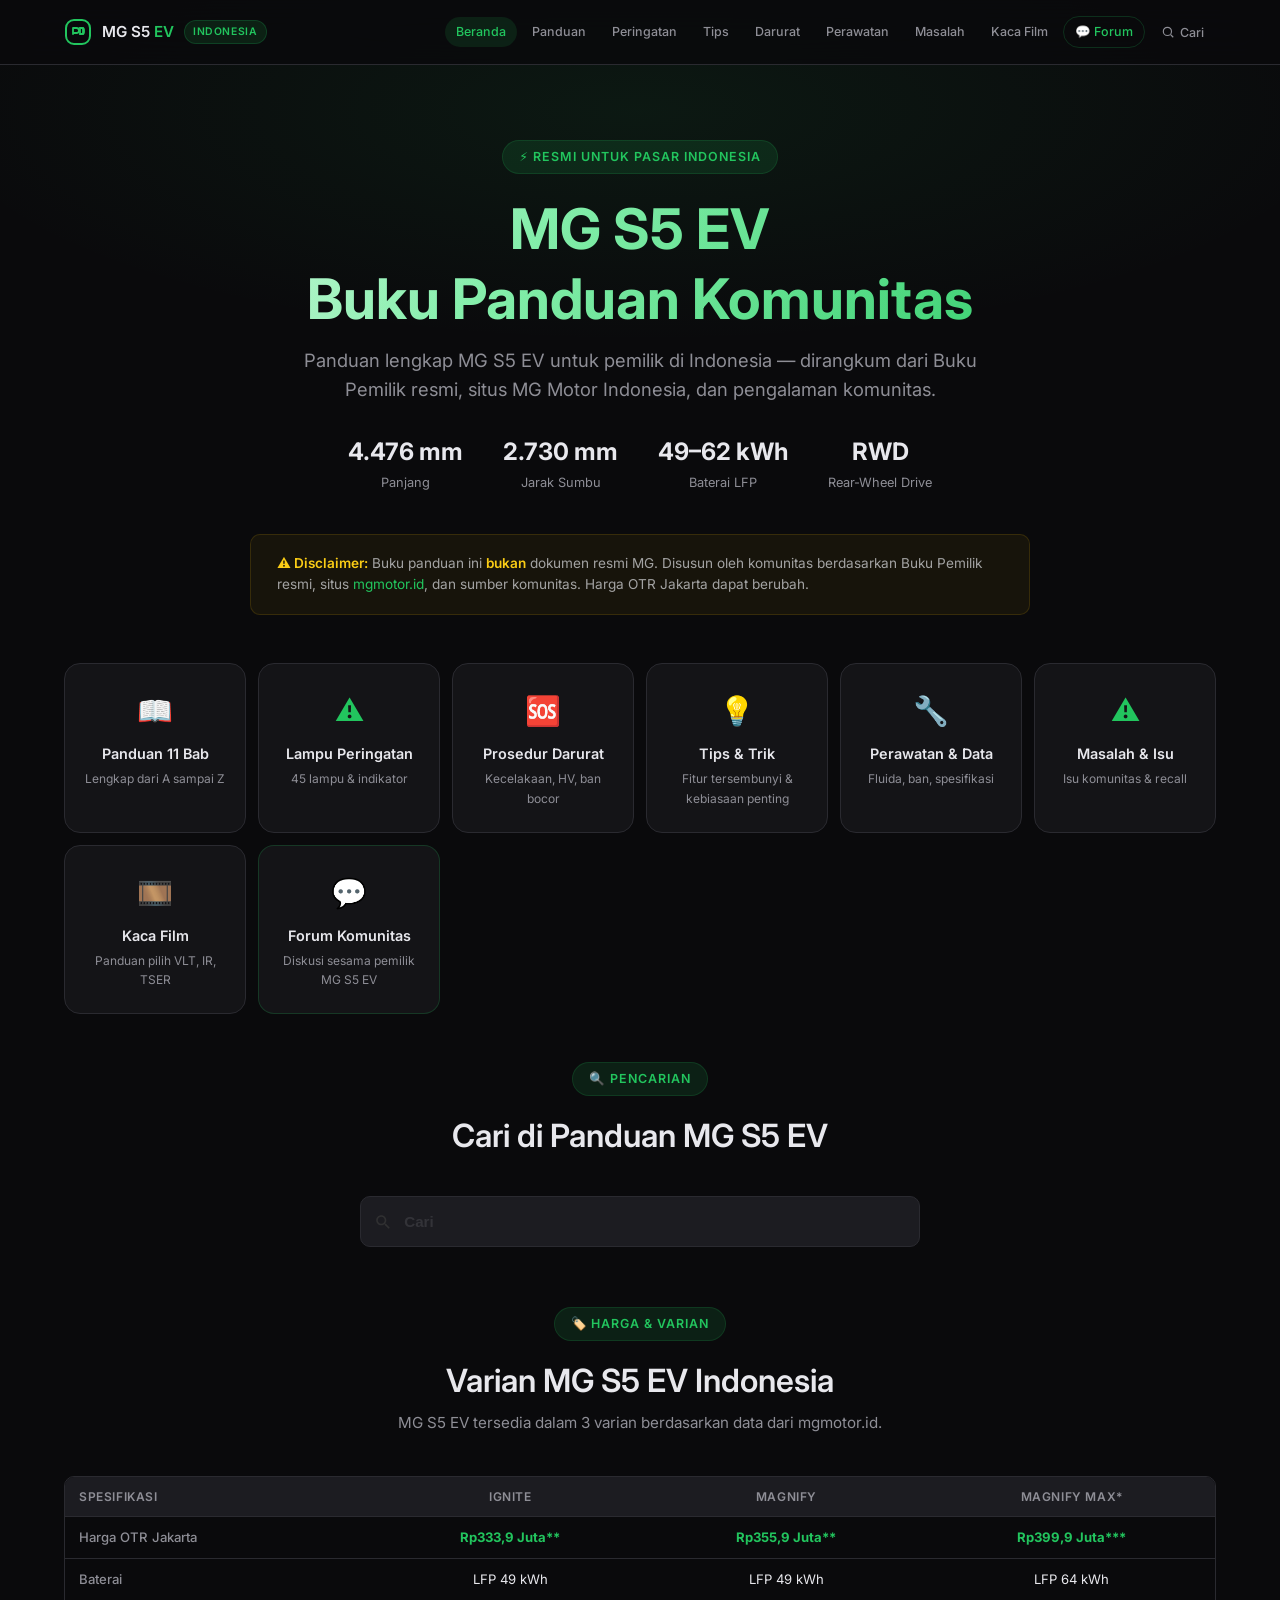
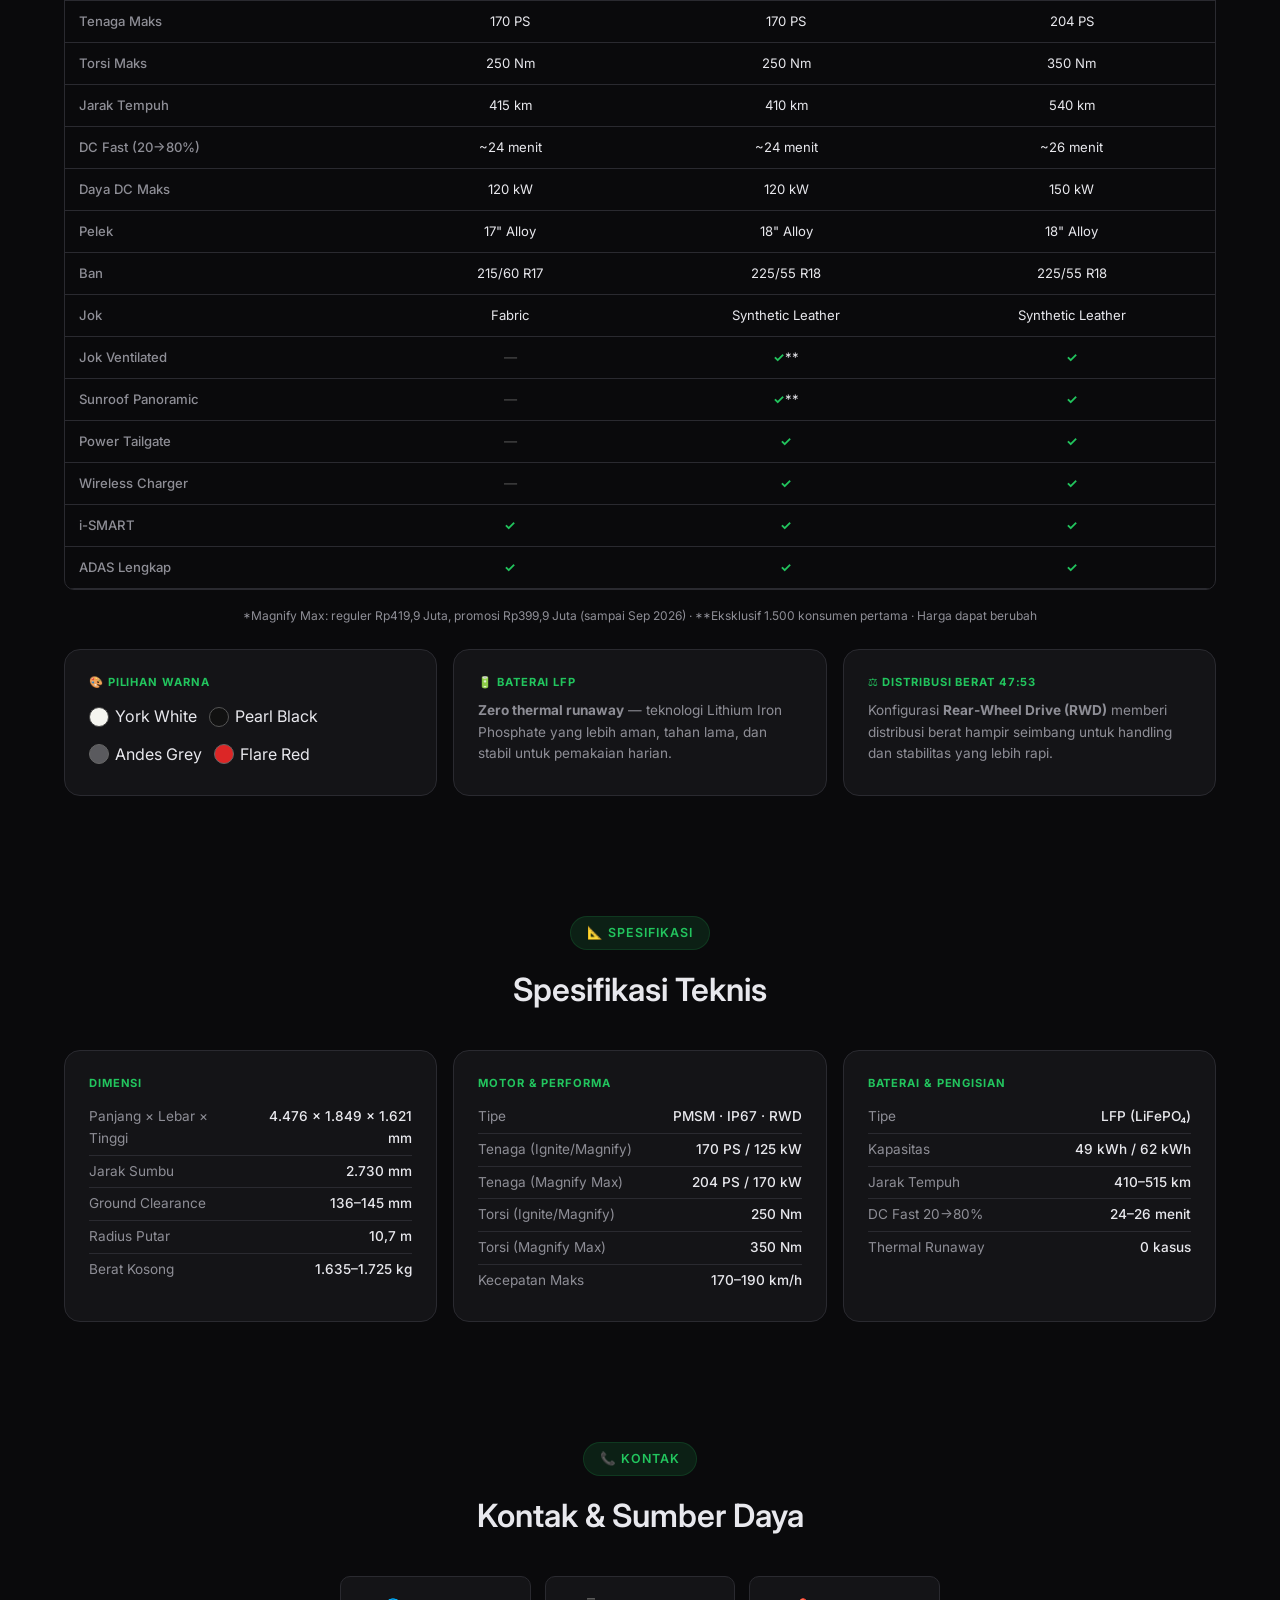
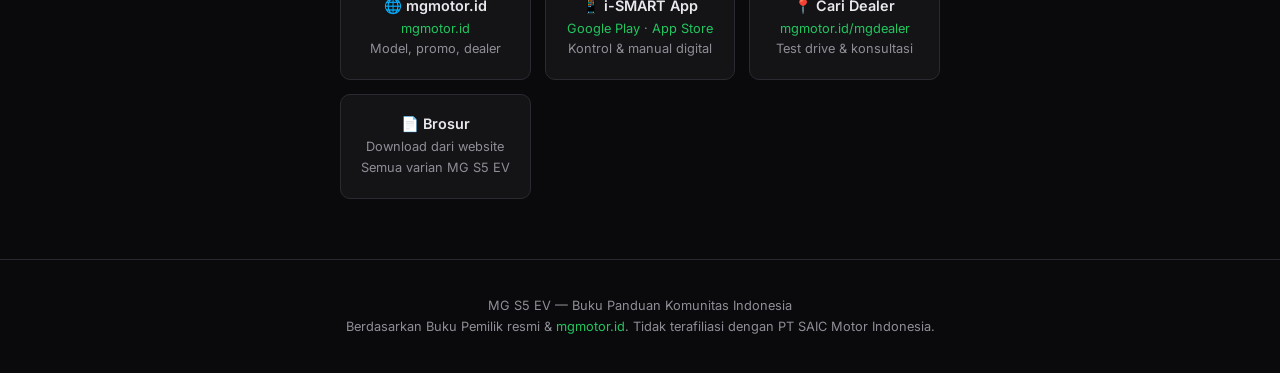
<file: index.html>
<!DOCTYPE html>
<html lang="id">
<head>
  <meta charset="UTF-8">
  <meta name="viewport" content="width=device-width, initial-scale=1.0">
  <link rel="sitemap" type="application/xml" title="Sitemap" href="sitemap.xml">
  <title>MG S5 EV — Buku Panduan Komunitas Indonesia</title>
  <link rel="preconnect" href="https://fonts.googleapis.com">
  <link rel="preconnect" href="https://fonts.gstatic.com" crossorigin>
  <link href="https://fonts.googleapis.com/css2?family=Inter:wght@300;400;500;600;700;800&family=JetBrains+Mono:wght@400;600&display=swap" rel="stylesheet">
  <link rel="stylesheet" href="style.css">
  <link rel="stylesheet" href="search.css">

  <meta name="description" content="Buku panduan komunitas MG S5 EV untuk pemilik di Indonesia: spesifikasi & harga varian Ignite, Magnify, Magnify Max, lampu peringatan, prosedur darurat, tips, perawatan, dan isu komunitas.">
  <link rel="canonical" href="https://mgs5.web.id/">
  <meta property="og:type" content="website">
  <meta property="og:site_name" content="MG S5 EV Indonesia">
  <meta property="og:title" content="MG S5 EV — Buku Panduan Komunitas Indonesia">
  <meta property="og:description" content="Buku panduan komunitas MG S5 EV untuk pemilik di Indonesia: spesifikasi & harga varian Ignite, Magnify, Magnify Max, lampu peringatan, prosedur darurat, tips, perawatan, dan isu komunitas.">
  <meta property="og:url" content="https://mgs5.web.id/">
  <meta property="og:image" content="https://mgs5.web.id/img/og-image.png">
  <meta property="og:image:width" content="1200">
  <meta property="og:image:height" content="630">
  <meta property="og:locale" content="id_ID">
  <meta property="og:locale:alternate" content="en_US">
  <meta name="twitter:card" content="summary_large_image">
  <meta name="twitter:title" content="MG S5 EV — Buku Panduan Komunitas Indonesia">
  <meta name="twitter:description" content="Buku panduan komunitas MG S5 EV untuk pemilik di Indonesia: spesifikasi & harga varian Ignite, Magnify, Magnify Max, lampu peringatan, prosedur darurat, tips, perawatan, dan isu komunitas.">
  <meta name="twitter:image" content="https://mgs5.web.id/img/og-image.png">
  <script type="application/ld+json">[{"@context": "https://schema.org", "@type": "WebSite", "name": "MG S5 EV Indonesia", "url": "https://mgs5.web.id/", "inLanguage": "id-ID", "description": "Buku panduan komunitas MG S5 EV untuk pemilik di Indonesia: spesifikasi & harga varian Ignite, Magnify, Magnify Max, lampu peringatan, prosedur darurat, tips, perawatan, dan isu komunitas."}, {"@context": "https://schema.org", "@type": "WebPage", "name": "MG S5 EV — Buku Panduan Komunitas Indonesia", "url": "https://mgs5.web.id/", "description": "Buku panduan komunitas MG S5 EV untuk pemilik di Indonesia: spesifikasi & harga varian Ignite, Magnify, Magnify Max, lampu peringatan, prosedur darurat, tips, perawatan, dan isu komunitas.", "inLanguage": "id-ID", "isPartOf": {"@type": "WebSite", "name": "MG S5 EV Indonesia", "url": "https://mgs5.web.id/"}}]</script>
</head>
<body>

<nav role="navigation" aria-label="Navigasi utama">
  <div class="container">
    <div class="nav-brand">
      <svg width="28" height="28" viewBox="0 0 28 28" fill="none" aria-hidden="true">
        <rect x="2" y="2" width="24" height="24" rx="8" stroke="#22c55e" stroke-width="2" fill="none"/>
        <path d="M9 16V10h3.5a2.5 2.5 0 0 1 0 5H9m10-5v6" stroke="#22c55e" stroke-width="1.8" stroke-linecap="round" stroke-linejoin="round"/>
        <path d="M20 12a2 2 0 0 0-2-2h-2v6h2a2 2 0 0 0 2-2v-2Z" stroke="#22c55e" stroke-width="1.8" stroke-linecap="round"/>
      </svg>
      <span>MG S5 <span class="brand-accent">EV</span></span>
      <span class="nav-badge">Indonesia</span>
    </div>
    <div class="nav-menu">
      <button type="button" id="nav-toggle-index" class="nav-toggle" aria-expanded="false" aria-controls="nav-links-index" aria-label="Buka navigasi">
        <span class="nav-toggle-bars" aria-hidden="true"><span></span><span></span><span></span></span>
      </button>
      <div class="nav-links" id="nav-links-index">
        <a href="index.html" class="active">Beranda</a>
        <a href="panduan.html">Panduan</a>
        <a href="peringatan.html">Peringatan</a>
        <a href="tips.html">Tips</a>
        <a href="darurat.html">Darurat</a>
        <a href="perawatan.html">Perawatan</a>
        <a href="masalah.html">Masalah</a>
        <a href="kacafilm.html">Kaca Film</a>
        <a href="https://mgs5.flarum.cloud" target="_blank" rel="noopener" class="forum-link">💬 Forum</a>
<button type="button" class="search-toggle" data-search-open aria-haspopup="dialog" aria-expanded="false" aria-label="Buka pencarian"><svg viewBox="0 0 24 24" fill="none" stroke="currentColor" stroke-width="2" aria-hidden="true"><circle cx="11" cy="11" r="7" /><path d="M21 21l-4.3-4.3" /></svg> Cari</button>
      </div>
    </div>
  </div>
</nav>

<header class="hero">
  <div class="container">
    <div class="hero-tag">⚡ Resmi untuk Pasar Indonesia</div>
    <h1>MG S5 EV<br>Buku Panduan Komunitas</h1>
    <p class="hero-sub">Panduan lengkap MG S5 EV untuk pemilik di Indonesia — dirangkum dari Buku Pemilik resmi, situs MG Motor Indonesia, dan pengalaman komunitas.</p>
    <div class="hero-stats">
      <div class="hero-stat"><div class="hero-stat-val">4.476 mm</div><div class="hero-stat-lbl">Panjang</div></div>
      <div class="hero-stat"><div class="hero-stat-val">2.730 mm</div><div class="hero-stat-lbl">Jarak Sumbu</div></div>
      <div class="hero-stat"><div class="hero-stat-val">49–62 kWh</div><div class="hero-stat-lbl">Baterai LFP</div></div>
      <div class="hero-stat"><div class="hero-stat-val">RWD</div><div class="hero-stat-lbl">Rear-Wheel Drive</div></div>
    </div>
  </div>
</header>

<div class="container">
  <div class="disclaimer-card" role="note" aria-label="Disclaimer sumber">
    <p><strong>⚠️ Disclaimer:</strong> Buku panduan ini <strong>bukan</strong> dokumen resmi MG. Disusun oleh komunitas berdasarkan Buku Pemilik resmi, situs <a href="https://www.mgmotor.id/mgmodels/mgs5ev" target="_blank" rel="noopener">mgmotor.id</a>, dan sumber komunitas. Harga OTR Jakarta dapat berubah.</p>
  </div>

  <div class="quick-nav">
    <a href="panduan.html" class="card quick-nav-card">
      <div class="quick-nav-icon">📖</div>
      <div class="quick-nav-title">Panduan 11 Bab</div>
      <div class="quick-nav-meta">Lengkap dari A sampai Z</div>
    </a>
    <a href="peringatan.html" class="card quick-nav-card">
      <div class="quick-nav-icon">⚠️</div>
      <div class="quick-nav-title">Lampu Peringatan</div>
      <div class="quick-nav-meta">45 lampu &amp; indikator</div>
    </a>
    <a href="darurat.html" class="card quick-nav-card">
      <div class="quick-nav-icon">🆘</div>
      <div class="quick-nav-title">Prosedur Darurat</div>
      <div class="quick-nav-meta">Kecelakaan, HV, ban bocor</div>
    </a>
    <a href="tips.html" class="card quick-nav-card">
      <div class="quick-nav-icon">💡</div>
      <div class="quick-nav-title">Tips &amp; Trik</div>
      <div class="quick-nav-meta">Fitur tersembunyi &amp; kebiasaan penting</div>
    </a>
    <a href="perawatan.html" class="card quick-nav-card">
      <div class="quick-nav-icon">🔧</div>
      <div class="quick-nav-title">Perawatan &amp; Data</div>
      <div class="quick-nav-meta">Fluida, ban, spesifikasi</div>
    </a>
    <a href="masalah.html" class="card quick-nav-card">
      <div class="quick-nav-icon">⚠️</div>
      <div class="quick-nav-title">Masalah &amp; Isu</div>
      <div class="quick-nav-meta">Isu komunitas &amp; recall</div>
    </a>
    <a href="kacafilm.html" class="card quick-nav-card">
      <div class="quick-nav-icon">🎞️</div>
      <div class="quick-nav-title">Kaca Film</div>
      <div class="quick-nav-meta">Panduan pilih VLT, IR, TSER</div>
    </a>
    <a href="https://mgs5.flarum.cloud" target="_blank" rel="noopener" class="card quick-nav-card is-forum">
      <div class="quick-nav-icon">💬</div>
      <div class="quick-nav-title accent-text">Forum Komunitas</div>
      <div class="quick-nav-meta">Diskusi sesama pemilik MG S5 EV</div>
    </a>
  </div>
</div>

<div class="container">
  <div class="section-header">
    <div class="hero-tag">🔍 Pencarian</div>
    <h2 id="cari-di-panduan-mg-s5-ev">Cari di Panduan MG S5 EV</h2>
  </div>
  <div id="hero-search" class="hero-search"></div>
</div>

<section class="section section-tight" id="varian">
  <div class="container">
    <div class="section-header">
      <div class="hero-tag">🏷️ Harga &amp; Varian</div>
      <h2 id="varian-mg-s5-ev-indonesia">Varian MG S5 EV Indonesia</h2>
      <p>MG S5 EV tersedia dalam 3 varian berdasarkan data dari mgmotor.id.</p>
    </div>
    <div class="table-wrap">
      <table>
        <thead>
          <tr>
            <th scope="col">Spesifikasi</th>
            <th class="center" scope="col">Ignite</th>
            <th class="center" scope="col">Magnify</th>
            <th class="center" scope="col">Magnify Max*</th>
          </tr>
        </thead>
        <tbody>
          <tr><td>Harga OTR Jakarta</td><td class="center accent-value">Rp333,9 Juta**</td><td class="center accent-value">Rp355,9 Juta**</td><td class="center accent-value">Rp399,9 Juta***</td></tr>
          <tr><td>Baterai</td><td class="center">LFP 49 kWh</td><td class="center">LFP 49 kWh</td><td class="center">LFP 64 kWh</td></tr>
          <tr><td>Tenaga Maks</td><td class="center">170 PS</td><td class="center">170 PS</td><td class="center">204 PS</td></tr>
          <tr><td>Torsi Maks</td><td class="center">250 Nm</td><td class="center">250 Nm</td><td class="center">350 Nm</td></tr>
          <tr><td>Jarak Tempuh</td><td class="center">415 km</td><td class="center">410 km</td><td class="center">540 km</td></tr>
          <tr><td>DC Fast (20→80%)</td><td class="center">~24 menit</td><td class="center">~24 menit</td><td class="center">~26 menit</td></tr>
          <tr><td>Daya DC Maks</td><td class="center">120 kW</td><td class="center">120 kW</td><td class="center">150 kW</td></tr>
          <tr><td>Pelek</td><td class="center">17&quot; Alloy</td><td class="center">18&quot; Alloy</td><td class="center">18&quot; Alloy</td></tr>
          <tr><td>Ban</td><td class="center">215/60 R17</td><td class="center">225/55 R18</td><td class="center">225/55 R18</td></tr>
          <tr><td>Jok</td><td class="center">Fabric</td><td class="center">Synthetic Leather</td><td class="center">Synthetic Leather</td></tr>
          <tr><td>Jok Ventilated</td><td class="center"><span class="dash">—</span></td><td class="center"><span class="check">✓</span>**</td><td class="center"><span class="check">✓</span></td></tr>
          <tr><td>Sunroof Panoramic</td><td class="center"><span class="dash">—</span></td><td class="center"><span class="check">✓</span>**</td><td class="center"><span class="check">✓</span></td></tr>
          <tr><td>Power Tailgate</td><td class="center"><span class="dash">—</span></td><td class="center"><span class="check">✓</span></td><td class="center"><span class="check">✓</span></td></tr>
          <tr><td>Wireless Charger</td><td class="center"><span class="dash">—</span></td><td class="center"><span class="check">✓</span></td><td class="center"><span class="check">✓</span></td></tr>
          <tr><td>i-SMART</td><td class="center"><span class="check">✓</span></td><td class="center"><span class="check">✓</span></td><td class="center"><span class="check">✓</span></td></tr>
          <tr><td>ADAS Lengkap</td><td class="center"><span class="check">✓</span></td><td class="center"><span class="check">✓</span></td><td class="center"><span class="check">✓</span></td></tr>
        </tbody>
      </table>
    </div>
    <p class="muted-note">*Magnify Max: reguler Rp419,9 Juta, promosi Rp399,9 Juta (sampai Sep 2026) · **Eksklusif 1.500 konsumen pertama · Harga dapat berubah</p>

    <div class="info-grid-3 mt-24">
      <div class="card">
        <div class="label">🎨 Pilihan Warna</div>
        <div class="swatch-list">
          <span class="swatch-item"><span class="swatch-dot white"></span>York White</span>
          <span class="swatch-item"><span class="swatch-dot black"></span>Pearl Black</span>
          <span class="swatch-item"><span class="swatch-dot gray"></span>Andes Grey</span>
          <span class="swatch-item"><span class="swatch-dot red"></span>Flare Red</span>
        </div>
      </div>
      <div class="card">
        <div class="label">🔋 Baterai LFP</div>
        <p class="mt-8"><strong>Zero thermal runaway</strong> — teknologi Lithium Iron Phosphate yang lebih aman, tahan lama, dan stabil untuk pemakaian harian.</p>
      </div>
      <div class="card">
        <div class="label">⚖️ Distribusi Berat 47:53</div>
        <p class="mt-8">Konfigurasi <strong>Rear-Wheel Drive (RWD)</strong> memberi distribusi berat hampir seimbang untuk handling dan stabilitas yang lebih rapi.</p>
      </div>
    </div>
  </div>
</section>

<section class="section section-tight">
  <div class="container">
    <div class="section-header">
      <div class="hero-tag">📐 Spesifikasi</div>
      <h2 id="spesifikasi-teknis">Spesifikasi Teknis</h2>
    </div>
    <div class="spec-grid">
      <div class="card">
        <div class="label">Dimensi</div>
        <div class="spec-row"><span class="key">Panjang × Lebar × Tinggi</span><span class="val">4.476 × 1.849 × 1.621 mm</span></div>
        <div class="spec-row"><span class="key">Jarak Sumbu</span><span class="val">2.730 mm</span></div>
        <div class="spec-row"><span class="key">Ground Clearance</span><span class="val">136–145 mm</span></div>
        <div class="spec-row"><span class="key">Radius Putar</span><span class="val">10,7 m</span></div>
        <div class="spec-row"><span class="key">Berat Kosong</span><span class="val">1.635–1.725 kg</span></div>
      </div>
      <div class="card">
        <div class="label">Motor &amp; Performa</div>
        <div class="spec-row"><span class="key">Tipe</span><span class="val">PMSM · IP67 · RWD</span></div>
        <div class="spec-row"><span class="key">Tenaga (Ignite/Magnify)</span><span class="val">170 PS / 125 kW</span></div>
        <div class="spec-row"><span class="key">Tenaga (Magnify Max)</span><span class="val">204 PS / 170 kW</span></div>
        <div class="spec-row"><span class="key">Torsi (Ignite/Magnify)</span><span class="val">250 Nm</span></div>
        <div class="spec-row"><span class="key">Torsi (Magnify Max)</span><span class="val">350 Nm</span></div>
        <div class="spec-row"><span class="key">Kecepatan Maks</span><span class="val">170–190 km/h</span></div>
      </div>
      <div class="card">
        <div class="label">Baterai &amp; Pengisian</div>
        <div class="spec-row"><span class="key">Tipe</span><span class="val">LFP (LiFePO₄)</span></div>
        <div class="spec-row"><span class="key">Kapasitas</span><span class="val">49 kWh / 62 kWh</span></div>
        <div class="spec-row"><span class="key">Jarak Tempuh</span><span class="val">410–515 km</span></div>
        <div class="spec-row"><span class="key">DC Fast 20→80%</span><span class="val">24–26 menit</span></div>
        <div class="spec-row"><span class="key">Thermal Runaway</span><span class="val accent-text">0 kasus</span></div>
      </div>
    </div>
  </div>
</section>

<section class="section section-tight" id="kontak">
  <div class="container">
    <div class="section-header">
      <div class="hero-tag">📞 Kontak</div>
      <h2 id="kontak-amp-sumber-daya">Kontak &amp; Sumber Daya</h2>
    </div>
    <div class="app-grid compact">
      <div class="app-item"><h3 id="mgmotorid">🌐 mgmotor.id</h3><p><a href="https://www.mgmotor.id" target="_blank" rel="noopener">mgmotor.id</a><br>Model, promo, dealer</p></div>
      <div class="app-item"><h3 id="i-smart-app">📱 i-SMART App</h3><p><a href="https://play.google.com/store/apps/details?id=com.saicmotor.iov.indonesian" target="_blank" rel="noopener">Google Play</a> · <a href="https://apps.apple.com/id/app/mg-i-smart/id1560301186" target="_blank" rel="noopener">App Store</a><br>Kontrol &amp; manual digital</p></div>
      <div class="app-item"><h3 id="cari-dealer">📍 Cari Dealer</h3><p><a href="https://www.mgmotor.id/mgdealer" target="_blank" rel="noopener">mgmotor.id/mgdealer</a><br>Test drive &amp; konsultasi</p></div>
      <div class="app-item"><h3 id="brosur">📄 Brosur</h3><p>Download dari website<br>Semua varian MG S5 EV</p></div>
    </div>
  </div>
</section>

<footer role="contentinfo">
  <div class="container">
    <p class="mb-0">MG S5 EV — Buku Panduan Komunitas Indonesia</p>
    <p>Berdasarkan Buku Pemilik resmi &amp; <a href="https://www.mgmotor.id/mgmodels/mgs5ev" target="_blank" rel="noopener">mgmotor.id</a>. Tidak terafiliasi dengan PT SAIC Motor Indonesia.</p>
  </div>
</footer>

<div class="search-modal" id="search-modal" role="dialog" aria-modal="true" aria-hidden="true" aria-label="Pencarian situs">
  <div class="search-modal-panel">
    <div class="search-modal-head">
      <span class="sm-title">🔍 Cari di panduan MG S5 EV</span>
      <button type="button" class="search-modal-close" id="search-modal-close" aria-label="Tutup pencarian">&times;</button>
    </div>
    <div id="search-modal-panel"></div>
  </div>
</div>
<script src="search.js"></script>
</body>
</html>
</file>
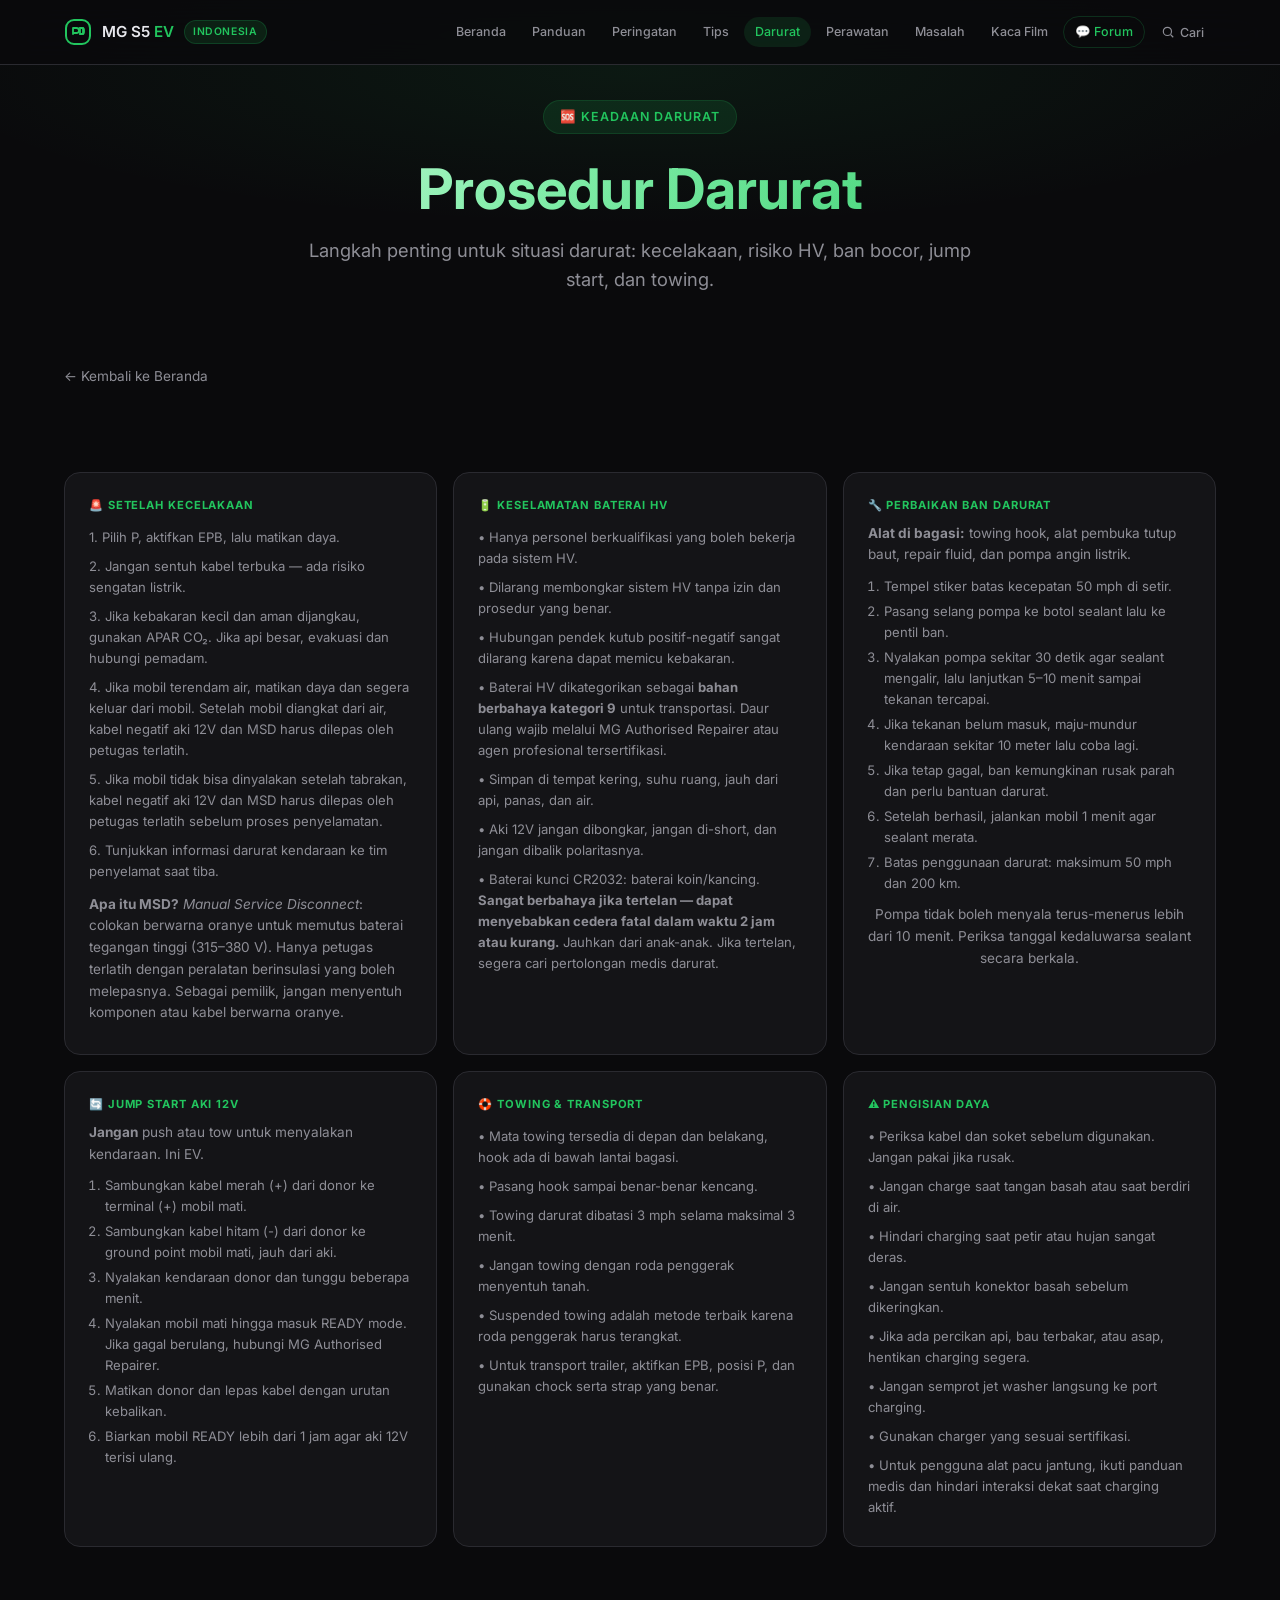
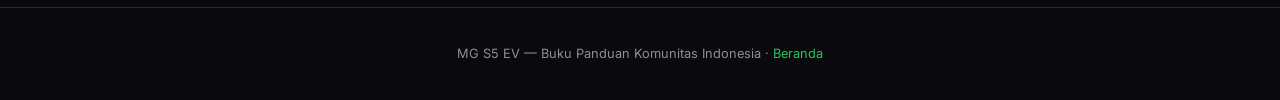
<file: darurat.html>
<!DOCTYPE html>
<html lang="id">
<head>
  <meta charset="UTF-8">
  <meta name="viewport" content="width=device-width, initial-scale=1.0">
  <link rel="sitemap" type="application/xml" title="Sitemap" href="sitemap.xml">
  <title>Prosedur Darurat — MG S5 EV Indonesia</title>
  <link rel="preconnect" href="https://fonts.googleapis.com">
  <link rel="preconnect" href="https://fonts.gstatic.com" crossorigin>
  <link href="https://fonts.googleapis.com/css2?family=Inter:wght@300;400;500;600;700;800&display=swap" rel="stylesheet">
  <link rel="stylesheet" href="style.css">
  <link rel="stylesheet" href="search.css">

  <meta name="description" content="Prosedur darurat MG S5 EV: kecelakaan, keselamatan baterai HV, penanganan ban bocor, gendongan derek, dan langkah aman menghadapi kondisi darurat.">
  <link rel="canonical" href="https://mgs5.web.id/darurat.html">
  <meta property="og:type" content="website">
  <meta property="og:site_name" content="MG S5 EV Indonesia">
  <meta property="og:title" content="Prosedur Darurat — MG S5 EV Indonesia">
  <meta property="og:description" content="Prosedur darurat MG S5 EV: kecelakaan, keselamatan baterai HV, penanganan ban bocor, gendongan derek, dan langkah aman menghadapi kondisi darurat.">
  <meta property="og:url" content="https://mgs5.web.id/darurat.html">
  <meta property="og:image" content="https://mgs5.web.id/img/og-image.png">
  <meta property="og:image:width" content="1200">
  <meta property="og:image:height" content="630">
  <meta property="og:locale" content="id_ID">
  <meta property="og:locale:alternate" content="en_US">
  <meta name="twitter:card" content="summary_large_image">
  <meta name="twitter:title" content="Prosedur Darurat — MG S5 EV Indonesia">
  <meta name="twitter:description" content="Prosedur darurat MG S5 EV: kecelakaan, keselamatan baterai HV, penanganan ban bocor, gendongan derek, dan langkah aman menghadapi kondisi darurat.">
  <meta name="twitter:image" content="https://mgs5.web.id/img/og-image.png">
  <script type="application/ld+json">[{"@context": "https://schema.org", "@type": "WebPage", "name": "Prosedur Darurat — MG S5 EV Indonesia", "url": "https://mgs5.web.id/darurat.html", "description": "Prosedur darurat MG S5 EV: kecelakaan, keselamatan baterai HV, penanganan ban bocor, gendongan derek, dan langkah aman menghadapi kondisi darurat.", "inLanguage": "id-ID", "isPartOf": {"@type": "WebSite", "name": "MG S5 EV Indonesia", "url": "https://mgs5.web.id/"}}]</script>
</head>
<body>

<nav role="navigation" aria-label="Navigasi utama">
  <div class="container">
    <div class="nav-brand">
      <svg width="28" height="28" viewBox="0 0 28 28" fill="none" aria-hidden="true">
        <rect x="2" y="2" width="24" height="24" rx="8" stroke="#22c55e" stroke-width="2" fill="none"/>
        <path d="M9 16V10h3.5a2.5 2.5 0 0 1 0 5H9m10-5v6" stroke="#22c55e" stroke-width="1.8" stroke-linecap="round" stroke-linejoin="round"/>
        <path d="M20 12a2 2 0 0 0-2-2h-2v6h2a2 2 0 0 0 2-2v-2Z" stroke="#22c55e" stroke-width="1.8" stroke-linecap="round"/>
      </svg>
      <span>MG S5 <span class="brand-accent">EV</span></span>
      <span class="nav-badge">Indonesia</span>
    </div>
    <div class="nav-menu">
      <button type="button" id="nav-toggle-darurat" class="nav-toggle" aria-expanded="false" aria-controls="nav-links-darurat" aria-label="Buka navigasi">
        <span class="nav-toggle-bars" aria-hidden="true"><span></span><span></span><span></span></span>
      </button>
      <div class="nav-links" id="nav-links-darurat">
        <a href="index.html">Beranda</a>
        <a href="panduan.html">Panduan</a>
        <a href="peringatan.html">Peringatan</a>
        <a href="tips.html">Tips</a>
        <a href="darurat.html" class="active">Darurat</a>
        <a href="perawatan.html">Perawatan</a>
        <a href="masalah.html">Masalah</a>
        <a href="kacafilm.html">Kaca Film</a>
        <a href="https://mgs5.flarum.cloud" target="_blank" rel="noopener" class="forum-link">💬 Forum</a>
<button type="button" class="search-toggle" data-search-open aria-haspopup="dialog" aria-expanded="false" aria-label="Buka pencarian"><svg viewBox="0 0 24 24" fill="none" stroke="currentColor" stroke-width="2" aria-hidden="true"><circle cx="11" cy="11" r="7" /><path d="M21 21l-4.3-4.3" /></svg> Cari</button>
      </div>
    </div>
  </div>
</nav>

<header class="hero hero-sm">
  <div class="container">
    <div class="hero-tag">🆘 Keadaan Darurat</div>
    <h1>Prosedur Darurat</h1>
    <p class="hero-sub">Langkah penting untuk situasi darurat: kecelakaan, risiko HV, ban bocor, jump start, dan towing.</p>
  </div>
</header>

<div class="container">
  <a href="index.html" class="back-link">← Kembali ke Beranda</a>

  <section class="section section-tight">
    <div class="emer-grid">
      <div class="card">
        <div class="label">🚨 Setelah Kecelakaan</div>
        <ul>
          <li>1. Pilih P, aktifkan EPB, lalu matikan daya.</li>
          <li>2. Jangan sentuh kabel terbuka — ada risiko sengatan listrik.</li>
          <li>3. Jika kebakaran kecil dan aman dijangkau, gunakan APAR CO₂. Jika api besar, evakuasi dan hubungi pemadam.</li>
          <li>4. Jika mobil terendam air, matikan daya dan segera keluar dari mobil. Setelah mobil diangkat dari air, kabel negatif aki 12V dan MSD harus dilepas oleh petugas terlatih.</li>
          <li>5. Jika mobil tidak bisa dinyalakan setelah tabrakan, kabel negatif aki 12V dan MSD harus dilepas oleh petugas terlatih sebelum proses penyelamatan.</li>
          <li>6. Tunjukkan informasi darurat kendaraan ke tim penyelamat saat tiba.</li>
        </ul>
        <p class="mt-8"><strong>Apa itu MSD?</strong> <em>Manual Service Disconnect</em>: colokan berwarna oranye untuk memutus baterai tegangan tinggi (315–380 V). Hanya petugas terlatih dengan peralatan berinsulasi yang boleh melepasnya. Sebagai pemilik, jangan menyentuh komponen atau kabel berwarna oranye.</p>
      </div>

      <div class="card">
        <div class="label">🔋 Keselamatan Baterai HV</div>
        <ul>
          <li>• Hanya personel berkualifikasi yang boleh bekerja pada sistem HV.</li>
          <li>• Dilarang membongkar sistem HV tanpa izin dan prosedur yang benar.</li>
          <li>• Hubungan pendek kutub positif-negatif sangat dilarang karena dapat memicu kebakaran.</li>
          <li>• Baterai HV dikategorikan sebagai <strong>bahan berbahaya kategori 9</strong> untuk transportasi. Daur ulang wajib melalui MG Authorised Repairer atau agen profesional tersertifikasi.</li>
          <li>• Simpan di tempat kering, suhu ruang, jauh dari api, panas, dan air.</li>
          <li>• Aki 12V jangan dibongkar, jangan di-short, dan jangan dibalik polaritasnya.</li>
          <li>• Baterai kunci CR2032: baterai koin/kancing. <strong>Sangat berbahaya jika tertelan — dapat menyebabkan cedera fatal dalam waktu 2 jam atau kurang.</strong> Jauhkan dari anak-anak. Jika tertelan, segera cari pertolongan medis darurat.</li>
        </ul>
      </div>

      <div class="card">
        <div class="label">🔧 Perbaikan Ban Darurat</div>
        <p><strong>Alat di bagasi:</strong> towing hook, alat pembuka tutup baut, repair fluid, dan pompa angin listrik.</p>
        <ol>
          <li>Tempel stiker batas kecepatan 50 mph di setir.</li>
          <li>Pasang selang pompa ke botol sealant lalu ke pentil ban.</li>
          <li>Nyalakan pompa sekitar 30 detik agar sealant mengalir, lalu lanjutkan 5–10 menit sampai tekanan tercapai.</li>
          <li>Jika tekanan belum masuk, maju-mundur kendaraan sekitar 10 meter lalu coba lagi.</li>
          <li>Jika tetap gagal, ban kemungkinan rusak parah dan perlu bantuan darurat.</li>
          <li>Setelah berhasil, jalankan mobil 1 menit agar sealant merata.</li>
          <li>Batas penggunaan darurat: maksimum 50 mph dan 200 km.</li>
        </ol>
        <p class="muted-note mt-8">Pompa tidak boleh menyala terus-menerus lebih dari 10 menit. Periksa tanggal kedaluwarsa sealant secara berkala.</p>
      </div>

      <div class="card">
        <div class="label">🔄 Jump Start Aki 12V</div>
        <p><strong>Jangan</strong> push atau tow untuk menyalakan kendaraan. Ini EV.</p>
        <ol>
          <li>Sambungkan kabel merah (+) dari donor ke terminal (+) mobil mati.</li>
          <li>Sambungkan kabel hitam (-) dari donor ke ground point mobil mati, jauh dari aki.</li>
          <li>Nyalakan kendaraan donor dan tunggu beberapa menit.</li>
          <li>Nyalakan mobil mati hingga masuk READY mode. Jika gagal berulang, hubungi MG Authorised Repairer.</li>
          <li>Matikan donor dan lepas kabel dengan urutan kebalikan.</li>
          <li>Biarkan mobil READY lebih dari 1 jam agar aki 12V terisi ulang.</li>
        </ol>
      </div>

      <div class="card">
        <div class="label">🛟 Towing &amp; Transport</div>
        <ul>
          <li>• Mata towing tersedia di depan dan belakang, hook ada di bawah lantai bagasi.</li>
          <li>• Pasang hook sampai benar-benar kencang.</li>
          <li>• Towing darurat dibatasi 3 mph selama maksimal 3 menit.</li>
          <li>• Jangan towing dengan roda penggerak menyentuh tanah.</li>
          <li>• Suspended towing adalah metode terbaik karena roda penggerak harus terangkat.</li>
          <li>• Untuk transport trailer, aktifkan EPB, posisi P, dan gunakan chock serta strap yang benar.</li>
        </ul>
      </div>

      <div class="card">
        <div class="label">⚠️ Pengisian Daya</div>
        <ul>
          <li>• Periksa kabel dan soket sebelum digunakan. Jangan pakai jika rusak.</li>
          <li>• Jangan charge saat tangan basah atau saat berdiri di air.</li>
          <li>• Hindari charging saat petir atau hujan sangat deras.</li>
          <li>• Jangan sentuh konektor basah sebelum dikeringkan.</li>
          <li>• Jika ada percikan api, bau terbakar, atau asap, hentikan charging segera.</li>
          <li>• Jangan semprot jet washer langsung ke port charging.</li>
          <li>• Gunakan charger yang sesuai sertifikasi.</li>
          <li>• Untuk pengguna alat pacu jantung, ikuti panduan medis dan hindari interaksi dekat saat charging aktif.</li>
        </ul>
      </div>
    </div>
  </section>
</div>

<footer role="contentinfo">
  <div class="container">
    <p>MG S5 EV — Buku Panduan Komunitas Indonesia · <a href="index.html">Beranda</a></p>
  </div>
</footer>

<div class="search-modal" id="search-modal" role="dialog" aria-modal="true" aria-hidden="true" aria-label="Pencarian situs">
  <div class="search-modal-panel">
    <div class="search-modal-head">
      <span class="sm-title">🔍 Cari di panduan MG S5 EV</span>
      <button type="button" class="search-modal-close" id="search-modal-close" aria-label="Tutup pencarian">&times;</button>
    </div>
    <div id="search-modal-panel"></div>
  </div>
</div>
<script src="search.js"></script>
</body>
</html>
</file>
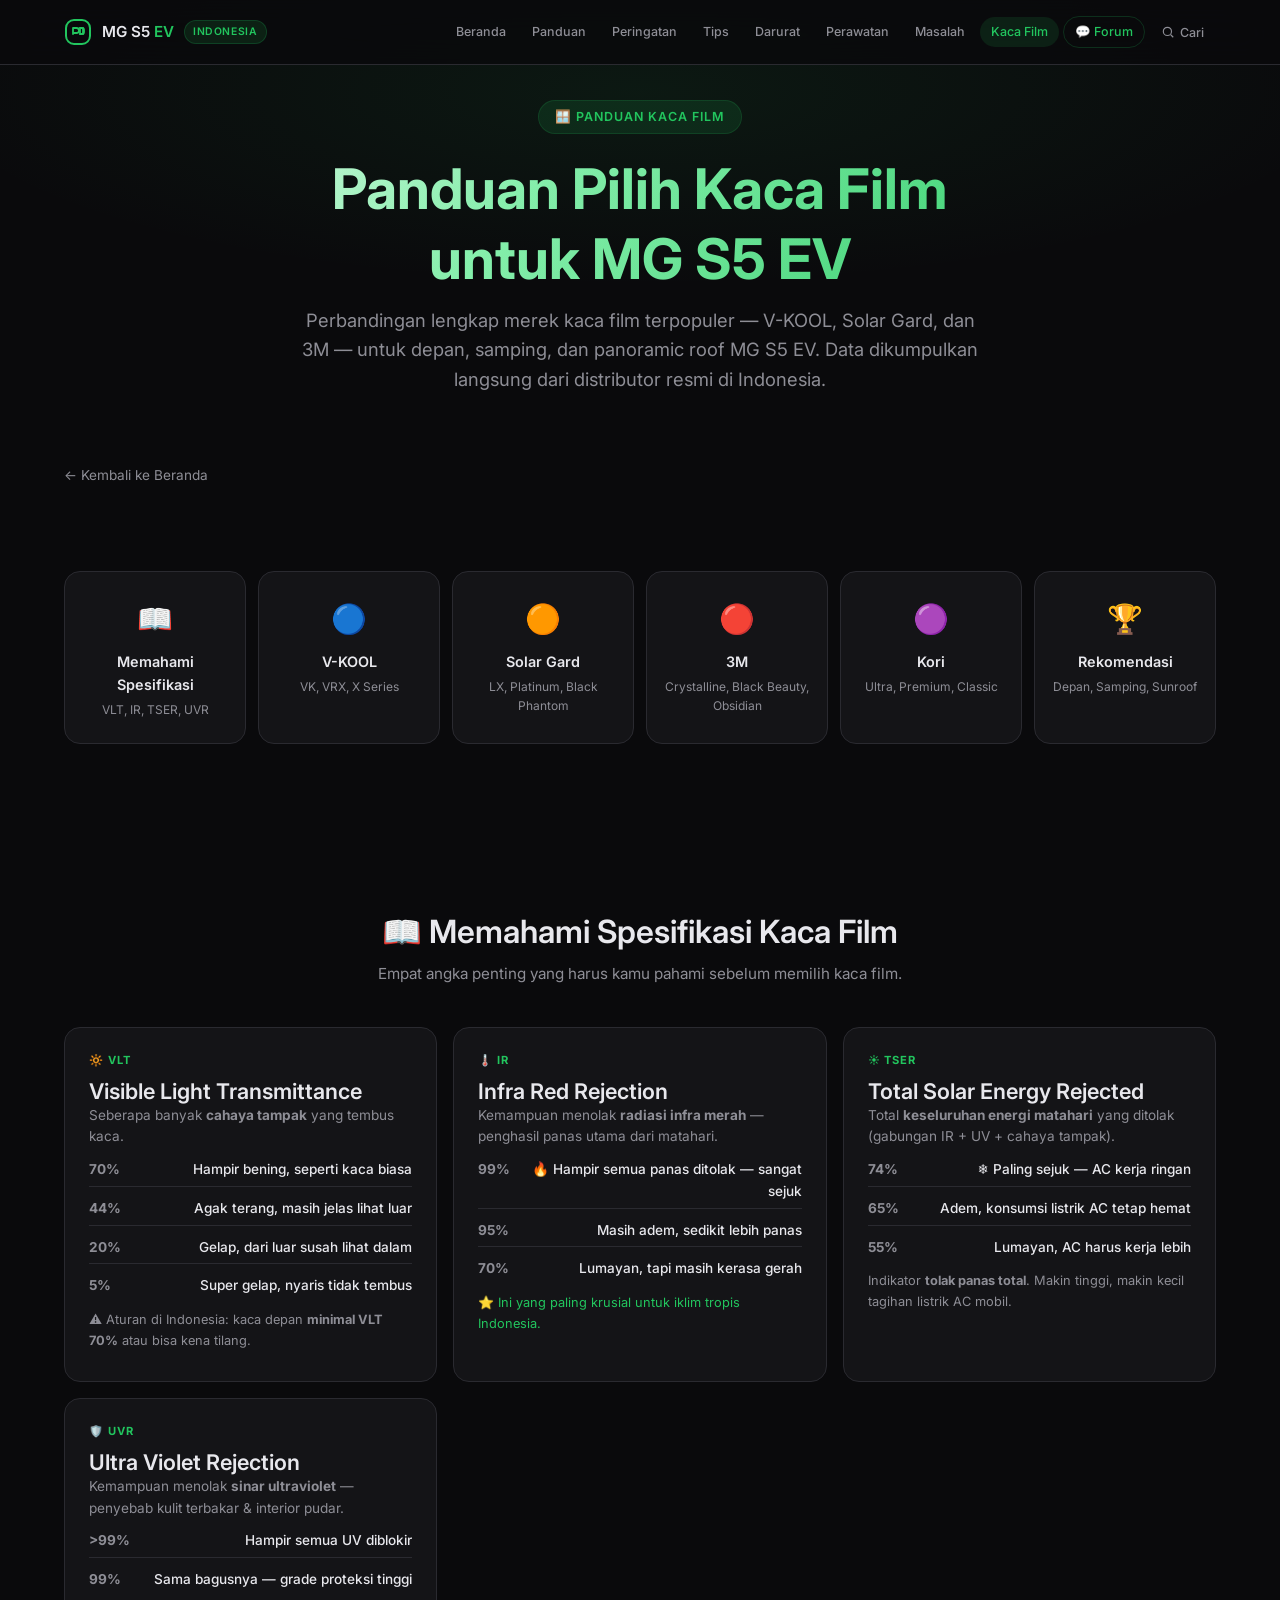
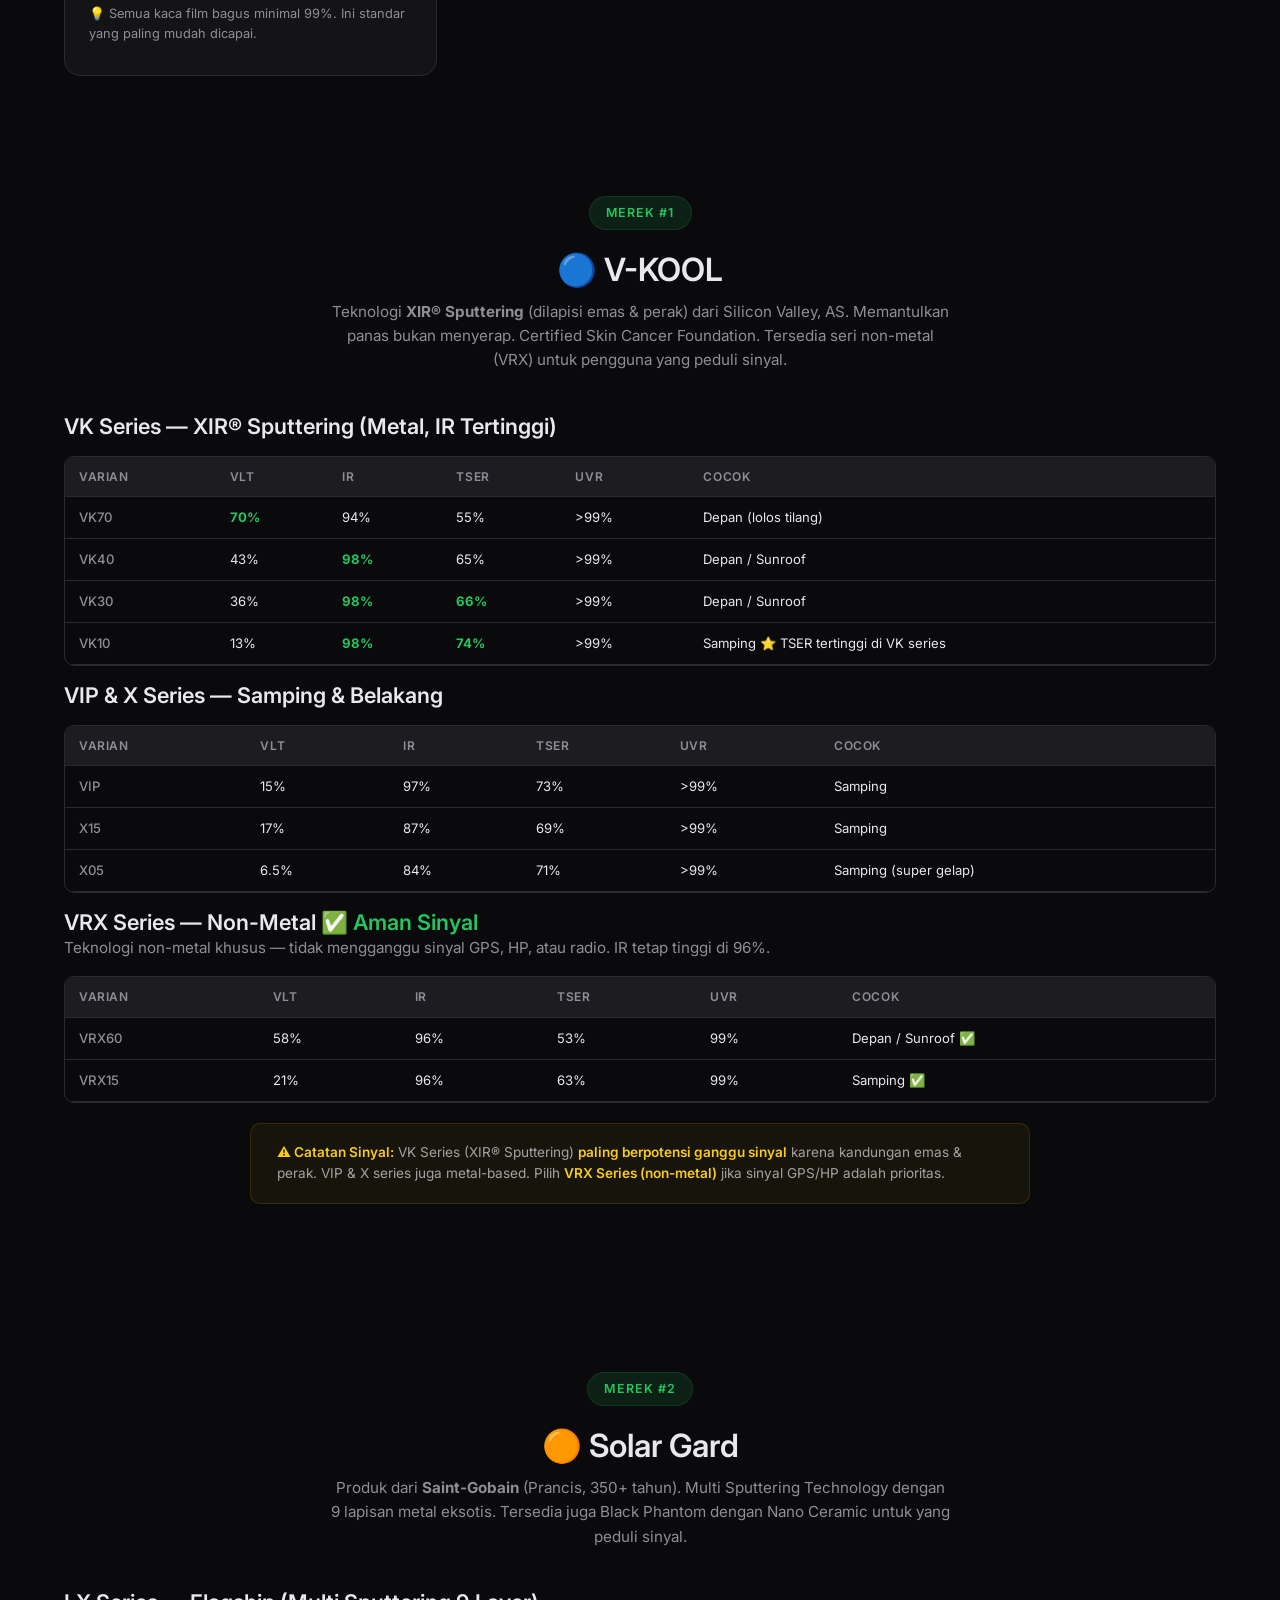
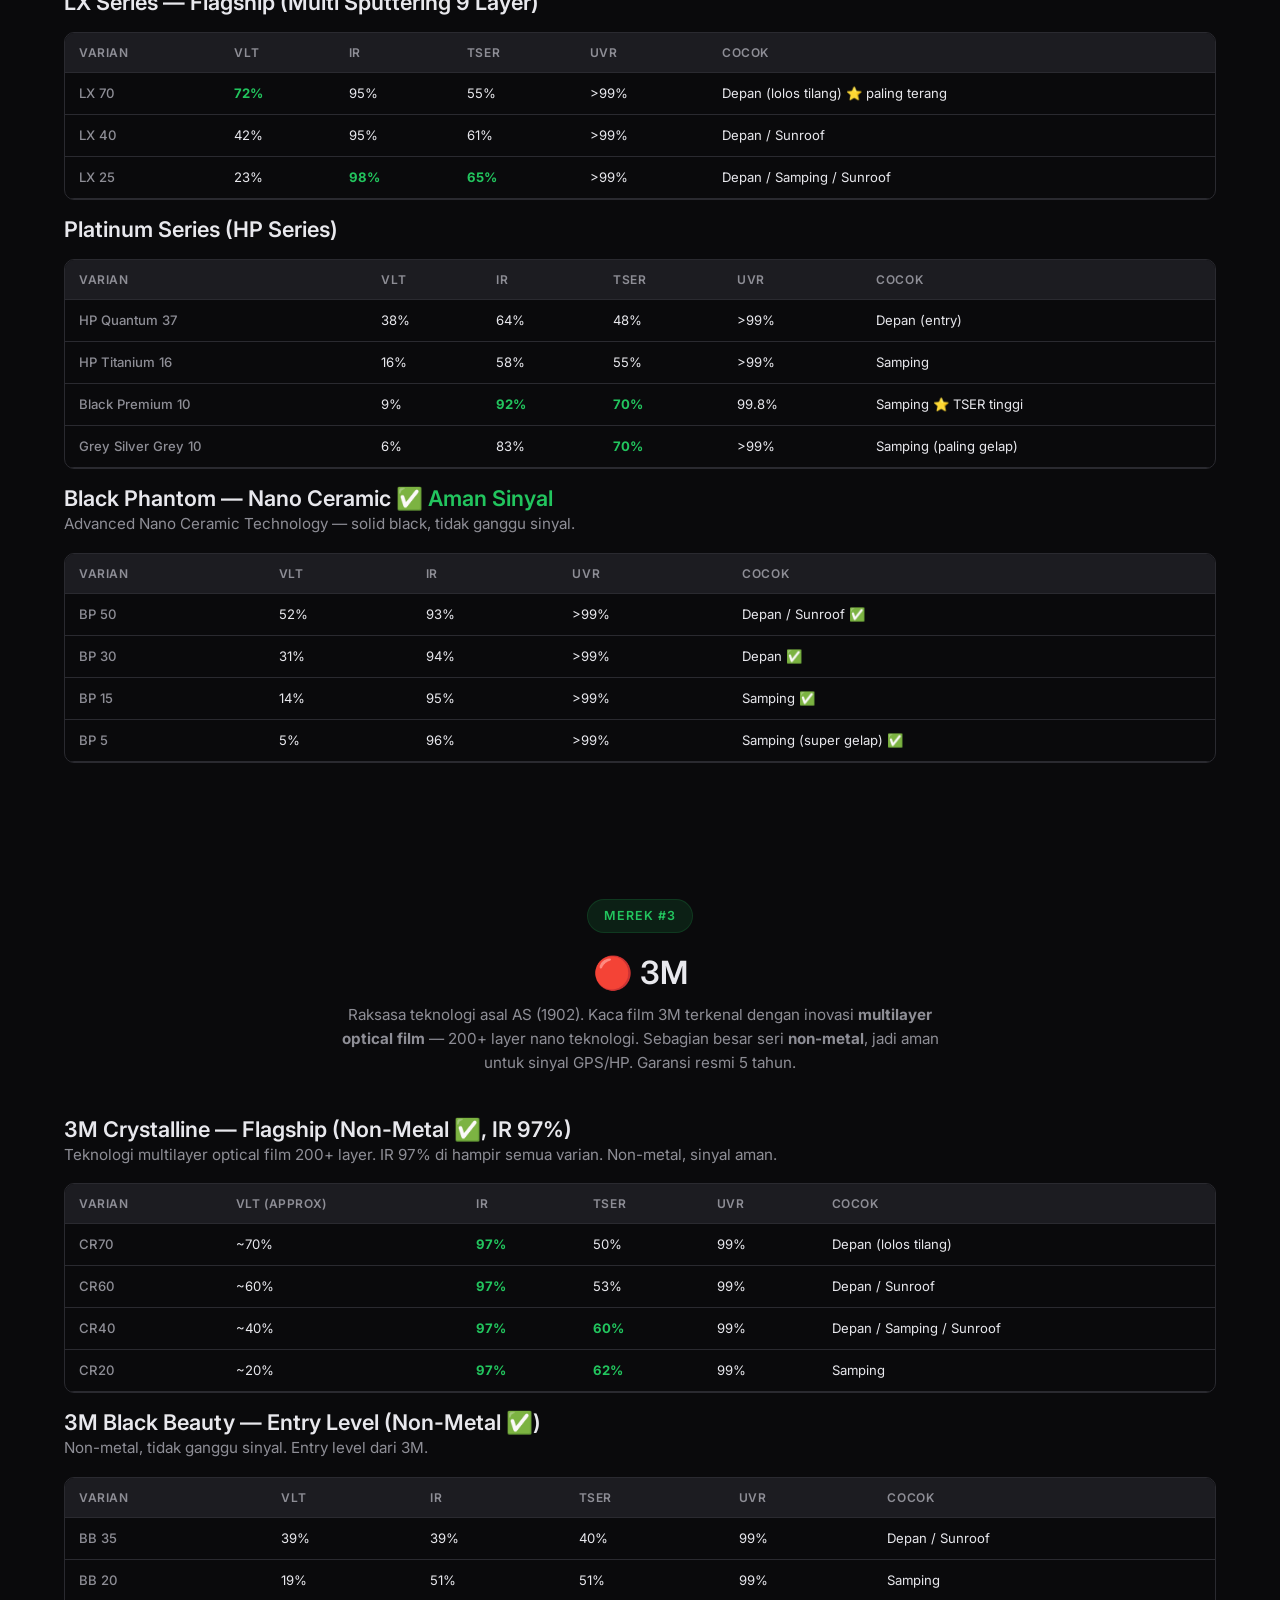
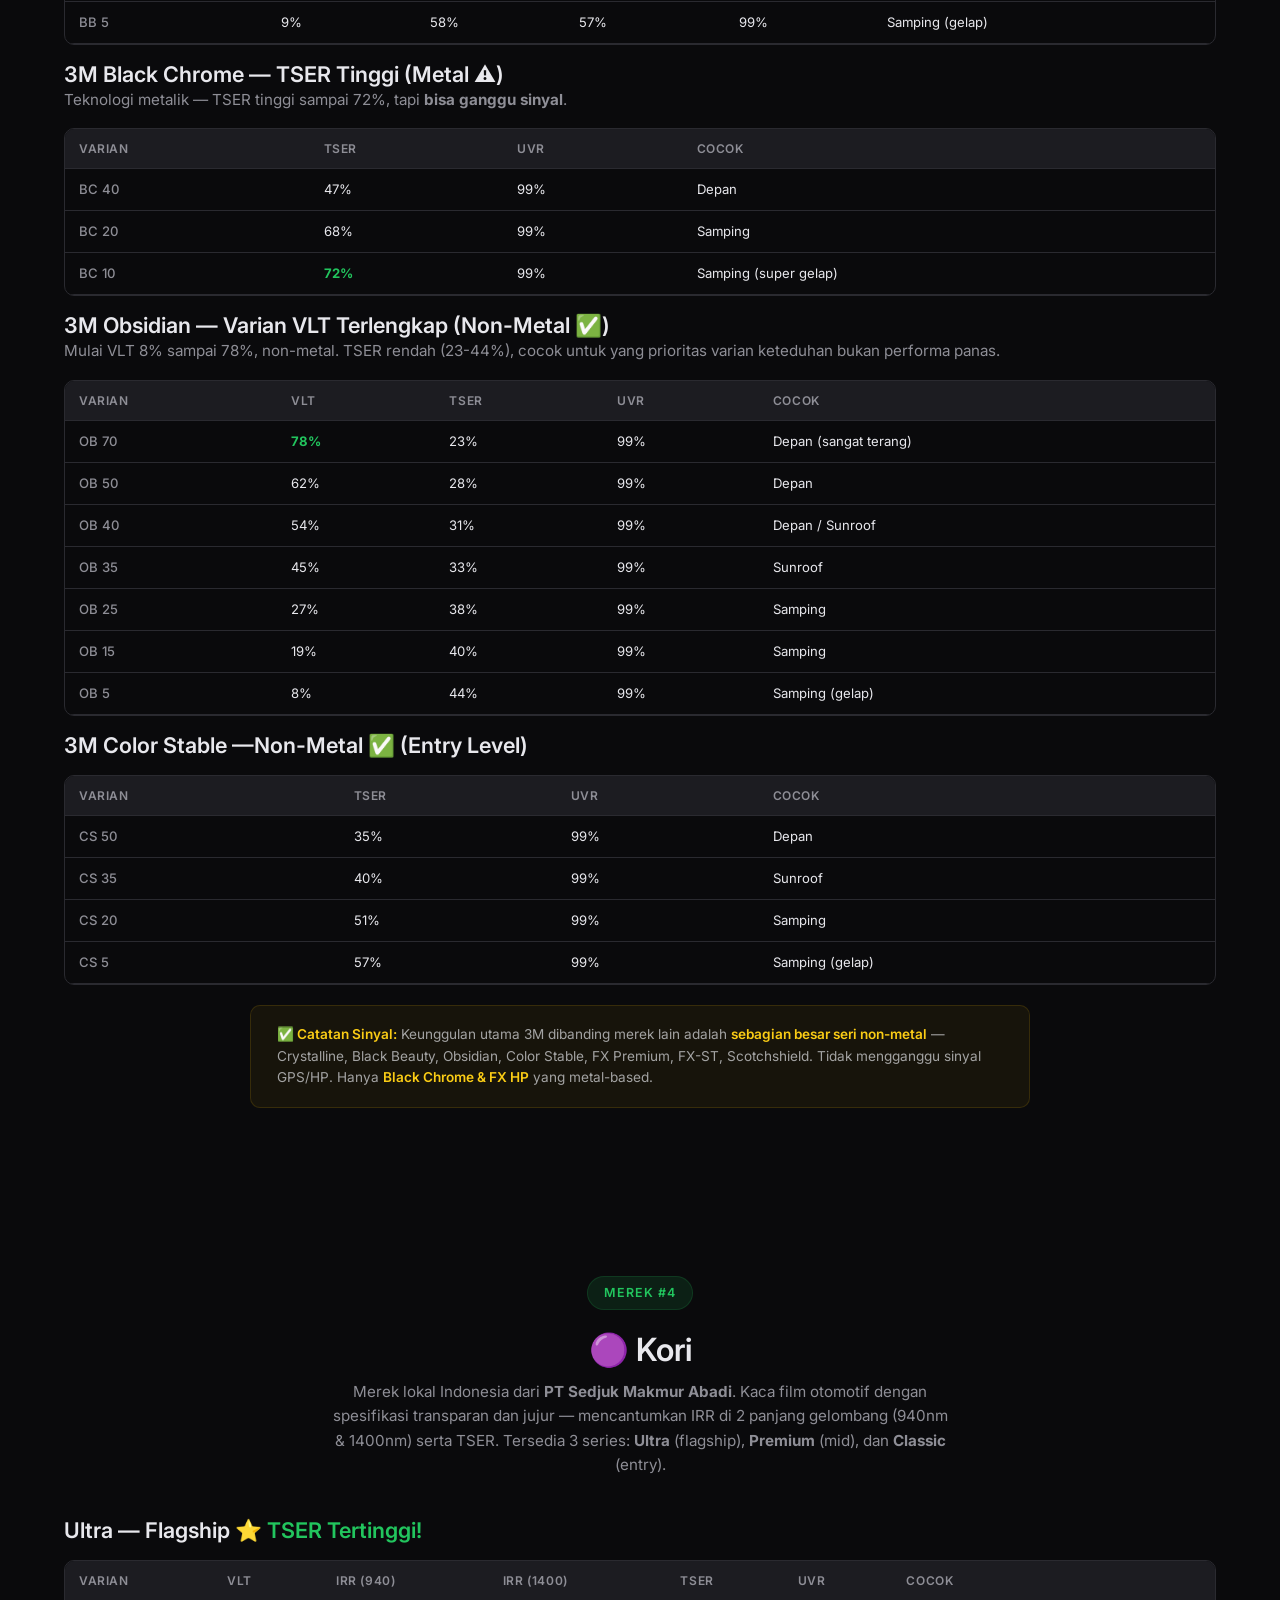
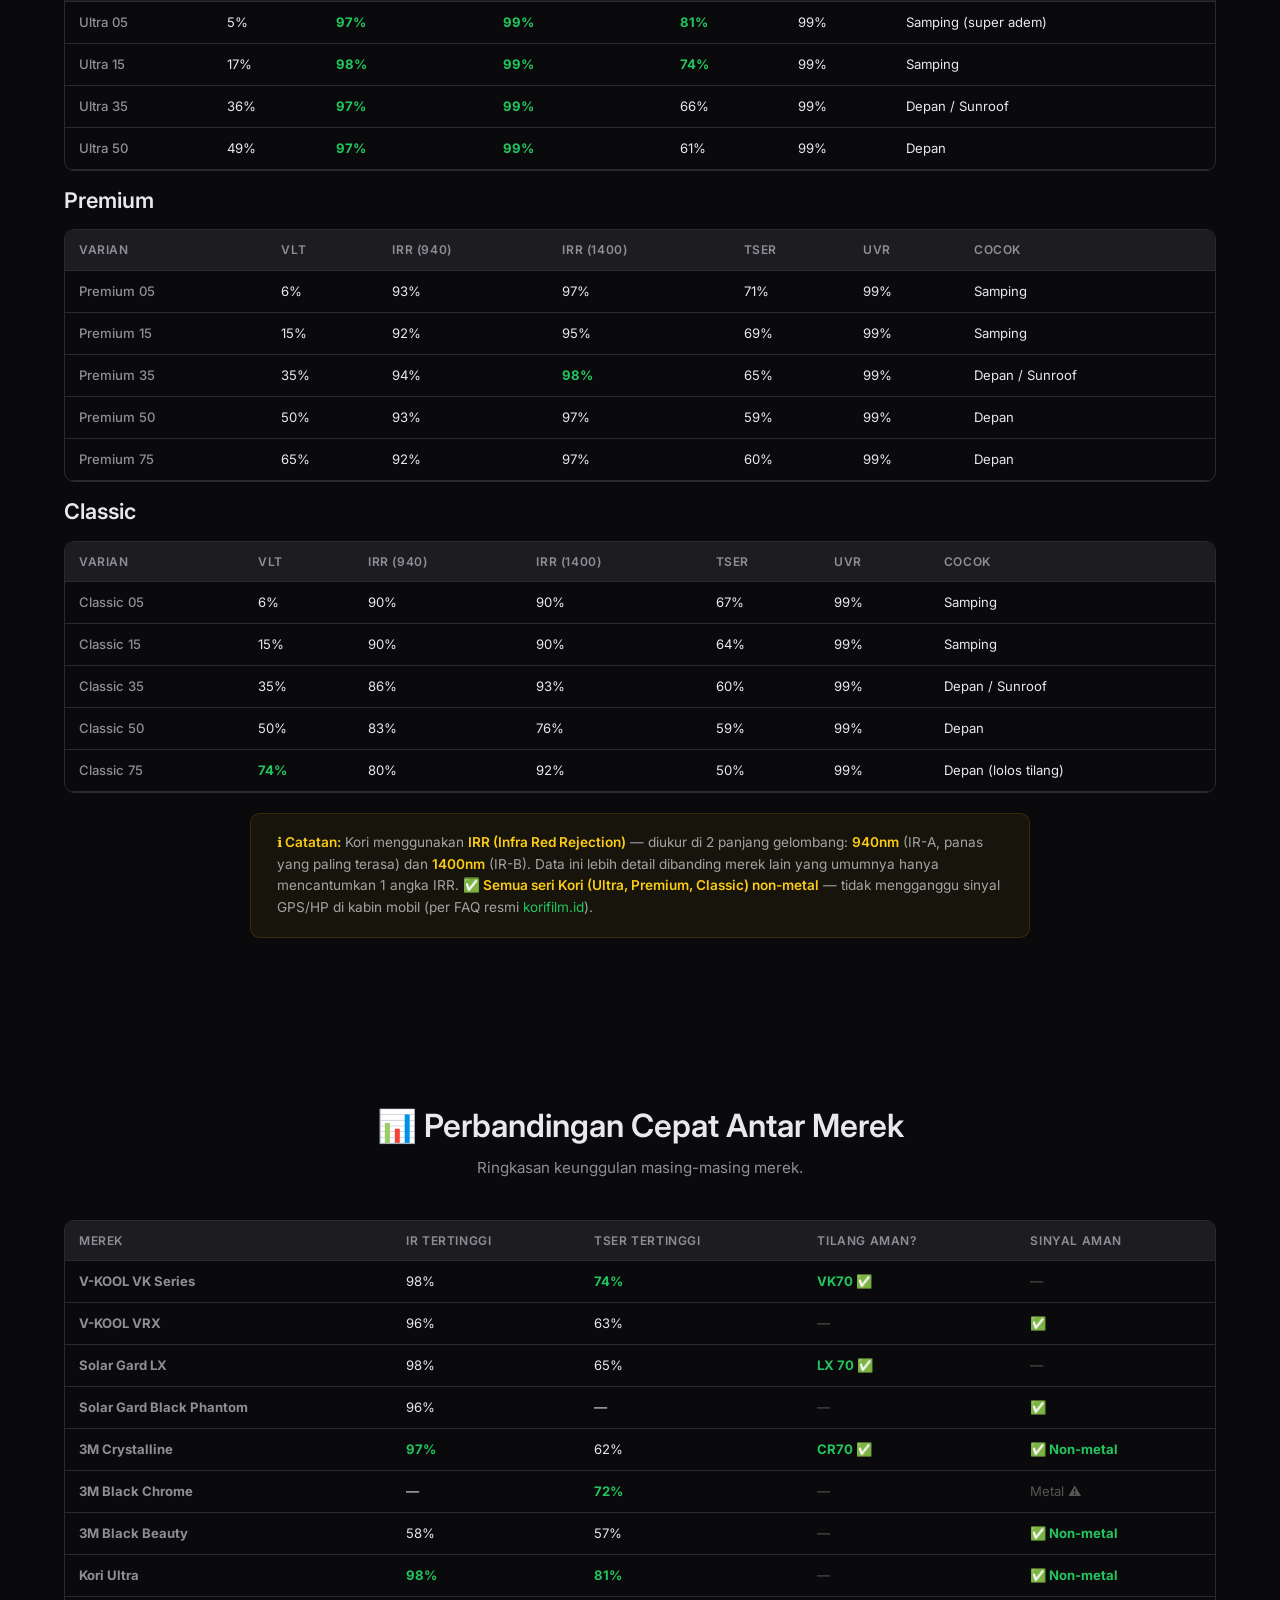
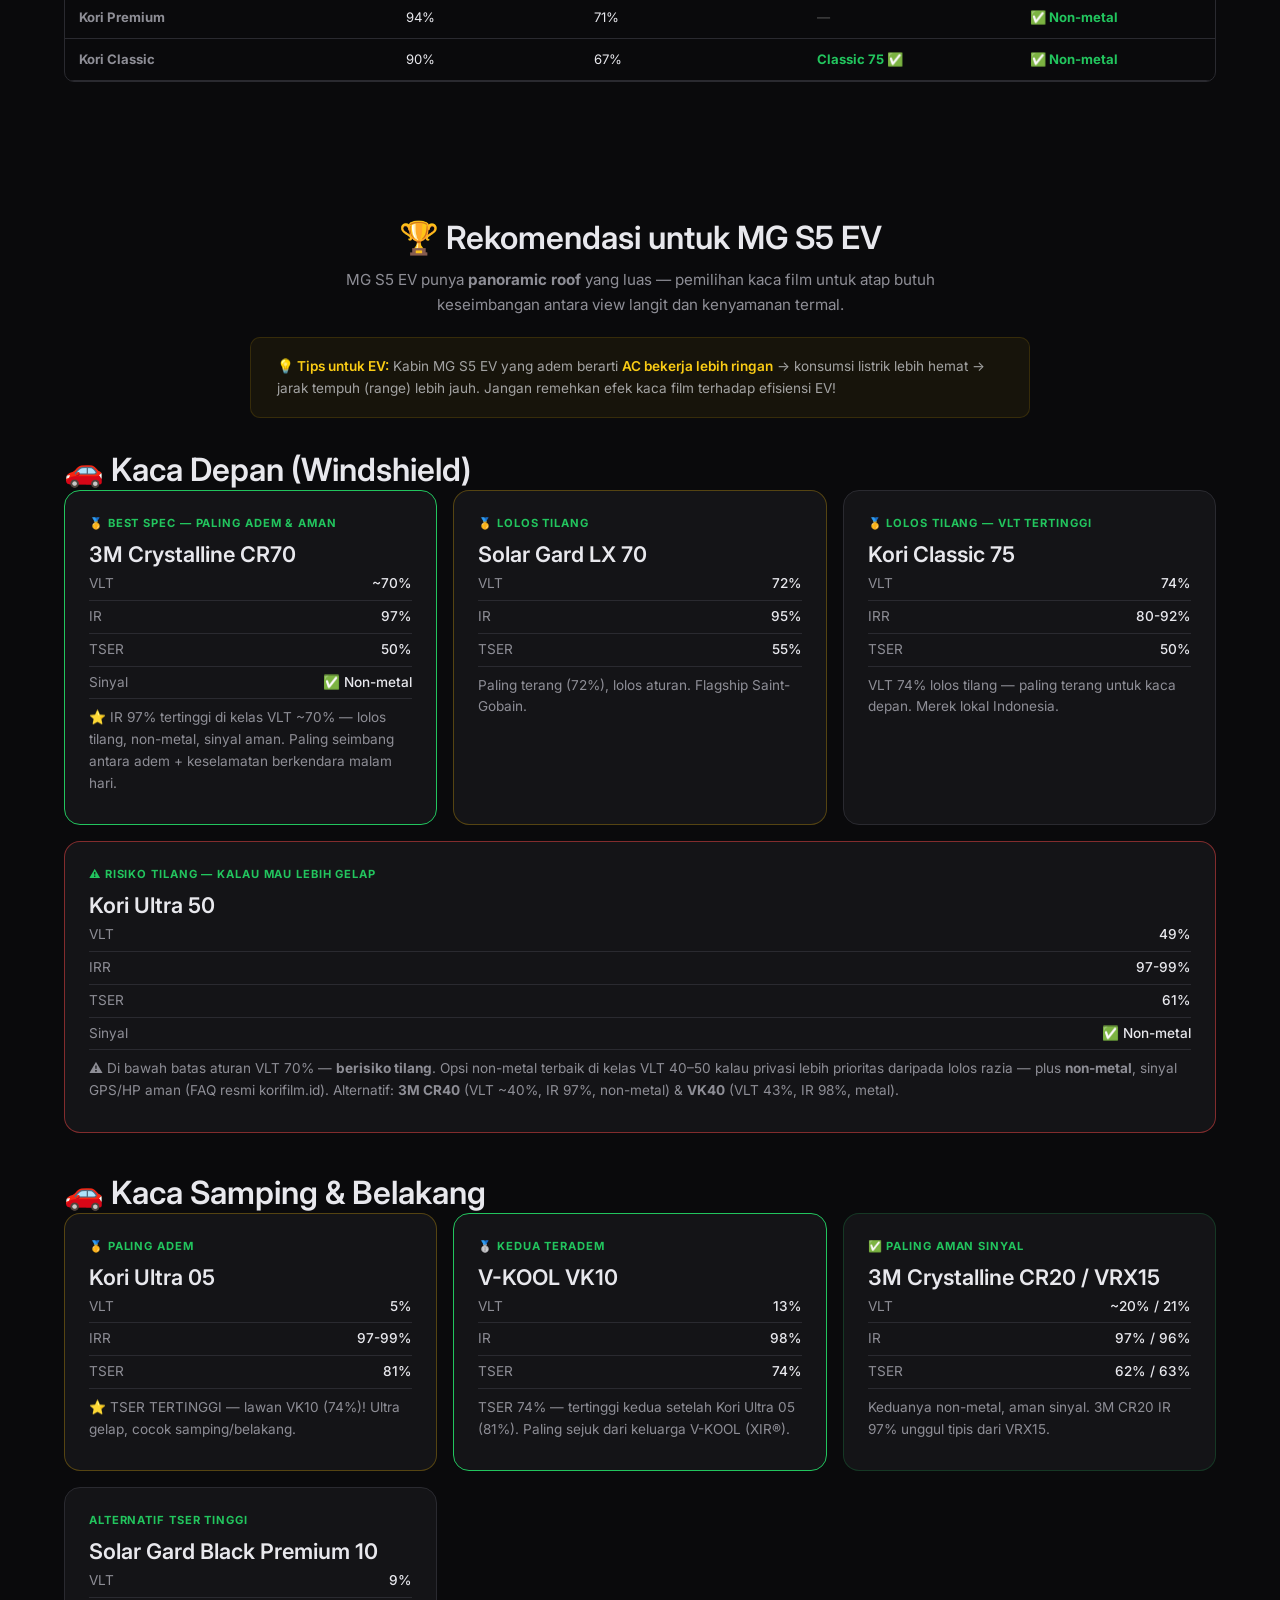
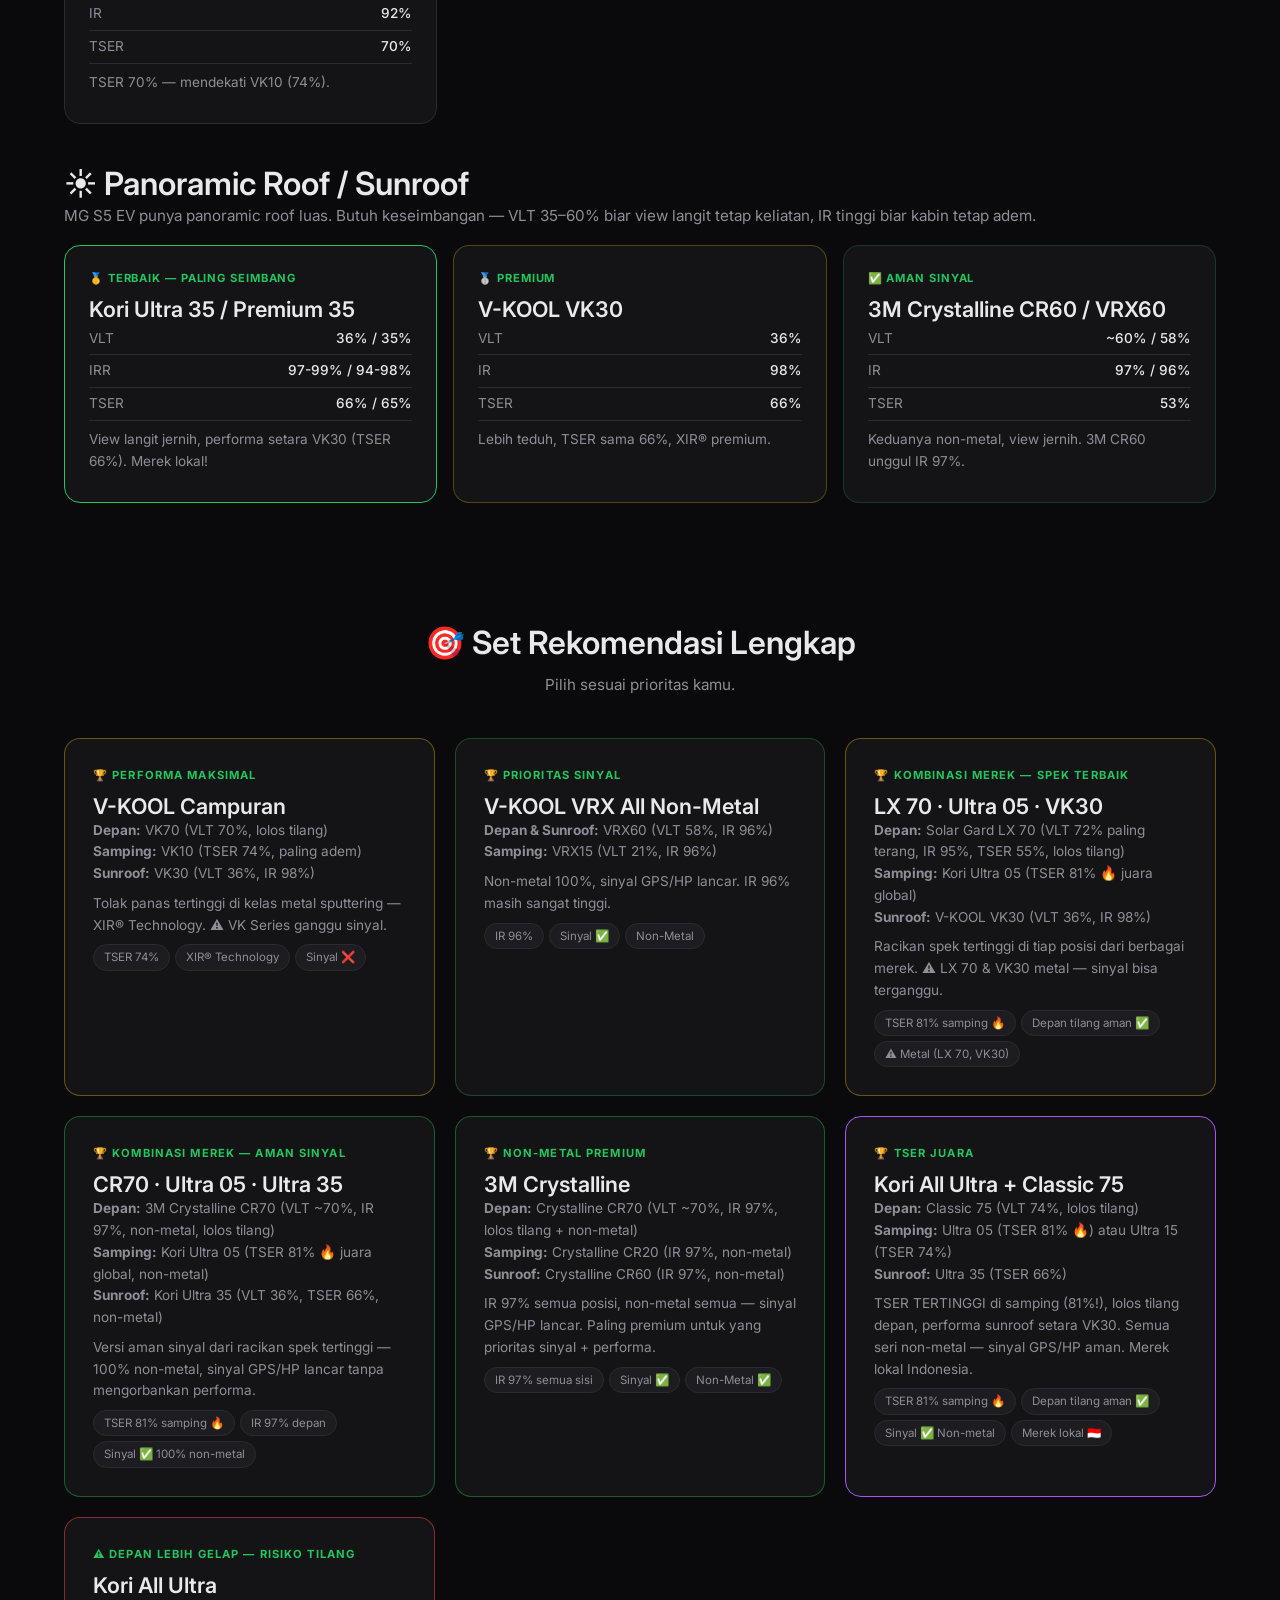
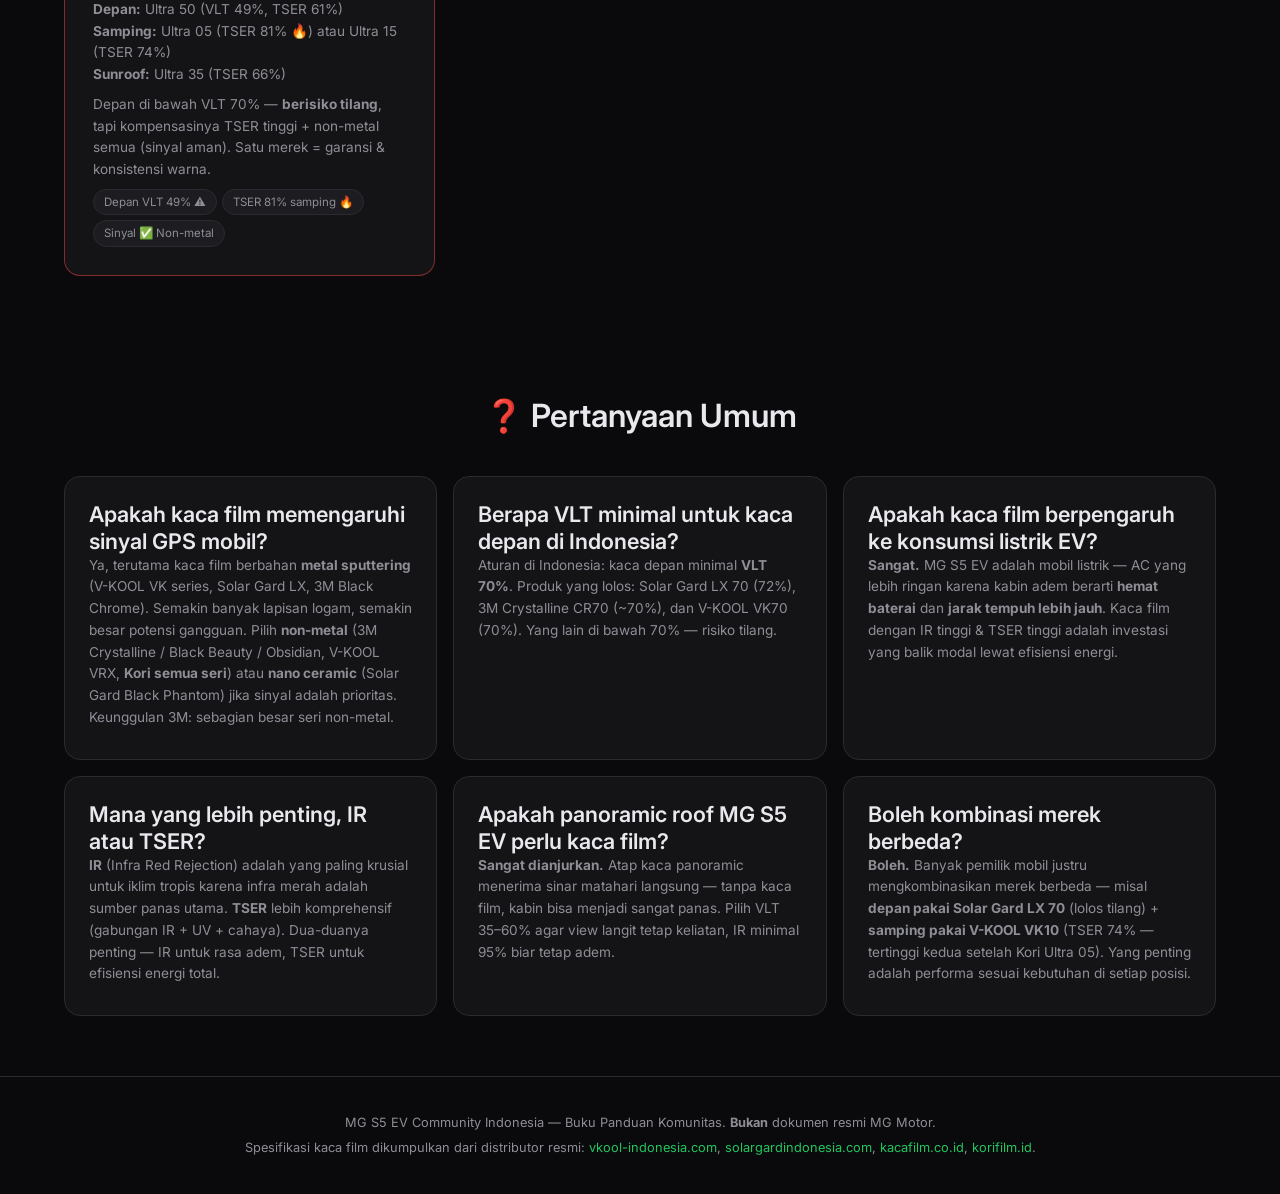
<file: kacafilm.html>
<!DOCTYPE html>
<html lang="id">
<head>
  <meta charset="UTF-8">
  <meta name="viewport" content="width=device-width, initial-scale=1.0">
  <link rel="sitemap" type="application/xml" title="Sitemap" href="sitemap.xml">
  <title>Kaca Film — MG S5 EV Indonesia</title>
  <meta name="description" content="Panduan lengkap memilih kaca film untuk MG S5 EV — perbandingan V-KOOL, Solar Gard, 3M lengkap dengan spesifikasi VLT, IR, TSER, UVR.">
  <link rel="preconnect" href="https://fonts.googleapis.com">
  <link rel="preconnect" href="https://fonts.gstatic.com" crossorigin>
  <link href="https://fonts.googleapis.com/css2?family=Inter:wght@300;400;500;600;700;800&display=swap" rel="stylesheet">
  <link rel="stylesheet" href="style.css">
  <link rel="stylesheet" href="search.css">

  <meta name="description" content="Panduan memilih kaca film MG S5 EV: perbandingan V-KOOL, Solar Gard, 3M, dan Kori (VLT, IR, TSER, UVR) plus rekomendasi lolos tilang & aman sinyal.">
  <link rel="canonical" href="https://mgs5.web.id/kacafilm.html">
  <meta property="og:type" content="website">
  <meta property="og:site_name" content="MG S5 EV Indonesia">
  <meta property="og:title" content="Kaca Film — MG S5 EV Indonesia">
  <meta property="og:description" content="Panduan memilih kaca film MG S5 EV: perbandingan V-KOOL, Solar Gard, 3M, dan Kori (VLT, IR, TSER, UVR) plus rekomendasi lolos tilang & aman sinyal.">
  <meta property="og:url" content="https://mgs5.web.id/kacafilm.html">
  <meta property="og:image" content="https://mgs5.web.id/img/og-image.png">
  <meta property="og:image:width" content="1200">
  <meta property="og:image:height" content="630">
  <meta property="og:locale" content="id_ID">
  <meta property="og:locale:alternate" content="en_US">
  <meta name="twitter:card" content="summary_large_image">
  <meta name="twitter:title" content="Kaca Film — MG S5 EV Indonesia">
  <meta name="twitter:description" content="Panduan memilih kaca film MG S5 EV: perbandingan V-KOOL, Solar Gard, 3M, dan Kori (VLT, IR, TSER, UVR) plus rekomendasi lolos tilang & aman sinyal.">
  <meta name="twitter:image" content="https://mgs5.web.id/img/og-image.png">
  <script type="application/ld+json">[{"@context": "https://schema.org", "@type": "WebPage", "name": "Kaca Film — MG S5 EV Indonesia", "url": "https://mgs5.web.id/kacafilm.html", "description": "Panduan memilih kaca film MG S5 EV: perbandingan V-KOOL, Solar Gard, 3M, dan Kori (VLT, IR, TSER, UVR) plus rekomendasi lolos tilang & aman sinyal.", "inLanguage": "id-ID", "isPartOf": {"@type": "WebSite", "name": "MG S5 EV Indonesia", "url": "https://mgs5.web.id/"}}, {"@context": "https://schema.org", "@type": "FAQPage", "name": "Kaca Film — MG S5 EV Indonesia", "url": "https://mgs5.web.id/kacafilm.html", "inLanguage": "id-ID", "mainEntity": [{"@type": "Question", "name": "Apakah kaca film memengaruhi sinyal GPS mobil?", "acceptedAnswer": {"@type": "Answer", "text": "Ya, terutama kaca film berbahan metal sputtering (V-KOOL VK series, Solar Gard LX, 3M Black Chrome). Semakin banyak lapisan logam, semakin besar potensi gangguan. Pilih non-metal (3M Crystalline / Black Beauty / Obsidian, V-KOOL VRX, Kori semua seri) atau nano ceramic (Solar Gard Black Phantom) jika sinyal adalah prioritas. Keunggulan 3M: sebagian besar seri non-metal."}}, {"@type": "Question", "name": "Berapa VLT minimal untuk kaca depan di Indonesia?", "acceptedAnswer": {"@type": "Answer", "text": "Aturan di Indonesia: kaca depan minimal VLT 70%. Produk yang lolos: Solar Gard LX 70 (72%), 3M Crystalline CR70 (~70%), dan V-KOOL VK70 (70%). Yang lain di bawah 70% — risiko tilang."}}, {"@type": "Question", "name": "Apakah kaca film berpengaruh ke konsumsi listrik EV?", "acceptedAnswer": {"@type": "Answer", "text": "Sangat. MG S5 EV adalah mobil listrik — AC yang lebih ringan karena kabin adem berarti hemat baterai dan jarak tempuh lebih jauh. Kaca film dengan IR tinggi & TSER tinggi adalah investasi yang balik modal lewat efisiensi energi."}}, {"@type": "Question", "name": "Mana yang lebih penting, IR atau TSER?", "acceptedAnswer": {"@type": "Answer", "text": "IR (Infra Red Rejection) adalah yang paling krusial untuk iklim tropis karena infra merah adalah sumber panas utama. TSER lebih komprehensif (gabungan IR + UV + cahaya). Dua-duanya penting — IR untuk rasa adem, TSER untuk efisiensi energi total."}}, {"@type": "Question", "name": "Apakah panoramic roof MG S5 EV perlu kaca film?", "acceptedAnswer": {"@type": "Answer", "text": "Sangat dianjurkan. Atap kaca panoramic menerima sinar matahari langsung — tanpa kaca film, kabin bisa menjadi sangat panas. Pilih VLT 35–60% agar view langit tetap keliatan, IR minimal 95% biar tetap adem."}}, {"@type": "Question", "name": "Boleh kombinasi merek berbeda?", "acceptedAnswer": {"@type": "Answer", "text": "Boleh. Banyak pemilik mobil justru mengkombinasikan merek berbeda — misal depan pakai Solar Gard LX 70 (lolos tilang) + samping pakai V-KOOL VK10 (TSER 74% — tertinggi kedua setelah Kori Ultra 05). Yang penting adalah performa sesuai kebutuhan di setiap posisi."}}]}]</script>
</head>
<body>

<nav role="navigation" aria-label="Navigasi utama">
  <div class="container">
    <div class="nav-brand">
      <svg width="28" height="28" viewBox="0 0 28 28" fill="none" aria-hidden="true">
        <rect x="2" y="2" width="24" height="24" rx="8" stroke="#22c55e" stroke-width="2" fill="none"/>
        <path d="M9 16V10h3.5a2.5 2.5 0 0 1 0 5H9m10-5v6" stroke="#22c55e" stroke-width="1.8" stroke-linecap="round" stroke-linejoin="round"/>
        <path d="M20 12a2 2 0 0 0-2-2h-2v6h2a2 2 0 0 0 2-2v-2Z" stroke="#22c55e" stroke-width="1.8" stroke-linecap="round"/>
      </svg>
      <span>MG S5 <span class="brand-accent">EV</span></span>
      <span class="nav-badge">Indonesia</span>
    </div>
    <div class="nav-menu">
      <button type="button" id="nav-toggle-kacafilm" class="nav-toggle" aria-expanded="false" aria-controls="nav-links-kacafilm" aria-label="Buka navigasi">
        <span class="nav-toggle-bars" aria-hidden="true"><span></span><span></span><span></span></span>
      </button>
      <div class="nav-links" id="nav-links-kacafilm">
        <a href="index.html">Beranda</a>
        <a href="panduan.html">Panduan</a>
        <a href="peringatan.html">Peringatan</a>
        <a href="tips.html">Tips</a>
        <a href="darurat.html">Darurat</a>
        <a href="perawatan.html">Perawatan</a>
        <a href="masalah.html">Masalah</a>
        <a href="kacafilm.html" class="active">Kaca Film</a>
        <a href="https://mgs5.flarum.cloud" target="_blank" rel="noopener" class="forum-link">💬 Forum</a>
<button type="button" class="search-toggle" data-search-open aria-haspopup="dialog" aria-expanded="false" aria-label="Buka pencarian"><svg viewBox="0 0 24 24" fill="none" stroke="currentColor" stroke-width="2" aria-hidden="true"><circle cx="11" cy="11" r="7" /><path d="M21 21l-4.3-4.3" /></svg> Cari</button>
      </div>
    </div>
  </div>
</nav>

<header class="hero hero-sm">
  <div class="container">
    <div class="hero-tag">🪟 Panduan Kaca Film</div>
    <h1>Panduan Pilih Kaca Film<br>untuk MG S5 EV</h1>
    <p class="hero-sub">Perbandingan lengkap merek kaca film terpopuler — V-KOOL, Solar Gard, dan 3M — untuk depan, samping, dan panoramic roof MG S5 EV. Data dikumpulkan langsung dari distributor resmi di Indonesia.</p>
  </div>
</header>

<main id="content" role="main">
  <div class="container">
    <a href="index.html" class="back-link">← Kembali ke Beranda</a>
  </div>

  <!-- ===== Quick Nav ===== -->
  <section class="section section-tight" aria-label="Navigasi cepat">
    <div class="container">
      <div class="quick-nav">
        <a href="#istilah" class="card quick-nav-card">
          <div class="quick-nav-icon">📖</div>
          <div class="quick-nav-title">Memahami Spesifikasi</div>
          <div class="quick-nav-meta">VLT, IR, TSER, UVR</div>
        </a>
        <a href="#vkool" class="card quick-nav-card">
          <div class="quick-nav-icon">🔵</div>
          <div class="quick-nav-title">V-KOOL</div>
          <div class="quick-nav-meta">VK, VRX, X Series</div>
        </a>
        <a href="#solargard" class="card quick-nav-card">
          <div class="quick-nav-icon">🟠</div>
          <div class="quick-nav-title">Solar Gard</div>
          <div class="quick-nav-meta">LX, Platinum, Black Phantom</div>
        </a>
        <a href="#3m" class="card quick-nav-card">
          <div class="quick-nav-icon">🔴</div>
          <div class="quick-nav-title">3M</div>
          <div class="quick-nav-meta">Crystalline, Black Beauty, Obsidian</div>
        </a>
        <a href="#kori" class="card quick-nav-card">
          <div class="quick-nav-icon">🟣</div>
          <div class="quick-nav-title">Kori</div>
          <div class="quick-nav-meta">Ultra, Premium, Classic</div>
        </a>
        <a href="#rekomendasi" class="card quick-nav-card">
          <div class="quick-nav-icon">🏆</div>
          <div class="quick-nav-title">Rekomendasi</div>
          <div class="quick-nav-meta">Depan, Samping, Sunroof</div>
        </a>
      </div>
    </div>
  </section>

  <!-- ===== Istilah ===== -->
  <section class="section section-tight" id="istilah" aria-label="Memahami spesifikasi kaca film">
    <div class="container">
      <div class="section-header">
        <h2 id="memahami-spesifikasi-kaca-film">📖 Memahami Spesifikasi Kaca Film</h2>
        <p>Empat angka penting yang harus kamu pahami sebelum memilih kaca film.</p>
      </div>

      <div class="spec-grid">
        <article class="card">
          <div class="label">🔆 VLT</div>
          <h3 id="visible-light-transmittance">Visible Light Transmittance</h3>
          <p>Seberapa banyak <strong>cahaya tampak</strong> yang tembus kaca.</p>
          <div class="stack-gap-sm">
            <div class="spec-row"><span class="key"><strong>70%</strong></span><span class="val">Hampir bening, seperti kaca biasa</span></div>
            <div class="spec-row"><span class="key"><strong>44%</strong></span><span class="val">Agak terang, masih jelas lihat luar</span></div>
            <div class="spec-row"><span class="key"><strong>20%</strong></span><span class="val">Gelap, dari luar susah lihat dalam</span></div>
            <div class="spec-row"><span class="key"><strong>5%</strong></span><span class="val">Super gelap, nyaris tidak tembus</span></div>
          </div>
          <p style="margin-top:8px;font-size:0.8rem;color:#8e8e96;">⚠️ Aturan di Indonesia: kaca depan <strong>minimal VLT 70%</strong> atau bisa kena tilang.</p>
        </article>

        <article class="card">
          <div class="label">🌡️ IR</div>
          <h3 id="infra-red-rejection">Infra Red Rejection</h3>
          <p>Kemampuan menolak <strong>radiasi infra merah</strong> — penghasil panas utama dari matahari.</p>
          <div class="stack-gap-sm">
            <div class="spec-row"><span class="key"><strong>99%</strong></span><span class="val">🔥 Hampir semua panas ditolak — sangat sejuk</span></div>
            <div class="spec-row"><span class="key"><strong>95%</strong></span><span class="val">Masih adem, sedikit lebih panas</span></div>
            <div class="spec-row"><span class="key"><strong>70%</strong></span><span class="val">Lumayan, tapi masih kerasa gerah</span></div>
          </div>
          <p style="margin-top:8px;font-size:0.8rem;color:var(--accent);">⭐ Ini yang paling krusial untuk iklim tropis Indonesia.</p>
        </article>

        <article class="card">
          <div class="label">☀️ TSER</div>
          <h3 id="total-solar-energy-rejected">Total Solar Energy Rejected</h3>
          <p>Total <strong>keseluruhan energi matahari</strong> yang ditolak (gabungan IR + UV + cahaya tampak).</p>
          <div class="stack-gap-sm">
            <div class="spec-row"><span class="key"><strong>74%</strong></span><span class="val">❄️ Paling sejuk — AC kerja ringan</span></div>
            <div class="spec-row"><span class="key"><strong>65%</strong></span><span class="val">Adem, konsumsi listrik AC tetap hemat</span></div>
            <div class="spec-row"><span class="key"><strong>55%</strong></span><span class="val">Lumayan, AC harus kerja lebih</span></div>
          </div>
          <p style="margin-top:8px;font-size:0.8rem;color:var(--muted);">Indikator <strong>tolak panas total</strong>. Makin tinggi, makin kecil tagihan listrik AC mobil.</p>
        </article>

        <article class="card">
          <div class="label">🛡️ UVR</div>
          <h3 id="ultra-violet-rejection">Ultra Violet Rejection</h3>
          <p>Kemampuan menolak <strong>sinar ultraviolet</strong> — penyebab kulit terbakar &amp; interior pudar.</p>
          <div class="stack-gap-sm">
            <div class="spec-row"><span class="key"><strong>&gt;99%</strong></span><span class="val">Hampir semua UV diblokir</span></div>
            <div class="spec-row"><span class="key"><strong>99%</strong></span><span class="val">Sama bagusnya — grade proteksi tinggi</span></div>
          </div>
          <p style="margin-top:8px;font-size:0.8rem;color:var(--muted);">💡 Semua kaca film bagus minimal 99%. Ini standar yang paling mudah dicapai.</p>
        </article>
      </div>
    </div>
  </section>

  <!-- ===== V-KOOL ===== -->
  <section class="section" id="vkool" aria-label="Spesifikasi Kaca Film V-KOOL">
    <div class="container">
      <div class="section-header">
        <div class="hero-tag">Merek #1</div>
        <h2 id="v-kool">🔵 V-KOOL</h2>
        <p>Teknologi <strong>XIR® Sputtering</strong> (dilapisi emas &amp; perak) dari Silicon Valley, AS. Memantulkan panas bukan menyerap. Certified Skin Cancer Foundation. Tersedia seri non-metal (VRX) untuk pengguna yang peduli sinyal.</p>
      </div>

      <h3 id="vk-series-xir-sputtering-metal-ir-tertinggi">VK Series — XIR® Sputtering (Metal, IR Tertinggi)</h3>
      <div class="table-wrap" role="region" aria-label="Spesifikasi V-KOOL VK Series" tabindex="0">
        <table>
          <thead>
            <tr><th scope="col">Varian</th><th scope="col">VLT</th><th scope="col">IR</th><th scope="col">TSER</th><th scope="col">UVR</th><th scope="col">Cocok</th></tr>
          </thead>
          <tbody>
            <tr><td>VK70</td><td class="accent-value">70%</td><td>94%</td><td>55%</td><td>&gt;99%</td><td>Depan (lolos tilang)</td></tr>
            <tr><td>VK40</td><td>43%</td><td class="accent-value">98%</td><td>65%</td><td>&gt;99%</td><td>Depan / Sunroof</td></tr>
            <tr><td>VK30</td><td>36%</td><td class="accent-value">98%</td><td class="accent-value">66%</td><td>&gt;99%</td><td>Depan / Sunroof</td></tr>
            <tr><td>VK10</td><td>13%</td><td class="accent-value">98%</td><td class="accent-value">74%</td><td>&gt;99%</td><td>Samping ⭐ TSER tertinggi di VK series</td></tr>
          </tbody>
        </table>
      </div>

      <h3 id="vip-amp-x-series-samping-amp-belakang">VIP &amp; X Series — Samping &amp; Belakang</h3>
      <div class="table-wrap" role="region" aria-label="Spesifikasi V-KOOL VIP dan X Series" tabindex="0">
        <table>
          <thead>
            <tr><th scope="col">Varian</th><th scope="col">VLT</th><th scope="col">IR</th><th scope="col">TSER</th><th scope="col">UVR</th><th scope="col">Cocok</th></tr>
          </thead>
          <tbody>
            <tr><td>VIP</td><td>15%</td><td>97%</td><td>73%</td><td>&gt;99%</td><td>Samping</td></tr>
            <tr><td>X15</td><td>17%</td><td>87%</td><td>69%</td><td>&gt;99%</td><td>Samping</td></tr>
            <tr><td>X05</td><td>6.5%</td><td>84%</td><td>71%</td><td>&gt;99%</td><td>Samping (super gelap)</td></tr>
          </tbody>
        </table>
      </div>

      <h3 id="vrx-series-non-metal-span-classbrand-accent-aman-sinyalspan">VRX Series — Non-Metal <span class="brand-accent">✅ Aman Sinyal</span></h3>
      <p style="margin-bottom:12px;">Teknologi non-metal khusus — tidak mengganggu sinyal GPS, HP, atau radio. IR tetap tinggi di 96%.</p>
      <div class="table-wrap" role="region" aria-label="Spesifikasi V-KOOL VRX Series" tabindex="0">
        <table>
          <thead>
            <tr><th scope="col">Varian</th><th scope="col">VLT</th><th scope="col">IR</th><th scope="col">TSER</th><th scope="col">UVR</th><th scope="col">Cocok</th></tr>
          </thead>
          <tbody>
            <tr><td>VRX60</td><td>58%</td><td>96%</td><td>53%</td><td>99%</td><td>Depan / Sunroof ✅</td></tr>
            <tr><td>VRX15</td><td>21%</td><td>96%</td><td>63%</td><td>99%</td><td>Samping ✅</td></tr>
          </tbody>
        </table>
      </div>

      <div class="disclaimer-card" role="note" style="margin-top:20px;">
        <p><strong>⚠️ Catatan Sinyal:</strong> VK Series (XIR® Sputtering) <strong>paling berpotensi ganggu sinyal</strong> karena kandungan emas &amp; perak. VIP &amp; X series juga metal-based. Pilih <strong>VRX Series (non-metal)</strong> jika sinyal GPS/HP adalah prioritas.</p>
      </div>
    </div>
  </section>

  <!-- ===== Solar Gard ===== -->
  <section class="section" id="solargard" aria-label="Spesifikasi Kaca Film Solar Gard">
    <div class="container">
      <div class="section-header">
        <div class="hero-tag">Merek #2</div>
        <h2 id="solar-gard">🟠 Solar Gard</h2>
        <p>Produk dari <strong>Saint-Gobain</strong> (Prancis, 350+ tahun). Multi Sputtering Technology dengan 9 lapisan metal eksotis. Tersedia juga Black Phantom dengan Nano Ceramic untuk yang peduli sinyal.</p>
      </div>

      <h3 id="lx-series-flagship-multi-sputtering-9-layer">LX Series — Flagship (Multi Sputtering 9 Layer)</h3>
      <div class="table-wrap" role="region" aria-label="Spesifikasi Solar Gard LX Series" tabindex="0">
        <table>
          <thead>
            <tr><th scope="col">Varian</th><th scope="col">VLT</th><th scope="col">IR</th><th scope="col">TSER</th><th scope="col">UVR</th><th scope="col">Cocok</th></tr>
          </thead>
          <tbody>
            <tr><td>LX 70</td><td class="accent-value">72%</td><td>95%</td><td>55%</td><td>&gt;99%</td><td>Depan (lolos tilang) ⭐ paling terang</td></tr>
            <tr><td>LX 40</td><td>42%</td><td>95%</td><td>61%</td><td>&gt;99%</td><td>Depan / Sunroof</td></tr>
            <tr><td>LX 25</td><td>23%</td><td class="accent-value">98%</td><td class="accent-value">65%</td><td>&gt;99%</td><td>Depan / Samping / Sunroof</td></tr>
          </tbody>
        </table>
      </div>

      <h3 id="platinum-series-hp-series">Platinum Series (HP Series)</h3>
      <div class="table-wrap" role="region" aria-label="Spesifikasi Solar Gard Platinum Series" tabindex="0">
        <table>
          <thead>
            <tr><th scope="col">Varian</th><th scope="col">VLT</th><th scope="col">IR</th><th scope="col">TSER</th><th scope="col">UVR</th><th scope="col">Cocok</th></tr>
          </thead>
          <tbody>
            <tr><td>HP Quantum 37</td><td>38%</td><td>64%</td><td>48%</td><td>&gt;99%</td><td>Depan (entry)</td></tr>
            <tr><td>HP Titanium 16</td><td>16%</td><td>58%</td><td>55%</td><td>&gt;99%</td><td>Samping</td></tr>
            <tr><td>Black Premium 10</td><td>9%</td><td class="accent-value">92%</td><td class="accent-value">70%</td><td>99.8%</td><td>Samping ⭐ TSER tinggi</td></tr>
            <tr><td>Grey Silver Grey 10</td><td>6%</td><td>83%</td><td class="accent-value">70%</td><td>&gt;99%</td><td>Samping (paling gelap)</td></tr>
          </tbody>
        </table>
      </div>

      <h3 id="black-phantom-nano-ceramic-span-classbrand-accent-aman-sinyalspan">Black Phantom — Nano Ceramic <span class="brand-accent">✅ Aman Sinyal</span></h3>
      <p style="margin-bottom:12px;">Advanced Nano Ceramic Technology — solid black, tidak ganggu sinyal.</p>
      <div class="table-wrap" role="region" aria-label="Spesifikasi Solar Gard Black Phantom" tabindex="0">
        <table>
          <thead>
            <tr><th scope="col">Varian</th><th scope="col">VLT</th><th scope="col">IR</th><th scope="col">UVR</th><th scope="col">Cocok</th></tr>
          </thead>
          <tbody>
            <tr><td>BP 50</td><td>52%</td><td>93%</td><td>&gt;99%</td><td>Depan / Sunroof ✅</td></tr>
            <tr><td>BP 30</td><td>31%</td><td>94%</td><td>&gt;99%</td><td>Depan ✅</td></tr>
            <tr><td>BP 15</td><td>14%</td><td>95%</td><td>&gt;99%</td><td>Samping ✅</td></tr>
            <tr><td>BP 5</td><td>5%</td><td>96%</td><td>&gt;99%</td><td>Samping (super gelap) ✅</td></tr>
          </tbody>
        </table>
      </div>
    </div>
  </section>

  <!-- ===== 3M ===== -->
  <section class="section" id="3m" aria-label="Spesifikasi Kaca Film 3M">
    <div class="container">
      <div class="section-header">
        <div class="hero-tag">Merek #3</div>
        <h2 id="3m">🔴 3M</h2>
        <p>Raksasa teknologi asal AS (1902). Kaca film 3M terkenal dengan inovasi <strong>multilayer optical film</strong> — 200+ layer nano teknologi. Sebagian besar seri <strong>non-metal</strong>, jadi aman untuk sinyal GPS/HP. Garansi resmi 5 tahun.</p>
      </div>

      <h3 id="3m-crystalline-flagship-non-metal-ir-97">3M Crystalline — Flagship (Non-Metal ✅, IR 97%)</h3>
      <p style="margin-bottom:12px;">Teknologi multilayer optical film 200+ layer. IR 97% di hampir semua varian. Non-metal, sinyal aman.</p>
      <div class="table-wrap" role="region" aria-label="Spesifikasi 3M Crystalline" tabindex="0">
        <table>
          <thead>
            <tr><th scope="col">Varian</th><th scope="col">VLT (approx)</th><th scope="col">IR</th><th scope="col">TSER</th><th scope="col">UVR</th><th scope="col">Cocok</th></tr>
          </thead>
          <tbody>
            <tr><td>CR70</td><td>~70%</td><td class="accent-value">97%</td><td>50%</td><td>99%</td><td>Depan (lolos tilang)</td></tr>
            <tr><td>CR60</td><td>~60%</td><td class="accent-value">97%</td><td>53%</td><td>99%</td><td>Depan / Sunroof</td></tr>
            <tr><td>CR40</td><td>~40%</td><td class="accent-value">97%</td><td class="accent-value">60%</td><td>99%</td><td>Depan / Samping / Sunroof</td></tr>
            <tr><td>CR20</td><td>~20%</td><td class="accent-value">97%</td><td class="accent-value">62%</td><td>99%</td><td>Samping</td></tr>
          </tbody>
        </table>
      </div>

      <h3 id="3m-black-beauty-entry-level-non-metal">3M Black Beauty — Entry Level (Non-Metal ✅)</h3>
      <p style="margin-bottom:12px;">Non-metal, tidak ganggu sinyal. Entry level dari 3M.</p>
      <div class="table-wrap" role="region" aria-label="Spesifikasi 3M Black Beauty" tabindex="0">
        <table>
          <thead>
            <tr><th scope="col">Varian</th><th scope="col">VLT</th><th scope="col">IR</th><th scope="col">TSER</th><th scope="col">UVR</th><th scope="col">Cocok</th></tr>
          </thead>
          <tbody>
            <tr><td>BB 35</td><td>39%</td><td>39%</td><td>40%</td><td>99%</td><td>Depan / Sunroof</td></tr>
            <tr><td>BB 20</td><td>19%</td><td>51%</td><td>51%</td><td>99%</td><td>Samping</td></tr>
            <tr><td>BB 5</td><td>9%</td><td>58%</td><td>57%</td><td>99%</td><td>Samping (gelap)</td></tr>
          </tbody>
        </table>
      </div>

      <h3 id="3m-black-chrome-tser-tinggi-metal">3M Black Chrome — TSER Tinggi (Metal ⚠️)</h3>
      <p style="margin-bottom:12px;">Teknologi metalik — TSER tinggi sampai 72%, tapi <strong>bisa ganggu sinyal</strong>.</p>
      <div class="table-wrap" role="region" aria-label="Spesifikasi 3M Black Chrome" tabindex="0">
        <table>
          <thead>
            <tr><th scope="col">Varian</th><th scope="col">TSER</th><th scope="col">UVR</th><th scope="col">Cocok</th></tr>
          </thead>
          <tbody>
            <tr><td>BC 40</td><td>47%</td><td>99%</td><td>Depan</td></tr>
            <tr><td>BC 20</td><td>68%</td><td>99%</td><td>Samping</td></tr>
            <tr><td>BC 10</td><td class="accent-value">72%</td><td>99%</td><td>Samping (super gelap)</td></tr>
          </tbody>
        </table>
      </div>

      <h3 id="3m-obsidian-varian-vlt-terlengkap-non-metal">3M Obsidian — Varian VLT Terlengkap (Non-Metal ✅)</h3>
      <p style="margin-bottom:12px;">Mulai VLT 8% sampai 78%, non-metal. TSER rendah (23-44%), cocok untuk yang prioritas varian keteduhan bukan performa panas.</p>
      <div class="table-wrap" role="region" aria-label="Spesifikasi 3M Obsidian" tabindex="0">
        <table>
          <thead>
            <tr><th scope="col">Varian</th><th scope="col">VLT</th><th scope="col">TSER</th><th scope="col">UVR</th><th scope="col">Cocok</th></tr>
          </thead>
          <tbody>
            <tr><td>OB 70</td><td class="accent-value">78%</td><td>23%</td><td>99%</td><td>Depan (sangat terang)</td></tr>
            <tr><td>OB 50</td><td>62%</td><td>28%</td><td>99%</td><td>Depan</td></tr>
            <tr><td>OB 40</td><td>54%</td><td>31%</td><td>99%</td><td>Depan / Sunroof</td></tr>
            <tr><td>OB 35</td><td>45%</td><td>33%</td><td>99%</td><td>Sunroof</td></tr>
            <tr><td>OB 25</td><td>27%</td><td>38%</td><td>99%</td><td>Samping</td></tr>
            <tr><td>OB 15</td><td>19%</td><td>40%</td><td>99%</td><td>Samping</td></tr>
            <tr><td>OB 5</td><td>8%</td><td>44%</td><td>99%</td><td>Samping (gelap)</td></tr>
          </tbody>
        </table>
      </div>

      <h3 id="3m-color-stable-non-metal-entry-level">3M Color Stable —Non-Metal ✅ (Entry Level)</h3>
      <div class="table-wrap" role="region" aria-label="Spesifikasi 3M Color Stable" tabindex="0">
        <table>
          <thead>
            <tr><th scope="col">Varian</th><th scope="col">TSER</th><th scope="col">UVR</th><th scope="col">Cocok</th></tr>
          </thead>
          <tbody>
            <tr><td>CS 50</td><td>35%</td><td>99%</td><td>Depan</td></tr>
            <tr><td>CS 35</td><td>40%</td><td>99%</td><td>Sunroof</td></tr>
            <tr><td>CS 20</td><td>51%</td><td>99%</td><td>Samping</td></tr>
            <tr><td>CS 5</td><td>57%</td><td>99%</td><td>Samping (gelap)</td></tr>
          </tbody>
        </table>
      </div>

      <div class="disclaimer-card" role="note" style="margin-top:20px;">
        <p><strong>✅ Catatan Sinyal:</strong> Keunggulan utama 3M dibanding merek lain adalah <strong>sebagian besar seri non-metal</strong> — Crystalline, Black Beauty, Obsidian, Color Stable, FX Premium, FX-ST, Scotchshield. Tidak mengganggu sinyal GPS/HP. Hanya <strong>Black Chrome &amp; FX HP</strong> yang metal-based.</p>
      </div>
    </div>
  </section>

  <!-- ===== Kori ===== -->
  <section class="section" id="kori" aria-label="Spesifikasi Kaca Film Kori">
    <div class="container">
      <div class="section-header">
        <div class="hero-tag">Merek #4</div>
        <h2 id="kori">🟣 Kori</h2>
        <p>Merek lokal Indonesia dari <strong>PT Sedjuk Makmur Abadi</strong>. Kaca film otomotif dengan spesifikasi transparan dan jujur — mencantumkan IRR di 2 panjang gelombang (940nm &amp; 1400nm) serta TSER. Tersedia 3 series: <strong>Ultra</strong> (flagship), <strong>Premium</strong> (mid), dan <strong>Classic</strong> (entry).</p>
      </div>

      <h3 id="ultra-flagship-span-classbrand-accent-tser-tertinggispan">Ultra — Flagship <span class="brand-accent">⭐ TSER Tertinggi!</span></h3>
      <div class="table-wrap" role="region" aria-label="Spesifikasi Kori Ultra" tabindex="0">
        <table>
          <thead>
            <tr><th scope="col">Varian</th><th scope="col">VLT</th><th scope="col">IRR (940)</th><th scope="col">IRR (1400)</th><th scope="col">TSER</th><th scope="col">UVR</th><th scope="col">Cocok</th></tr>
          </thead>
          <tbody>
            <tr><td>Ultra 05</td><td>5%</td><td class="accent-value">97%</td><td class="accent-value">99%</td><td class="accent-value">81%</td><td>99%</td><td>Samping (super adem)</td></tr>
            <tr><td>Ultra 15</td><td>17%</td><td class="accent-value">98%</td><td class="accent-value">99%</td><td class="accent-value">74%</td><td>99%</td><td>Samping</td></tr>
            <tr><td>Ultra 35</td><td>36%</td><td class="accent-value">97%</td><td class="accent-value">99%</td><td>66%</td><td>99%</td><td>Depan / Sunroof</td></tr>
            <tr><td>Ultra 50</td><td>49%</td><td class="accent-value">97%</td><td class="accent-value">99%</td><td>61%</td><td>99%</td><td>Depan</td></tr>
          </tbody>
        </table>
      </div>

      <h3 id="premium">Premium</h3>
      <div class="table-wrap" role="region" aria-label="Spesifikasi Kori Premium" tabindex="0">
        <table>
          <thead>
            <tr><th scope="col">Varian</th><th scope="col">VLT</th><th scope="col">IRR (940)</th><th scope="col">IRR (1400)</th><th scope="col">TSER</th><th scope="col">UVR</th><th scope="col">Cocok</th></tr>
          </thead>
          <tbody>
            <tr><td>Premium 05</td><td>6%</td><td>93%</td><td>97%</td><td>71%</td><td>99%</td><td>Samping</td></tr>
            <tr><td>Premium 15</td><td>15%</td><td>92%</td><td>95%</td><td>69%</td><td>99%</td><td>Samping</td></tr>
            <tr><td>Premium 35</td><td>35%</td><td>94%</td><td class="accent-value">98%</td><td>65%</td><td>99%</td><td>Depan / Sunroof</td></tr>
            <tr><td>Premium 50</td><td>50%</td><td>93%</td><td>97%</td><td>59%</td><td>99%</td><td>Depan</td></tr>
            <tr><td>Premium 75</td><td>65%</td><td>92%</td><td>97%</td><td>60%</td><td>99%</td><td>Depan</td></tr>
          </tbody>
        </table>
      </div>

      <h3 id="classic">Classic</h3>
      <div class="table-wrap" role="region" aria-label="Spesifikasi Kori Classic" tabindex="0">
        <table>
          <thead>
            <tr><th scope="col">Varian</th><th scope="col">VLT</th><th scope="col">IRR (940)</th><th scope="col">IRR (1400)</th><th scope="col">TSER</th><th scope="col">UVR</th><th scope="col">Cocok</th></tr>
          </thead>
          <tbody>
            <tr><td>Classic 05</td><td>6%</td><td>90%</td><td>90%</td><td>67%</td><td>99%</td><td>Samping</td></tr>
            <tr><td>Classic 15</td><td>15%</td><td>90%</td><td>90%</td><td>64%</td><td>99%</td><td>Samping</td></tr>
            <tr><td>Classic 35</td><td>35%</td><td>86%</td><td>93%</td><td>60%</td><td>99%</td><td>Depan / Sunroof</td></tr>
            <tr><td>Classic 50</td><td>50%</td><td>83%</td><td>76%</td><td>59%</td><td>99%</td><td>Depan</td></tr>
            <tr><td>Classic 75</td><td class="accent-value">74%</td><td>80%</td><td>92%</td><td>50%</td><td>99%</td><td>Depan (lolos tilang)</td></tr>
          </tbody>
        </table>
      </div>

      <div class="disclaimer-card" role="note" style="margin-top:20px;">
        <p><strong>ℹ️ Catatan:</strong> Kori menggunakan <strong>IRR (Infra Red Rejection)</strong> — diukur di 2 panjang gelombang: <strong>940nm</strong> (IR-A, panas yang paling terasa) dan <strong>1400nm</strong> (IR-B). Data ini lebih detail dibanding merek lain yang umumnya hanya mencantumkan 1 angka IRR. <strong>✅ Semua seri Kori (Ultra, Premium, Classic) non-metal</strong> — tidak mengganggu sinyal GPS/HP di kabin mobil (per FAQ resmi <a href="https://www.korifilm.id/faq" target="_blank" rel="noopener">korifilm.id</a>).</p>
      </div>
    </div>
  </section>

  <!-- ===== Perbandingan ===== -->
  <section class="section" id="perbandingan" aria-label="Perbandingan antar merek">
    <div class="container">
      <div class="section-header">
        <h2 id="perbandingan-cepat-antar-merek">📊 Perbandingan Cepat Antar Merek</h2>
        <p>Ringkasan keunggulan masing-masing merek.</p>
      </div>
      <div class="table-wrap" role="region" aria-label="Ringkasan perbandingan merek" tabindex="0">
        <table>
          <thead>
            <tr>
              <th scope="col">Merek</th>
              <th scope="col">IR Tertinggi</th>
              <th scope="col">TSER Tertinggi</th>
              <th scope="col">Tilang Aman?</th>
              <th scope="col">Sinyal Aman</th>
            </tr>
          </thead>
          <tbody>
            <tr>
              <td><strong>V-KOOL VK Series</strong></td>
              <td>98%</td>
              <td class="accent-value">74%</td>
              <td class="check">VK70 ✅</td>
              <td class="dash">—</td>
            </tr>
            <tr>
              <td><strong>V-KOOL VRX</strong></td>
              <td>96%</td>
              <td>63%</td>
              <td class="dash">—</td>
              <td class="check">✅</td>
            </tr>
            <tr>
              <td><strong>Solar Gard LX</strong></td>
              <td>98%</td>
              <td>65%</td>
              <td class="check">LX 70 ✅</td>
              <td class="dash">—</td>
            </tr>
            <tr>
              <td><strong>Solar Gard Black Phantom</strong></td>
              <td>96%</td>
              <td>—</td>
              <td class="dash">—</td>
              <td class="check">✅</td>
            </tr>
            <tr>
              <td><strong>3M Crystalline</strong></td>
              <td class="accent-value">97%</td>
              <td>62%</td>
              <td class="check">CR70 ✅</td>
              <td class="check">✅ Non-metal</td>
            </tr>
            <tr>
              <td><strong>3M Black Chrome</strong></td>
              <td>—</td>
              <td class="accent-value">72%</td>
              <td class="dash">—</td>
              <td class="dash">Metal ⚠️</td>
            </tr>
            <tr>
              <td><strong>3M Black Beauty</strong></td>
              <td>58%</td>
              <td>57%</td>
              <td class="dash">—</td>
              <td class="check">✅ Non-metal</td>
            </tr>
            <tr>
              <td><strong>Kori Ultra</strong></td>
              <td class="accent-value">98%</td>
              <td class="accent-value">81%</td>
              <td class="dash">—</td>
              <td class="check">✅ Non-metal</td>
            </tr>
            <tr>
              <td><strong>Kori Premium</strong></td>
              <td>94%</td>
              <td>71%</td>
              <td class="dash">—</td>
              <td class="check">✅ Non-metal</td>
            </tr>
            <tr>
              <td><strong>Kori Classic</strong></td>
              <td>90%</td>
              <td>67%</td>
              <td class="check">Classic 75 ✅</td>
              <td class="check">✅ Non-metal</td>
            </tr>
          </tbody>
        </table>
      </div>
    </div>
  </section>

  <!-- ===== Rekomendasi ===== -->
  <section class="section" id="rekomendasi" aria-label="Rekomendasi berdasarkan posisi kaca">
    <div class="container">
      <div class="section-header">
        <h2 id="rekomendasi-untuk-mg-s5-ev">🏆 Rekomendasi untuk MG S5 EV</h2>
        <p>MG S5 EV punya <strong>panoramic roof</strong> yang luas — pemilihan kaca film untuk atap butuh keseimbangan antara view langit dan kenyamanan termal.</p>
      </div>

      <div class="disclaimer-card" role="note" style="margin-bottom:32px;">
        <p><strong>💡 Tips untuk EV:</strong> Kabin MG S5 EV yang adem berarti <strong>AC bekerja lebih ringan</strong> → konsumsi listrik lebih hemat → jarak tempuh (range) lebih jauh. Jangan remehkan efek kaca film terhadap efisiensi EV!</p>
      </div>

      <h2 style="margin-top:0;" id="kaca-depan-windshield">🚗 Kaca Depan (Windshield)</h2>
      <div class="spec-grid" style="margin-bottom:40px;">
        <article class="card" style="border-color:var(--accent);">
          <div class="label">🥇 Best Spec — Paling Adem & Aman</div>
          <h3 id="3m-crystalline-cr70">3M Crystalline CR70</h3>
          <div class="spec-row"><span class="key">VLT</span><span class="val accent-value">~70%</span></div>
          <div class="spec-row"><span class="key">IR</span><span class="val accent-value">97%</span></div>
          <div class="spec-row"><span class="key">TSER</span><span class="val">50%</span></div>
          <div class="spec-row"><span class="key">Sinyal</span><span class="val check">✅ Non-metal</span></div>
          <p style="margin-top:8px;">⭐ IR 97% tertinggi di kelas VLT ~70% — lolos tilang, non-metal, sinyal aman. Paling seimbang antara adem + keselamatan berkendara malam hari.</p>
        </article>
        <article class="card" style="border-color:rgba(234,179,8,0.3);">
          <div class="label">🥇 Lolos Tilang</div>
          <h3 id="solar-gard-lx-70">Solar Gard LX 70</h3>
          <div class="spec-row"><span class="key">VLT</span><span class="val accent-value">72%</span></div>
          <div class="spec-row"><span class="key">IR</span><span class="val">95%</span></div>
          <div class="spec-row"><span class="key">TSER</span><span class="val">55%</span></div>
          <p style="margin-top:8px;">Paling terang (72%), lolos aturan. Flagship Saint-Gobain.</p>
        </article>
        <article class="card">
          <div class="label">🥇 Lolos Tilang — VLT Tertinggi</div>
          <h3 id="kori-classic-75">Kori Classic 75</h3>
          <div class="spec-row"><span class="key">VLT</span><span class="val accent-value">74%</span></div>
          <div class="spec-row"><span class="key">IRR</span><span class="val">80-92%</span></div>
          <div class="spec-row"><span class="key">TSER</span><span class="val">50%</span></div>
          <p style="margin-top:8px;">VLT 74% lolos tilang — paling terang untuk kaca depan. Merek lokal Indonesia.</p>
        </article>
        <article class="card" style="grid-column:1/-1;border-color:rgba(239,68,68,0.5);">
          <div class="label">⚠️ Risiko Tilang — Kalau Mau Lebih Gelap</div>
          <h3 id="kori-ultra-50">Kori Ultra 50</h3>
          <div class="spec-row"><span class="key">VLT</span><span class="val accent-value">49%</span></div>
          <div class="spec-row"><span class="key">IRR</span><span class="val accent-value">97-99%</span></div>
          <div class="spec-row"><span class="key">TSER</span><span class="val">61%</span></div>
          <div class="spec-row"><span class="key">Sinyal</span><span class="val check">✅ Non-metal</span></div>
          <p style="margin-top:8px;">⚠️ Di bawah batas aturan VLT 70% — <strong>berisiko tilang</strong>. Opsi non-metal terbaik di kelas VLT 40–50 kalau privasi lebih prioritas daripada lolos razia — plus <strong>non-metal</strong>, sinyal GPS/HP aman (FAQ resmi korifilm.id). Alternatif: <strong>3M CR40</strong> (VLT ~40%, IR 97%, non-metal) &amp; <strong>VK40</strong> (VLT 43%, IR 98%, metal).</p>
        </article>
      </div>

      <h2 id="kaca-samping-amp-belakang">🚗 Kaca Samping &amp; Belakang</h2>
      <div class="spec-grid" style="margin-bottom:40px;">
        <article class="card" style="border-color:rgba(234,179,8,0.3);">
          <div class="label">🥇 Paling Adem</div>
          <h3 id="kori-ultra-05">Kori Ultra 05</h3>
          <div class="spec-row"><span class="key">VLT</span><span class="val">5%</span></div>
          <div class="spec-row"><span class="key">IRR</span><span class="val accent-value">97-99%</span></div>
          <div class="spec-row"><span class="key">TSER</span><span class="val accent-value">81%</span></div>
          <p style="margin-top:8px;">⭐ TSER TERTINGGI — lawan VK10 (74%)! Ultra gelap, cocok samping/belakang.</p>
        </article>
        <article class="card" style="border-color:var(--accent);">
          <div class="label">🥈 Kedua Teradem</div>
          <h3 id="v-kool-vk10">V-KOOL VK10</h3>
          <div class="spec-row"><span class="key">VLT</span><span class="val">13%</span></div>
          <div class="spec-row"><span class="key">IR</span><span class="val accent-value">98%</span></div>
          <div class="spec-row"><span class="key">TSER</span><span class="val accent-value">74%</span></div>
          <p style="margin-top:8px;">TSER 74% — tertinggi kedua setelah Kori Ultra 05 (81%). Paling sejuk dari keluarga V-KOOL (XIR®).</p>
        </article>
        <article class="card" style="border-color:rgba(34,197,94,0.2);">
          <div class="label">✅ Paling Aman Sinyal</div>
          <h3 id="3m-crystalline-cr20-vrx15">3M Crystalline CR20 / VRX15</h3>
          <div class="spec-row"><span class="key">VLT</span><span class="val">~20% / 21%</span></div>
          <div class="spec-row"><span class="key">IR</span><span class="val accent-value">97% / 96%</span></div>
          <div class="spec-row"><span class="key">TSER</span><span class="val">62% / 63%</span></div>
          <p style="margin-top:8px;">Keduanya non-metal, aman sinyal. 3M CR20 IR 97% unggul tipis dari VRX15.</p>
        </article>
        <article class="card">
          <div class="label">Alternatif TSER Tinggi</div>
          <h3 id="solar-gard-black-premium-10">Solar Gard Black Premium 10</h3>
          <div class="spec-row"><span class="key">VLT</span><span class="val">9%</span></div>
          <div class="spec-row"><span class="key">IR</span><span class="val">92%</span></div>
          <div class="spec-row"><span class="key">TSER</span><span class="val accent-value">70%</span></div>
          <p style="margin-top:8px;">TSER 70% — mendekati VK10 (74%).</p>
        </article>
      </div>

      <h2 id="panoramic-roof-sunroof">☀️ Panoramic Roof / Sunroof</h2>
      <p style="margin-bottom:16px;">MG S5 EV punya panoramic roof luas. Butuh keseimbangan — VLT 35–60% biar view langit tetap keliatan, IR tinggi biar kabin tetap adem.</p>
      <div class="spec-grid">
        <article class="card" style="border-color:var(--accent);">
          <div class="label">🥇 Terbaik — Paling Seimbang</div>
          <h3 id="kori-ultra-35-premium-35">Kori Ultra 35 / Premium 35</h3>
          <div class="spec-row"><span class="key">VLT</span><span class="val">36% / 35%</span></div>
          <div class="spec-row"><span class="key">IRR</span><span class="val accent-value">97-99% / 94-98%</span></div>
          <div class="spec-row"><span class="key">TSER</span><span class="val accent-value">66% / 65%</span></div>
          <p style="margin-top:8px;">View langit jernih, performa setara VK30 (TSER 66%). Merek lokal!</p>
        </article>
        <article class="card" style="border-color:rgba(234,179,8,0.3);">
          <div class="label">🥈 Premium</div>
          <h3 id="v-kool-vk30">V-KOOL VK30</h3>
          <div class="spec-row"><span class="key">VLT</span><span class="val">36%</span></div>
          <div class="spec-row"><span class="key">IR</span><span class="val accent-value">98%</span></div>
          <div class="spec-row"><span class="key">TSER</span><span class="val accent-value">66%</span></div>
          <p style="margin-top:8px;">Lebih teduh, TSER sama 66%, XIR® premium.</p>
        </article>
        <article class="card" style="border-color:rgba(34,197,94,0.2);">
          <div class="label">✅ Aman Sinyal</div>
          <h3 id="3m-crystalline-cr60-vrx60">3M Crystalline CR60 / VRX60</h3>
          <div class="spec-row"><span class="key">VLT</span><span class="val">~60% / 58%</span></div>
          <div class="spec-row"><span class="key">IR</span><span class="val accent-value">97% / 96%</span></div>
          <div class="spec-row"><span class="key">TSER</span><span class="val">53%</span></div>
          <p style="margin-top:8px;">Keduanya non-metal, view jernih. 3M CR60 unggul IR 97%.</p>
        </article>
      </div>
    </div>
  </section>

  <!-- ===== Set Rekomendasi ===== -->
  <section class="section" aria-label="Set rekomendasi lengkap">
    <div class="container">
      <div class="section-header">
        <h2 id="set-rekomendasi-lengkap">🎯 Set Rekomendasi Lengkap</h2>
        <p>Pilih sesuai prioritas kamu.</p>
      </div>

      <div class="chapters">
        <article class="chapter" style="border-color:rgba(234,179,8,0.4);">
          <div class="chapter-num">🏆 Performa Maksimal</div>
          <h3 id="v-kool-campuran">V-KOOL Campuran</h3>
          <p><strong>Depan:</strong> VK70 (VLT 70%, lolos tilang)<br><strong>Samping:</strong> VK10 (TSER 74%, paling adem)<br><strong>Sunroof:</strong> VK30 (VLT 36%, IR 98%)</p>
          <p>Tolak panas tertinggi di kelas metal sputtering — XIR® Technology. ⚠️ VK Series ganggu sinyal.</p>
          <ul><li>TSER 74%</li><li>XIR® Technology</li><li>Sinyal ❌</li></ul>
        </article>

        <article class="chapter" style="border-color:rgba(34,197,94,0.3);">
          <div class="chapter-num">🏆 Prioritas Sinyal</div>
          <h3 id="v-kool-vrx-all-non-metal">V-KOOL VRX All Non-Metal</h3>
          <p><strong>Depan &amp; Sunroof:</strong> VRX60 (VLT 58%, IR 96%)<br><strong>Samping:</strong> VRX15 (VLT 21%, IR 96%)</p>
          <p>Non-metal 100%, sinyal GPS/HP lancar. IR 96% masih sangat tinggi.</p>
          <ul><li>IR 96%</li><li>Sinyal ✅</li><li>Non-Metal</li></ul>
        </article>

        <article class="chapter" style="border-color:rgba(234,179,8,0.4);">
          <div class="chapter-num">🏆 Kombinasi Merek — Spek Terbaik</div>
          <h3 id="lx-70-ultra-05-vk30">LX 70 · Ultra 05 · VK30</h3>
          <p><strong>Depan:</strong> Solar Gard LX 70 (VLT 72% paling terang, IR 95%, TSER 55%, lolos tilang)<br><strong>Samping:</strong> Kori Ultra 05 (TSER 81% 🔥 juara global)<br><strong>Sunroof:</strong> V-KOOL VK30 (VLT 36%, IR 98%)</p>
          <p>Racikan spek tertinggi di tiap posisi dari berbagai merek. ⚠️ LX 70 &amp; VK30 metal — sinyal bisa terganggu.</p>
          <ul><li>TSER 81% samping 🔥</li><li>Depan tilang aman ✅</li><li>⚠️ Metal (LX 70, VK30)</li></ul>
        </article>

        <article class="chapter" style="border-color:rgba(34,197,94,0.4);">
          <div class="chapter-num">🏆 Kombinasi Merek — Aman Sinyal</div>
          <h3 id="cr70-ultra-05-ultra-35">CR70 · Ultra 05 · Ultra 35</h3>
          <p><strong>Depan:</strong> 3M Crystalline CR70 (VLT ~70%, IR 97%, non-metal, lolos tilang)<br><strong>Samping:</strong> Kori Ultra 05 (TSER 81% 🔥 juara global, non-metal)<br><strong>Sunroof:</strong> Kori Ultra 35 (VLT 36%, TSER 66%, non-metal)</p>
          <p>Versi aman sinyal dari racikan spek tertinggi — 100% non-metal, sinyal GPS/HP lancar tanpa mengorbankan performa.</p>
          <ul><li>TSER 81% samping 🔥</li><li>IR 97% depan</li><li>Sinyal ✅ 100% non-metal</li></ul>
        </article>

        <article class="chapter" style="border-color:rgba(34,197,94,0.4);">
          <div class="chapter-num">🏆 Non-Metal Premium</div>
          <h3 id="3m-crystalline">3M Crystalline</h3>
          <p><strong>Depan:</strong> Crystalline CR70 (VLT ~70%, IR 97%, lolos tilang + non-metal)<br><strong>Samping:</strong> Crystalline CR20 (IR 97%, non-metal)<br><strong>Sunroof:</strong> Crystalline CR60 (IR 97%, non-metal)</p>
          <p>IR 97% semua posisi, non-metal semua — sinyal GPS/HP lancar. Paling premium untuk yang prioritas sinyal + performa.</p>
          <ul><li>IR 97% semua sisi</li><li>Sinyal ✅</li><li>Non-Metal ✅</li></ul>
        </article>

        <article class="chapter" style="border-color:#a855f7;">
          <div class="chapter-num">🏆 TSER Juara</div>
          <h3 id="kori-all-ultra-classic-75">Kori All Ultra + Classic 75</h3>
          <p><strong>Depan:</strong> Classic 75 (VLT 74%, lolos tilang)<br><strong>Samping:</strong> Ultra 05 (TSER 81% 🔥) atau Ultra 15 (TSER 74%)<br><strong>Sunroof:</strong> Ultra 35 (TSER 66%)</p>
          <p>TSER TERTINGGI di samping (81%!), lolos tilang depan, performa sunroof setara VK30. Semua seri non-metal — sinyal GPS/HP aman. Merek lokal Indonesia.</p>
          <ul><li>TSER 81% samping 🔥</li><li>Depan tilang aman ✅</li><li>Sinyal ✅ Non-metal</li><li>Merek lokal 🇮🇩</li></ul>
        </article>

        <article class="chapter" style="border-color:rgba(239,68,68,0.5);">
          <div class="chapter-num">⚠️ Depan Lebih Gelap — Risiko Tilang</div>
          <h3 id="kori-all-ultra">Kori All Ultra</h3>
          <p><strong>Depan:</strong> Ultra 50 (VLT 49%, TSER 61%)<br><strong>Samping:</strong> Ultra 05 (TSER 81% 🔥) atau Ultra 15 (TSER 74%)<br><strong>Sunroof:</strong> Ultra 35 (TSER 66%)</p>
          <p>Depan di bawah VLT 70% — <strong>berisiko tilang</strong>, tapi kompensasinya TSER tinggi + non-metal semua (sinyal aman). Satu merek = garansi &amp; konsistensi warna.</p>
          <ul><li>Depan VLT 49% ⚠️</li><li>TSER 81% samping 🔥</li><li>Sinyal ✅ Non-metal</li></ul>
        </article>
      </div>
    </div>
  </section>

  <!-- ===== FAQ ===== -->
  <section class="section" aria-label="Pertanyaan umum">
    <div class="container">
      <div class="section-header">
        <h2 id="pertanyaan-umum">❓ Pertanyaan Umum</h2>
      </div>

      <div class="spec-grid">
        <article class="card">
          <h3 id="apakah-kaca-film-memengaruhi-sinyal-gps-mobil">Apakah kaca film memengaruhi sinyal GPS mobil?</h3>
          <p>Ya, terutama kaca film berbahan <strong>metal sputtering</strong> (V-KOOL VK series, Solar Gard LX, 3M Black Chrome). Semakin banyak lapisan logam, semakin besar potensi gangguan. Pilih <strong>non-metal</strong> (3M Crystalline / Black Beauty / Obsidian, V-KOOL VRX, <strong>Kori semua seri</strong>) atau <strong>nano ceramic</strong> (Solar Gard Black Phantom) jika sinyal adalah prioritas. Keunggulan 3M: sebagian besar seri non-metal.</p>
        </article>
        <article class="card">
          <h3 id="berapa-vlt-minimal-untuk-kaca-depan-di-indonesia">Berapa VLT minimal untuk kaca depan di Indonesia?</h3>
          <p>Aturan di Indonesia: kaca depan minimal <strong>VLT 70%</strong>. Produk yang lolos: Solar Gard LX 70 (72%), 3M Crystalline CR70 (~70%), dan V-KOOL VK70 (70%). Yang lain di bawah 70% — risiko tilang.</p>
        </article>
        <article class="card">
          <h3 id="apakah-kaca-film-berpengaruh-ke-konsumsi-listrik-ev">Apakah kaca film berpengaruh ke konsumsi listrik EV?</h3>
          <p><strong>Sangat.</strong> MG S5 EV adalah mobil listrik — AC yang lebih ringan karena kabin adem berarti <strong>hemat baterai</strong> dan <strong>jarak tempuh lebih jauh</strong>. Kaca film dengan IR tinggi &amp; TSER tinggi adalah investasi yang balik modal lewat efisiensi energi.</p>
        </article>
        <article class="card">
          <h3 id="mana-yang-lebih-penting-ir-atau-tser">Mana yang lebih penting, IR atau TSER?</h3>
          <p><strong>IR</strong> (Infra Red Rejection) adalah yang paling krusial untuk iklim tropis karena infra merah adalah sumber panas utama. <strong>TSER</strong> lebih komprehensif (gabungan IR + UV + cahaya). Dua-duanya penting — IR untuk rasa adem, TSER untuk efisiensi energi total.</p>
        </article>
        <article class="card">
          <h3 id="apakah-panoramic-roof-mg-s5-ev-perlu-kaca-film">Apakah panoramic roof MG S5 EV perlu kaca film?</h3>
          <p><strong>Sangat dianjurkan.</strong> Atap kaca panoramic menerima sinar matahari langsung — tanpa kaca film, kabin bisa menjadi sangat panas. Pilih VLT 35–60% agar view langit tetap keliatan, IR minimal 95% biar tetap adem.</p>
        </article>
        <article class="card">
          <h3 id="boleh-kombinasi-merek-berbeda">Boleh kombinasi merek berbeda?</h3>
          <p><strong>Boleh.</strong> Banyak pemilik mobil justru mengkombinasikan merek berbeda — misal <strong>depan pakai Solar Gard LX 70</strong> (lolos tilang) + <strong>samping pakai V-KOOL VK10</strong> (TSER 74% — tertinggi kedua setelah Kori Ultra 05). Yang penting adalah performa sesuai kebutuhan di setiap posisi.</p>
        </article>
      </div>
    </div>
  </section>

</main>

<footer role="contentinfo">
  <div class="container">
    <p>MG S5 EV Community Indonesia — Buku Panduan Komunitas. <strong>Bukan</strong> dokumen resmi MG Motor.</p>
    <p style="margin-top:4px;">Spesifikasi kaca film dikumpulkan dari distributor resmi: <a href="https://vkool-indonesia.com/kaca-film-otomotif/" target="_blank" rel="noopener">vkool-indonesia.com</a>, <a href="https://www.solargardindonesia.com/" target="_blank" rel="noopener">solargardindonesia.com</a>, <a href="https://kacafilm.co.id/merek/3m/" target="_blank" rel="noopener">kacafilm.co.id</a>, <a href="https://www.korifilm.id/product#automotive" target="_blank" rel="noopener">korifilm.id</a>.</p>
  </div>
</footer>

<div class="search-modal" id="search-modal" role="dialog" aria-modal="true" aria-hidden="true" aria-label="Pencarian situs">
  <div class="search-modal-panel">
    <div class="search-modal-head">
      <span class="sm-title">🔍 Cari di panduan MG S5 EV</span>
      <button type="button" class="search-modal-close" id="search-modal-close" aria-label="Tutup pencarian">&times;</button>
    </div>
    <div id="search-modal-panel"></div>
  </div>
</div>
<script src="search.js"></script>
</body>
</html>
</file>
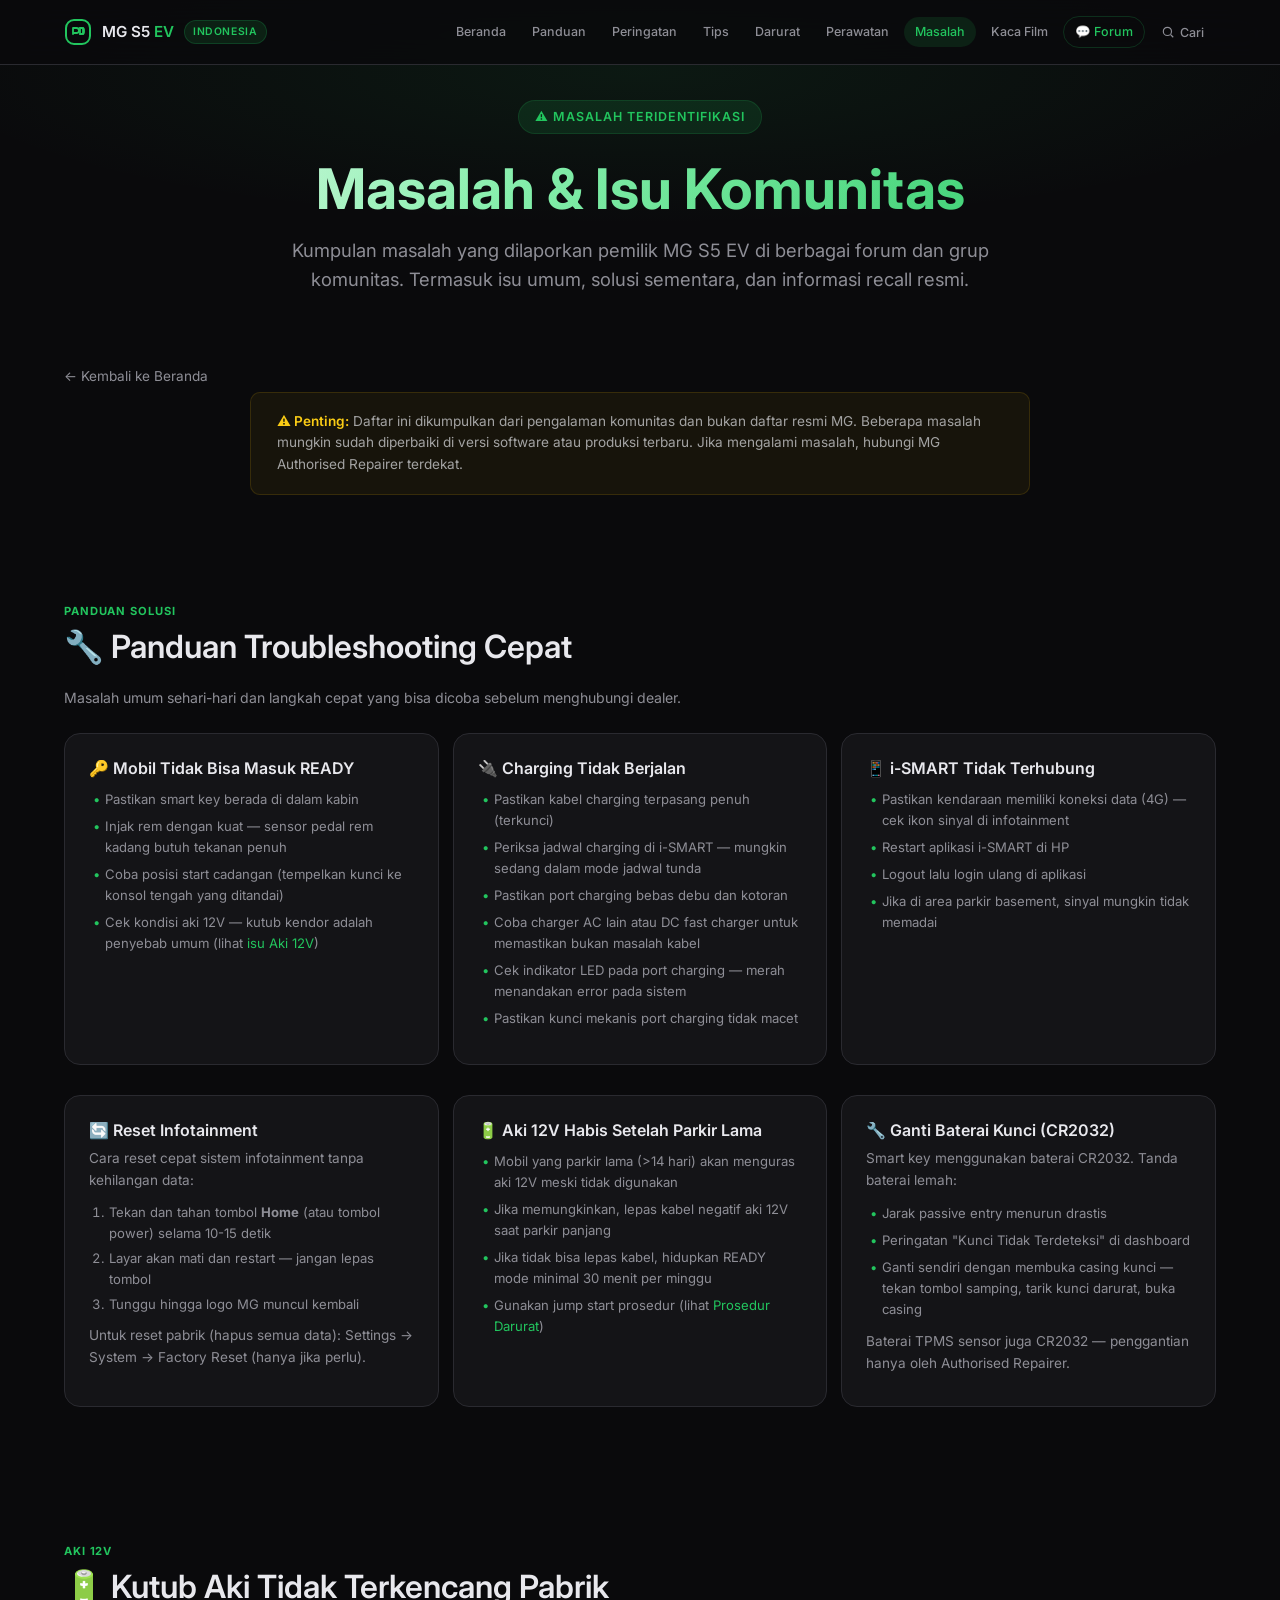
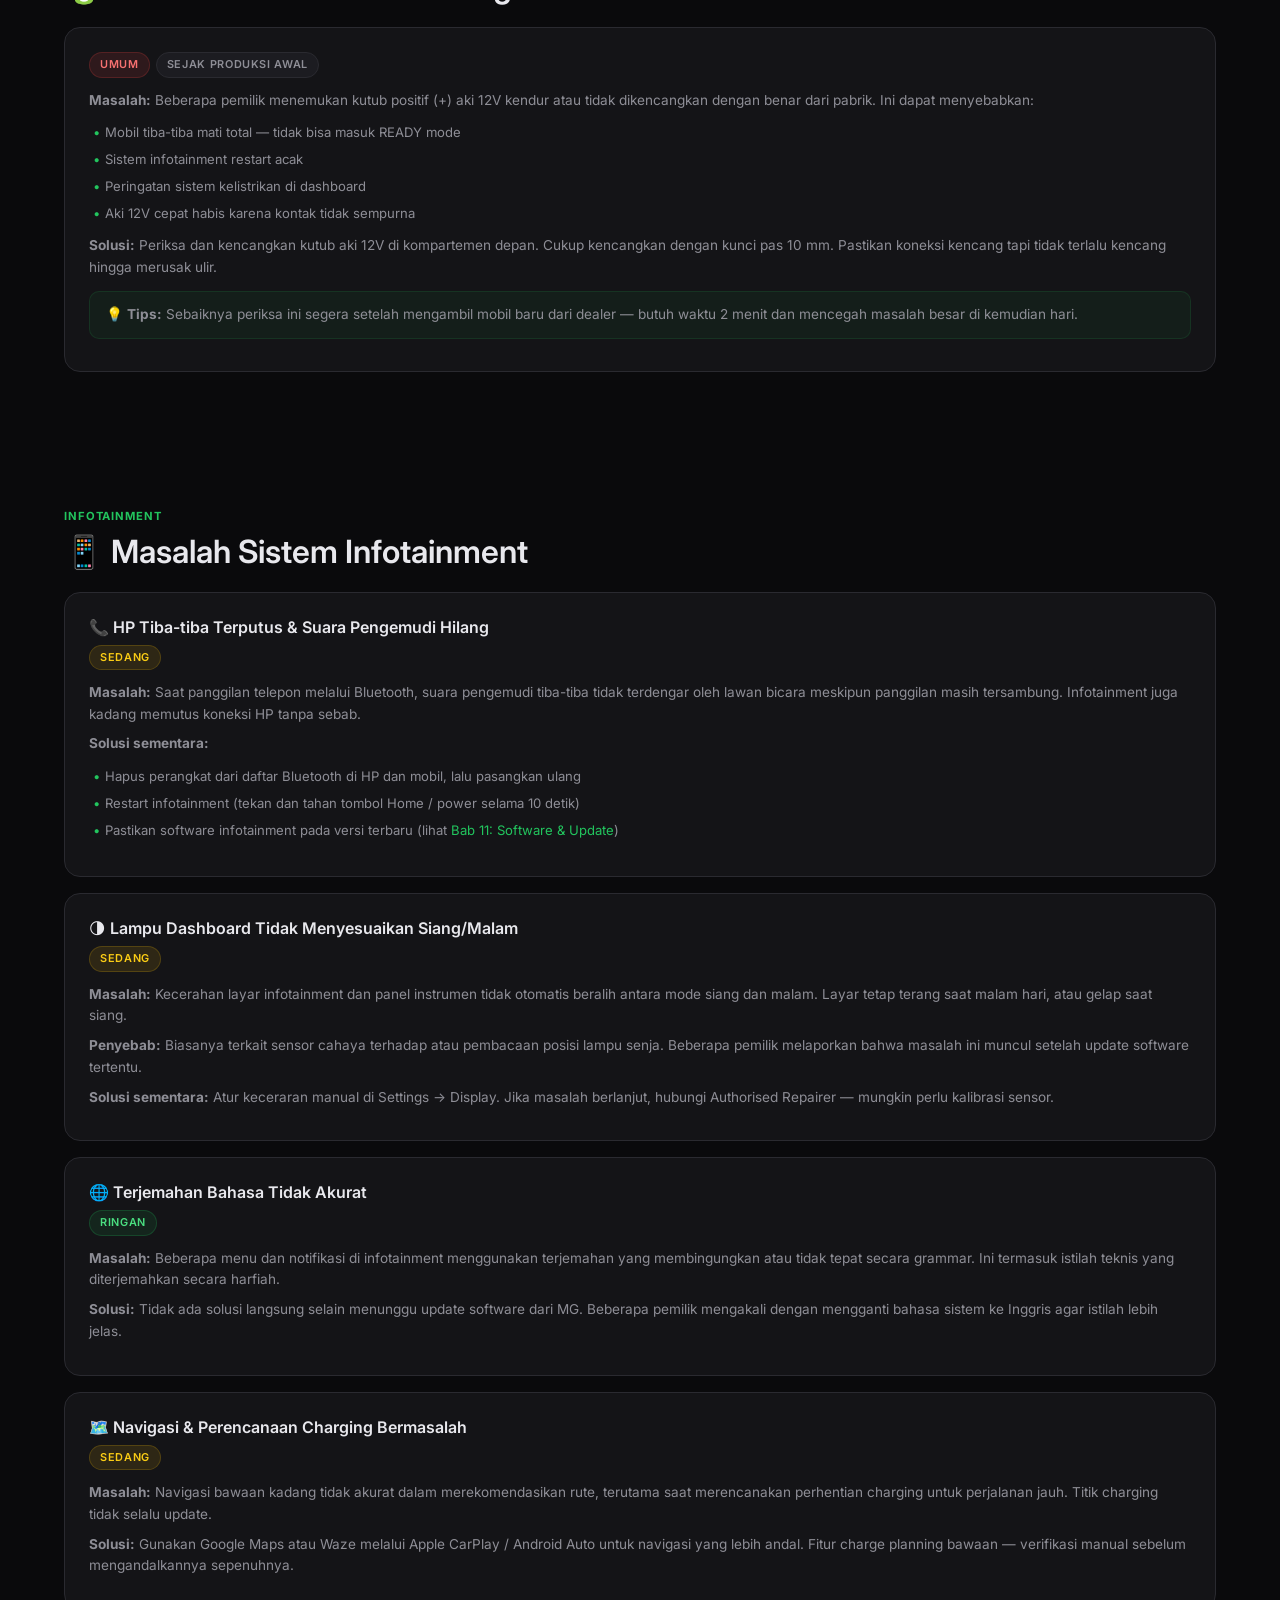
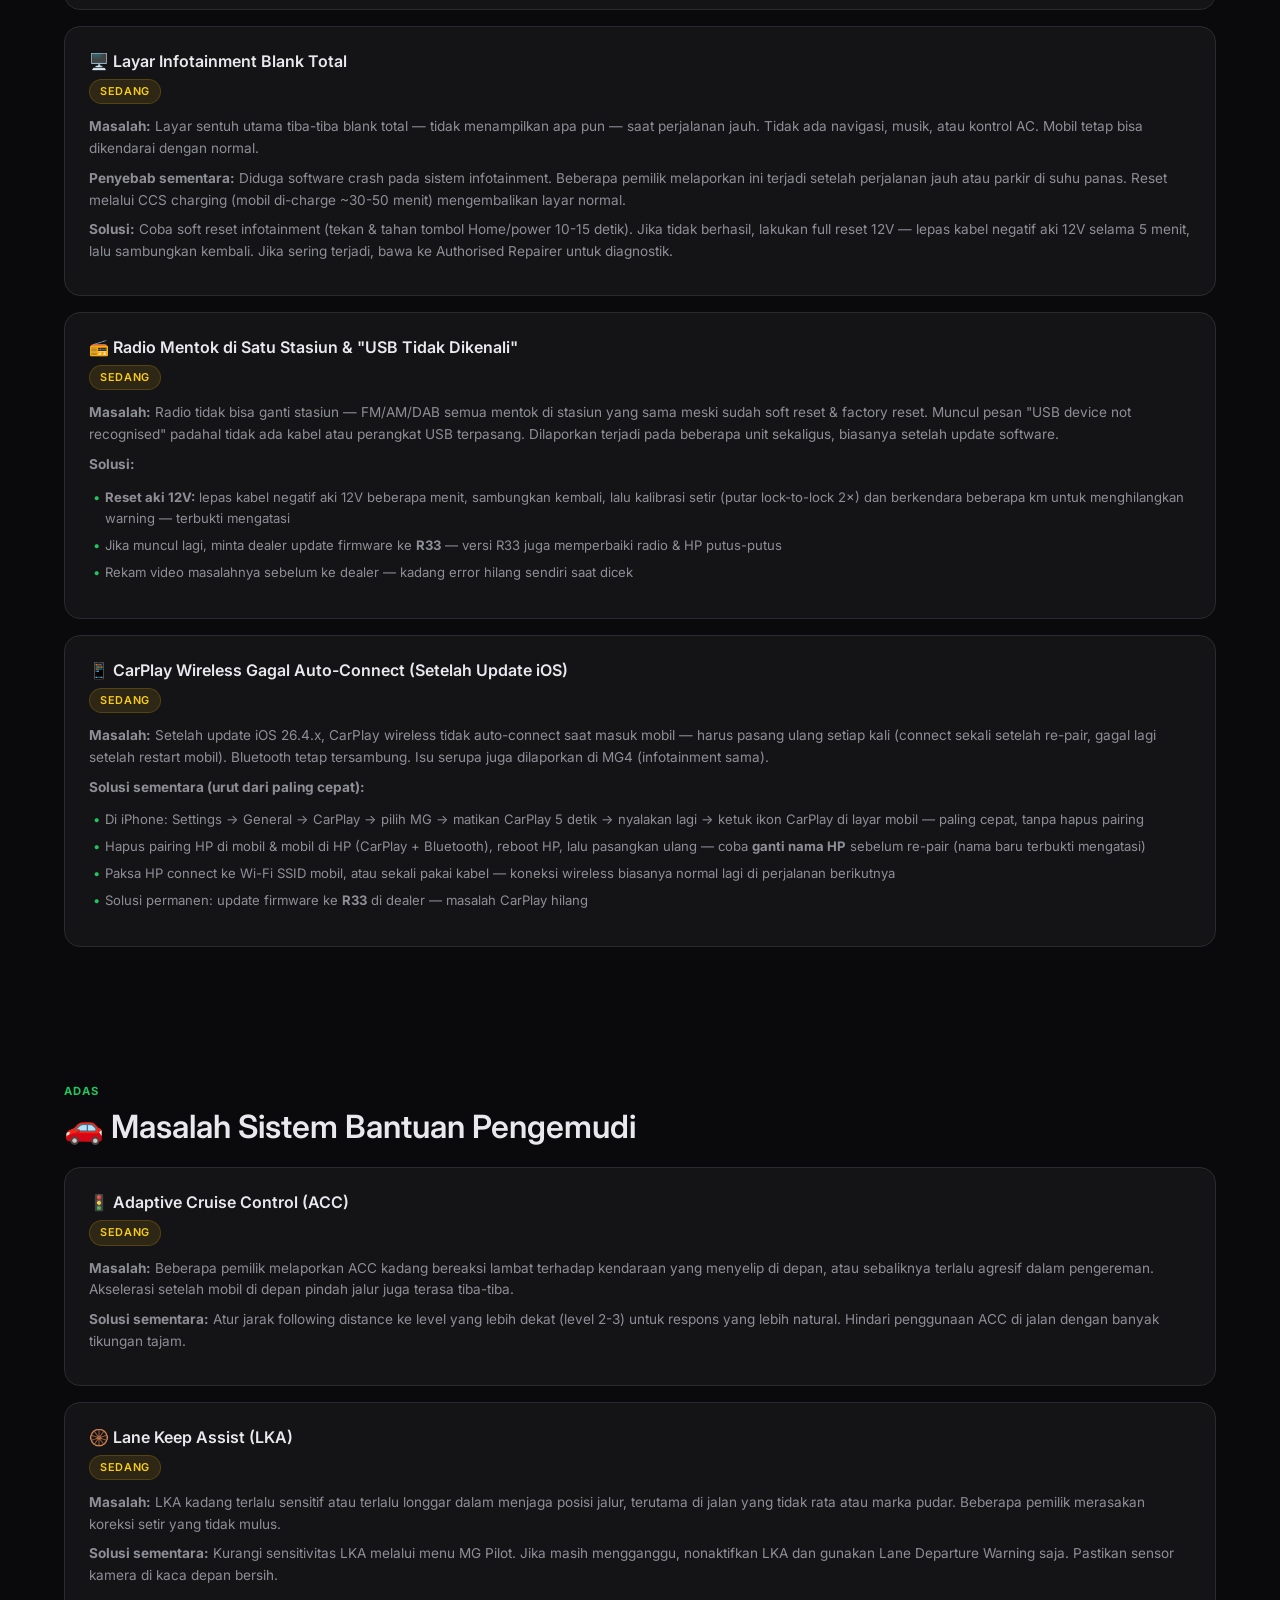
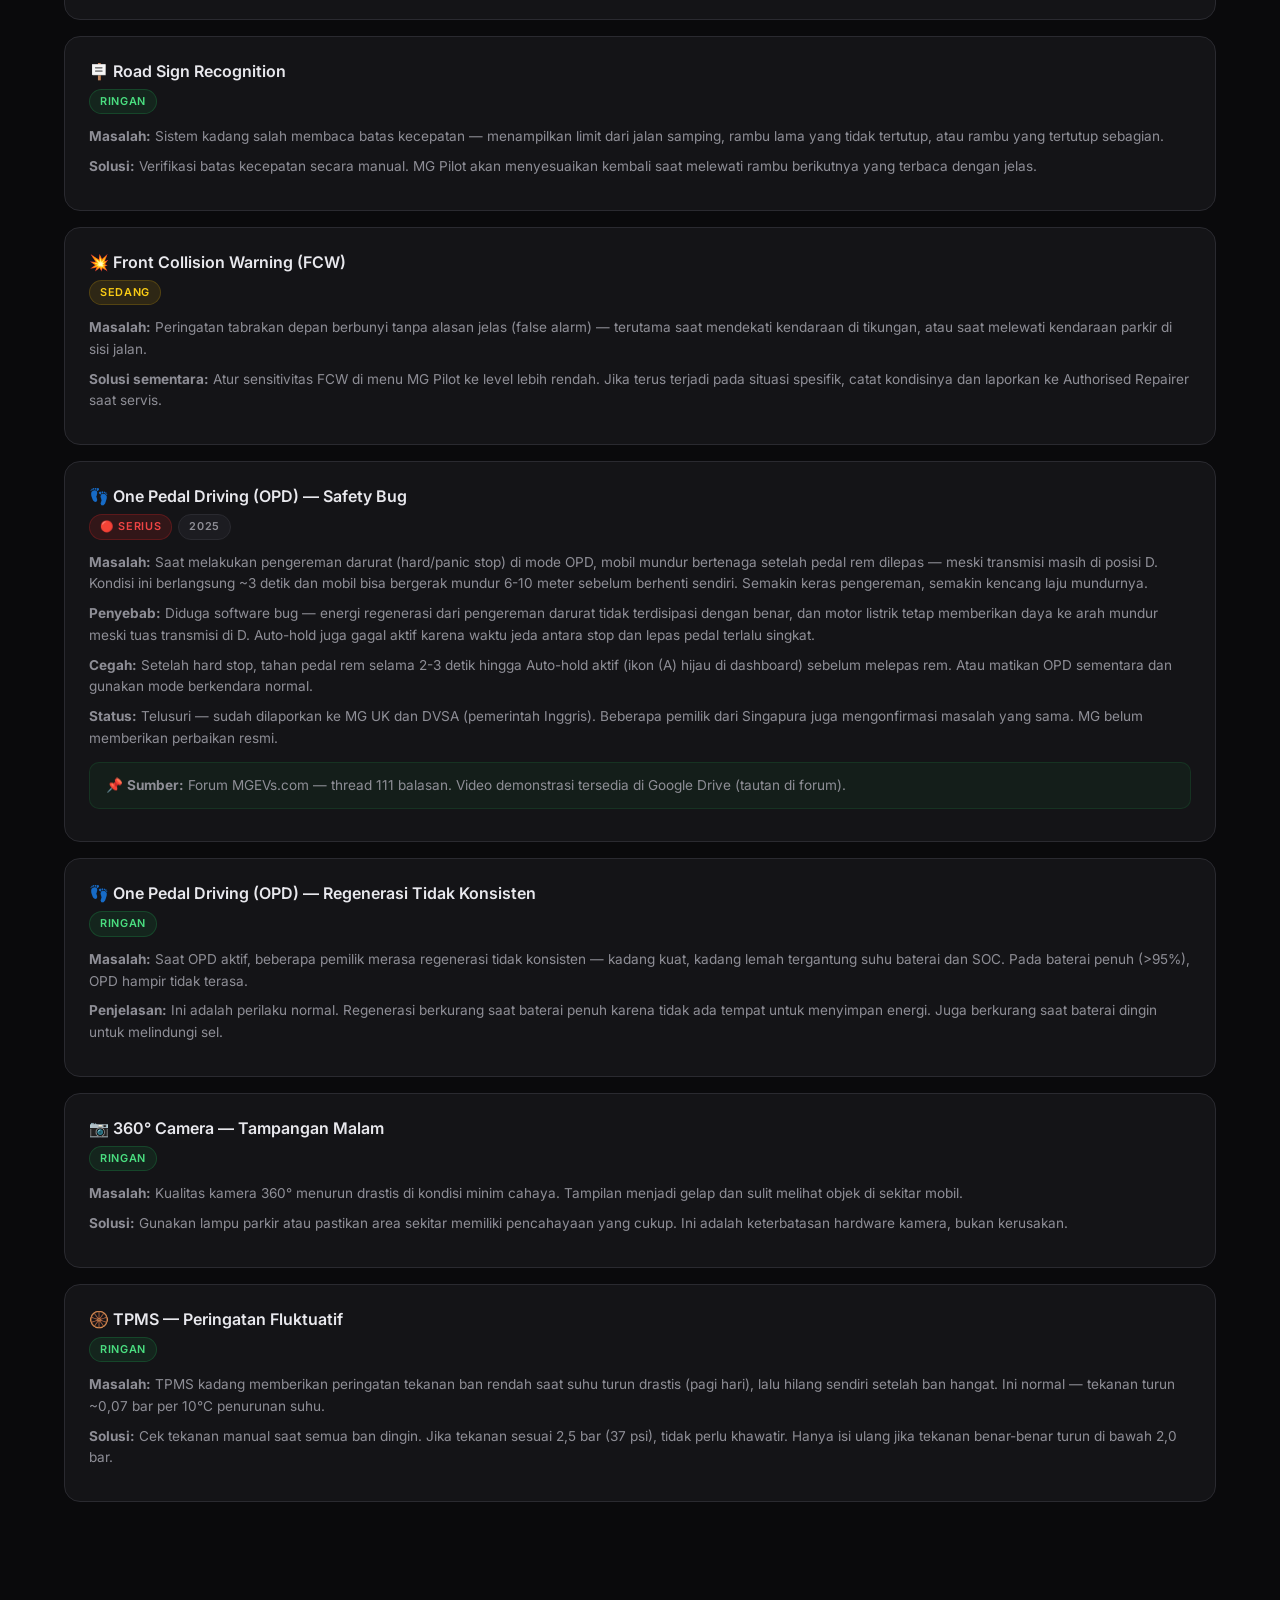
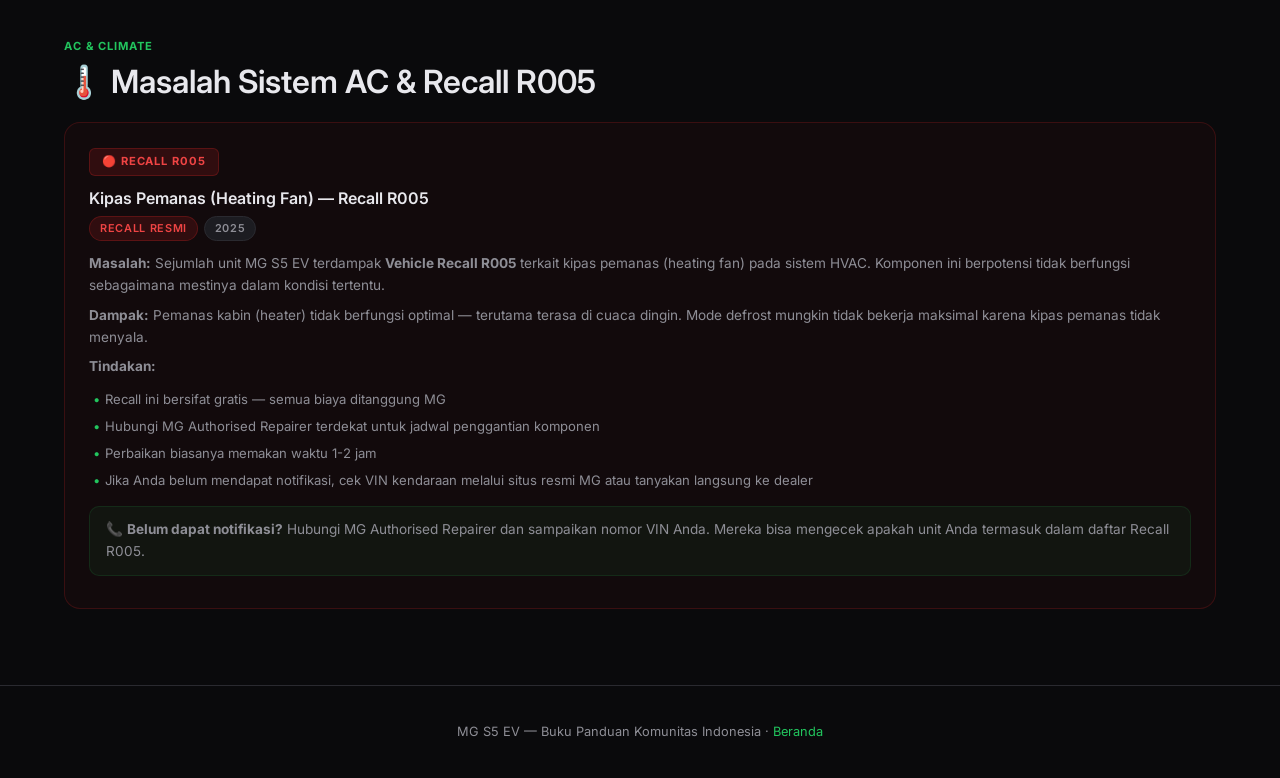
<file: masalah.html>
<!DOCTYPE html>
<html lang="id">
<head>
  <meta charset="UTF-8">
  <meta name="viewport" content="width=device-width, initial-scale=1.0">
  <link rel="sitemap" type="application/xml" title="Sitemap" href="sitemap.xml">
  <title>Masalah &amp; Isu Komunitas — MG S5 EV Indonesia</title>
  <link rel="preconnect" href="https://fonts.googleapis.com">
  <link rel="preconnect" href="https://fonts.gstatic.com" crossorigin>
  <link href="https://fonts.googleapis.com/css2?family=Inter:wght@300;400;500;600;700;800&display=swap" rel="stylesheet">
  <link rel="stylesheet" href="style.css">
  <link rel="stylesheet" href="search.css">
  <link rel="stylesheet" href="masalah.css">

  <meta name="description" content="Masalah umum MG S5 EV dari komunitas: troubleshooting cepat, aki 12V, infotainment, ADAS, dan recall R005 — lengkap dengan solusi.">
  <link rel="canonical" href="https://mgs5.web.id/masalah.html">
  <meta property="og:type" content="website">
  <meta property="og:site_name" content="MG S5 EV Indonesia">
  <meta property="og:title" content="Masalah & Isu Komunitas — MG S5 EV Indonesia">
  <meta property="og:description" content="Masalah umum MG S5 EV dari komunitas: troubleshooting cepat, aki 12V, infotainment, ADAS, dan recall R005 — lengkap dengan solusi.">
  <meta property="og:url" content="https://mgs5.web.id/masalah.html">
  <meta property="og:image" content="https://mgs5.web.id/img/og-image.png">
  <meta property="og:image:width" content="1200">
  <meta property="og:image:height" content="630">
  <meta property="og:locale" content="id_ID">
  <meta property="og:locale:alternate" content="en_US">
  <meta name="twitter:card" content="summary_large_image">
  <meta name="twitter:title" content="Masalah & Isu Komunitas — MG S5 EV Indonesia">
  <meta name="twitter:description" content="Masalah umum MG S5 EV dari komunitas: troubleshooting cepat, aki 12V, infotainment, ADAS, dan recall R005 — lengkap dengan solusi.">
  <meta name="twitter:image" content="https://mgs5.web.id/img/og-image.png">
  <script type="application/ld+json">[{"@context": "https://schema.org", "@type": "WebPage", "name": "Masalah & Isu Komunitas — MG S5 EV Indonesia", "url": "https://mgs5.web.id/masalah.html", "description": "Masalah umum MG S5 EV dari komunitas: troubleshooting cepat, aki 12V, infotainment, ADAS, dan recall R005 — lengkap dengan solusi.", "inLanguage": "id-ID", "isPartOf": {"@type": "WebSite", "name": "MG S5 EV Indonesia", "url": "https://mgs5.web.id/"}}]</script>
</head>
<body>

<nav role="navigation" aria-label="Navigasi utama">
  <div class="container">
    <div class="nav-brand">
      <svg width="28" height="28" viewBox="0 0 28 28" fill="none" aria-hidden="true">
        <rect x="2" y="2" width="24" height="24" rx="8" stroke="#22c55e" stroke-width="2" fill="none"/>
        <path d="M9 16V10h3.5a2.5 2.5 0 0 1 0 5H9m10-5v6" stroke="#22c55e" stroke-width="1.8" stroke-linecap="round" stroke-linejoin="round"/>
        <path d="M20 12a2 2 0 0 0-2-2h-2v6h2a2 2 0 0 0 2-2v-2Z" stroke="#22c55e" stroke-width="1.8" stroke-linecap="round"/>
      </svg>
      <span>MG S5 <span class="brand-accent">EV</span></span>
      <span class="nav-badge">Indonesia</span>
    </div>
    <div class="nav-menu">
      <button type="button" id="nav-toggle-masalah" class="nav-toggle" aria-expanded="false" aria-controls="nav-links-masalah" aria-label="Buka navigasi">
        <span class="nav-toggle-bars" aria-hidden="true"><span></span><span></span><span></span></span>
      </button>
      <div class="nav-links" id="nav-links-masalah">
        <a href="index.html">Beranda</a>
        <a href="panduan.html">Panduan</a>
        <a href="peringatan.html">Peringatan</a>
        <a href="tips.html">Tips</a>
        <a href="darurat.html">Darurat</a>
        <a href="perawatan.html">Perawatan</a>
        <a href="masalah.html" class="active">Masalah</a>
        <a href="kacafilm.html">Kaca Film</a>
        <a href="https://mgs5.flarum.cloud" target="_blank" rel="noopener" class="forum-link">💬 Forum</a>
<button type="button" class="search-toggle" data-search-open aria-haspopup="dialog" aria-expanded="false" aria-label="Buka pencarian"><svg viewBox="0 0 24 24" fill="none" stroke="currentColor" stroke-width="2" aria-hidden="true"><circle cx="11" cy="11" r="7" /><path d="M21 21l-4.3-4.3" /></svg> Cari</button>
      </div>
    </div>
  </div>
</nav>

<header class="hero hero-sm">
  <div class="container">
    <div class="hero-tag">⚠️ Masalah Teridentifikasi</div>
    <h1>Masalah &amp; Isu Komunitas</h1>
    <p class="hero-sub">Kumpulan masalah yang dilaporkan pemilik MG S5 EV di berbagai forum dan grup komunitas. Termasuk isu umum, solusi sementara, dan informasi recall resmi.</p>
  </div>
</header>

<div class="container">
  <a href="index.html" class="back-link">← Kembali ke Beranda</a>

  <div class="disclaimer-card" role="note" aria-label="Peringatan">
    <p><strong>⚠️ Penting:</strong> Daftar ini dikumpulkan dari pengalaman komunitas dan bukan daftar resmi MG. Beberapa masalah mungkin sudah diperbaiki di versi software atau produksi terbaru. Jika mengalami masalah, hubungi MG Authorised Repairer terdekat.</p>
  </div>

  <!-- ===== Troubleshooting Cepat ===== -->
  <section class="section section-top-sm" id="troubleshooting">
    <div class="issue-header">
      <span class="issue-cat">Panduan Solusi</span>
      <h2 id="panduan-troubleshooting-cepat">🔧 Panduan Troubleshooting Cepat</h2>
    </div>
    <p class="section-intro">Masalah umum sehari-hari dan langkah cepat yang bisa dicoba sebelum menghubungi dealer.</p>

    <div class="trouble-grid">
      <div class="issue-card trouble-item">
        <h3 id="mobil-tidak-bisa-masuk-ready">🔑 Mobil Tidak Bisa Masuk READY</h3>
        <ul>
          <li>Pastikan smart key berada di dalam kabin</li>
          <li>Injak rem dengan kuat — sensor pedal rem kadang butuh tekanan penuh</li>
          <li>Coba posisi start cadangan (tempelkan kunci ke konsol tengah yang ditandai)</li>
          <li>Cek kondisi aki 12V — kutub kendor adalah penyebab umum (lihat <a href="#aki-12v">isu Aki 12V</a>)</li>
        </ul>
      </div>

      <div class="issue-card trouble-item">
        <h3 id="charging-tidak-berjalan">🔌 Charging Tidak Berjalan</h3>
        <ul>
          <li>Pastikan kabel charging terpasang penuh (terkunci)</li>
          <li>Periksa jadwal charging di i-SMART — mungkin sedang dalam mode jadwal tunda</li>
          <li>Pastikan port charging bebas debu dan kotoran</li>
          <li>Coba charger AC lain atau DC fast charger untuk memastikan bukan masalah kabel</li>
          <li>Cek indikator LED pada port charging — merah menandakan error pada sistem</li>
          <li>Pastikan kunci mekanis port charging tidak macet</li>
        </ul>
      </div>

      <div class="issue-card trouble-item">
        <h3 id="i-smart-tidak-terhubung">📱 i-SMART Tidak Terhubung</h3>
        <ul>
          <li>Pastikan kendaraan memiliki koneksi data (4G) — cek ikon sinyal di infotainment</li>
          <li>Restart aplikasi i-SMART di HP</li>
          <li>Logout lalu login ulang di aplikasi</li>
          <li>Jika di area parkir basement, sinyal mungkin tidak memadai</li>
        </ul>
      </div>

      <div class="issue-card trouble-item">
        <h3 id="reset-infotainment">🔄 Reset Infotainment</h3>
        <p>Cara reset cepat sistem infotainment tanpa kehilangan data:</p>
        <ol>
          <li>Tekan dan tahan tombol <strong>Home</strong> (atau tombol power) selama 10-15 detik</li>
          <li>Layar akan mati dan restart — jangan lepas tombol</li>
          <li>Tunggu hingga logo MG muncul kembali</li>
        </ol>
        <p class="mt-8">Untuk reset pabrik (hapus semua data): Settings → System → Factory Reset (hanya jika perlu).</p>
      </div>

      <div class="issue-card trouble-item">
        <h3 id="aki-12v-habis-setelah-parkir-lama">🔋 Aki 12V Habis Setelah Parkir Lama</h3>
        <ul>
          <li>Mobil yang parkir lama (&gt;14 hari) akan menguras aki 12V meski tidak digunakan</li>
          <li>Jika memungkinkan, lepas kabel negatif aki 12V saat parkir panjang</li>
          <li>Jika tidak bisa lepas kabel, hidupkan READY mode minimal 30 menit per minggu</li>
          <li>Gunakan jump start prosedur (lihat <a href="darurat.html">Prosedur Darurat</a>)</li>
        </ul>
      </div>

      <div class="issue-card trouble-item">
        <h3 id="ganti-baterai-kunci-cr2032">🔧 Ganti Baterai Kunci (CR2032)</h3>
        <p>Smart key menggunakan baterai CR2032. Tanda baterai lemah:</p>
        <ul>
          <li>Jarak passive entry menurun drastis</li>
          <li>Peringatan "Kunci Tidak Terdeteksi" di dashboard</li>
          <li>Ganti sendiri dengan membuka casing kunci — tekan tombol samping, tarik kunci darurat, buka casing</li>
        </ul>
        <p class="mt-8">Baterai TPMS sensor juga CR2032 — penggantian hanya oleh Authorised Repairer.</p>
      </div>
    </div>
  </section>

  <!-- ===== Aki 12V ===== -->
  <section class="section" id="aki-12v">
    <div class="issue-header">
      <span class="issue-cat">Aki 12V</span>
      <h2 id="kutub-aki-tidak-terkencang-pabrik">🔋 Kutub Aki Tidak Terkencang Pabrik</h2>
    </div>
    <div class="issue-card">
      <div class="issue-meta">
        <span class="issue-tag severity-high">Umum</span>
        <span class="issue-tag">Sejak produksi awal</span>
      </div>
      <p><strong>Masalah:</strong> Beberapa pemilik menemukan kutub positif (+) aki 12V kendur atau tidak dikencangkan dengan benar dari pabrik. Ini dapat menyebabkan:</p>
      <ul>
        <li>Mobil tiba-tiba mati total — tidak bisa masuk READY mode</li>
        <li>Sistem infotainment restart acak</li>
        <li>Peringatan sistem kelistrikan di dashboard</li>
        <li>Aki 12V cepat habis karena kontak tidak sempurna</li>
      </ul>
      <p><strong>Solusi:</strong> Periksa dan kencangkan kutub aki 12V di kompartemen depan. Cukup kencangkan dengan kunci pas 10 mm. Pastikan koneksi kencang tapi tidak terlalu kencang hingga merusak ulir.</p>
      <p class="issue-note">💡 <strong>Tips:</strong> Sebaiknya periksa ini segera setelah mengambil mobil baru dari dealer — butuh waktu 2 menit dan mencegah masalah besar di kemudian hari.</p>
    </div>
  </section>

  <!-- ===== Infotainment ===== -->
  <section class="section" id="infotainment">
    <div class="issue-header">
      <span class="issue-cat">Infotainment</span>
      <h2 id="masalah-sistem-infotainment">📱 Masalah Sistem Infotainment</h2>
    </div>

    <div class="issue-card">
      <h3 id="hp-tiba-tiba-terputus-amp-suara-pengemudi-hilang">📞 HP Tiba-tiba Terputus &amp; Suara Pengemudi Hilang</h3>
      <div class="issue-meta">
        <span class="issue-tag severity-mid">Sedang</span>
      </div>
      <p><strong>Masalah:</strong> Saat panggilan telepon melalui Bluetooth, suara pengemudi tiba-tiba tidak terdengar oleh lawan bicara meskipun panggilan masih tersambung. Infotainment juga kadang memutus koneksi HP tanpa sebab.</p>
      <p><strong>Solusi sementara:</strong></p>
      <ul>
        <li>Hapus perangkat dari daftar Bluetooth di HP dan mobil, lalu pasangkan ulang</li>
        <li>Restart infotainment (tekan dan tahan tombol Home / power selama 10 detik)</li>
        <li>Pastikan software infotainment pada versi terbaru (lihat <a href="panduan.html#bab11">Bab 11: Software &amp; Update</a>)</li>
      </ul>
    </div>

    <div class="issue-card">
      <h3 id="lampu-dashboard-tidak-menyesuaikan-siangmalam">🌗 Lampu Dashboard Tidak Menyesuaikan Siang/Malam</h3>
      <div class="issue-meta">
        <span class="issue-tag severity-mid">Sedang</span>
      </div>
      <p><strong>Masalah:</strong> Kecerahan layar infotainment dan panel instrumen tidak otomatis beralih antara mode siang dan malam. Layar tetap terang saat malam hari, atau gelap saat siang.</p>
      <p><strong>Penyebab:</strong> Biasanya terkait sensor cahaya terhadap atau pembacaan posisi lampu senja. Beberapa pemilik melaporkan bahwa masalah ini muncul setelah update software tertentu.</p>
      <p><strong>Solusi sementara:</strong> Atur keceraran manual di Settings → Display. Jika masalah berlanjut, hubungi Authorised Repairer — mungkin perlu kalibrasi sensor.</p>
    </div>

    <div class="issue-card">
      <h3 id="terjemahan-bahasa-tidak-akurat">🌐 Terjemahan Bahasa Tidak Akurat</h3>
      <div class="issue-meta">
        <span class="issue-tag severity-low">Ringan</span>
      </div>
      <p><strong>Masalah:</strong> Beberapa menu dan notifikasi di infotainment menggunakan terjemahan yang membingungkan atau tidak tepat secara grammar. Ini termasuk istilah teknis yang diterjemahkan secara harfiah.</p>
      <p><strong>Solusi:</strong> Tidak ada solusi langsung selain menunggu update software dari MG. Beberapa pemilik mengakali dengan mengganti bahasa sistem ke Inggris agar istilah lebih jelas.</p>
    </div>

    <div class="issue-card">
      <h3 id="navigasi-amp-perencanaan-charging-bermasalah">🗺️ Navigasi &amp; Perencanaan Charging Bermasalah</h3>
      <div class="issue-meta">
        <span class="issue-tag severity-mid">Sedang</span>
      </div>
      <p><strong>Masalah:</strong> Navigasi bawaan kadang tidak akurat dalam merekomendasikan rute, terutama saat merencanakan perhentian charging untuk perjalanan jauh. Titik charging tidak selalu update.</p>
      <p><strong>Solusi:</strong> Gunakan Google Maps atau Waze melalui Apple CarPlay / Android Auto untuk navigasi yang lebih andal. Fitur charge planning bawaan — verifikasi manual sebelum mengandalkannya sepenuhnya.</p>
    </div>

    <div class="issue-card">
      <h3 id="layar-infotainment-blank-total">🖥️ Layar Infotainment Blank Total</h3>
      <div class="issue-meta">
        <span class="issue-tag severity-mid">Sedang</span>
      </div>
      <p><strong>Masalah:</strong> Layar sentuh utama tiba-tiba blank total — tidak menampilkan apa pun — saat perjalanan jauh. Tidak ada navigasi, musik, atau kontrol AC. Mobil tetap bisa dikendarai dengan normal.</p>
      <p><strong>Penyebab sementara:</strong> Diduga software crash pada sistem infotainment. Beberapa pemilik melaporkan ini terjadi setelah perjalanan jauh atau parkir di suhu panas. Reset melalui CCS charging (mobil di-charge ~30-50 menit) mengembalikan layar normal.</p>
      <p><strong>Solusi:</strong> Coba soft reset infotainment (tekan & tahan tombol Home/power 10-15 detik). Jika tidak berhasil, lakukan full reset 12V — lepas kabel negatif aki 12V selama 5 menit, lalu sambungkan kembali. Jika sering terjadi, bawa ke Authorised Repairer untuk diagnostik.</p>
    </div>

    <div class="issue-card">
      <h3 id="radio-mentok-di-satu-stasiun-amp-usb-tidak-dikenali">📻 Radio Mentok di Satu Stasiun &amp; "USB Tidak Dikenali"</h3>
      <div class="issue-meta">
        <span class="issue-tag severity-mid">Sedang</span>
      </div>
      <p><strong>Masalah:</strong> Radio tidak bisa ganti stasiun — FM/AM/DAB semua mentok di stasiun yang sama meski sudah soft reset &amp; factory reset. Muncul pesan "USB device not recognised" padahal tidak ada kabel atau perangkat USB terpasang. Dilaporkan terjadi pada beberapa unit sekaligus, biasanya setelah update software.</p>
      <p><strong>Solusi:</strong></p>
      <ul>
        <li><strong>Reset aki 12V:</strong> lepas kabel negatif aki 12V beberapa menit, sambungkan kembali, lalu kalibrasi setir (putar lock-to-lock 2×) dan berkendara beberapa km untuk menghilangkan warning — terbukti mengatasi</li>
        <li>Jika muncul lagi, minta dealer update firmware ke <strong>R33</strong> — versi R33 juga memperbaiki radio &amp; HP putus-putus</li>
        <li>Rekam video masalahnya sebelum ke dealer — kadang error hilang sendiri saat dicek</li>
      </ul>
    </div>

    <div class="issue-card">
      <h3 id="carplay-wireless-gagal-auto-connect-setelah-update-ios">📱 CarPlay Wireless Gagal Auto-Connect (Setelah Update iOS)</h3>
      <div class="issue-meta">
        <span class="issue-tag severity-mid">Sedang</span>
      </div>
      <p><strong>Masalah:</strong> Setelah update iOS 26.4.x, CarPlay wireless tidak auto-connect saat masuk mobil — harus pasang ulang setiap kali (connect sekali setelah re-pair, gagal lagi setelah restart mobil). Bluetooth tetap tersambung. Isu serupa juga dilaporkan di MG4 (infotainment sama).</p>
      <p><strong>Solusi sementara (urut dari paling cepat):</strong></p>
      <ul>
        <li>Di iPhone: Settings → General → CarPlay → pilih MG → matikan CarPlay 5 detik → nyalakan lagi → ketuk ikon CarPlay di layar mobil — paling cepat, tanpa hapus pairing</li>
        <li>Hapus pairing HP di mobil &amp; mobil di HP (CarPlay + Bluetooth), reboot HP, lalu pasangkan ulang — coba <strong>ganti nama HP</strong> sebelum re-pair (nama baru terbukti mengatasi)</li>
        <li>Paksa HP connect ke Wi-Fi SSID mobil, atau sekali pakai kabel — koneksi wireless biasanya normal lagi di perjalanan berikutnya</li>
        <li>Solusi permanen: update firmware ke <strong>R33</strong> di dealer — masalah CarPlay hilang</li>
      </ul>
    </div>
  </section>

  <!-- ===== ADAS ===== -->
  <section class="section" id="adas">
    <div class="issue-header">
      <span class="issue-cat">ADAS</span>
      <h2 id="masalah-sistem-bantuan-pengemudi">🚗 Masalah Sistem Bantuan Pengemudi</h2>
    </div>

    <div class="issue-card">
      <h3 id="adaptive-cruise-control-acc">🚦 Adaptive Cruise Control (ACC)</h3>
      <div class="issue-meta">
        <span class="issue-tag severity-mid">Sedang</span>
      </div>
      <p><strong>Masalah:</strong> Beberapa pemilik melaporkan ACC kadang bereaksi lambat terhadap kendaraan yang menyelip di depan, atau sebaliknya terlalu agresif dalam pengereman. Akselerasi setelah mobil di depan pindah jalur juga terasa tiba-tiba.</p>
      <p><strong>Solusi sementara:</strong> Atur jarak following distance ke level yang lebih dekat (level 2-3) untuk respons yang lebih natural. Hindari penggunaan ACC di jalan dengan banyak tikungan tajam.</p>
    </div>

    <div class="issue-card">
      <h3 id="lane-keep-assist-lka">🛞 Lane Keep Assist (LKA)</h3>
      <div class="issue-meta">
        <span class="issue-tag severity-mid">Sedang</span>
      </div>
      <p><strong>Masalah:</strong> LKA kadang terlalu sensitif atau terlalu longgar dalam menjaga posisi jalur, terutama di jalan yang tidak rata atau marka pudar. Beberapa pemilik merasakan koreksi setir yang tidak mulus.</p>
      <p><strong>Solusi sementara:</strong> Kurangi sensitivitas LKA melalui menu MG Pilot. Jika masih mengganggu, nonaktifkan LKA dan gunakan Lane Departure Warning saja. Pastikan sensor kamera di kaca depan bersih.</p>
    </div>

    <div class="issue-card">
      <h3 id="road-sign-recognition">🪧 Road Sign Recognition</h3>
      <div class="issue-meta">
        <span class="issue-tag severity-low">Ringan</span>
      </div>
      <p><strong>Masalah:</strong> Sistem kadang salah membaca batas kecepatan — menampilkan limit dari jalan samping, rambu lama yang tidak tertutup, atau rambu yang tertutup sebagian.</p>
      <p><strong>Solusi:</strong> Verifikasi batas kecepatan secara manual. MG Pilot akan menyesuaikan kembali saat melewati rambu berikutnya yang terbaca dengan jelas.</p>
    </div>

    <div class="issue-card">
      <h3 id="front-collision-warning-fcw">💥 Front Collision Warning (FCW)</h3>
      <div class="issue-meta">
        <span class="issue-tag severity-mid">Sedang</span>
      </div>
      <p><strong>Masalah:</strong> Peringatan tabrakan depan berbunyi tanpa alasan jelas (false alarm) — terutama saat mendekati kendaraan di tikungan, atau saat melewati kendaraan parkir di sisi jalan.</p>
      <p><strong>Solusi sementara:</strong> Atur sensitivitas FCW di menu MG Pilot ke level lebih rendah. Jika terus terjadi pada situasi spesifik, catat kondisinya dan laporkan ke Authorised Repairer saat servis.</p>
    </div>

    <div class="issue-card">
      <h3 id="one-pedal-driving-opd-safety-bug">👣 One Pedal Driving (OPD) — Safety Bug</h3>
      <div class="issue-meta">
        <span class="issue-tag severity-critical">🔴 Serius</span>
        <span class="issue-tag">2025</span>
      </div>
      <p><strong>Masalah:</strong> Saat melakukan pengereman darurat (hard/panic stop) di mode OPD, mobil mundur bertenaga setelah pedal rem dilepas — meski transmisi masih di posisi D. Kondisi ini berlangsung ~3 detik dan mobil bisa bergerak mundur 6-10 meter sebelum berhenti sendiri. Semakin keras pengereman, semakin kencang laju mundurnya.</p>
      <p><strong>Penyebab:</strong> Diduga software bug — energi regenerasi dari pengereman darurat tidak terdisipasi dengan benar, dan motor listrik tetap memberikan daya ke arah mundur meski tuas transmisi di D. Auto-hold juga gagal aktif karena waktu jeda antara stop dan lepas pedal terlalu singkat.</p>
      <p><strong>Cegah:</strong> Setelah hard stop, tahan pedal rem selama 2-3 detik hingga Auto-hold aktif (ikon (A) hijau di dashboard) sebelum melepas rem. Atau matikan OPD sementara dan gunakan mode berkendara normal.</p>
      <p><strong>Status:</strong> Telusuri — sudah dilaporkan ke MG UK dan DVSA (pemerintah Inggris). Beberapa pemilik dari Singapura juga mengonfirmasi masalah yang sama. MG belum memberikan perbaikan resmi.</p>
      <p class="issue-note">📌 <strong>Sumber:</strong> Forum MGEVs.com — thread 111 balasan. Video demonstrasi tersedia di Google Drive (tautan di forum).</p>
    </div>

    <div class="issue-card">
      <h3 id="one-pedal-driving-opd-regenerasi-tidak-konsisten">👣 One Pedal Driving (OPD) — Regenerasi Tidak Konsisten</h3>
      <div class="issue-meta">
        <span class="issue-tag severity-low">Ringan</span>
      </div>
      <p><strong>Masalah:</strong> Saat OPD aktif, beberapa pemilik merasa regenerasi tidak konsisten — kadang kuat, kadang lemah tergantung suhu baterai dan SOC. Pada baterai penuh (&gt;95%), OPD hampir tidak terasa.</p>
      <p><strong>Penjelasan:</strong> Ini adalah perilaku normal. Regenerasi berkurang saat baterai penuh karena tidak ada tempat untuk menyimpan energi. Juga berkurang saat baterai dingin untuk melindungi sel.</p>
    </div>

    <div class="issue-card">
      <h3 id="360-camera-tampangan-malam">📷 360° Camera — Tampangan Malam</h3>
      <div class="issue-meta">
        <span class="issue-tag severity-low">Ringan</span>
      </div>
      <p><strong>Masalah:</strong> Kualitas kamera 360° menurun drastis di kondisi minim cahaya. Tampilan menjadi gelap dan sulit melihat objek di sekitar mobil.</p>
      <p><strong>Solusi:</strong> Gunakan lampu parkir atau pastikan area sekitar memiliki pencahayaan yang cukup. Ini adalah keterbatasan hardware kamera, bukan kerusakan.</p>
    </div>

    <div class="issue-card">
      <h3 id="tpms-peringatan-fluktuatif">🛞 TPMS — Peringatan Fluktuatif</h3>
      <div class="issue-meta">
        <span class="issue-tag severity-low">Ringan</span>
      </div>
      <p><strong>Masalah:</strong> TPMS kadang memberikan peringatan tekanan ban rendah saat suhu turun drastis (pagi hari), lalu hilang sendiri setelah ban hangat. Ini normal — tekanan turun ~0,07 bar per 10°C penurunan suhu.</p>
      <p><strong>Solusi:</strong> Cek tekanan manual saat semua ban dingin. Jika tekanan sesuai 2,5 bar (37 psi), tidak perlu khawatir. Hanya isi ulang jika tekanan benar-benar turun di bawah 2,0 bar.</p>
    </div>
  </section>

  <!-- ===== AC & Climate ===== -->
  <section class="section" id="climate">
    <div class="issue-header">
      <span class="issue-cat">AC &amp; Climate</span>
      <h2 id="masalah-sistem-ac-amp-recall-r005">🌡️ Masalah Sistem AC &amp; Recall R005</h2>
    </div>

    <div class="issue-card is-recall">
      <div class="recall-badge">🔴 RECALL R005</div>
      <h3 id="kipas-pemanas-heating-fan-recall-r005">Kipas Pemanas (Heating Fan) — Recall R005</h3>
      <div class="issue-meta">
        <span class="issue-tag severity-critical">Recall Resmi</span>
        <span class="issue-tag">2025</span>
      </div>
      <p><strong>Masalah:</strong> Sejumlah unit MG S5 EV terdampak <strong>Vehicle Recall R005</strong> terkait kipas pemanas (heating fan) pada sistem HVAC. Komponen ini berpotensi tidak berfungsi sebagaimana mestinya dalam kondisi tertentu.</p>
      <p><strong>Dampak:</strong> Pemanas kabin (heater) tidak berfungsi optimal — terutama terasa di cuaca dingin. Mode defrost mungkin tidak bekerja maksimal karena kipas pemanas tidak menyala.</p>
      <p><strong>Tindakan:</strong></p>
      <ul>
        <li>Recall ini bersifat gratis — semua biaya ditanggung MG</li>
        <li>Hubungi MG Authorised Repairer terdekat untuk jadwal penggantian komponen</li>
        <li>Perbaikan biasanya memakan waktu 1-2 jam</li>
        <li>Jika Anda belum mendapat notifikasi, cek VIN kendaraan melalui situs resmi MG atau tanyakan langsung ke dealer</li>
      </ul>
      <p class="issue-note">📞 <strong>Belum dapat notifikasi?</strong> Hubungi MG Authorised Repairer dan sampaikan nomor VIN Anda. Mereka bisa mengecek apakah unit Anda termasuk dalam daftar Recall R005.</p>
    </div>
  </section>

</div>

<footer role="contentinfo">
  <div class="container">
    <p>MG S5 EV — Buku Panduan Komunitas Indonesia · <a href="index.html">Beranda</a></p>
  </div>
</footer>

<div class="search-modal" id="search-modal" role="dialog" aria-modal="true" aria-hidden="true" aria-label="Pencarian situs">
  <div class="search-modal-panel">
    <div class="search-modal-head">
      <span class="sm-title">🔍 Cari di panduan MG S5 EV</span>
      <button type="button" class="search-modal-close" id="search-modal-close" aria-label="Tutup pencarian">&times;</button>
    </div>
    <div id="search-modal-panel"></div>
  </div>
</div>
<script src="search.js"></script>
</body>
</html>
</file>
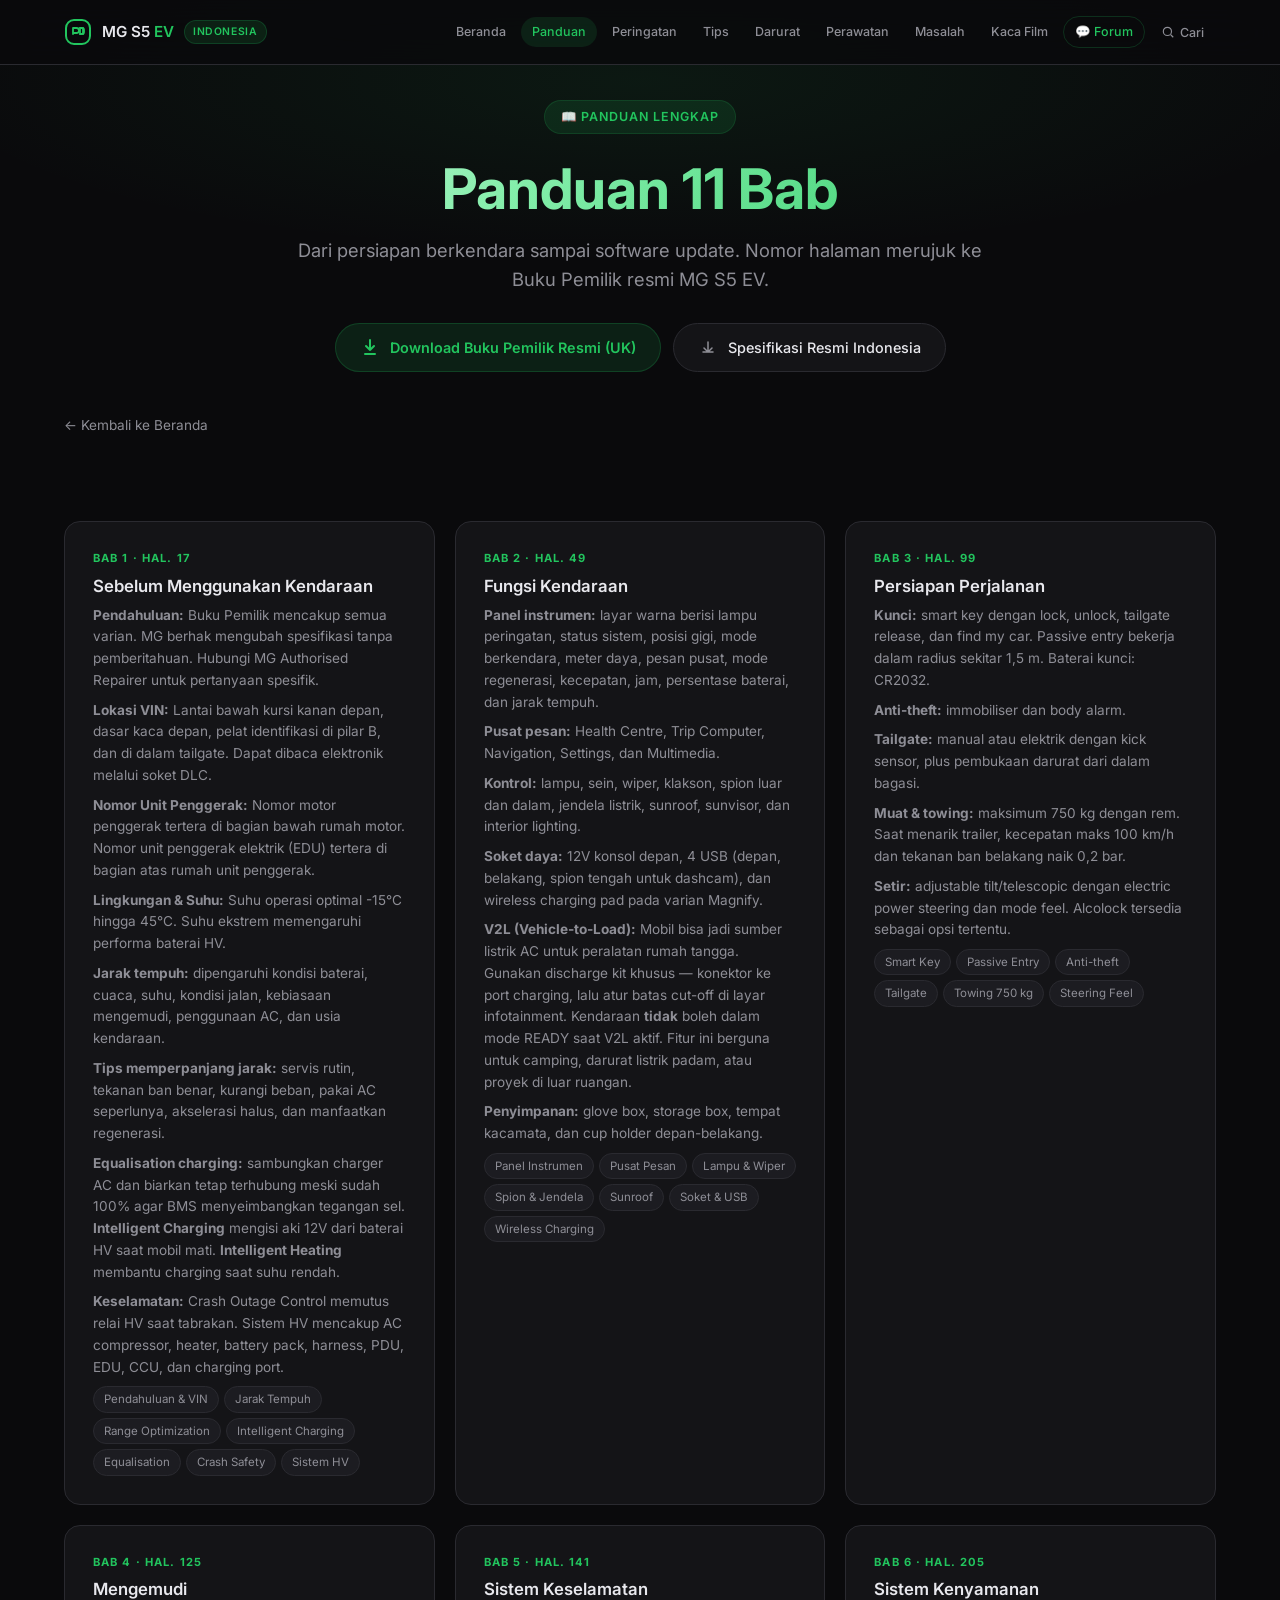
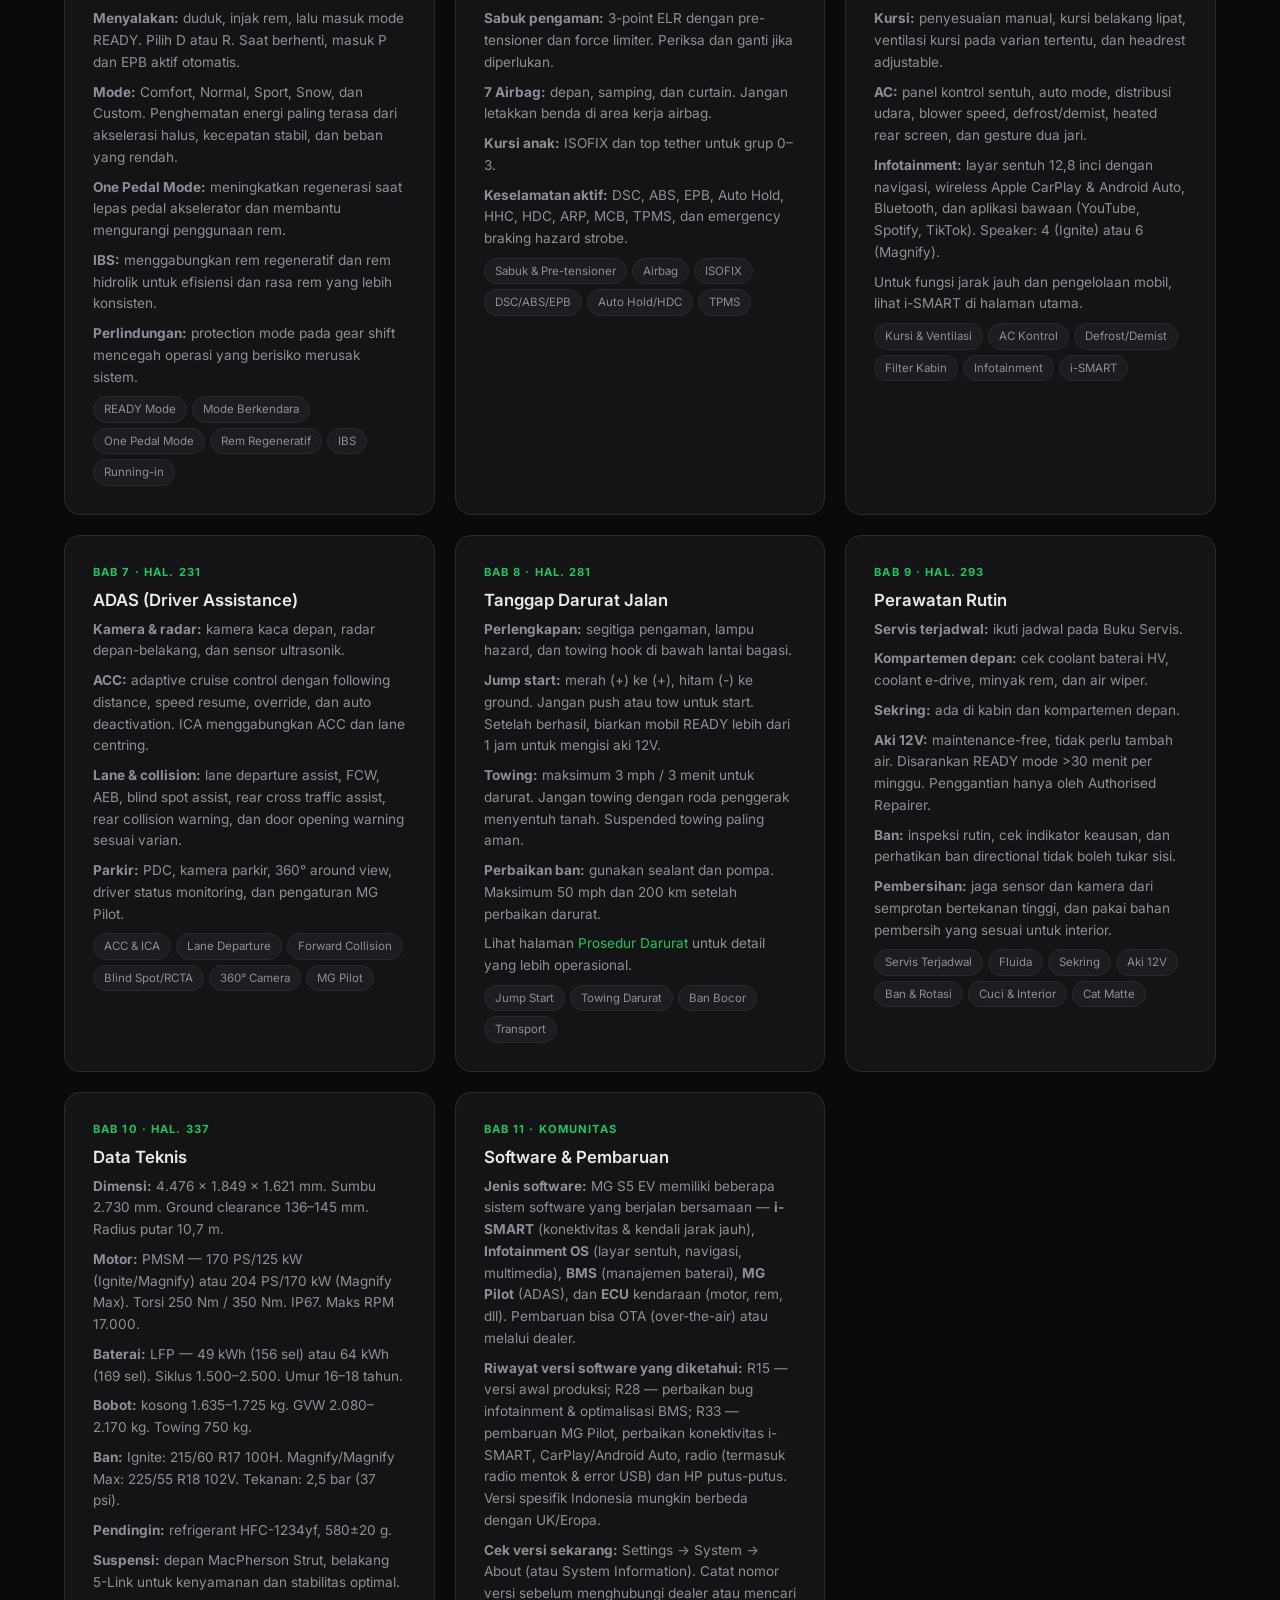
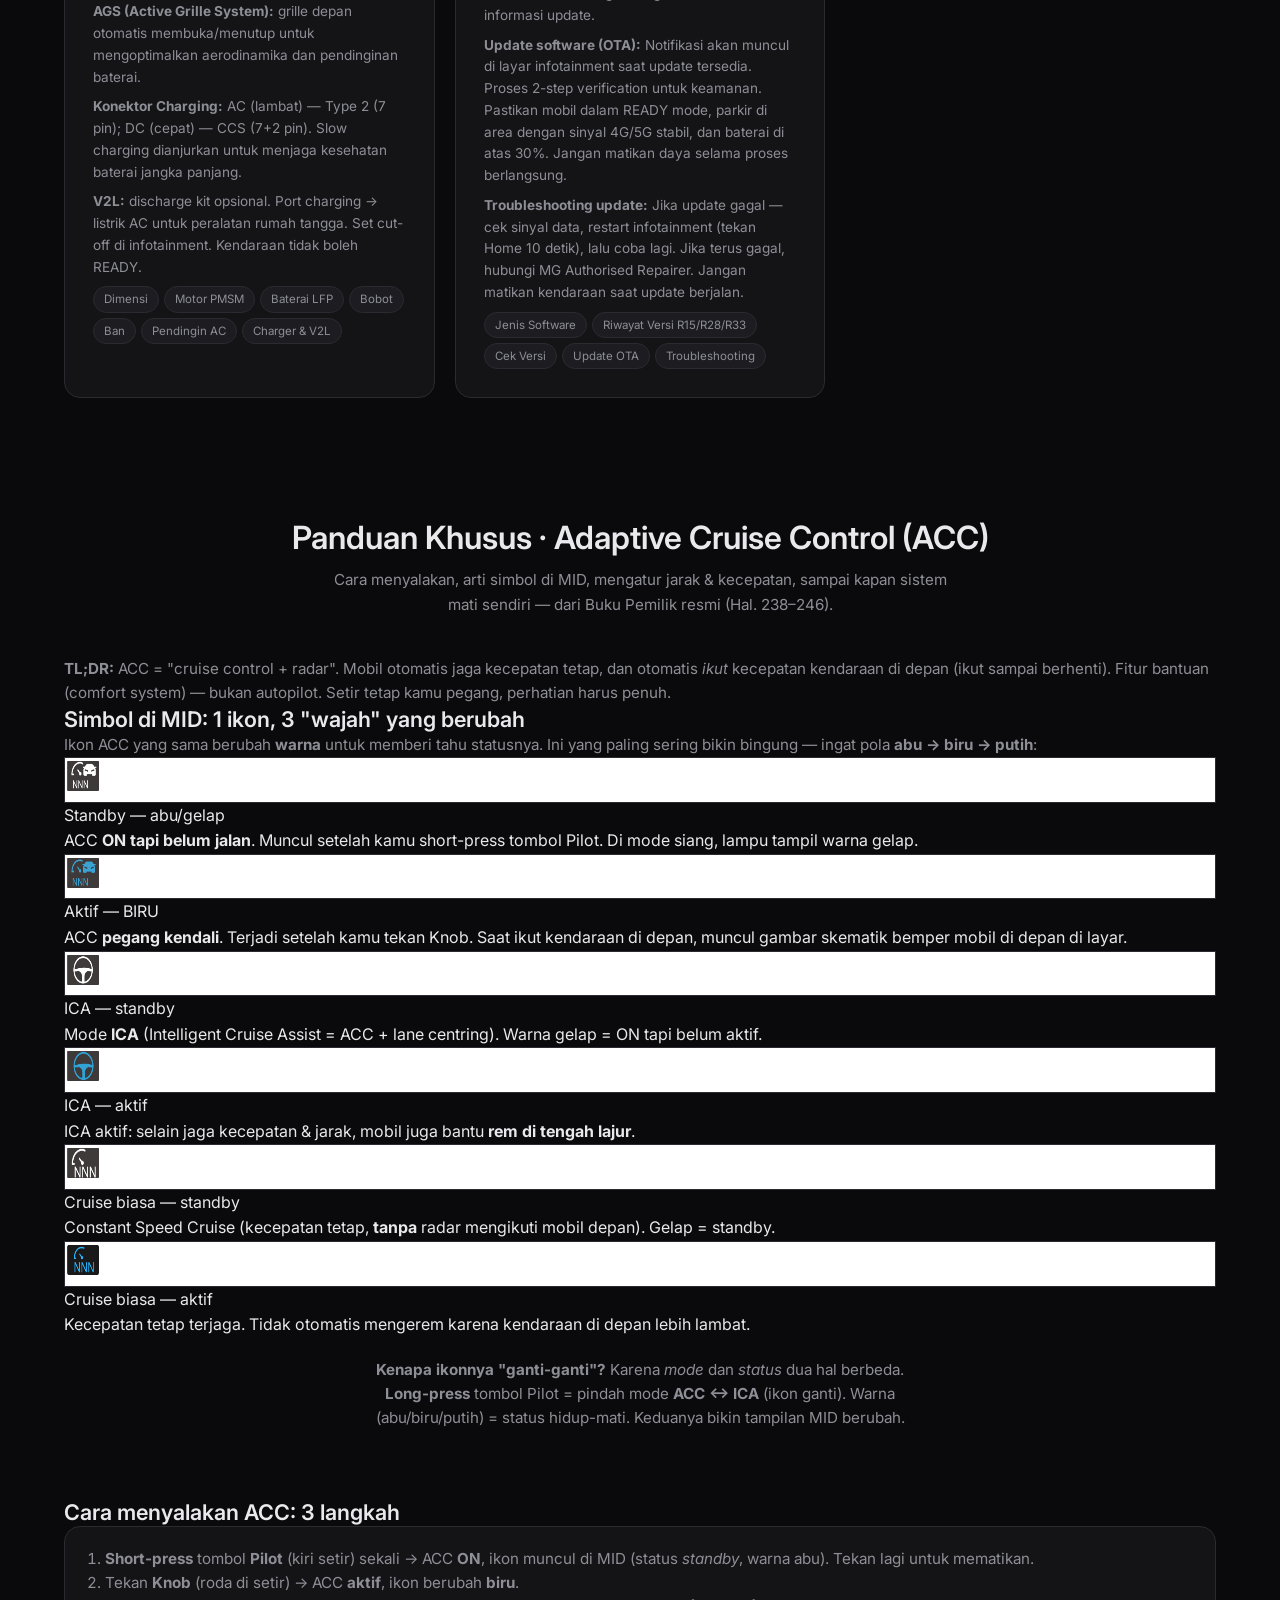
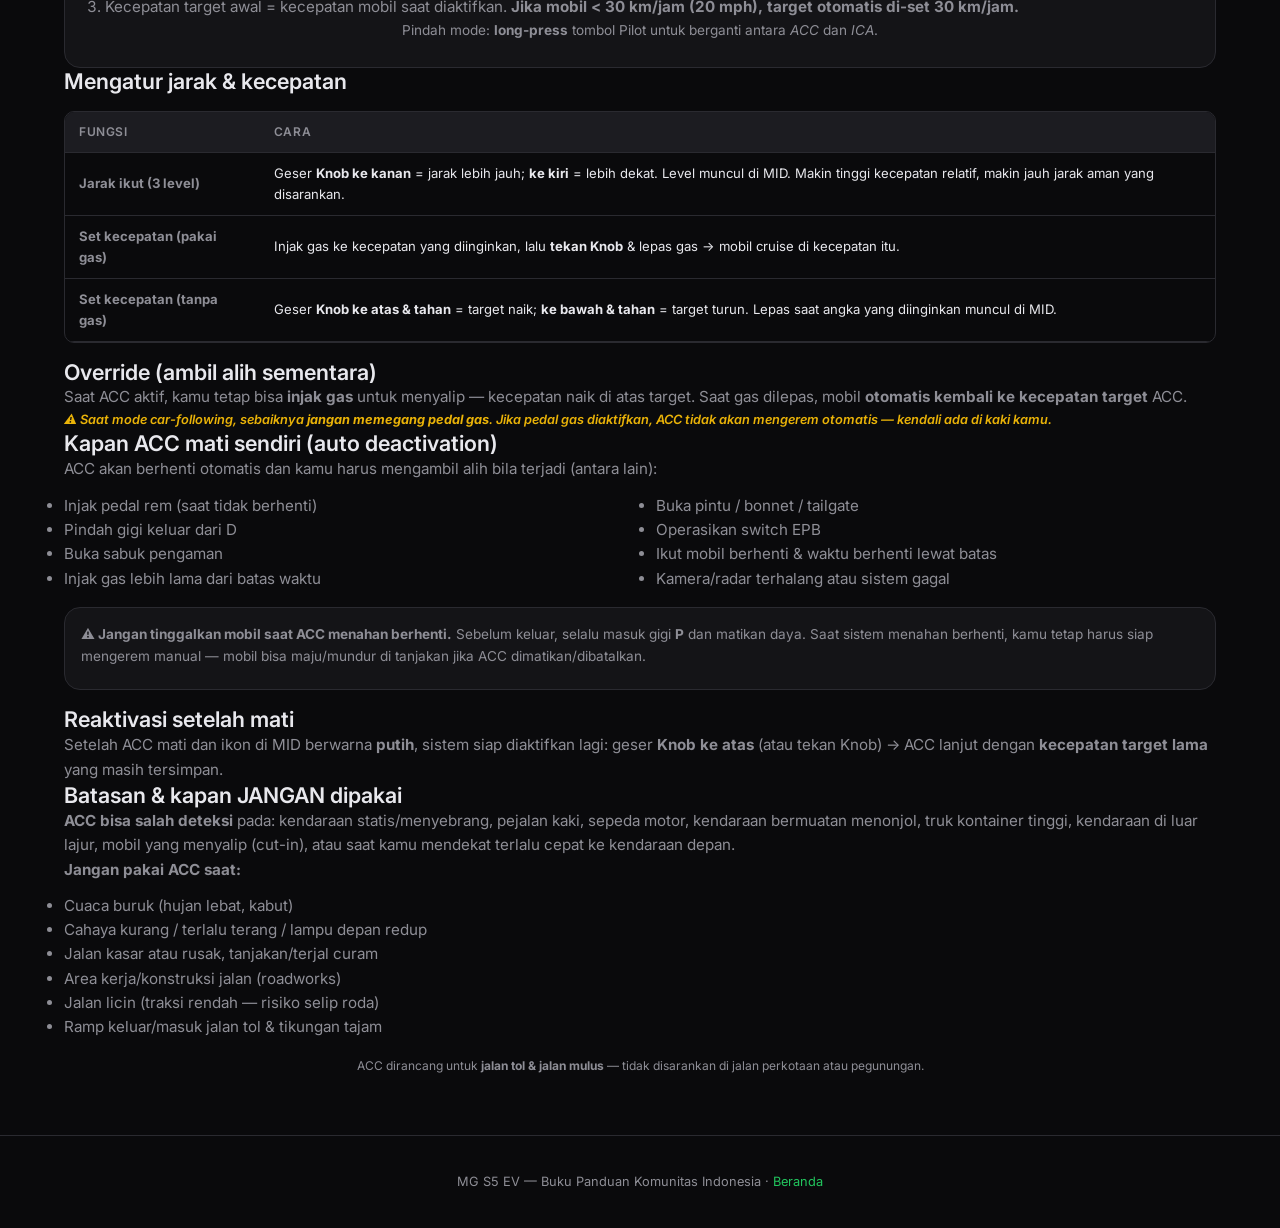
<file: panduan.html>
<!DOCTYPE html>
<html lang="id">
<head>
  <meta charset="UTF-8">
  <meta name="viewport" content="width=device-width, initial-scale=1.0">
  <link rel="sitemap" type="application/xml" title="Sitemap" href="sitemap.xml">
  <title>Panduan Lengkap — MG S5 EV Indonesia</title>
  <link rel="preconnect" href="https://fonts.googleapis.com">
  <link rel="preconnect" href="https://fonts.gstatic.com" crossorigin>
  <link href="https://fonts.googleapis.com/css2?family=Inter:wght@300;400;500;600;700;800&display=swap" rel="stylesheet">
  <link rel="stylesheet" href="style.css">
  <link rel="stylesheet" href="search.css">

  <meta name="description" content="Panduan lengkap MG S5 EV: 11 bab dari Buku Pemilik resmi — dashboard, mode berkendara, ADAS, infotainment, pengisian daya, dan data teknis dengan nomor halaman.">
  <link rel="canonical" href="https://mgs5.web.id/panduan.html">
  <meta property="og:type" content="website">
  <meta property="og:site_name" content="MG S5 EV Indonesia">
  <meta property="og:title" content="Panduan Lengkap — MG S5 EV Indonesia">
  <meta property="og:description" content="Panduan lengkap MG S5 EV: 11 bab dari Buku Pemilik resmi — dashboard, mode berkendara, ADAS, infotainment, pengisian daya, dan data teknis dengan nomor halaman.">
  <meta property="og:url" content="https://mgs5.web.id/panduan.html">
  <meta property="og:image" content="https://mgs5.web.id/img/og-image.png">
  <meta property="og:image:width" content="1200">
  <meta property="og:image:height" content="630">
  <meta property="og:locale" content="id_ID">
  <meta property="og:locale:alternate" content="en_US">
  <meta name="twitter:card" content="summary_large_image">
  <meta name="twitter:title" content="Panduan Lengkap — MG S5 EV Indonesia">
  <meta name="twitter:description" content="Panduan lengkap MG S5 EV: 11 bab dari Buku Pemilik resmi — dashboard, mode berkendara, ADAS, infotainment, pengisian daya, dan data teknis dengan nomor halaman.">
  <meta name="twitter:image" content="https://mgs5.web.id/img/og-image.png">
  <script type="application/ld+json">[{"@context": "https://schema.org", "@type": "WebPage", "name": "Panduan Lengkap — MG S5 EV Indonesia", "url": "https://mgs5.web.id/panduan.html", "description": "Panduan lengkap MG S5 EV: 11 bab dari Buku Pemilik resmi — dashboard, mode berkendara, ADAS, infotainment, pengisian daya, dan data teknis dengan nomor halaman.", "inLanguage": "id-ID", "isPartOf": {"@type": "WebSite", "name": "MG S5 EV Indonesia", "url": "https://mgs5.web.id/"}}]</script>
</head>
<body>

<nav role="navigation" aria-label="Navigasi utama">
  <div class="container">
    <div class="nav-brand">
      <svg width="28" height="28" viewBox="0 0 28 28" fill="none" aria-hidden="true">
        <rect x="2" y="2" width="24" height="24" rx="8" stroke="#22c55e" stroke-width="2" fill="none"/>
        <path d="M9 16V10h3.5a2.5 2.5 0 0 1 0 5H9m10-5v6" stroke="#22c55e" stroke-width="1.8" stroke-linecap="round" stroke-linejoin="round"/>
        <path d="M20 12a2 2 0 0 0-2-2h-2v6h2a2 2 0 0 0 2-2v-2Z" stroke="#22c55e" stroke-width="1.8" stroke-linecap="round"/>
      </svg>
      <span>MG S5 <span class="brand-accent">EV</span></span>
      <span class="nav-badge">Indonesia</span>
    </div>
    <div class="nav-menu">
      <button type="button" id="nav-toggle-panduan" class="nav-toggle" aria-expanded="false" aria-controls="nav-links-panduan" aria-label="Buka navigasi">
        <span class="nav-toggle-bars" aria-hidden="true"><span></span><span></span><span></span></span>
      </button>
      <div class="nav-links" id="nav-links-panduan">
        <a href="index.html">Beranda</a>
        <a href="panduan.html" class="active">Panduan</a>
        <a href="peringatan.html">Peringatan</a>
        <a href="tips.html">Tips</a>
        <a href="darurat.html">Darurat</a>
        <a href="perawatan.html">Perawatan</a>
        <a href="masalah.html">Masalah</a>
        <a href="kacafilm.html">Kaca Film</a>
        <a href="https://mgs5.flarum.cloud" target="_blank" rel="noopener" class="forum-link">💬 Forum</a>
<button type="button" class="search-toggle" data-search-open aria-haspopup="dialog" aria-expanded="false" aria-label="Buka pencarian"><svg viewBox="0 0 24 24" fill="none" stroke="currentColor" stroke-width="2" aria-hidden="true"><circle cx="11" cy="11" r="7" /><path d="M21 21l-4.3-4.3" /></svg> Cari</button>
      </div>
    </div>
  </div>
</nav>

<header class="hero hero-sm">
  <div class="container">
    <div class="hero-tag">📖 Panduan Lengkap</div>
    <h1>Panduan 11 Bab</h1>
    <p class="hero-sub">Dari persiapan berkendara sampai software update. Nomor halaman merujuk ke Buku Pemilik resmi MG S5 EV.</p>
    <div class="action-row">
      <a href="https://www.mg.co.uk/sites/default/files/2025-04/MGS5-EV-Owner-Manual.pdf" target="_blank" rel="noopener" class="pill-link">
        <svg width="20" height="20" viewBox="0 0 20 20" fill="none" aria-hidden="true"><path d="M10 3v10m0 0-4-4m4 4 4-4M5 17h10" stroke="#22c55e" stroke-width="2" stroke-linecap="round" stroke-linejoin="round"/></svg>
        Download Buku Pemilik Resmi (UK)
      </a>
      <a href="https://www.mgmotor.id/mgmodels/mgs5ev" target="_blank" rel="noopener" class="pill-link secondary">
        <svg width="20" height="20" viewBox="0 0 20 20" fill="none" aria-hidden="true"><path d="M10 5v10m0 0-4-4m4 4 4-4M5 15h10" stroke="#8e8e96" stroke-width="1.5" stroke-linecap="round" stroke-linejoin="round"/></svg>
        Spesifikasi Resmi Indonesia
      </a>
    </div>
  </div>
</header>

<div class="container">
  <a href="index.html" class="back-link">← Kembali ke Beranda</a>
</div>

<section class="section section-tight">
  <div class="container">
    <div class="chapters">
      <article class="chapter"><div class="chapter-num">Bab 1 · Hal. 17</div><h2 id="sebelum-menggunakan-kendaraan">Sebelum Menggunakan Kendaraan</h2>
        <p><strong>Pendahuluan:</strong> Buku Pemilik mencakup semua varian. MG berhak mengubah spesifikasi tanpa pemberitahuan. Hubungi MG Authorised Repairer untuk pertanyaan spesifik.</p>
        <p><strong>Lokasi VIN:</strong> Lantai bawah kursi kanan depan, dasar kaca depan, pelat identifikasi di pilar B, dan di dalam tailgate. Dapat dibaca elektronik melalui soket DLC.</p>
        <p><strong>Nomor Unit Penggerak:</strong> Nomor motor penggerak tertera di bagian bawah rumah motor. Nomor unit penggerak elektrik (EDU) tertera di bagian atas rumah unit penggerak.</p>
        <p><strong>Lingkungan &amp; Suhu:</strong> Suhu operasi optimal -15°C hingga 45°C. Suhu ekstrem memengaruhi performa baterai HV.</p>
        <p><strong>Jarak tempuh:</strong> dipengaruhi kondisi baterai, cuaca, suhu, kondisi jalan, kebiasaan mengemudi, penggunaan AC, dan usia kendaraan.</p>
        <p><strong>Tips memperpanjang jarak:</strong> servis rutin, tekanan ban benar, kurangi beban, pakai AC seperlunya, akselerasi halus, dan manfaatkan regenerasi.</p>
        <p><strong>Equalisation charging:</strong> sambungkan charger AC dan biarkan tetap terhubung meski sudah 100% agar BMS menyeimbangkan tegangan sel. <strong>Intelligent Charging</strong> mengisi aki 12V dari baterai HV saat mobil mati. <strong>Intelligent Heating</strong> membantu charging saat suhu rendah.</p>
        <p><strong>Keselamatan:</strong> Crash Outage Control memutus relai HV saat tabrakan. Sistem HV mencakup AC compressor, heater, battery pack, harness, PDU, EDU, CCU, dan charging port.</p>
        <ul><li>Pendahuluan &amp; VIN</li><li>Jarak Tempuh</li><li>Range Optimization</li><li>Intelligent Charging</li><li>Equalisation</li><li>Crash Safety</li><li>Sistem HV</li></ul>
      </article>

      <article class="chapter"><div class="chapter-num">Bab 2 · Hal. 49</div><h2 id="fungsi-kendaraan">Fungsi Kendaraan</h2>
        <p><strong>Panel instrumen:</strong> layar warna berisi lampu peringatan, status sistem, posisi gigi, mode berkendara, meter daya, pesan pusat, mode regenerasi, kecepatan, jam, persentase baterai, dan jarak tempuh.</p>
        <p><strong>Pusat pesan:</strong> Health Centre, Trip Computer, Navigation, Settings, dan Multimedia.</p>
        <p><strong>Kontrol:</strong> lampu, sein, wiper, klakson, spion luar dan dalam, jendela listrik, sunroof, sunvisor, dan interior lighting.</p>
        <p><strong>Soket daya:</strong> 12V konsol depan, 4 USB (depan, belakang, spion tengah untuk dashcam), dan wireless charging pad pada varian Magnify.</p>
        <p><strong>V2L (Vehicle-to-Load):</strong> Mobil bisa jadi sumber listrik AC untuk peralatan rumah tangga. Gunakan discharge kit khusus — konektor ke port charging, lalu atur batas cut-off di layar infotainment. Kendaraan <strong>tidak</strong> boleh dalam mode READY saat V2L aktif. Fitur ini berguna untuk camping, darurat listrik padam, atau proyek di luar ruangan.</p>
        <p><strong>Penyimpanan:</strong> glove box, storage box, tempat kacamata, dan cup holder depan-belakang.</p>
        <ul><li>Panel Instrumen</li><li>Pusat Pesan</li><li>Lampu &amp; Wiper</li><li>Spion &amp; Jendela</li><li>Sunroof</li><li>Soket &amp; USB</li><li>Wireless Charging</li></ul>
      </article>

      <article class="chapter"><div class="chapter-num">Bab 3 · Hal. 99</div><h2 id="persiapan-perjalanan">Persiapan Perjalanan</h2>
        <p><strong>Kunci:</strong> smart key dengan lock, unlock, tailgate release, dan find my car. Passive entry bekerja dalam radius sekitar 1,5 m. Baterai kunci: CR2032.</p>
        <p><strong>Anti-theft:</strong> immobiliser dan body alarm.</p>
        <p><strong>Tailgate:</strong> manual atau elektrik dengan kick sensor, plus pembukaan darurat dari dalam bagasi.</p>
        <p><strong>Muat &amp; towing:</strong> maksimum 750 kg dengan rem. Saat menarik trailer, kecepatan maks 100 km/h dan tekanan ban belakang naik 0,2 bar.</p>
        <p><strong>Setir:</strong> adjustable tilt/telescopic dengan electric power steering dan mode feel. Alcolock tersedia sebagai opsi tertentu.</p>
        <ul><li>Smart Key</li><li>Passive Entry</li><li>Anti-theft</li><li>Tailgate</li><li>Towing 750 kg</li><li>Steering Feel</li></ul>
      </article>

      <article class="chapter"><div class="chapter-num">Bab 4 · Hal. 125</div><h2 id="mengemudi">Mengemudi</h2>
        <p><strong>Menyalakan:</strong> duduk, injak rem, lalu masuk mode READY. Pilih D atau R. Saat berhenti, masuk P dan EPB aktif otomatis.</p>
        <p><strong>Mode:</strong> Comfort, Normal, Sport, Snow, dan Custom. Penghematan energi paling terasa dari akselerasi halus, kecepatan stabil, dan beban yang rendah.</p>
        <p><strong>One Pedal Mode:</strong> meningkatkan regenerasi saat lepas pedal akselerator dan membantu mengurangi penggunaan rem.</p>
        <p><strong>IBS:</strong> menggabungkan rem regeneratif dan rem hidrolik untuk efisiensi dan rasa rem yang lebih konsisten.</p>
        <p><strong>Perlindungan:</strong> protection mode pada gear shift mencegah operasi yang berisiko merusak sistem.</p>
        <ul><li>READY Mode</li><li>Mode Berkendara</li><li>One Pedal Mode</li><li>Rem Regeneratif</li><li>IBS</li><li>Running-in</li></ul>
      </article>

      <article class="chapter"><div class="chapter-num">Bab 5 · Hal. 141</div><h2 id="sistem-keselamatan">Sistem Keselamatan</h2>
        <p><strong>Sabuk pengaman:</strong> 3-point ELR dengan pre-tensioner dan force limiter. Periksa dan ganti jika diperlukan.</p>
        <p><strong>7 Airbag:</strong> depan, samping, dan curtain. Jangan letakkan benda di area kerja airbag.</p>
        <p><strong>Kursi anak:</strong> ISOFIX dan top tether untuk grup 0–3.</p>
        <p><strong>Keselamatan aktif:</strong> DSC, ABS, EPB, Auto Hold, HHC, HDC, ARP, MCB, TPMS, dan emergency braking hazard strobe.</p>
        <ul><li>Sabuk &amp; Pre-tensioner</li><li>Airbag</li><li>ISOFIX</li><li>DSC/ABS/EPB</li><li>Auto Hold/HDC</li><li>TPMS</li></ul>
      </article>

      <article class="chapter"><div class="chapter-num">Bab 6 · Hal. 205</div><h2 id="sistem-kenyamanan">Sistem Kenyamanan</h2>
        <p><strong>Kursi:</strong> penyesuaian manual, kursi belakang lipat, ventilasi kursi pada varian tertentu, dan headrest adjustable.</p>
        <p><strong>AC:</strong> panel kontrol sentuh, auto mode, distribusi udara, blower speed, defrost/demist, heated rear screen, dan gesture dua jari.</p>
        <p><strong>Infotainment:</strong> layar sentuh 12,8 inci dengan navigasi, wireless Apple CarPlay &amp; Android Auto, Bluetooth, dan aplikasi bawaan (YouTube, Spotify, TikTok). Speaker: 4 (Ignite) atau 6 (Magnify).</p>
        <p>Untuk fungsi jarak jauh dan pengelolaan mobil, lihat i-SMART di halaman utama.</p>
        <ul><li>Kursi &amp; Ventilasi</li><li>AC Kontrol</li><li>Defrost/Demist</li><li>Filter Kabin</li><li>Infotainment</li><li>i-SMART</li></ul>
      </article>

      <article class="chapter"><div class="chapter-num">Bab 7 · Hal. 231</div><h2 id="adas-driver-assistance">ADAS (Driver Assistance)</h2>
        <p><strong>Kamera &amp; radar:</strong> kamera kaca depan, radar depan-belakang, dan sensor ultrasonik.</p>
        <p><strong>ACC:</strong> adaptive cruise control dengan following distance, speed resume, override, dan auto deactivation. ICA menggabungkan ACC dan lane centring.</p>
        <p><strong>Lane &amp; collision:</strong> lane departure assist, FCW, AEB, blind spot assist, rear cross traffic assist, rear collision warning, dan door opening warning sesuai varian.</p>
        <p><strong>Parkir:</strong> PDC, kamera parkir, 360° around view, driver status monitoring, dan pengaturan MG Pilot.</p>
        <ul><li>ACC &amp; ICA</li><li>Lane Departure</li><li>Forward Collision</li><li>Blind Spot/RCTA</li><li>360° Camera</li><li>MG Pilot</li></ul>
      </article>

      <article class="chapter"><div class="chapter-num">Bab 8 · Hal. 281</div><h2 id="tanggap-darurat-jalan">Tanggap Darurat Jalan</h2>
        <p><strong>Perlengkapan:</strong> segitiga pengaman, lampu hazard, dan towing hook di bawah lantai bagasi.</p>
        <p><strong>Jump start:</strong> merah (+) ke (+), hitam (-) ke ground. Jangan push atau tow untuk start. Setelah berhasil, biarkan mobil READY lebih dari 1 jam untuk mengisi aki 12V.</p>
        <p><strong>Towing:</strong> maksimum 3 mph / 3 menit untuk darurat. Jangan towing dengan roda penggerak menyentuh tanah. Suspended towing paling aman.</p>
        <p><strong>Perbaikan ban:</strong> gunakan sealant dan pompa. Maksimum 50 mph dan 200 km setelah perbaikan darurat.</p>
        <p>Lihat halaman <a href="darurat.html">Prosedur Darurat</a> untuk detail yang lebih operasional.</p>
        <ul><li>Jump Start</li><li>Towing Darurat</li><li>Ban Bocor</li><li>Transport</li></ul>
      </article>

      <article class="chapter"><div class="chapter-num">Bab 9 · Hal. 293</div><h2 id="perawatan-rutin">Perawatan Rutin</h2>
        <p><strong>Servis terjadwal:</strong> ikuti jadwal pada Buku Servis.</p>
        <p><strong>Kompartemen depan:</strong> cek coolant baterai HV, coolant e-drive, minyak rem, dan air wiper.</p>
        <p><strong>Sekring:</strong> ada di kabin dan kompartemen depan.</p>
        <p><strong>Aki 12V:</strong> maintenance-free, tidak perlu tambah air. Disarankan READY mode &gt;30 menit per minggu. Penggantian hanya oleh Authorised Repairer.</p>
        <p><strong>Ban:</strong> inspeksi rutin, cek indikator keausan, dan perhatikan ban directional tidak boleh tukar sisi.</p>
        <p><strong>Pembersihan:</strong> jaga sensor dan kamera dari semprotan bertekanan tinggi, dan pakai bahan pembersih yang sesuai untuk interior.</p>
        <ul><li>Servis Terjadwal</li><li>Fluida</li><li>Sekring</li><li>Aki 12V</li><li>Ban &amp; Rotasi</li><li>Cuci &amp; Interior</li><li>Cat Matte</li></ul>
      </article>

      <article class="chapter"><div class="chapter-num">Bab 10 · Hal. 337</div><h2 id="data-teknis">Data Teknis</h2>
        <p><strong>Dimensi:</strong> 4.476 × 1.849 × 1.621 mm. Sumbu 2.730 mm. Ground clearance 136–145 mm. Radius putar 10,7 m.</p>
        <p><strong>Motor:</strong> PMSM — 170 PS/125 kW (Ignite/Magnify) atau 204 PS/170 kW (Magnify Max). Torsi 250 Nm / 350 Nm. IP67. Maks RPM 17.000.</p>
        <p><strong>Baterai:</strong> LFP — 49 kWh (156 sel) atau 64 kWh (169 sel). Siklus 1.500–2.500. Umur 16–18 tahun.</p>
        <p><strong>Bobot:</strong> kosong 1.635–1.725 kg. GVW 2.080–2.170 kg. Towing 750 kg.</p>
        <p><strong>Ban:</strong> Ignite: 215/60 R17 100H. Magnify/Magnify Max: 225/55 R18 102V. Tekanan: 2,5 bar (37 psi).</p>
        <p><strong>Pendingin:</strong> refrigerant HFC-1234yf, 580±20 g.</p>
        <p><strong>Suspensi:</strong> depan MacPherson Strut, belakang 5-Link untuk kenyamanan dan stabilitas optimal.</p>
        <p><strong>AGS (Active Grille System):</strong> grille depan otomatis membuka/menutup untuk mengoptimalkan aerodinamika dan pendinginan baterai.</p>
        <p><strong>Konektor Charging:</strong> AC (lambat) — Type 2 (7 pin); DC (cepat) — CCS (7+2 pin). Slow charging dianjurkan untuk menjaga kesehatan baterai jangka panjang.</p>
        <p><strong>V2L:</strong> discharge kit opsional. Port charging → listrik AC untuk peralatan rumah tangga. Set cut-off di infotainment. Kendaraan tidak boleh READY.</p>
        <ul><li>Dimensi</li><li>Motor PMSM</li><li>Baterai LFP</li><li>Bobot</li><li>Ban</li><li>Pendingin AC</li><li>Charger &amp; V2L</li></ul>
      </article>

      <article class="chapter" id="bab11"><div class="chapter-num">Bab 11 · Komunitas</div><h2 id="software-amp-pembaruan">Software &amp; Pembaruan</h2>
        <p><strong>Jenis software:</strong> MG S5 EV memiliki beberapa sistem software yang berjalan bersamaan — <strong>i-SMART</strong> (konektivitas &amp; kendali jarak jauh), <strong>Infotainment OS</strong> (layar sentuh, navigasi, multimedia), <strong>BMS</strong> (manajemen baterai), <strong>MG Pilot</strong> (ADAS), dan <strong>ECU</strong> kendaraan (motor, rem, dll). Pembaruan bisa OTA (over-the-air) atau melalui dealer.</p>
        <p><strong>Riwayat versi software yang diketahui:</strong> R15 — versi awal produksi; R28 — perbaikan bug infotainment &amp; optimalisasi BMS; R33 — pembaruan MG Pilot, perbaikan konektivitas i-SMART, CarPlay/Android Auto, radio (termasuk radio mentok &amp; error USB) dan HP putus-putus. Versi spesifik Indonesia mungkin berbeda dengan UK/Eropa.</p>
        <p><strong>Cek versi sekarang:</strong> Settings → System → About (atau System Information). Catat nomor versi sebelum menghubungi dealer atau mencari informasi update.</p>
        <p><strong>Update software (OTA):</strong> Notifikasi akan muncul di layar infotainment saat update tersedia. Proses 2-step verification untuk keamanan. Pastikan mobil dalam READY mode, parkir di area dengan sinyal 4G/5G stabil, dan baterai di atas 30%. Jangan matikan daya selama proses berlangsung.</p>
        <p><strong>Troubleshooting update:</strong> Jika update gagal — cek sinyal data, restart infotainment (tekan Home 10 detik), lalu coba lagi. Jika terus gagal, hubungi MG Authorised Repairer. Jangan matikan kendaraan saat update berjalan.</p>
        <ul><li>Jenis Software</li><li>Riwayat Versi R15/R28/R33</li><li>Cek Versi</li><li>Update OTA</li><li>Troubleshooting</li></ul>
      </article>
    </div>
  </div>
</section>

<section class="section section-tight" id="panduan-acc" aria-labelledby="acc-title">
  <div class="container">
    <div class="section-header">
      <h2 id="acc-title">Panduan Khusus · Adaptive Cruise Control (ACC)</h2>
      <p>Cara menyalakan, arti simbol di MID, mengatur jarak &amp; kecepatan, sampai kapan sistem mati sendiri — dari Buku Pemilik resmi (Hal. 238–246).</p>
    </div>

    <p><strong>TL;DR:</strong> ACC = "cruise control + radar". Mobil otomatis jaga kecepatan tetap, dan otomatis <em>ikut</em> kecepatan kendaraan di depan (ikut sampai berhenti). Fitur bantuan (comfort system) — bukan autopilot. Setir tetap kamu pegang, perhatian harus penuh.</p>

    <h3>Simbol di MID: 1 ikon, 3 "wajah" yang berubah</h3>
    <p>Ikon ACC yang sama berubah <strong>warna</strong> untuk memberi tahu statusnya. Ini yang paling sering bikin bingung — ingat pola <strong>abu → biru → putih</strong>:</p>

    <div class="lamp-grid">
      <div class="lamp-item"><div class="lamp-icon" style="background:#fff;border:1px solid var(--border);"><img src="img/acc/acc_standby.png" alt="Ikon ACC status standby" width="36" height="36" style="max-width:none;"></div><div><div class="lamp-name">Standby — abu/gelap</div><div class="lamp-desc">ACC <strong>ON tapi belum jalan</strong>. Muncul setelah kamu short-press tombol Pilot. Di mode siang, lampu tampil warna gelap.</div></div></div>

      <div class="lamp-item"><div class="lamp-icon" style="background:#fff;border:1px solid var(--border);"><img src="img/acc/acc_activated.png" alt="Ikon ACC status aktif" width="36" height="36" style="max-width:none;"></div><div><div class="lamp-name">Aktif — BIRU</div><div class="lamp-desc">ACC <strong>pegang kendali</strong>. Terjadi setelah kamu tekan Knob. Saat ikut kendaraan di depan, muncul gambar skematik bemper mobil di depan di layar.</div></div></div>

      <div class="lamp-item"><div class="lamp-icon" style="background:#fff;border:1px solid var(--border);"><img src="img/acc/ica_standby.png" alt="Ikon ICA status standby" width="36" height="36" style="max-width:none;"></div><div><div class="lamp-name">ICA — standby</div><div class="lamp-desc">Mode <strong>ICA</strong> (Intelligent Cruise Assist = ACC + lane centring). Warna gelap = ON tapi belum aktif.</div></div></div>

      <div class="lamp-item"><div class="lamp-icon" style="background:#fff;border:1px solid var(--border);"><img src="img/acc/ica_activated.png" alt="Ikon ICA status aktif" width="36" height="36" style="max-width:none;"></div><div><div class="lamp-name">ICA — aktif</div><div class="lamp-desc">ICA aktif: selain jaga kecepatan &amp; jarak, mobil juga bantu <strong>rem di tengah lajur</strong>.</div></div></div>

      <div class="lamp-item"><div class="lamp-icon" style="background:#fff;border:1px solid var(--border);"><img src="img/acc/cruise_standby.png" alt="Ikon cruise control biasa status standby" width="36" height="36" style="max-width:none;"></div><div><div class="lamp-name">Cruise biasa — standby</div><div class="lamp-desc">Constant Speed Cruise (kecepatan tetap, <strong>tanpa</strong> radar mengikuti mobil depan). Gelap = standby.</div></div></div>

      <div class="lamp-item"><div class="lamp-icon" style="background:#fff;border:1px solid var(--border);"><img src="img/acc/cruise_activated.png" alt="Ikon cruise control biasa status aktif" width="36" height="36" style="max-width:none;"></div><div><div class="lamp-name">Cruise biasa — aktif</div><div class="lamp-desc">Kecepatan tetap terjaga. Tidak otomatis mengerem karena kendaraan di depan lebih lambat.</div></div></div>
    </div>

    <div class="note-card" style="margin-top:0;">
      <p><strong>Kenapa ikonnya "ganti-ganti"?</strong> Karena <em>mode</em> dan <em>status</em> dua hal berbeda. <strong>Long-press</strong> tombol Pilot = pindah mode <strong>ACC ↔ ICA</strong> (ikon ganti). Warna (abu/biru/putih) = status hidup-mati. Keduanya bikin tampilan MID berubah.</p>
    </div>

    <h3>Cara menyalakan ACC: 3 langkah</h3>
    <div class="card" style="padding:20px;">
      <ol style="margin:0;padding-left:20px;line-height:1.9;">
        <li><strong>Short-press</strong> tombol <strong>Pilot</strong> (kiri setir) sekali → ACC <strong>ON</strong>, ikon muncul di MID (status <em>standby</em>, warna abu). Tekan lagi untuk mematikan.</li>
        <li>Tekan <strong>Knob</strong> (roda di setir) → ACC <strong>aktif</strong>, ikon berubah <strong>biru</strong>.</li>
        <li>Kecepatan target awal = kecepatan mobil saat diaktifkan. <strong>Jika mobil &lt; 30 km/jam (20 mph), target otomatis di-set 30 km/jam.</strong></li>
      </ol>
      <p class="muted-note mb-0">Pindah mode: <strong>long-press</strong> tombol Pilot untuk berganti antara <em>ACC</em> dan <em>ICA</em>.</p>
    </div>

    <h3>Mengatur jarak &amp; kecepatan</h3>
    <div class="table-wrap"><table>
      <thead><tr><th scope="col">Fungsi</th><th scope="col">Cara</th></tr></thead>
      <tbody>
        <tr><td><strong>Jarak ikut (3 level)</strong></td><td>Geser <strong>Knob ke kanan</strong> = jarak lebih jauh; <strong>ke kiri</strong> = lebih dekat. Level muncul di MID. Makin tinggi kecepatan relatif, makin jauh jarak aman yang disarankan.</td></tr>
        <tr><td><strong>Set kecepatan (pakai gas)</strong></td><td>Injak gas ke kecepatan yang diinginkan, lalu <strong>tekan Knob</strong> &amp; lepas gas → mobil cruise di kecepatan itu.</td></tr>
        <tr><td><strong>Set kecepatan (tanpa gas)</strong></td><td>Geser <strong>Knob ke atas &amp; tahan</strong> = target naik; <strong>ke bawah &amp; tahan</strong> = target turun. Lepas saat angka yang diinginkan muncul di MID.</td></tr>
      </tbody>
    </table></div>

    <h3>Override (ambil alih sementara)</h3>
    <p>Saat ACC aktif, kamu tetap bisa <strong>injak gas</strong> untuk menyalip — kecepatan naik di atas target. Saat gas dilepas, mobil <strong>otomatis kembali ke kecepatan target</strong> ACC.</p>
    <p class="warn">⚠️ Saat mode car-following, sebaiknya <strong>jangan memegang pedal gas</strong>. Jika pedal gas diaktifkan, ACC <em>tidak</em> akan mengerem otomatis — kendali ada di kaki kamu.</p>

    <h3>Kapan ACC mati sendiri (auto deactivation)</h3>
    <p>ACC akan berhenti otomatis dan kamu harus mengambil alih bila terjadi (antara lain):</p>
    <ul style="columns:2;column-gap:32px;margin:12px 0 16px;">
      <li>Injak pedal rem (saat tidak berhenti)</li>
      <li>Pindah gigi keluar dari D</li>
      <li>Buka sabuk pengaman</li>
      <li>Injak gas lebih lama dari batas waktu</li>
      <li>Buka pintu / bonnet / tailgate</li>
      <li>Operasikan switch EPB</li>
      <li>Ikut mobil berhenti &amp; waktu berhenti lewat batas</li>
      <li>Kamera/radar terhalang atau sistem gagal</li>
    </ul>

    <div class="card" style="padding:16px;margin-bottom:16px;">
      <p class="mb-0"><strong>⚠️ Jangan tinggalkan mobil saat ACC menahan berhenti.</strong> Sebelum keluar, selalu masuk gigi <strong>P</strong> dan matikan daya. Saat sistem menahan berhenti, kamu tetap harus siap mengerem manual — mobil bisa maju/mundur di tanjakan jika ACC dimatikan/dibatalkan.</p>
    </div>

    <h3>Reaktivasi setelah mati</h3>
    <p>Setelah ACC mati dan ikon di MID berwarna <strong>putih</strong>, sistem siap diaktifkan lagi: geser <strong>Knob ke atas</strong> (atau tekan Knob) → ACC lanjut dengan <strong>kecepatan target lama</strong> yang masih tersimpan.</p>

    <h3>Batasan &amp; kapan JANGAN dipakai</h3>
    <p><strong>ACC bisa salah deteksi</strong> pada: kendaraan statis/menyebrang, pejalan kaki, sepeda motor, kendaraan bermuatan menonjol, truk kontainer tinggi, kendaraan di luar lajur, mobil yang menyalip (cut-in), atau saat kamu mendekat terlalu cepat ke kendaraan depan.</p>
    <p><strong>Jangan pakai ACC saat:</strong></p>
    <ul style="margin:12px 0 16px;">
      <li>Cuaca buruk (hujan lebat, kabut)</li>
      <li>Cahaya kurang / terlalu terang / lampu depan redup</li>
      <li>Jalan kasar atau rusak, tanjakan/terjal curam</li>
      <li>Area kerja/konstruksi jalan (roadworks)</li>
      <li>Jalan licin (traksi rendah — risiko selip roda)</li>
      <li>Ramp keluar/masuk jalan tol &amp; tikungan tajam</li>
    </ul>
    <p class="muted-note mb-0">ACC dirancang untuk <strong>jalan tol &amp; jalan mulus</strong> — tidak disarankan di jalan perkotaan atau pegunungan.</p>

  </div>
</section>

<footer role="contentinfo">
  <div class="container">
    <p>MG S5 EV — Buku Panduan Komunitas Indonesia · <a href="index.html">Beranda</a></p>
  </div>
</footer>

<div class="search-modal" id="search-modal" role="dialog" aria-modal="true" aria-hidden="true" aria-label="Pencarian situs">
  <div class="search-modal-panel">
    <div class="search-modal-head">
      <span class="sm-title">🔍 Cari di panduan MG S5 EV</span>
      <button type="button" class="search-modal-close" id="search-modal-close" aria-label="Tutup pencarian">&times;</button>
    </div>
    <div id="search-modal-panel"></div>
  </div>
</div>
<script src="search.js"></script>
</body>
</html>
</file>
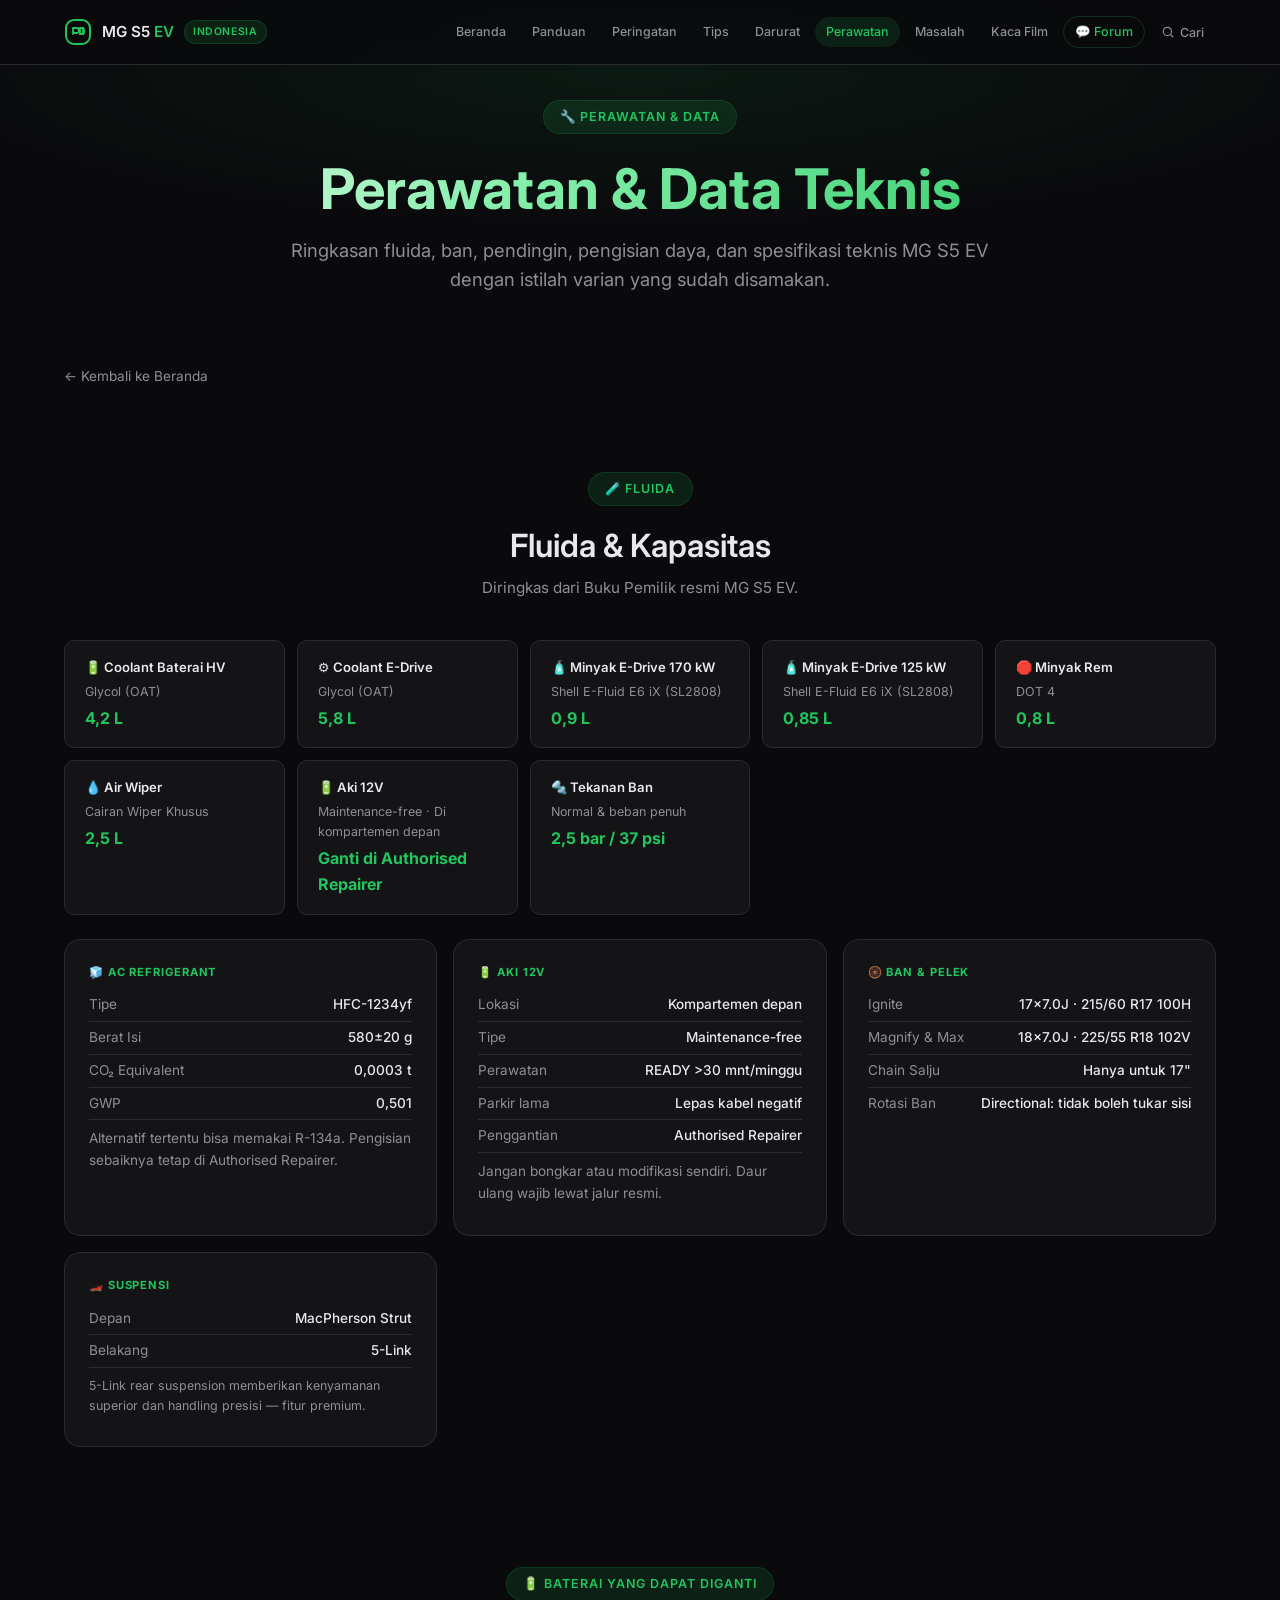
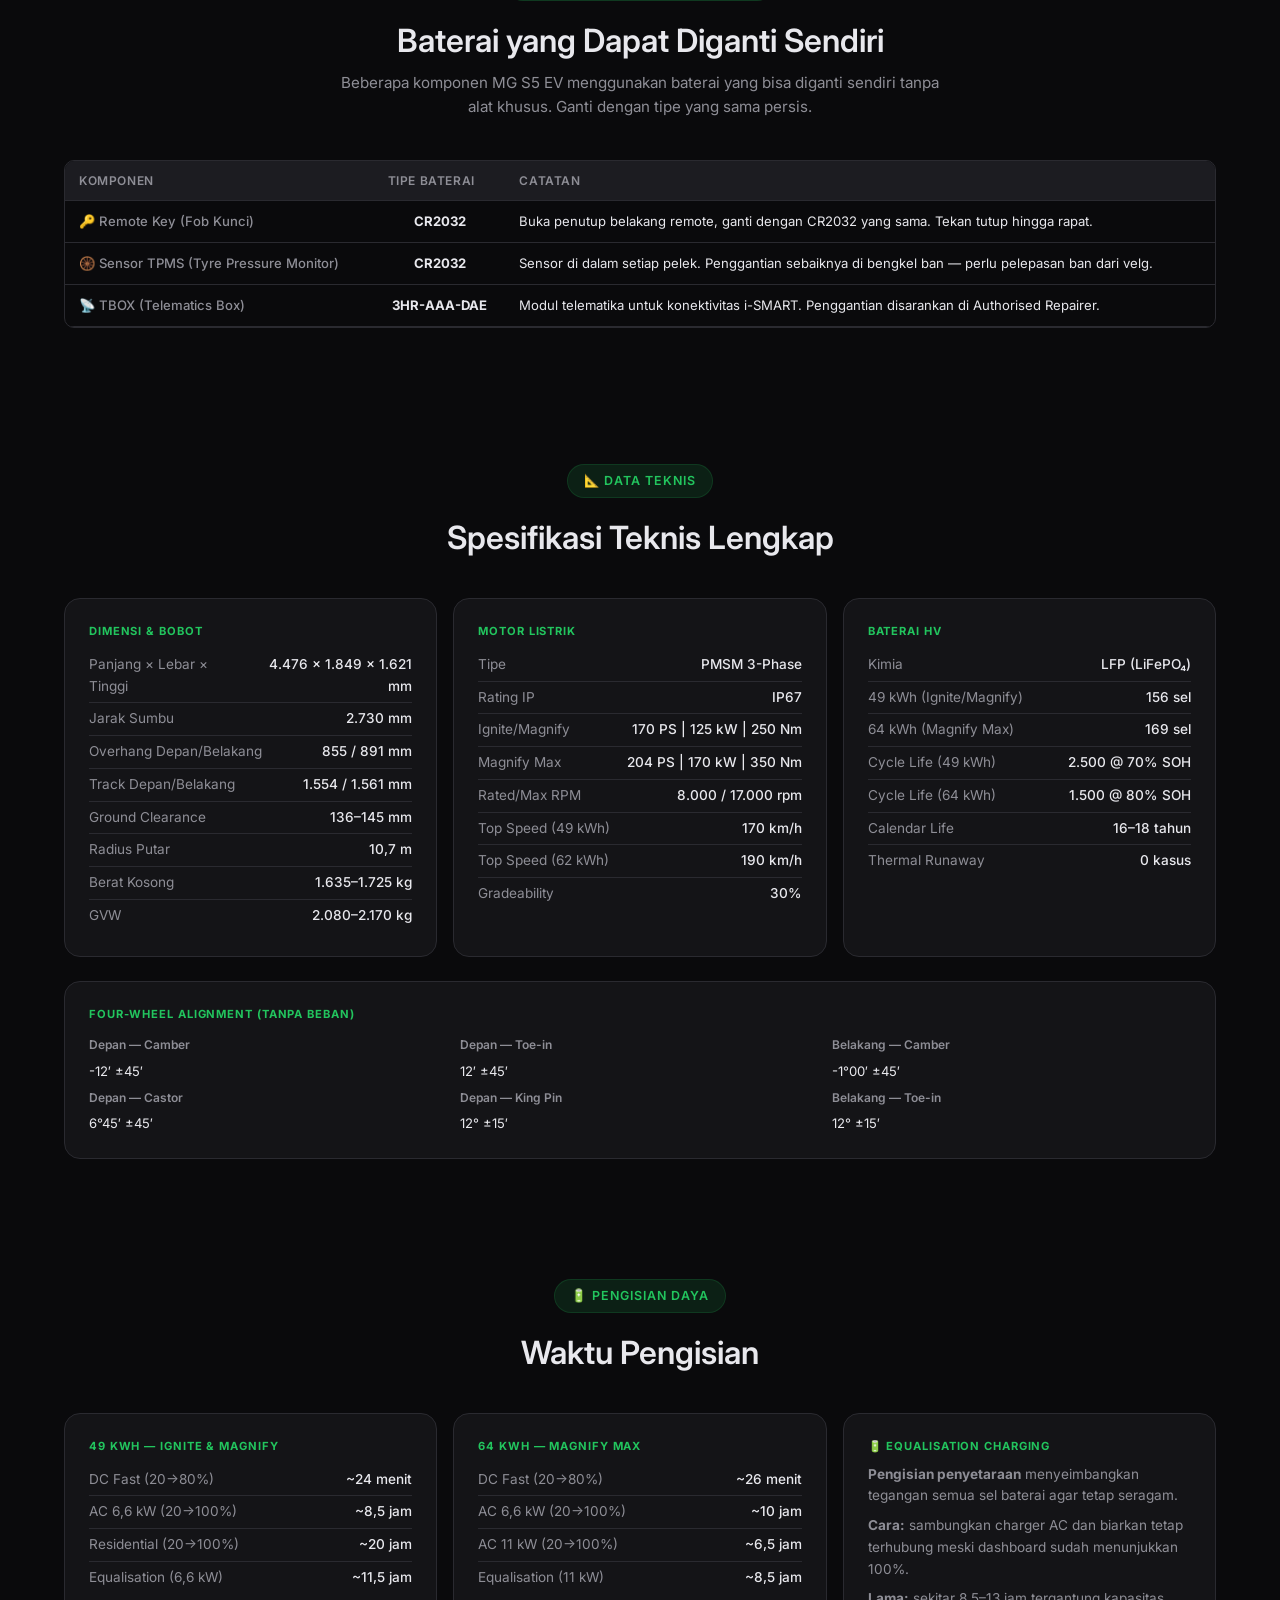
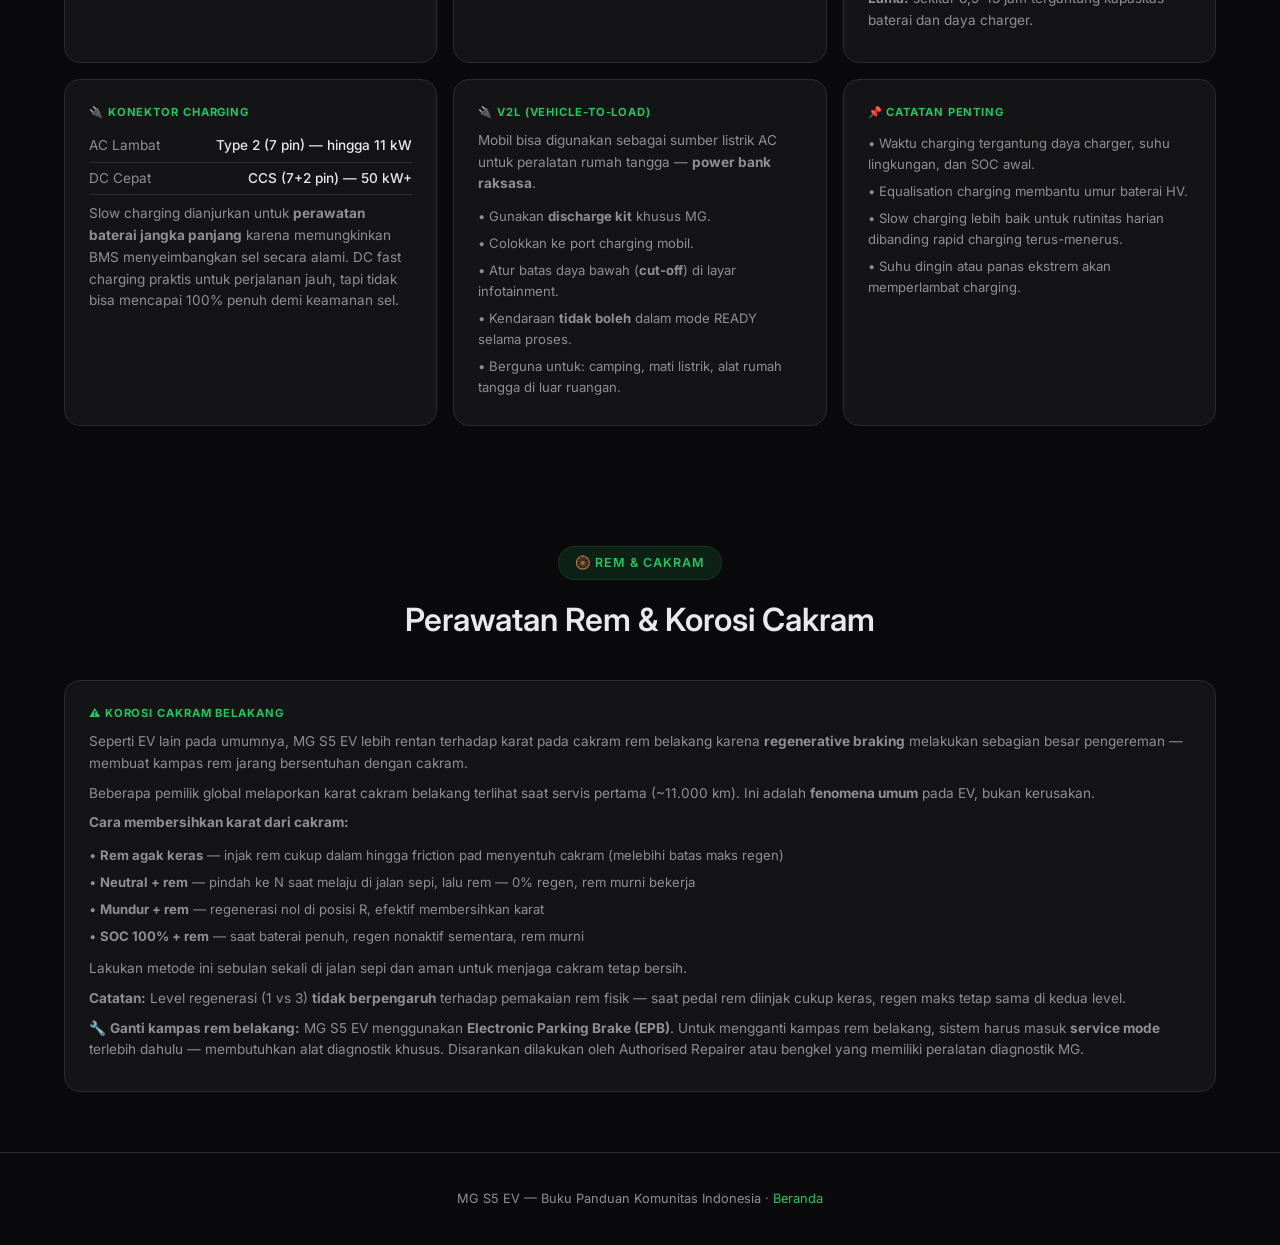
<file: perawatan.html>
<!DOCTYPE html>
<html lang="id">
<head>
  <meta charset="UTF-8">
  <meta name="viewport" content="width=device-width, initial-scale=1.0">
  <link rel="sitemap" type="application/xml" title="Sitemap" href="sitemap.xml">
  <title>Perawatan &amp; Data Teknis — MG S5 EV Indonesia</title>
  <link rel="preconnect" href="https://fonts.googleapis.com">
  <link rel="preconnect" href="https://fonts.gstatic.com" crossorigin>
  <link href="https://fonts.googleapis.com/css2?family=Inter:wght@300;400;500;600;700;800&display=swap" rel="stylesheet">
  <link rel="stylesheet" href="style.css">
  <link rel="stylesheet" href="search.css">

  <meta name="description" content="Perawatan MG S5 EV: fluida & kapasitas, baterai yang bisa diganti sendiri, waktu pengisian, spesifikasi teknis lengkap, dan perawatan rem & korosi cakram.">
  <link rel="canonical" href="https://mgs5.web.id/perawatan.html">
  <meta property="og:type" content="website">
  <meta property="og:site_name" content="MG S5 EV Indonesia">
  <meta property="og:title" content="Perawatan & Data Teknis — MG S5 EV Indonesia">
  <meta property="og:description" content="Perawatan MG S5 EV: fluida & kapasitas, baterai yang bisa diganti sendiri, waktu pengisian, spesifikasi teknis lengkap, dan perawatan rem & korosi cakram.">
  <meta property="og:url" content="https://mgs5.web.id/perawatan.html">
  <meta property="og:image" content="https://mgs5.web.id/img/og-image.png">
  <meta property="og:image:width" content="1200">
  <meta property="og:image:height" content="630">
  <meta property="og:locale" content="id_ID">
  <meta property="og:locale:alternate" content="en_US">
  <meta name="twitter:card" content="summary_large_image">
  <meta name="twitter:title" content="Perawatan & Data Teknis — MG S5 EV Indonesia">
  <meta name="twitter:description" content="Perawatan MG S5 EV: fluida & kapasitas, baterai yang bisa diganti sendiri, waktu pengisian, spesifikasi teknis lengkap, dan perawatan rem & korosi cakram.">
  <meta name="twitter:image" content="https://mgs5.web.id/img/og-image.png">
  <script type="application/ld+json">[{"@context": "https://schema.org", "@type": "WebPage", "name": "Perawatan & Data Teknis — MG S5 EV Indonesia", "url": "https://mgs5.web.id/perawatan.html", "description": "Perawatan MG S5 EV: fluida & kapasitas, baterai yang bisa diganti sendiri, waktu pengisian, spesifikasi teknis lengkap, dan perawatan rem & korosi cakram.", "inLanguage": "id-ID", "isPartOf": {"@type": "WebSite", "name": "MG S5 EV Indonesia", "url": "https://mgs5.web.id/"}}]</script>
</head>
<body>

<nav role="navigation" aria-label="Navigasi utama">
  <div class="container">
    <div class="nav-brand">
      <svg width="28" height="28" viewBox="0 0 28 28" fill="none" aria-hidden="true">
        <rect x="2" y="2" width="24" height="24" rx="8" stroke="#22c55e" stroke-width="2" fill="none"/>
        <path d="M9 16V10h3.5a2.5 2.5 0 0 1 0 5H9m10-5v6" stroke="#22c55e" stroke-width="1.8" stroke-linecap="round" stroke-linejoin="round"/>
        <path d="M20 12a2 2 0 0 0-2-2h-2v6h2a2 2 0 0 0 2-2v-2Z" stroke="#22c55e" stroke-width="1.8" stroke-linecap="round"/>
      </svg>
      <span>MG S5 <span class="brand-accent">EV</span></span>
      <span class="nav-badge">Indonesia</span>
    </div>
    <div class="nav-menu">
      <button type="button" id="nav-toggle-perawatan" class="nav-toggle" aria-expanded="false" aria-controls="nav-links-perawatan" aria-label="Buka navigasi">
        <span class="nav-toggle-bars" aria-hidden="true"><span></span><span></span><span></span></span>
      </button>
      <div class="nav-links" id="nav-links-perawatan">
        <a href="index.html">Beranda</a>
        <a href="panduan.html">Panduan</a>
        <a href="peringatan.html">Peringatan</a>
        <a href="tips.html">Tips</a>
        <a href="darurat.html">Darurat</a>
        <a href="perawatan.html" class="active">Perawatan</a>
        <a href="masalah.html">Masalah</a>
        <a href="kacafilm.html">Kaca Film</a>
        <a href="https://mgs5.flarum.cloud" target="_blank" rel="noopener" class="forum-link">💬 Forum</a>
<button type="button" class="search-toggle" data-search-open aria-haspopup="dialog" aria-expanded="false" aria-label="Buka pencarian"><svg viewBox="0 0 24 24" fill="none" stroke="currentColor" stroke-width="2" aria-hidden="true"><circle cx="11" cy="11" r="7" /><path d="M21 21l-4.3-4.3" /></svg> Cari</button>
      </div>
    </div>
  </div>
</nav>

<header class="hero hero-sm">
  <div class="container">
    <div class="hero-tag">🔧 Perawatan &amp; Data</div>
    <h1>Perawatan &amp; Data Teknis</h1>
    <p class="hero-sub">Ringkasan fluida, ban, pendingin, pengisian daya, dan spesifikasi teknis MG S5 EV dengan istilah varian yang sudah disamakan.</p>
  </div>
</header>

<div class="container">
  <a href="index.html" class="back-link">← Kembali ke Beranda</a>

  <section class="section">
    <div class="section-header">
      <div class="hero-tag">🧪 Fluida</div>
      <h2 id="fluida-amp-kapasitas">Fluida &amp; Kapasitas</h2>
      <p>Diringkas dari Buku Pemilik resmi MG S5 EV.</p>
    </div>
    <div class="fluids">
      <div class="fluid-item"><div class="fname">🔋 Coolant Baterai HV</div><div class="fdet">Glycol (OAT)</div><div class="fcap">4,2 L</div></div>
      <div class="fluid-item"><div class="fname">⚙️ Coolant E-Drive</div><div class="fdet">Glycol (OAT)</div><div class="fcap">5,8 L</div></div>
      <div class="fluid-item"><div class="fname">🧴 Minyak E-Drive 170 kW</div><div class="fdet">Shell E-Fluid E6 iX (SL2808)</div><div class="fcap">0,9 L</div></div>
      <div class="fluid-item"><div class="fname">🧴 Minyak E-Drive 125 kW</div><div class="fdet">Shell E-Fluid E6 iX (SL2808)</div><div class="fcap">0,85 L</div></div>
      <div class="fluid-item"><div class="fname">🛑 Minyak Rem</div><div class="fdet">DOT 4</div><div class="fcap">0,8 L</div></div>
      <div class="fluid-item"><div class="fname">💧 Air Wiper</div><div class="fdet">Cairan Wiper Khusus</div><div class="fcap">2,5 L</div></div>
      <div class="fluid-item"><div class="fname">🔋 Aki 12V</div><div class="fdet">Maintenance-free · Di kompartemen depan</div><div class="fcap">Ganti di Authorised Repairer</div></div>
      <div class="fluid-item"><div class="fname">🔩 Tekanan Ban</div><div class="fdet">Normal &amp; beban penuh</div><div class="fcap">2,5 bar / 37 psi</div></div>
    </div>

    <div class="info-grid-3 mt-24">
      <div class="card">
        <div class="label">🧊 AC Refrigerant</div>
        <div class="spec-row"><span class="key">Tipe</span><span class="val">HFC-1234yf</span></div>
        <div class="spec-row"><span class="key">Berat Isi</span><span class="val">580±20 g</span></div>
        <div class="spec-row"><span class="key">CO₂ Equivalent</span><span class="val">0,0003 t</span></div>
        <div class="spec-row"><span class="key">GWP</span><span class="val">0,501</span></div>
        <p class="mt-8">Alternatif tertentu bisa memakai R-134a. Pengisian sebaiknya tetap di Authorised Repairer.</p>
      </div>
      <div class="card">
        <div class="label">🔋 Aki 12V</div>
        <div class="spec-row"><span class="key">Lokasi</span><span class="val">Kompartemen depan</span></div>
        <div class="spec-row"><span class="key">Tipe</span><span class="val">Maintenance-free</span></div>
        <div class="spec-row"><span class="key">Perawatan</span><span class="val">READY &gt;30 mnt/minggu</span></div>
        <div class="spec-row"><span class="key">Parkir lama</span><span class="val">Lepas kabel negatif</span></div>
        <div class="spec-row"><span class="key">Penggantian</span><span class="val">Authorised Repairer</span></div>
        <p class="mt-8">Jangan bongkar atau modifikasi sendiri. Daur ulang wajib lewat jalur resmi.</p>
      </div>
      <div class="card">
        <div class="label">🛞 Ban &amp; Pelek</div>
        <div class="spec-row"><span class="key">Ignite</span><span class="val">17×7.0J · 215/60 R17 100H</span></div>
        <div class="spec-row"><span class="key">Magnify &amp; Max</span><span class="val">18×7.0J · 225/55 R18 102V</span></div>
        <div class="spec-row"><span class="key">Chain Salju</span><span class="val">Hanya untuk 17"</span></div>
        <div class="spec-row"><span class="key">Rotasi Ban</span><span class="val">Directional: tidak boleh tukar sisi</span></div>
      </div>
      <div class="card">
        <div class="label">🏎️ Suspensi</div>
        <div class="spec-row"><span class="key">Depan</span><span class="val">MacPherson Strut</span></div>
        <div class="spec-row"><span class="key">Belakang</span><span class="val">5-Link</span></div>
        <p style="margin-top:8px;font-size:.78rem">5-Link rear suspension memberikan kenyamanan superior dan handling presisi — fitur premium.</p>
      </div>
    </div>
  </section>

  <section class="section">
    <div class="section-header">
      <div class="hero-tag">🔋 Baterai yang Dapat Diganti</div>
      <h2 id="baterai-yang-dapat-diganti-sendiri">Baterai yang Dapat Diganti Sendiri</h2>
      <p>Beberapa komponen MG S5 EV menggunakan baterai yang bisa diganti sendiri tanpa alat khusus. Ganti dengan tipe yang sama persis.</p>
    </div>
    <div class="table-wrap">
      <table>
        <thead>
          <tr>
            <th scope="col">Komponen</th>
            <th scope="col">Tipe Baterai</th>
            <th scope="col">Catatan</th>
          </tr>
        </thead>
        <tbody>
          <tr>
            <td>🔑 Remote Key (Fob Kunci)</td>
            <td class="center"><strong>CR2032</strong></td>
            <td>Buka penutup belakang remote, ganti dengan CR2032 yang sama. Tekan tutup hingga rapat.</td>
          </tr>
          <tr>
            <td>🛞 Sensor TPMS (Tyre Pressure Monitor)</td>
            <td class="center"><strong>CR2032</strong></td>
            <td>Sensor di dalam setiap pelek. Penggantian sebaiknya di bengkel ban — perlu pelepasan ban dari velg.</td>
          </tr>
          <tr>
            <td>📡 TBOX (Telematics Box)</td>
            <td class="center"><strong>3HR-AAA-DAE</strong></td>
            <td>Modul telematika untuk konektivitas i-SMART. Penggantian disarankan di Authorised Repairer.</td>
          </tr>
        </tbody>
      </table>
    </div>
  </section>

  <section class="section">
    <div class="section-header">
      <div class="hero-tag">📐 Data Teknis</div>
      <h2 id="spesifikasi-teknis-lengkap">Spesifikasi Teknis Lengkap</h2>
    </div>
    <div class="spec-grid">
      <div class="card">
        <div class="label">Dimensi &amp; Bobot</div>
        <div class="spec-row"><span class="key">Panjang × Lebar × Tinggi</span><span class="val">4.476 × 1.849 × 1.621 mm</span></div>
        <div class="spec-row"><span class="key">Jarak Sumbu</span><span class="val">2.730 mm</span></div>
        <div class="spec-row"><span class="key">Overhang Depan/Belakang</span><span class="val">855 / 891 mm</span></div>
        <div class="spec-row"><span class="key">Track Depan/Belakang</span><span class="val">1.554 / 1.561 mm</span></div>
        <div class="spec-row"><span class="key">Ground Clearance</span><span class="val">136–145 mm</span></div>
        <div class="spec-row"><span class="key">Radius Putar</span><span class="val">10,7 m</span></div>
        <div class="spec-row"><span class="key">Berat Kosong</span><span class="val">1.635–1.725 kg</span></div>
        <div class="spec-row"><span class="key">GVW</span><span class="val">2.080–2.170 kg</span></div>
      </div>
      <div class="card">
        <div class="label">Motor Listrik</div>
        <div class="spec-row"><span class="key">Tipe</span><span class="val">PMSM 3-Phase</span></div>
        <div class="spec-row"><span class="key">Rating IP</span><span class="val">IP67</span></div>
        <div class="spec-row"><span class="key">Ignite/Magnify</span><span class="val">170 PS | 125 kW | 250 Nm</span></div>
        <div class="spec-row"><span class="key">Magnify Max</span><span class="val">204 PS | 170 kW | 350 Nm</span></div>
        <div class="spec-row"><span class="key">Rated/Max RPM</span><span class="val">8.000 / 17.000 rpm</span></div>
        <div class="spec-row"><span class="key">Top Speed (49 kWh)</span><span class="val">170 km/h</span></div>
        <div class="spec-row"><span class="key">Top Speed (62 kWh)</span><span class="val">190 km/h</span></div>
        <div class="spec-row"><span class="key">Gradeability</span><span class="val">30%</span></div>
      </div>
      <div class="card">
        <div class="label">Baterai HV</div>
        <div class="spec-row"><span class="key">Kimia</span><span class="val">LFP (LiFePO₄)</span></div>
        <div class="spec-row"><span class="key">49 kWh (Ignite/Magnify)</span><span class="val">156 sel</span></div>
        <div class="spec-row"><span class="key">64 kWh (Magnify Max)</span><span class="val">169 sel</span></div>
        <div class="spec-row"><span class="key">Cycle Life (49 kWh)</span><span class="val">2.500 @ 70% SOH</span></div>
        <div class="spec-row"><span class="key">Cycle Life (64 kWh)</span><span class="val">1.500 @ 80% SOH</span></div>
        <div class="spec-row"><span class="key">Calendar Life</span><span class="val">16–18 tahun</span></div>
        <div class="spec-row"><span class="key">Thermal Runaway</span><span class="val accent-text">0 kasus</span></div>
      </div>
    </div>

    <div class="card mt-24">
      <div class="label">Four-Wheel Alignment (Tanpa Beban)</div>
      <div class="alignment-grid">
        <div class="stack-gap-sm">
          <div class="align-item-title">Depan — Camber</div>
          <div class="align-item-value">-12′ ±45′</div>
          <div class="align-item-title">Depan — Castor</div>
          <div class="align-item-value">6°45′ ±45′</div>
        </div>
        <div class="stack-gap-sm">
          <div class="align-item-title">Depan — Toe-in</div>
          <div class="align-item-value">12′ ±45′</div>
          <div class="align-item-title">Depan — King Pin</div>
          <div class="align-item-value">12° ±15′</div>
        </div>
        <div class="stack-gap-sm">
          <div class="align-item-title">Belakang — Camber</div>
          <div class="align-item-value">-1°00′ ±45′</div>
          <div class="align-item-title">Belakang — Toe-in</div>
          <div class="align-item-value">12° ±15′</div>
        </div>
      </div>
    </div>
  </section>

  <section class="section">
    <div class="section-header">
      <div class="hero-tag">🔋 Pengisian Daya</div>
      <h2 id="waktu-pengisian">Waktu Pengisian</h2>
    </div>
    <div class="spec-grid">
      <div class="card">
        <div class="label">49 kWh — Ignite &amp; Magnify</div>
        <div class="spec-row"><span class="key">DC Fast (20→80%)</span><span class="val accent-text">~24 menit</span></div>
        <div class="spec-row"><span class="key">AC 6,6 kW (20→100%)</span><span class="val">~8,5 jam</span></div>
        <div class="spec-row"><span class="key">Residential (20→100%)</span><span class="val">~20 jam</span></div>
        <div class="spec-row"><span class="key">Equalisation (6,6 kW)</span><span class="val">~11,5 jam</span></div>
      </div>
      <div class="card">
        <div class="label">64 kWh — Magnify Max</div>
        <div class="spec-row"><span class="key">DC Fast (20→80%)</span><span class="val accent-text">~26 menit</span></div>
        <div class="spec-row"><span class="key">AC 6,6 kW (20→100%)</span><span class="val">~10 jam</span></div>
        <div class="spec-row"><span class="key">AC 11 kW (20→100%)</span><span class="val">~6,5 jam</span></div>
        <div class="spec-row"><span class="key">Equalisation (11 kW)</span><span class="val">~8,5 jam</span></div>
      </div>
      <div class="card">
        <div class="label">🔋 Equalisation Charging</div>
        <p><strong>Pengisian penyetaraan</strong> menyeimbangkan tegangan semua sel baterai agar tetap seragam.</p>
        <p class="mt-8"><strong>Cara:</strong> sambungkan charger AC dan biarkan tetap terhubung meski dashboard sudah menunjukkan 100%.</p>
        <p class="mt-8"><strong>Lama:</strong> sekitar 8,5–13 jam tergantung kapasitas baterai dan daya charger.</p>
      </div>
      <div class="card">
        <div class="label">🔌 Konektor Charging</div>
        <div class="spec-row"><span class="key">AC Lambat</span><span class="val">Type 2 (7 pin) — hingga 11 kW</span></div>
        <div class="spec-row"><span class="key">DC Cepat</span><span class="val">CCS (7+2 pin) — 50 kW+</span></div>
        <p class="mt-8">Slow charging dianjurkan untuk <strong>perawatan baterai jangka panjang</strong> karena memungkinkan BMS menyeimbangkan sel secara alami. DC fast charging praktis untuk perjalanan jauh, tapi tidak bisa mencapai 100% penuh demi keamanan sel.</p>
      </div>
      <div class="card">
        <div class="label">🔌 V2L (Vehicle-to-Load)</div>
        <p>Mobil bisa digunakan sebagai sumber listrik AC untuk peralatan rumah tangga — <strong>power bank raksasa</strong>.</p>
        <ul class="mt-8">
          <li>• Gunakan <strong>discharge kit</strong> khusus MG.</li>
          <li>• Colokkan ke port charging mobil.</li>
          <li>• Atur batas daya bawah (<strong>cut-off</strong>) di layar infotainment.</li>
          <li>• Kendaraan <strong>tidak boleh</strong> dalam mode READY selama proses.</li>
          <li>• Berguna untuk: camping, mati listrik, alat rumah tangga di luar ruangan.</li>
        </ul>
      </div>
      <div class="card">
        <div class="label">📌 Catatan Penting</div>
        <ul class="mt-8">
          <li>• Waktu charging tergantung daya charger, suhu lingkungan, dan SOC awal.</li>
          <li>• Equalisation charging membantu umur baterai HV.</li>
          <li>• Slow charging lebih baik untuk rutinitas harian dibanding rapid charging terus-menerus.</li>
          <li>• Suhu dingin atau panas ekstrem akan memperlambat charging.</li>
        </ul>
      </div>
    </div>
  </section>

  <section class="section">
    <div class="section-header">
      <div class="hero-tag">🛞 Rem &amp; Cakram</div>
      <h2 id="perawatan-rem-amp-korosi-cakram">Perawatan Rem &amp; Korosi Cakram</h2>
    </div>
    <div class="spec-grid">
      <div class="card">
        <div class="label">⚠️ Korosi Cakram Belakang</div>
        <p>Seperti EV lain pada umumnya, MG S5 EV lebih rentan terhadap karat pada cakram rem belakang karena <strong>regenerative braking</strong> melakukan sebagian besar pengereman — membuat kampas rem jarang bersentuhan dengan cakram.</p>
        <p class="mt-8">Beberapa pemilik global melaporkan karat cakram belakang terlihat saat servis pertama (~11.000 km). Ini adalah <strong>fenomena umum</strong> pada EV, bukan kerusakan.</p>
        <p class="mt-8"><strong>Cara membersihkan karat dari cakram:</strong></p>
        <ul class="mt-8">
          <li>• <strong>Rem agak keras</strong> — injak rem cukup dalam hingga friction pad menyentuh cakram (melebihi batas maks regen)</li>
          <li>• <strong>Neutral + rem</strong> — pindah ke N saat melaju di jalan sepi, lalu rem — 0% regen, rem murni bekerja</li>
          <li>• <strong>Mundur + rem</strong> — regenerasi nol di posisi R, efektif membersihkan karat</li>
          <li>• <strong>SOC 100% + rem</strong> — saat baterai penuh, regen nonaktif sementara, rem murni</li>
        </ul>
        <p class="mt-8">Lakukan metode ini sebulan sekali di jalan sepi dan aman untuk menjaga cakram tetap bersih.</p>
        <p class="mt-8"><strong>Catatan:</strong> Level regenerasi (1 vs 3) <strong>tidak berpengaruh</strong> terhadap pemakaian rem fisik — saat pedal rem diinjak cukup keras, regen maks tetap sama di kedua level.</p>
        <p class="mt-8">🔧 <strong>Ganti kampas rem belakang:</strong> MG S5 EV menggunakan <strong>Electronic Parking Brake (EPB)</strong>. Untuk mengganti kampas rem belakang, sistem harus masuk <strong>service mode</strong> terlebih dahulu — membutuhkan alat diagnostik khusus. Disarankan dilakukan oleh Authorised Repairer atau bengkel yang memiliki peralatan diagnostik MG.</p>
      </div>
    </div>
  </section>
</div>

<footer role="contentinfo">
  <div class="container">
    <p>MG S5 EV — Buku Panduan Komunitas Indonesia · <a href="index.html">Beranda</a></p>
  </div>
</footer>

<div class="search-modal" id="search-modal" role="dialog" aria-modal="true" aria-hidden="true" aria-label="Pencarian situs">
  <div class="search-modal-panel">
    <div class="search-modal-head">
      <span class="sm-title">🔍 Cari di panduan MG S5 EV</span>
      <button type="button" class="search-modal-close" id="search-modal-close" aria-label="Tutup pencarian">&times;</button>
    </div>
    <div id="search-modal-panel"></div>
  </div>
</div>
<script src="search.js"></script>
</body>
</html>
</file>
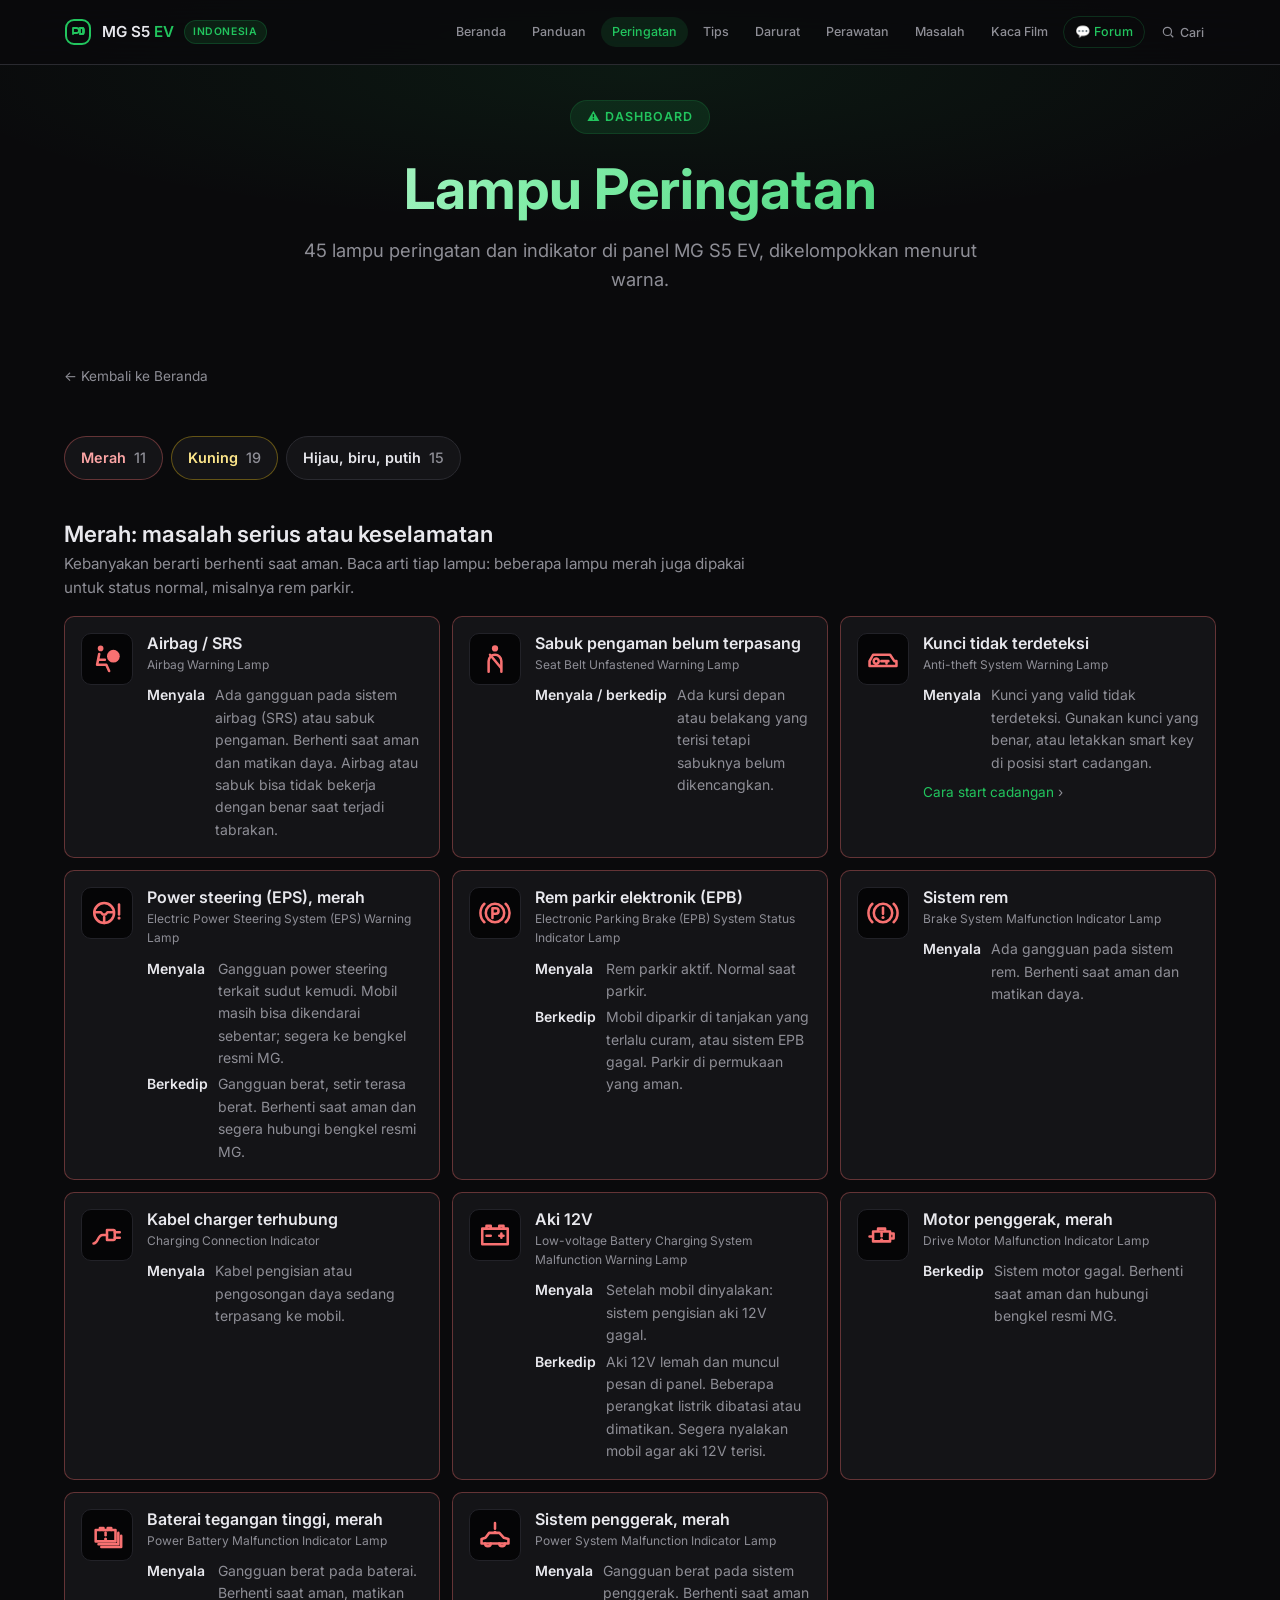
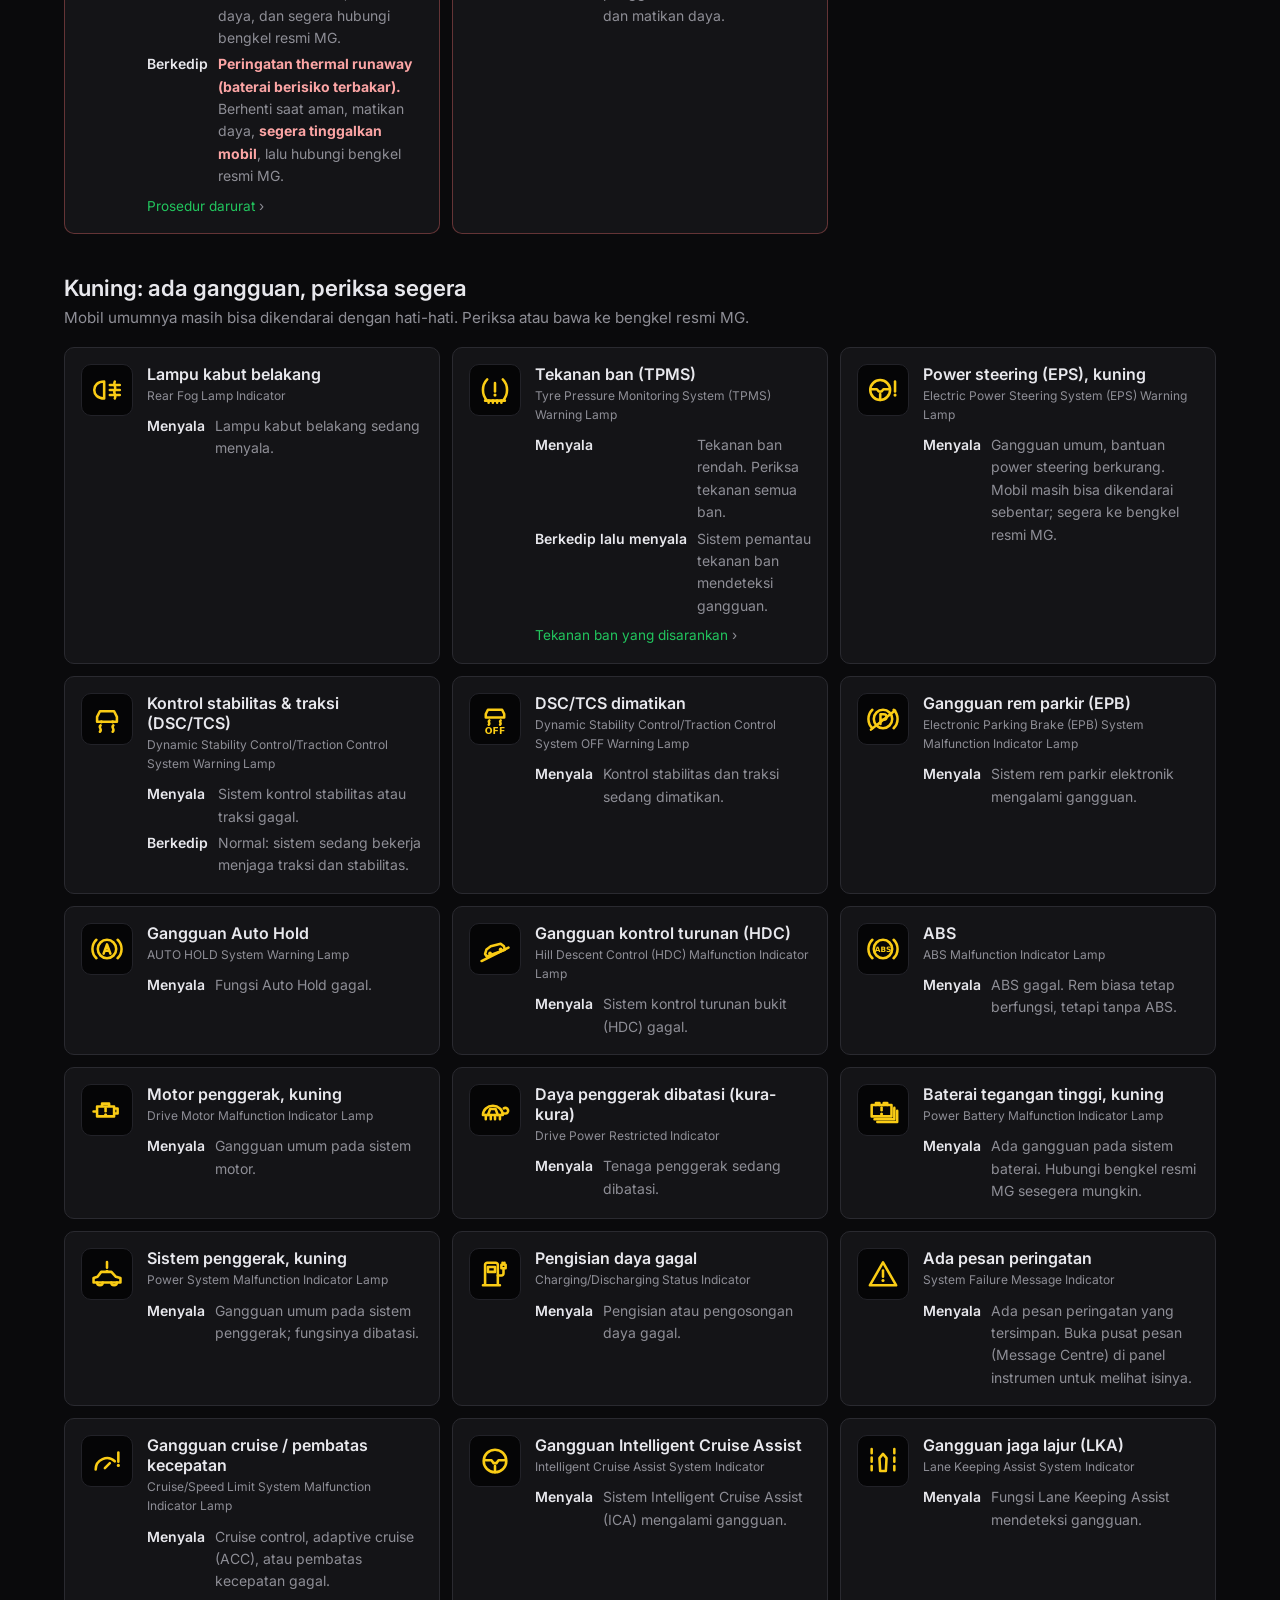
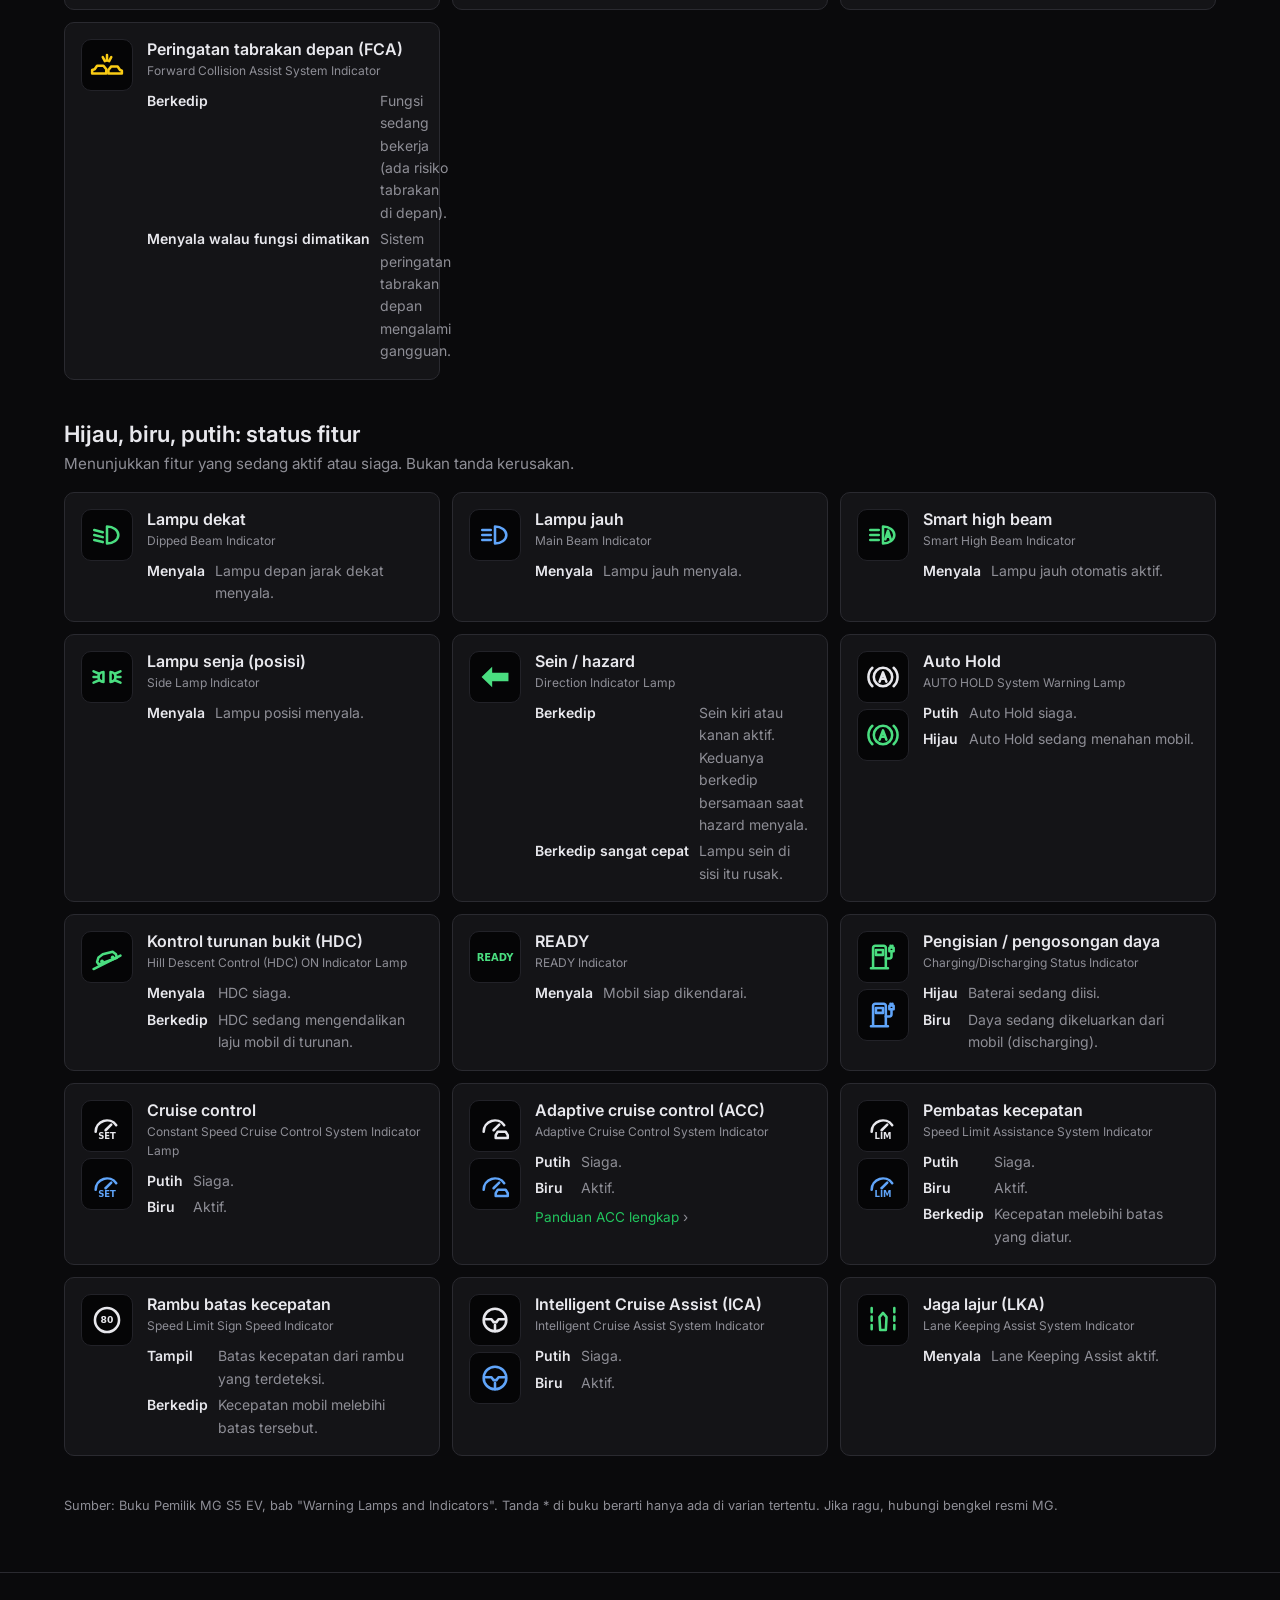
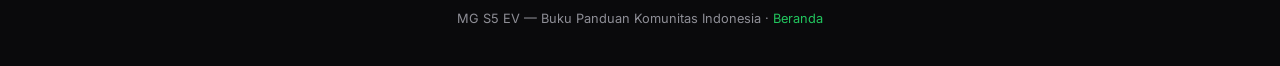
<file: peringatan.html>
<!DOCTYPE html>
<html lang="id">
<head>
  <meta charset="UTF-8">
  <meta name="viewport" content="width=device-width, initial-scale=1.0">
  <link rel="sitemap" type="application/xml" title="Sitemap" href="sitemap.xml">
  <title>Lampu Peringatan — MG S5 EV Indonesia</title>
  <link rel="preconnect" href="https://fonts.googleapis.com">
  <link rel="preconnect" href="https://fonts.gstatic.com" crossorigin>
  <link href="https://fonts.googleapis.com/css2?family=Inter:wght@300;400;500;600;700;800&display=swap" rel="stylesheet">
  <link rel="stylesheet" href="style.css">
  <link rel="stylesheet" href="search.css">

  <meta name="description" content="Arti lampu peringatan dashboard MG S5 EV: 12 indikator, warna, arti, dan tindakan yang harus dilakukan — termasuk ADAS, TPMS, airbag, dan sistem pengereman.">
  <link rel="canonical" href="https://mgs5.web.id/peringatan.html">
  <meta property="og:type" content="website">
  <meta property="og:site_name" content="MG S5 EV Indonesia">
  <meta property="og:title" content="Lampu Peringatan — MG S5 EV Indonesia">
  <meta property="og:description" content="Arti lampu peringatan dashboard MG S5 EV: 12 indikator, warna, arti, dan tindakan yang harus dilakukan — termasuk ADAS, TPMS, airbag, dan sistem pengereman.">
  <meta property="og:url" content="https://mgs5.web.id/peringatan.html">
  <meta property="og:image" content="https://mgs5.web.id/img/og-image.png">
  <meta property="og:image:width" content="1200">
  <meta property="og:image:height" content="630">
  <meta property="og:locale" content="id_ID">
  <meta property="og:locale:alternate" content="en_US">
  <meta name="twitter:card" content="summary_large_image">
  <meta name="twitter:title" content="Lampu Peringatan — MG S5 EV Indonesia">
  <meta name="twitter:description" content="Arti lampu peringatan dashboard MG S5 EV: 12 indikator, warna, arti, dan tindakan yang harus dilakukan — termasuk ADAS, TPMS, airbag, dan sistem pengereman.">
  <meta name="twitter:image" content="https://mgs5.web.id/img/og-image.png">
  <script type="application/ld+json">[{"@context": "https://schema.org", "@type": "WebPage", "name": "Lampu Peringatan — MG S5 EV Indonesia", "url": "https://mgs5.web.id/peringatan.html", "description": "Arti lampu peringatan dashboard MG S5 EV: 12 indikator, warna, arti, dan tindakan yang harus dilakukan — termasuk ADAS, TPMS, airbag, dan sistem pengereman.", "inLanguage": "id-ID", "isPartOf": {"@type": "WebSite", "name": "MG S5 EV Indonesia", "url": "https://mgs5.web.id/"}}]</script>
</head>
<body>

<nav role="navigation" aria-label="Navigasi utama">
  <div class="container">
    <div class="nav-brand">
      <svg width="28" height="28" viewBox="0 0 28 28" fill="none" aria-hidden="true">
        <rect x="2" y="2" width="24" height="24" rx="8" stroke="#22c55e" stroke-width="2" fill="none"/>
        <path d="M9 16V10h3.5a2.5 2.5 0 0 1 0 5H9m10-5v6" stroke="#22c55e" stroke-width="1.8" stroke-linecap="round" stroke-linejoin="round"/>
        <path d="M20 12a2 2 0 0 0-2-2h-2v6h2a2 2 0 0 0 2-2v-2Z" stroke="#22c55e" stroke-width="1.8" stroke-linecap="round"/>
      </svg>
      <span>MG S5 <span class="brand-accent">EV</span></span>
      <span class="nav-badge">Indonesia</span>
    </div>
    <div class="nav-menu">
      <button type="button" id="nav-toggle-peringatan" class="nav-toggle" aria-expanded="false" aria-controls="nav-links-peringatan" aria-label="Buka navigasi">
        <span class="nav-toggle-bars" aria-hidden="true"><span></span><span></span><span></span></span>
      </button>
      <div class="nav-links" id="nav-links-peringatan">
        <a href="index.html">Beranda</a>
        <a href="panduan.html">Panduan</a>
        <a href="peringatan.html" class="active">Peringatan</a>
        <a href="tips.html">Tips</a>
        <a href="darurat.html">Darurat</a>
        <a href="perawatan.html">Perawatan</a>
        <a href="masalah.html">Masalah</a>
        <a href="kacafilm.html">Kaca Film</a>
        <a href="https://mgs5.flarum.cloud" target="_blank" rel="noopener" class="forum-link">💬 Forum</a>
<button type="button" class="search-toggle" data-search-open aria-haspopup="dialog" aria-expanded="false" aria-label="Buka pencarian"><svg viewBox="0 0 24 24" fill="none" stroke="currentColor" stroke-width="2" aria-hidden="true"><circle cx="11" cy="11" r="7" /><path d="M21 21l-4.3-4.3" /></svg> Cari</button>
      </div>
    </div>
  </div>
</nav>

<header class="hero hero-sm">
  <div class="container">
    <div class="hero-tag">⚠️ Dashboard</div>
    <h1>Lampu Peringatan</h1>
    <p class="hero-sub">45 lampu peringatan dan indikator di panel MG S5 EV, dikelompokkan menurut warna.</p>
  </div>
</header>

<div class="container">
  <a href="index.html" class="back-link">← Kembali ke Beranda</a>

  <!-- lamps:start (generated by scripts/lamps.mjs, edit the data there) -->
  <div class="lamp-jump" role="navigation" aria-label="Lompat ke warna lampu">
    <a href="#merah" class="is-red">Merah <span>11</span></a>
    <a href="#kuning" class="is-yellow">Kuning <span>19</span></a>
    <a href="#status" class="is-status">Hijau, biru, putih <span>15</span></a>
  </div>
  <section class="lamp-group" id="merah" aria-labelledby="merah-h">
    <h2 id="merah-h">Merah: masalah serius atau keselamatan</h2>
    <p>Kebanyakan berarti berhenti saat aman. Baca arti tiap lampu: beberapa lampu merah juga dipakai untuk status normal, misalnya rem parkir.</p>
    <div class="lamp-list">
      <article class="lamp is-red" id="airbag" aria-labelledby="airbag-t">
        <div class="lamp-tiles"><span class="lamp-tile c-red"><svg viewBox="0 0 24 24" aria-hidden="true"><circle cx="7.5" cy="4.5" r="2" fill="currentColor"/><path d="M6.5 8.5L5 16h6.5l2 4.5M6 12.5h4.5" fill="none" stroke="currentColor" stroke-width="1.8" stroke-linecap="round" stroke-linejoin="round"/><circle cx="16.5" cy="10" r="4.5" fill="currentColor"/></svg></span></div>
        <div class="lamp-body">
          <h3 id="airbag-t">Airbag / SRS</h3>
          <p class="lamp-en" lang="en">Airbag Warning Lamp</p>
          <dl><dt>Menyala</dt><dd>Ada gangguan pada sistem airbag (SRS) atau sabuk pengaman. Berhenti saat aman dan matikan daya. Airbag atau sabuk bisa tidak bekerja dengan benar saat terjadi tabrakan.</dd></dl>
        </div>
      </article>
      <article class="lamp is-red" id="sabuk" aria-labelledby="sabuk-t">
        <div class="lamp-tiles"><span class="lamp-tile c-red"><svg viewBox="0 0 24 24" aria-hidden="true"><circle cx="12" cy="4.5" r="2.2" fill="currentColor"/><path d="M7.5 21v-7.5a4.5 4.5 0 0 1 9 0V21" fill="none" stroke="currentColor" stroke-width="1.8" stroke-linecap="round" stroke-linejoin="round"/><path d="M8.5 9l7.5 9" fill="none" stroke="currentColor" stroke-width="1.8" stroke-linecap="round" stroke-linejoin="round" stroke-width="2.4"/></svg></span></div>
        <div class="lamp-body">
          <h3 id="sabuk-t">Sabuk pengaman belum terpasang</h3>
          <p class="lamp-en" lang="en">Seat Belt Unfastened Warning Lamp</p>
          <dl><dt>Menyala / berkedip</dt><dd>Ada kursi depan atau belakang yang terisi tetapi sabuknya belum dikencangkan.</dd></dl>
        </div>
      </article>
      <article class="lamp is-red" id="kunci" aria-labelledby="kunci-t">
        <div class="lamp-tiles"><span class="lamp-tile c-red"><svg viewBox="0 0 24 24" aria-hidden="true"><path d="M2.5 17v-3.5L5 9h12l3 4.5h1.5V17z" fill="none" stroke="currentColor" stroke-width="1.8" stroke-linecap="round" stroke-linejoin="round"/><path d="M9 13.5a1.8 1.8 0 1 0 0 .01M10.8 13.5h5M14.5 13.5v1.6" fill="none" stroke="currentColor" stroke-width="1.8" stroke-linecap="round" stroke-linejoin="round"/></svg></span></div>
        <div class="lamp-body">
          <h3 id="kunci-t">Kunci tidak terdeteksi</h3>
          <p class="lamp-en" lang="en">Anti-theft System Warning Lamp</p>
          <dl><dt>Menyala</dt><dd>Kunci yang valid tidak terdeteksi. Gunakan kunci yang benar, atau letakkan smart key di posisi start cadangan.</dd></dl>
          <p class="lamp-tip"><a href="tips.html#start-cadangan">Cara start cadangan</a> ›</p>
        </div>
      </article>
      <article class="lamp is-red" id="eps-merah" aria-labelledby="eps-merah-t">
        <div class="lamp-tiles"><span class="lamp-tile c-red"><svg viewBox="0 0 24 24" aria-hidden="true"><path d="M10 5a7 7 0 1 0 0 14a7 7 0 1 0 0-14z" fill="none" stroke="currentColor" stroke-width="1.8" stroke-linecap="round" stroke-linejoin="round"/><path d="M3.5 11.5h4.2l1.3 1.6h2l1.3-1.6h4.2M10 14.8V19" fill="none" stroke="currentColor" stroke-width="1.8" stroke-linecap="round" stroke-linejoin="round"/><path d="M20.5 6v7" fill="none" stroke="currentColor" stroke-width="1.8" stroke-linecap="round" stroke-linejoin="round"/><circle cx="20.5" cy="15.6" r="1.1" fill="currentColor"/></svg></span></div>
        <div class="lamp-body">
          <h3 id="eps-merah-t">Power steering (EPS), merah</h3>
          <p class="lamp-en" lang="en">Electric Power Steering System (EPS) Warning Lamp</p>
          <dl><dt>Menyala</dt><dd>Gangguan power steering terkait sudut kemudi. Mobil masih bisa dikendarai sebentar; segera ke bengkel resmi MG.</dd><dt>Berkedip</dt><dd>Gangguan berat, setir terasa berat. Berhenti saat aman dan segera hubungi bengkel resmi MG.</dd></dl>
        </div>
      </article>
      <article class="lamp is-red" id="epb" aria-labelledby="epb-t">
        <div class="lamp-tiles"><span class="lamp-tile c-red"><svg viewBox="0 0 24 24" aria-hidden="true"><path d="M4.5 5.5a9 9 0 0 0 0 13M19.5 5.5a9 9 0 0 1 0 13" fill="none" stroke="currentColor" stroke-width="1.8" stroke-linecap="round" stroke-linejoin="round"/><path d="M12 5.5a6.5 6.5 0 1 0 0 13a6.5 6.5 0 1 0 0-13z" fill="none" stroke="currentColor" stroke-width="1.8" stroke-linecap="round" stroke-linejoin="round"/><path d="M10.2 15.5V8.7h2.4a1.9 1.9 0 0 1 0 3.8h-2.4" fill="none" stroke="currentColor" stroke-width="1.8" stroke-linecap="round" stroke-linejoin="round"/></svg></span></div>
        <div class="lamp-body">
          <h3 id="epb-t">Rem parkir elektronik (EPB)</h3>
          <p class="lamp-en" lang="en">Electronic Parking Brake (EPB) System Status Indicator Lamp</p>
          <dl><dt>Menyala</dt><dd>Rem parkir aktif. Normal saat parkir.</dd><dt>Berkedip</dt><dd>Mobil diparkir di tanjakan yang terlalu curam, atau sistem EPB gagal. Parkir di permukaan yang aman.</dd></dl>
        </div>
      </article>
      <article class="lamp is-red" id="rem" aria-labelledby="rem-t">
        <div class="lamp-tiles"><span class="lamp-tile c-red"><svg viewBox="0 0 24 24" aria-hidden="true"><path d="M4.5 5.5a9 9 0 0 0 0 13M19.5 5.5a9 9 0 0 1 0 13" fill="none" stroke="currentColor" stroke-width="1.8" stroke-linecap="round" stroke-linejoin="round"/><path d="M12 5.5a6.5 6.5 0 1 0 0 13a6.5 6.5 0 1 0 0-13z" fill="none" stroke="currentColor" stroke-width="1.8" stroke-linecap="round" stroke-linejoin="round"/><path d="M12 8.3v4.299999999999999" fill="none" stroke="currentColor" stroke-width="1.8" stroke-linecap="round" stroke-linejoin="round"/><circle cx="12" cy="15.2" r="1.1" fill="currentColor"/></svg></span></div>
        <div class="lamp-body">
          <h3 id="rem-t">Sistem rem</h3>
          <p class="lamp-en" lang="en">Brake System Malfunction Indicator Lamp</p>
          <dl><dt>Menyala</dt><dd>Ada gangguan pada sistem rem. Berhenti saat aman dan matikan daya.</dd></dl>
        </div>
      </article>
      <article class="lamp is-red" id="kabel-charger" aria-labelledby="kabel-charger-t">
        <div class="lamp-tiles"><span class="lamp-tile c-red"><svg viewBox="0 0 24 24" aria-hidden="true"><path d="M2.5 18c3.5 0 2.5-6 6.5-6h3" fill="none" stroke="currentColor" stroke-width="1.8" stroke-linecap="round" stroke-linejoin="round"/><path d="M12 8.5h4.5a1 1 0 0 1 1 1v5a1 1 0 0 1-1 1H12z" fill="none" stroke="currentColor" stroke-width="1.8" stroke-linecap="round" stroke-linejoin="round"/><path d="M17.5 10h3.5M17.5 14h3.5" fill="none" stroke="currentColor" stroke-width="1.8" stroke-linecap="round" stroke-linejoin="round"/></svg></span></div>
        <div class="lamp-body">
          <h3 id="kabel-charger-t">Kabel charger terhubung</h3>
          <p class="lamp-en" lang="en">Charging Connection Indicator</p>
          <dl><dt>Menyala</dt><dd>Kabel pengisian atau pengosongan daya sedang terpasang ke mobil.</dd></dl>
        </div>
      </article>
      <article class="lamp is-red" id="aki-12v" aria-labelledby="aki-12v-t">
        <div class="lamp-tiles"><span class="lamp-tile c-red"><svg viewBox="0 0 24 24" aria-hidden="true"><path d="M3 7.5h18v11H3z" fill="none" stroke="currentColor" stroke-width="1.8" stroke-linecap="round" stroke-linejoin="round"/><path d="M6 7.5V5.5h3v2M15 7.5V5.5h3v2" fill="none" stroke="currentColor" stroke-width="1.8" stroke-linecap="round" stroke-linejoin="round"/><path d="M6 12.5h3M15 12.5h3M16.5 11v3" fill="none" stroke="currentColor" stroke-width="1.8" stroke-linecap="round" stroke-linejoin="round"/></svg></span></div>
        <div class="lamp-body">
          <h3 id="aki-12v-t">Aki 12V</h3>
          <p class="lamp-en" lang="en">Low-voltage Battery Charging System Malfunction Warning Lamp</p>
          <dl><dt>Menyala</dt><dd>Setelah mobil dinyalakan: sistem pengisian aki 12V gagal.</dd><dt>Berkedip</dt><dd>Aki 12V lemah dan muncul pesan di panel. Beberapa perangkat listrik dibatasi atau dimatikan. Segera nyalakan mobil agar aki 12V terisi.</dd></dl>
        </div>
      </article>
      <article class="lamp is-red" id="motor-merah" aria-labelledby="motor-merah-t">
        <div class="lamp-tiles"><span class="lamp-tile c-red"><svg viewBox="0 0 24 24" aria-hidden="true"><path d="M5 9.5h12v7H5zM2.5 13H5M17 11h2.5v3.5H17M8.5 9.5v-2h5v2" fill="none" stroke="currentColor" stroke-width="1.8" stroke-linecap="round" stroke-linejoin="round"/><path d="M11 10.8v2" fill="none" stroke="currentColor" stroke-width="1.8" stroke-linecap="round" stroke-linejoin="round"/><circle cx="11" cy="15.4" r="1.1" fill="currentColor"/></svg></span></div>
        <div class="lamp-body">
          <h3 id="motor-merah-t">Motor penggerak, merah</h3>
          <p class="lamp-en" lang="en">Drive Motor Malfunction Indicator Lamp</p>
          <dl><dt>Berkedip</dt><dd>Sistem motor gagal. Berhenti saat aman dan hubungi bengkel resmi MG.</dd></dl>
        </div>
      </article>
      <article class="lamp is-red" id="baterai-hv-merah" aria-labelledby="baterai-hv-merah-t">
        <div class="lamp-tiles"><span class="lamp-tile c-red"><svg viewBox="0 0 24 24" aria-hidden="true"><path d="M4 8.5h14v8H4z" fill="none" stroke="currentColor" stroke-width="1.8" stroke-linecap="round" stroke-linejoin="round"/><path d="M7 8.5V7h2.5v1.5M12.5 8.5V7H15v1.5" fill="none" stroke="currentColor" stroke-width="1.8" stroke-linecap="round" stroke-linejoin="round"/><path d="M6 18.5h14v-8" fill="none" stroke="currentColor" stroke-width="1.8" stroke-linecap="round" stroke-linejoin="round"/><path d="M8 20.5h14v-8" fill="none" stroke="currentColor" stroke-width="1.8" stroke-linecap="round" stroke-linejoin="round"/><path d="M11 10.2v2" fill="none" stroke="currentColor" stroke-width="1.8" stroke-linecap="round" stroke-linejoin="round"/><circle cx="11" cy="14.799999999999999" r="1.1" fill="currentColor"/></svg></span></div>
        <div class="lamp-body">
          <h3 id="baterai-hv-merah-t">Baterai tegangan tinggi, merah</h3>
          <p class="lamp-en" lang="en">Power Battery Malfunction Indicator Lamp</p>
          <dl><dt>Menyala</dt><dd>Gangguan berat pada baterai. Berhenti saat aman, matikan daya, dan segera hubungi bengkel resmi MG.</dd><dt>Berkedip</dt><dd><strong>Peringatan thermal runaway (baterai berisiko terbakar).</strong> Berhenti saat aman, matikan daya, <strong>segera tinggalkan mobil</strong>, lalu hubungi bengkel resmi MG.</dd></dl>
          <p class="lamp-tip"><a href="darurat.html">Prosedur darurat</a> ›</p>
        </div>
      </article>
      <article class="lamp is-red" id="sistem-penggerak-merah" aria-labelledby="sistem-penggerak-merah-t">
        <div class="lamp-tiles"><span class="lamp-tile c-red"><svg viewBox="0 0 24 24" aria-hidden="true"><path d="M2.5 18v-3.2l2.8-.8 2.6-3.5h7.2l3.2 3.5 3.2.8v3.2z" fill="none" stroke="currentColor" stroke-width="1.8" stroke-linecap="round" stroke-linejoin="round"/><path d="M5 18a2 2 0 0 0 4 0M15 18a2 2 0 0 0 4 0" fill="none" stroke="currentColor" stroke-width="1.8" stroke-linecap="round" stroke-linejoin="round"/><path d="M12 3.5v4" fill="none" stroke="currentColor" stroke-width="1.8" stroke-linecap="round" stroke-linejoin="round"/><circle cx="12" cy="10.1" r="1.1" fill="currentColor"/></svg></span></div>
        <div class="lamp-body">
          <h3 id="sistem-penggerak-merah-t">Sistem penggerak, merah</h3>
          <p class="lamp-en" lang="en">Power System Malfunction Indicator Lamp</p>
          <dl><dt>Menyala</dt><dd>Gangguan berat pada sistem penggerak. Berhenti saat aman dan matikan daya.</dd></dl>
        </div>
      </article>
    </div>
  </section>
  <section class="lamp-group" id="kuning" aria-labelledby="kuning-h">
    <h2 id="kuning-h">Kuning: ada gangguan, periksa segera</h2>
    <p>Mobil umumnya masih bisa dikendarai dengan hati-hati. Periksa atau bawa ke bengkel resmi MG.</p>
    <div class="lamp-list">
      <article class="lamp is-yellow" id="kabut-belakang" aria-labelledby="kabut-belakang-t">
        <div class="lamp-tiles"><span class="lamp-tile c-yellow"><svg viewBox="0 0 24 24" aria-hidden="true"><path d="M10 6c-4.5 0-7 2.7-7 6s2.5 6 7 6z" fill="none" stroke="currentColor" stroke-width="1.8" stroke-linecap="round" stroke-linejoin="round"/><path d="M14 8.5h7M14 12h7M14 15.5h7" fill="none" stroke="currentColor" stroke-width="1.8" stroke-linecap="round" stroke-linejoin="round"/><path d="M17.5 6c-1.4 2 1.4 4 0 6s1.4 4 0 6" fill="none" stroke="currentColor" stroke-width="1.8" stroke-linecap="round" stroke-linejoin="round"/></svg></span></div>
        <div class="lamp-body">
          <h3 id="kabut-belakang-t">Lampu kabut belakang</h3>
          <p class="lamp-en" lang="en">Rear Fog Lamp Indicator</p>
          <dl><dt>Menyala</dt><dd>Lampu kabut belakang sedang menyala.</dd></dl>
        </div>
      </article>
      <article class="lamp is-yellow" id="tpms" aria-labelledby="tpms-t">
        <div class="lamp-tiles"><span class="lamp-tile c-yellow"><svg viewBox="0 0 24 24" aria-hidden="true"><path d="M6.5 19.5C4.6 17.6 3.5 15 3.5 12s1.1-5.6 3-7.5M17.5 4.5c1.9 1.9 3 4.5 3 7.5s-1.1 5.6-3 7.5M5 19.5h14" fill="none" stroke="currentColor" stroke-width="1.8" stroke-linecap="round" stroke-linejoin="round"/><path d="M7.5 19.5v1.5M10.5 19.5v1.5M13.5 19.5v1.5M16.5 19.5v1.5" fill="none" stroke="currentColor" stroke-width="1.8" stroke-linecap="round" stroke-linejoin="round"/><path d="M12 7v6" fill="none" stroke="currentColor" stroke-width="1.8" stroke-linecap="round" stroke-linejoin="round"/><circle cx="12" cy="15.6" r="1.1" fill="currentColor"/></svg></span></div>
        <div class="lamp-body">
          <h3 id="tpms-t">Tekanan ban (TPMS)</h3>
          <p class="lamp-en" lang="en">Tyre Pressure Monitoring System (TPMS) Warning Lamp</p>
          <dl><dt>Menyala</dt><dd>Tekanan ban rendah. Periksa tekanan semua ban.</dd><dt>Berkedip lalu menyala</dt><dd>Sistem pemantau tekanan ban mendeteksi gangguan.</dd></dl>
          <p class="lamp-tip"><a href="tips.html#tekanan-ban-optimal">Tekanan ban yang disarankan</a> ›</p>
        </div>
      </article>
      <article class="lamp is-yellow" id="eps-kuning" aria-labelledby="eps-kuning-t">
        <div class="lamp-tiles"><span class="lamp-tile c-yellow"><svg viewBox="0 0 24 24" aria-hidden="true"><path d="M10 5a7 7 0 1 0 0 14a7 7 0 1 0 0-14z" fill="none" stroke="currentColor" stroke-width="1.8" stroke-linecap="round" stroke-linejoin="round"/><path d="M3.5 11.5h4.2l1.3 1.6h2l1.3-1.6h4.2M10 14.8V19" fill="none" stroke="currentColor" stroke-width="1.8" stroke-linecap="round" stroke-linejoin="round"/><path d="M20.5 6v7" fill="none" stroke="currentColor" stroke-width="1.8" stroke-linecap="round" stroke-linejoin="round"/><circle cx="20.5" cy="15.6" r="1.1" fill="currentColor"/></svg></span></div>
        <div class="lamp-body">
          <h3 id="eps-kuning-t">Power steering (EPS), kuning</h3>
          <p class="lamp-en" lang="en">Electric Power Steering System (EPS) Warning Lamp</p>
          <dl><dt>Menyala</dt><dd>Gangguan umum, bantuan power steering berkurang. Mobil masih bisa dikendarai sebentar; segera ke bengkel resmi MG.</dd></dl>
        </div>
      </article>
      <article class="lamp is-yellow" id="dsc" aria-labelledby="dsc-t">
        <div class="lamp-tiles"><span class="lamp-tile c-yellow"><svg viewBox="0 0 24 24" aria-hidden="true"><path d="M5 10.5L7 6.5h10l2 4v3.5H5z" fill="none" stroke="currentColor" stroke-width="1.8" stroke-linecap="round" stroke-linejoin="round"/><circle cx="8" cy="14" r="1.2" fill="currentColor"/><circle cx="16" cy="14" r="1.2" fill="currentColor"/><path d="M7.5 16.5c-2 1.4 1.5 2.6-.5 4.5M16.5 16.5c-2 1.4 1.5 2.6-.5 4.5" fill="none" stroke="currentColor" stroke-width="1.8" stroke-linecap="round" stroke-linejoin="round"/></svg></span></div>
        <div class="lamp-body">
          <h3 id="dsc-t">Kontrol stabilitas &amp; traksi (DSC/TCS)</h3>
          <p class="lamp-en" lang="en">Dynamic Stability Control/Traction Control System Warning Lamp</p>
          <dl><dt>Menyala</dt><dd>Sistem kontrol stabilitas atau traksi gagal.</dd><dt>Berkedip</dt><dd>Normal: sistem sedang bekerja menjaga traksi dan stabilitas.</dd></dl>
        </div>
      </article>
      <article class="lamp is-yellow" id="dsc-off" aria-labelledby="dsc-off-t">
        <div class="lamp-tiles"><span class="lamp-tile c-yellow"><svg viewBox="0 0 24 24" aria-hidden="true"><path d="M5.5 8.5L7 5.5h10l1.5 3v2.5h-13z" fill="none" stroke="currentColor" stroke-width="1.8" stroke-linecap="round" stroke-linejoin="round"/><path d="M8 13c-1.4 1 1 1.8-.4 3M16 13c-1.4 1 1 1.8-.4 3" fill="none" stroke="currentColor" stroke-width="1.8" stroke-linecap="round" stroke-linejoin="round" stroke-width="1.4"/><text x="12" y="22.5" font-size="6.5" font-weight="700" font-family="system-ui, sans-serif" text-anchor="middle" fill="currentColor">OFF</text></svg></span></div>
        <div class="lamp-body">
          <h3 id="dsc-off-t">DSC/TCS dimatikan</h3>
          <p class="lamp-en" lang="en">Dynamic Stability Control/Traction Control System OFF Warning Lamp</p>
          <dl><dt>Menyala</dt><dd>Kontrol stabilitas dan traksi sedang dimatikan.</dd></dl>
        </div>
      </article>
      <article class="lamp is-yellow" id="epb-gangguan" aria-labelledby="epb-gangguan-t">
        <div class="lamp-tiles"><span class="lamp-tile c-yellow"><svg viewBox="0 0 24 24" aria-hidden="true"><path d="M4.5 5.5a9 9 0 0 0 0 13M19.5 5.5a9 9 0 0 1 0 13" fill="none" stroke="currentColor" stroke-width="1.8" stroke-linecap="round" stroke-linejoin="round"/><path d="M12 5.5a6.5 6.5 0 1 0 0 13a6.5 6.5 0 1 0 0-13z" fill="none" stroke="currentColor" stroke-width="1.8" stroke-linecap="round" stroke-linejoin="round"/><path d="M10.2 15.5V8.7h2.4a1.9 1.9 0 0 1 0 3.8h-2.4" fill="none" stroke="currentColor" stroke-width="1.8" stroke-linecap="round" stroke-linejoin="round"/><path d="M3.5 19.5L20.5 6" fill="none" stroke="currentColor" stroke-width="1.8" stroke-linecap="round" stroke-linejoin="round"/></svg></span></div>
        <div class="lamp-body">
          <h3 id="epb-gangguan-t">Gangguan rem parkir (EPB)</h3>
          <p class="lamp-en" lang="en">Electronic Parking Brake (EPB) System Malfunction Indicator Lamp</p>
          <dl><dt>Menyala</dt><dd>Sistem rem parkir elektronik mengalami gangguan.</dd></dl>
        </div>
      </article>
      <article class="lamp is-yellow" id="auto-hold-gangguan" aria-labelledby="auto-hold-gangguan-t">
        <div class="lamp-tiles"><span class="lamp-tile c-yellow"><svg viewBox="0 0 24 24" aria-hidden="true"><path d="M4.5 5.5a9 9 0 0 0 0 13M19.5 5.5a9 9 0 0 1 0 13" fill="none" stroke="currentColor" stroke-width="1.8" stroke-linecap="round" stroke-linejoin="round"/><path d="M12 5.5a6.5 6.5 0 1 0 0 13a6.5 6.5 0 1 0 0-13z" fill="none" stroke="currentColor" stroke-width="1.8" stroke-linecap="round" stroke-linejoin="round"/><path d="M9.6 15.3L12 8.7l2.4 6.6M10.4 13.2h3.2" fill="none" stroke="currentColor" stroke-width="1.8" stroke-linecap="round" stroke-linejoin="round"/></svg></span></div>
        <div class="lamp-body">
          <h3 id="auto-hold-gangguan-t">Gangguan Auto Hold</h3>
          <p class="lamp-en" lang="en">AUTO HOLD System Warning Lamp</p>
          <dl><dt>Menyala</dt><dd>Fungsi Auto Hold gagal.</dd></dl>
        </div>
      </article>
      <article class="lamp is-yellow" id="hdc-gangguan" aria-labelledby="hdc-gangguan-t">
        <div class="lamp-tiles"><span class="lamp-tile c-yellow"><svg viewBox="0 0 24 24" aria-hidden="true"><path d="M2.5 20.5L21.5 11" fill="none" stroke="currentColor" stroke-width="1.8" stroke-linecap="round" stroke-linejoin="round"/><path d="M5 15.5l1-3.2 3-2.2 7-1.8 2.3 1.8.7 2.4-12.8 4.8z" fill="none" stroke="currentColor" stroke-width="1.8" stroke-linecap="round" stroke-linejoin="round"/><circle cx="8.5" cy="15" r="1.3" fill="currentColor"/><circle cx="16" cy="12.2" r="1.3" fill="currentColor"/></svg></span></div>
        <div class="lamp-body">
          <h3 id="hdc-gangguan-t">Gangguan kontrol turunan (HDC)</h3>
          <p class="lamp-en" lang="en">Hill Descent Control (HDC) Malfunction Indicator Lamp</p>
          <dl><dt>Menyala</dt><dd>Sistem kontrol turunan bukit (HDC) gagal.</dd></dl>
        </div>
      </article>
      <article class="lamp is-yellow" id="abs" aria-labelledby="abs-t">
        <div class="lamp-tiles"><span class="lamp-tile c-yellow"><svg viewBox="0 0 24 24" aria-hidden="true"><path d="M4.5 5.5a9 9 0 0 0 0 13M19.5 5.5a9 9 0 0 1 0 13" fill="none" stroke="currentColor" stroke-width="1.8" stroke-linecap="round" stroke-linejoin="round"/><path d="M12 5.5a6.5 6.5 0 1 0 0 13a6.5 6.5 0 1 0 0-13z" fill="none" stroke="currentColor" stroke-width="1.8" stroke-linecap="round" stroke-linejoin="round"/><text x="12" y="14.2" font-size="5.2" font-weight="700" font-family="system-ui, sans-serif" text-anchor="middle" fill="currentColor">ABS</text></svg></span></div>
        <div class="lamp-body">
          <h3 id="abs-t">ABS</h3>
          <p class="lamp-en" lang="en">ABS Malfunction Indicator Lamp</p>
          <dl><dt>Menyala</dt><dd>ABS gagal. Rem biasa tetap berfungsi, tetapi tanpa ABS.</dd></dl>
        </div>
      </article>
      <article class="lamp is-yellow" id="motor-kuning" aria-labelledby="motor-kuning-t">
        <div class="lamp-tiles"><span class="lamp-tile c-yellow"><svg viewBox="0 0 24 24" aria-hidden="true"><path d="M5 9.5h12v7H5zM2.5 13H5M17 11h2.5v3.5H17M8.5 9.5v-2h5v2" fill="none" stroke="currentColor" stroke-width="1.8" stroke-linecap="round" stroke-linejoin="round"/><path d="M11 10.8v2" fill="none" stroke="currentColor" stroke-width="1.8" stroke-linecap="round" stroke-linejoin="round"/><circle cx="11" cy="15.4" r="1.1" fill="currentColor"/></svg></span></div>
        <div class="lamp-body">
          <h3 id="motor-kuning-t">Motor penggerak, kuning</h3>
          <p class="lamp-en" lang="en">Drive Motor Malfunction Indicator Lamp</p>
          <dl><dt>Menyala</dt><dd>Gangguan umum pada sistem motor.</dd></dl>
        </div>
      </article>
      <article class="lamp is-yellow" id="daya-dibatasi" aria-labelledby="daya-dibatasi-t">
        <div class="lamp-tiles"><span class="lamp-tile c-yellow"><svg viewBox="0 0 24 24" aria-hidden="true"><path d="M3.5 15.5a7 6.5 0 0 1 14 0z" fill="none" stroke="currentColor" stroke-width="1.8" stroke-linecap="round" stroke-linejoin="round"/><path d="M7 15.5l1.6-4.2h3.8l1.6 4.2" fill="none" stroke="currentColor" stroke-width="1.8" stroke-linecap="round" stroke-linejoin="round"/><path d="M17.5 14.5h1.8a2 2 0 1 0-1.1-3.7" fill="none" stroke="currentColor" stroke-width="1.8" stroke-linecap="round" stroke-linejoin="round"/><path d="M5.5 15.5v3M9 15.5v3M12 15.5v3M15.5 15.5v3" fill="none" stroke="currentColor" stroke-width="1.8" stroke-linecap="round" stroke-linejoin="round"/></svg></span></div>
        <div class="lamp-body">
          <h3 id="daya-dibatasi-t">Daya penggerak dibatasi (kura-kura)</h3>
          <p class="lamp-en" lang="en">Drive Power Restricted Indicator</p>
          <dl><dt>Menyala</dt><dd>Tenaga penggerak sedang dibatasi.</dd></dl>
        </div>
      </article>
      <article class="lamp is-yellow" id="baterai-hv-kuning" aria-labelledby="baterai-hv-kuning-t">
        <div class="lamp-tiles"><span class="lamp-tile c-yellow"><svg viewBox="0 0 24 24" aria-hidden="true"><path d="M4 8.5h14v8H4z" fill="none" stroke="currentColor" stroke-width="1.8" stroke-linecap="round" stroke-linejoin="round"/><path d="M7 8.5V7h2.5v1.5M12.5 8.5V7H15v1.5" fill="none" stroke="currentColor" stroke-width="1.8" stroke-linecap="round" stroke-linejoin="round"/><path d="M6 18.5h14v-8" fill="none" stroke="currentColor" stroke-width="1.8" stroke-linecap="round" stroke-linejoin="round"/><path d="M8 20.5h14v-8" fill="none" stroke="currentColor" stroke-width="1.8" stroke-linecap="round" stroke-linejoin="round"/><path d="M11 10.2v2" fill="none" stroke="currentColor" stroke-width="1.8" stroke-linecap="round" stroke-linejoin="round"/><circle cx="11" cy="14.799999999999999" r="1.1" fill="currentColor"/></svg></span></div>
        <div class="lamp-body">
          <h3 id="baterai-hv-kuning-t">Baterai tegangan tinggi, kuning</h3>
          <p class="lamp-en" lang="en">Power Battery Malfunction Indicator Lamp</p>
          <dl><dt>Menyala</dt><dd>Ada gangguan pada sistem baterai. Hubungi bengkel resmi MG sesegera mungkin.</dd></dl>
        </div>
      </article>
      <article class="lamp is-yellow" id="sistem-penggerak-kuning" aria-labelledby="sistem-penggerak-kuning-t">
        <div class="lamp-tiles"><span class="lamp-tile c-yellow"><svg viewBox="0 0 24 24" aria-hidden="true"><path d="M2.5 18v-3.2l2.8-.8 2.6-3.5h7.2l3.2 3.5 3.2.8v3.2z" fill="none" stroke="currentColor" stroke-width="1.8" stroke-linecap="round" stroke-linejoin="round"/><path d="M5 18a2 2 0 0 0 4 0M15 18a2 2 0 0 0 4 0" fill="none" stroke="currentColor" stroke-width="1.8" stroke-linecap="round" stroke-linejoin="round"/><path d="M12 3.5v4" fill="none" stroke="currentColor" stroke-width="1.8" stroke-linecap="round" stroke-linejoin="round"/><circle cx="12" cy="10.1" r="1.1" fill="currentColor"/></svg></span></div>
        <div class="lamp-body">
          <h3 id="sistem-penggerak-kuning-t">Sistem penggerak, kuning</h3>
          <p class="lamp-en" lang="en">Power System Malfunction Indicator Lamp</p>
          <dl><dt>Menyala</dt><dd>Gangguan umum pada sistem penggerak; fungsinya dibatasi.</dd></dl>
        </div>
      </article>
      <article class="lamp is-yellow" id="charging-gagal" aria-labelledby="charging-gagal-t">
        <div class="lamp-tiles"><span class="lamp-tile c-yellow"><svg viewBox="0 0 24 24" aria-hidden="true"><path d="M5 20V5.5a1.5 1.5 0 0 1 1.5-1.5h6a1.5 1.5 0 0 1 1.5 1.5V20M3.5 20h12" fill="none" stroke="currentColor" stroke-width="1.8" stroke-linecap="round" stroke-linejoin="round"/><path d="M7 7h5v3.5H7z" fill="none" stroke="currentColor" stroke-width="1.8" stroke-linecap="round" stroke-linejoin="round"/><path d="M14 13h2.5a1.5 1.5 0 0 0 1.5-1.5V8M16.5 5.5v2.5h3V5.5M17.3 5.5V4M18.7 5.5V4" fill="none" stroke="currentColor" stroke-width="1.8" stroke-linecap="round" stroke-linejoin="round"/></svg></span></div>
        <div class="lamp-body">
          <h3 id="charging-gagal-t">Pengisian daya gagal</h3>
          <p class="lamp-en" lang="en">Charging/Discharging Status Indicator</p>
          <dl><dt>Menyala</dt><dd>Pengisian atau pengosongan daya gagal.</dd></dl>
        </div>
      </article>
      <article class="lamp is-yellow" id="pesan-sistem" aria-labelledby="pesan-sistem-t">
        <div class="lamp-tiles"><span class="lamp-tile c-yellow"><svg viewBox="0 0 24 24" aria-hidden="true"><path d="M12 3.8L21.3 20H2.7z" fill="none" stroke="currentColor" stroke-width="1.8" stroke-linecap="round" stroke-linejoin="round"/><path d="M12 9.5v4.5" fill="none" stroke="currentColor" stroke-width="1.8" stroke-linecap="round" stroke-linejoin="round"/><circle cx="12" cy="16.6" r="1.1" fill="currentColor"/></svg></span></div>
        <div class="lamp-body">
          <h3 id="pesan-sistem-t">Ada pesan peringatan</h3>
          <p class="lamp-en" lang="en">System Failure Message Indicator</p>
          <dl><dt>Menyala</dt><dd>Ada pesan peringatan yang tersimpan. Buka pusat pesan (Message Centre) di panel instrumen untuk melihat isinya.</dd></dl>
        </div>
      </article>
      <article class="lamp is-yellow" id="cruise-gangguan" aria-labelledby="cruise-gangguan-t">
        <div class="lamp-tiles"><span class="lamp-tile c-yellow"><svg viewBox="0 0 24 24" aria-hidden="true"><path d="M4 18a8 8 0 0 1 13.5-5.8" fill="none" stroke="currentColor" stroke-width="1.8" stroke-linecap="round" stroke-linejoin="round"/><path d="M10.5 17l3.5-3.5" fill="none" stroke="currentColor" stroke-width="1.8" stroke-linecap="round" stroke-linejoin="round"/><path d="M20 6v6.5" fill="none" stroke="currentColor" stroke-width="1.8" stroke-linecap="round" stroke-linejoin="round"/><circle cx="20" cy="15.1" r="1.1" fill="currentColor"/></svg></span></div>
        <div class="lamp-body">
          <h3 id="cruise-gangguan-t">Gangguan cruise / pembatas kecepatan</h3>
          <p class="lamp-en" lang="en">Cruise/Speed Limit System Malfunction Indicator Lamp</p>
          <dl><dt>Menyala</dt><dd>Cruise control, adaptive cruise (ACC), atau pembatas kecepatan gagal.</dd></dl>
        </div>
      </article>
      <article class="lamp is-yellow" id="ica-gangguan" aria-labelledby="ica-gangguan-t">
        <div class="lamp-tiles"><span class="lamp-tile c-yellow"><svg viewBox="0 0 24 24" aria-hidden="true"><path d="M12 4a8 8 0 1 0 0 16a8 8 0 1 0 0-16z" fill="none" stroke="currentColor" stroke-width="1.8" stroke-linecap="round" stroke-linejoin="round"/><path d="M4.5 11.5h5l1.5 2h2l1.5-2h5M12 15.5V20" fill="none" stroke="currentColor" stroke-width="1.8" stroke-linecap="round" stroke-linejoin="round"/></svg></span></div>
        <div class="lamp-body">
          <h3 id="ica-gangguan-t">Gangguan Intelligent Cruise Assist</h3>
          <p class="lamp-en" lang="en">Intelligent Cruise Assist System Indicator</p>
          <dl><dt>Menyala</dt><dd>Sistem Intelligent Cruise Assist (ICA) mengalami gangguan.</dd></dl>
        </div>
      </article>
      <article class="lamp is-yellow" id="lka-gangguan" aria-labelledby="lka-gangguan-t">
        <div class="lamp-tiles"><span class="lamp-tile c-yellow"><svg viewBox="0 0 24 24" aria-hidden="true"><path d="M4 3.5v3M4 9.5v3M4 15.5v3M20 3.5v3M20 9.5v3M20 15.5v3" fill="none" stroke="currentColor" stroke-width="1.8" stroke-linecap="round" stroke-linejoin="round"/><path d="M10 19l-.5-9 2.5-3 2.5 3-.5 9z" fill="none" stroke="currentColor" stroke-width="1.8" stroke-linecap="round" stroke-linejoin="round"/></svg></span></div>
        <div class="lamp-body">
          <h3 id="lka-gangguan-t">Gangguan jaga lajur (LKA)</h3>
          <p class="lamp-en" lang="en">Lane Keeping Assist System Indicator</p>
          <dl><dt>Menyala</dt><dd>Fungsi Lane Keeping Assist mendeteksi gangguan.</dd></dl>
        </div>
      </article>
      <article class="lamp is-yellow" id="fca" aria-labelledby="fca-t">
        <div class="lamp-tiles"><span class="lamp-tile c-yellow"><svg viewBox="0 0 24 24" aria-hidden="true"><path d="M1.5 18v-2.5l1.8-.5 1.7-2.5h4.5l2 2.5V18z" fill="none" stroke="currentColor" stroke-width="1.8" stroke-linecap="round" stroke-linejoin="round"/><path d="M13 18v-2.5l2-2.5h4.5l1.7 2.5 1.3.5V18z" fill="none" stroke="currentColor" stroke-width="1.8" stroke-linecap="round" stroke-linejoin="round"/><path d="M12 5v4M9 6.5l1.5 2.8M15 6.5l-1.5 2.8" fill="none" stroke="currentColor" stroke-width="1.8" stroke-linecap="round" stroke-linejoin="round"/></svg></span></div>
        <div class="lamp-body">
          <h3 id="fca-t">Peringatan tabrakan depan (FCA)</h3>
          <p class="lamp-en" lang="en">Forward Collision Assist System Indicator</p>
          <dl><dt>Berkedip</dt><dd>Fungsi sedang bekerja (ada risiko tabrakan di depan).</dd><dt>Menyala walau fungsi dimatikan</dt><dd>Sistem peringatan tabrakan depan mengalami gangguan.</dd></dl>
        </div>
      </article>
    </div>
  </section>
  <section class="lamp-group" id="status" aria-labelledby="status-h">
    <h2 id="status-h">Hijau, biru, putih: status fitur</h2>
    <p>Menunjukkan fitur yang sedang aktif atau siaga. Bukan tanda kerusakan.</p>
    <div class="lamp-list">
      <article class="lamp is-status" id="lampu-dekat" aria-labelledby="lampu-dekat-t">
        <div class="lamp-tiles"><span class="lamp-tile c-green"><svg viewBox="0 0 24 24" aria-hidden="true"><path d="M12 6c4.5 0 8 2.7 8 6s-3.5 6-8 6z" fill="none" stroke="currentColor" stroke-width="1.8" stroke-linecap="round" stroke-linejoin="round"/><path d="M3 8.5l6 1.5M3 12l6 1.5M3 15.5l6 1.5" fill="none" stroke="currentColor" stroke-width="1.8" stroke-linecap="round" stroke-linejoin="round"/></svg></span></div>
        <div class="lamp-body">
          <h3 id="lampu-dekat-t">Lampu dekat</h3>
          <p class="lamp-en" lang="en">Dipped Beam Indicator</p>
          <dl><dt>Menyala</dt><dd>Lampu depan jarak dekat menyala.</dd></dl>
        </div>
      </article>
      <article class="lamp is-status" id="lampu-jauh" aria-labelledby="lampu-jauh-t">
        <div class="lamp-tiles"><span class="lamp-tile c-blue"><svg viewBox="0 0 24 24" aria-hidden="true"><path d="M12 6c4.5 0 8 2.7 8 6s-3.5 6-8 6z" fill="none" stroke="currentColor" stroke-width="1.8" stroke-linecap="round" stroke-linejoin="round"/><path d="M3 8.5h6M3 12h6M3 15.5h6" fill="none" stroke="currentColor" stroke-width="1.8" stroke-linecap="round" stroke-linejoin="round"/></svg></span></div>
        <div class="lamp-body">
          <h3 id="lampu-jauh-t">Lampu jauh</h3>
          <p class="lamp-en" lang="en">Main Beam Indicator</p>
          <dl><dt>Menyala</dt><dd>Lampu jauh menyala.</dd></dl>
        </div>
      </article>
      <article class="lamp is-status" id="smart-high-beam" aria-labelledby="smart-high-beam-t">
        <div class="lamp-tiles"><span class="lamp-tile c-green"><svg viewBox="0 0 24 24" aria-hidden="true"><path d="M12 6c4.5 0 8 2.7 8 6s-3.5 6-8 6z" fill="none" stroke="currentColor" stroke-width="1.8" stroke-linecap="round" stroke-linejoin="round"/><path d="M3 8.5h6M3 12h6M3 15.5h6" fill="none" stroke="currentColor" stroke-width="1.8" stroke-linecap="round" stroke-linejoin="round"/><path d="M13.6 15l1.9-6 1.9 6M14.2 13.2h2.6" fill="none" stroke="currentColor" stroke-width="1.8" stroke-linecap="round" stroke-linejoin="round" stroke-width="1.4"/></svg></span></div>
        <div class="lamp-body">
          <h3 id="smart-high-beam-t">Smart high beam</h3>
          <p class="lamp-en" lang="en">Smart High Beam Indicator</p>
          <dl><dt>Menyala</dt><dd>Lampu jauh otomatis aktif.</dd></dl>
        </div>
      </article>
      <article class="lamp is-status" id="lampu-senja" aria-labelledby="lampu-senja-t">
        <div class="lamp-tiles"><span class="lamp-tile c-green"><svg viewBox="0 0 24 24" aria-hidden="true"><path d="M9.5 8.5a3.5 3.5 0 0 0 0 7zM14.5 8.5a3.5 3.5 0 0 1 0 7z" fill="none" stroke="currentColor" stroke-width="1.8" stroke-linecap="round" stroke-linejoin="round"/><path d="M2.5 8l3.5 1.5M2.5 12h3.5M2.5 16l3.5-1.5M21.5 8L18 9.5M21.5 12H18M21.5 16L18 14.5" fill="none" stroke="currentColor" stroke-width="1.8" stroke-linecap="round" stroke-linejoin="round"/></svg></span></div>
        <div class="lamp-body">
          <h3 id="lampu-senja-t">Lampu senja (posisi)</h3>
          <p class="lamp-en" lang="en">Side Lamp Indicator</p>
          <dl><dt>Menyala</dt><dd>Lampu posisi menyala.</dd></dl>
        </div>
      </article>
      <article class="lamp is-status" id="sein" aria-labelledby="sein-t">
        <div class="lamp-tiles"><span class="lamp-tile c-green"><svg viewBox="0 0 24 24" aria-hidden="true"><path d="M2.5 12L10 4.8V9h11.5v6H10v4.2z" fill="currentColor"/></svg></span></div>
        <div class="lamp-body">
          <h3 id="sein-t">Sein / hazard</h3>
          <p class="lamp-en" lang="en">Direction Indicator Lamp</p>
          <dl><dt>Berkedip</dt><dd>Sein kiri atau kanan aktif. Keduanya berkedip bersamaan saat hazard menyala.</dd><dt>Berkedip sangat cepat</dt><dd>Lampu sein di sisi itu rusak.</dd></dl>
        </div>
      </article>
      <article class="lamp is-status" id="auto-hold" aria-labelledby="auto-hold-t">
        <div class="lamp-tiles"><span class="lamp-tile c-white"><svg viewBox="0 0 24 24" aria-hidden="true"><path d="M4.5 5.5a9 9 0 0 0 0 13M19.5 5.5a9 9 0 0 1 0 13" fill="none" stroke="currentColor" stroke-width="1.8" stroke-linecap="round" stroke-linejoin="round"/><path d="M12 5.5a6.5 6.5 0 1 0 0 13a6.5 6.5 0 1 0 0-13z" fill="none" stroke="currentColor" stroke-width="1.8" stroke-linecap="round" stroke-linejoin="round"/><path d="M9.6 15.3L12 8.7l2.4 6.6M10.4 13.2h3.2" fill="none" stroke="currentColor" stroke-width="1.8" stroke-linecap="round" stroke-linejoin="round"/></svg></span><span class="lamp-tile c-green"><svg viewBox="0 0 24 24" aria-hidden="true"><path d="M4.5 5.5a9 9 0 0 0 0 13M19.5 5.5a9 9 0 0 1 0 13" fill="none" stroke="currentColor" stroke-width="1.8" stroke-linecap="round" stroke-linejoin="round"/><path d="M12 5.5a6.5 6.5 0 1 0 0 13a6.5 6.5 0 1 0 0-13z" fill="none" stroke="currentColor" stroke-width="1.8" stroke-linecap="round" stroke-linejoin="round"/><path d="M9.6 15.3L12 8.7l2.4 6.6M10.4 13.2h3.2" fill="none" stroke="currentColor" stroke-width="1.8" stroke-linecap="round" stroke-linejoin="round"/></svg></span></div>
        <div class="lamp-body">
          <h3 id="auto-hold-t">Auto Hold</h3>
          <p class="lamp-en" lang="en">AUTO HOLD System Warning Lamp</p>
          <dl><dt>Putih</dt><dd>Auto Hold siaga.</dd><dt>Hijau</dt><dd>Auto Hold sedang menahan mobil.</dd></dl>
        </div>
      </article>
      <article class="lamp is-status" id="hdc" aria-labelledby="hdc-t">
        <div class="lamp-tiles"><span class="lamp-tile c-green"><svg viewBox="0 0 24 24" aria-hidden="true"><path d="M2.5 20.5L21.5 11" fill="none" stroke="currentColor" stroke-width="1.8" stroke-linecap="round" stroke-linejoin="round"/><path d="M5 15.5l1-3.2 3-2.2 7-1.8 2.3 1.8.7 2.4-12.8 4.8z" fill="none" stroke="currentColor" stroke-width="1.8" stroke-linecap="round" stroke-linejoin="round"/><circle cx="8.5" cy="15" r="1.3" fill="currentColor"/><circle cx="16" cy="12.2" r="1.3" fill="currentColor"/></svg></span></div>
        <div class="lamp-body">
          <h3 id="hdc-t">Kontrol turunan bukit (HDC)</h3>
          <p class="lamp-en" lang="en">Hill Descent Control (HDC) ON Indicator Lamp</p>
          <dl><dt>Menyala</dt><dd>HDC siaga.</dd><dt>Berkedip</dt><dd>HDC sedang mengendalikan laju mobil di turunan.</dd></dl>
        </div>
      </article>
      <article class="lamp is-status" id="ready" aria-labelledby="ready-t">
        <div class="lamp-tiles"><span class="lamp-tile c-green"><svg viewBox="0 0 24 24" aria-hidden="true"><text x="12" y="15" font-size="7" font-weight="700" font-family="system-ui, sans-serif" text-anchor="middle" fill="currentColor">READY</text></svg></span></div>
        <div class="lamp-body">
          <h3 id="ready-t">READY</h3>
          <p class="lamp-en" lang="en">READY Indicator</p>
          <dl><dt>Menyala</dt><dd>Mobil siap dikendarai.</dd></dl>
        </div>
      </article>
      <article class="lamp is-status" id="charging" aria-labelledby="charging-t">
        <div class="lamp-tiles"><span class="lamp-tile c-green"><svg viewBox="0 0 24 24" aria-hidden="true"><path d="M5 20V5.5a1.5 1.5 0 0 1 1.5-1.5h6a1.5 1.5 0 0 1 1.5 1.5V20M3.5 20h12" fill="none" stroke="currentColor" stroke-width="1.8" stroke-linecap="round" stroke-linejoin="round"/><path d="M7 7h5v3.5H7z" fill="none" stroke="currentColor" stroke-width="1.8" stroke-linecap="round" stroke-linejoin="round"/><path d="M14 13h2.5a1.5 1.5 0 0 0 1.5-1.5V8M16.5 5.5v2.5h3V5.5M17.3 5.5V4M18.7 5.5V4" fill="none" stroke="currentColor" stroke-width="1.8" stroke-linecap="round" stroke-linejoin="round"/></svg></span><span class="lamp-tile c-blue"><svg viewBox="0 0 24 24" aria-hidden="true"><path d="M5 20V5.5a1.5 1.5 0 0 1 1.5-1.5h6a1.5 1.5 0 0 1 1.5 1.5V20M3.5 20h12" fill="none" stroke="currentColor" stroke-width="1.8" stroke-linecap="round" stroke-linejoin="round"/><path d="M7 7h5v3.5H7z" fill="none" stroke="currentColor" stroke-width="1.8" stroke-linecap="round" stroke-linejoin="round"/><path d="M14 13h2.5a1.5 1.5 0 0 0 1.5-1.5V8M16.5 5.5v2.5h3V5.5M17.3 5.5V4M18.7 5.5V4" fill="none" stroke="currentColor" stroke-width="1.8" stroke-linecap="round" stroke-linejoin="round"/></svg></span></div>
        <div class="lamp-body">
          <h3 id="charging-t">Pengisian / pengosongan daya</h3>
          <p class="lamp-en" lang="en">Charging/Discharging Status Indicator</p>
          <dl><dt>Hijau</dt><dd>Baterai sedang diisi.</dd><dt>Biru</dt><dd>Daya sedang dikeluarkan dari mobil (discharging).</dd></dl>
        </div>
      </article>
      <article class="lamp is-status" id="cruise" aria-labelledby="cruise-t">
        <div class="lamp-tiles"><span class="lamp-tile c-white"><svg viewBox="0 0 24 24" aria-hidden="true"><path d="M4 16a8 8 0 0 1 14.5-4.6" fill="none" stroke="currentColor" stroke-width="1.8" stroke-linecap="round" stroke-linejoin="round"/><path d="M11 15l4-4" fill="none" stroke="currentColor" stroke-width="1.8" stroke-linecap="round" stroke-linejoin="round"/><text x="12" y="21.5" font-size="6" font-weight="700" font-family="system-ui, sans-serif" text-anchor="middle" fill="currentColor">SET</text></svg></span><span class="lamp-tile c-blue"><svg viewBox="0 0 24 24" aria-hidden="true"><path d="M4 16a8 8 0 0 1 14.5-4.6" fill="none" stroke="currentColor" stroke-width="1.8" stroke-linecap="round" stroke-linejoin="round"/><path d="M11 15l4-4" fill="none" stroke="currentColor" stroke-width="1.8" stroke-linecap="round" stroke-linejoin="round"/><text x="12" y="21.5" font-size="6" font-weight="700" font-family="system-ui, sans-serif" text-anchor="middle" fill="currentColor">SET</text></svg></span></div>
        <div class="lamp-body">
          <h3 id="cruise-t">Cruise control</h3>
          <p class="lamp-en" lang="en">Constant Speed Cruise Control System Indicator Lamp</p>
          <dl><dt>Putih</dt><dd>Siaga.</dd><dt>Biru</dt><dd>Aktif.</dd></dl>
        </div>
      </article>
      <article class="lamp is-status" id="acc" aria-labelledby="acc-t">
        <div class="lamp-tiles"><span class="lamp-tile c-white"><svg viewBox="0 0 24 24" aria-hidden="true"><path d="M4 16a8 8 0 0 1 14.5-4.6" fill="none" stroke="currentColor" stroke-width="1.8" stroke-linecap="round" stroke-linejoin="round"/><path d="M11 15l4-4" fill="none" stroke="currentColor" stroke-width="1.8" stroke-linecap="round" stroke-linejoin="round"/><path d="M12.5 20.5v-2l1.5-2.5h5.5l1.5 2.5v2z" fill="none" stroke="currentColor" stroke-width="1.8" stroke-linecap="round" stroke-linejoin="round" stroke-width="1.5"/></svg></span><span class="lamp-tile c-blue"><svg viewBox="0 0 24 24" aria-hidden="true"><path d="M4 16a8 8 0 0 1 14.5-4.6" fill="none" stroke="currentColor" stroke-width="1.8" stroke-linecap="round" stroke-linejoin="round"/><path d="M11 15l4-4" fill="none" stroke="currentColor" stroke-width="1.8" stroke-linecap="round" stroke-linejoin="round"/><path d="M12.5 20.5v-2l1.5-2.5h5.5l1.5 2.5v2z" fill="none" stroke="currentColor" stroke-width="1.8" stroke-linecap="round" stroke-linejoin="round" stroke-width="1.5"/></svg></span></div>
        <div class="lamp-body">
          <h3 id="acc-t">Adaptive cruise control (ACC)</h3>
          <p class="lamp-en" lang="en">Adaptive Cruise Control System Indicator</p>
          <dl><dt>Putih</dt><dd>Siaga.</dd><dt>Biru</dt><dd>Aktif.</dd></dl>
          <p class="lamp-tip"><a href="panduan.html">Panduan ACC lengkap</a> ›</p>
        </div>
      </article>
      <article class="lamp is-status" id="pembatas-kecepatan" aria-labelledby="pembatas-kecepatan-t">
        <div class="lamp-tiles"><span class="lamp-tile c-white"><svg viewBox="0 0 24 24" aria-hidden="true"><path d="M4 16a8 8 0 0 1 14.5-4.6" fill="none" stroke="currentColor" stroke-width="1.8" stroke-linecap="round" stroke-linejoin="round"/><path d="M11 15l4-4" fill="none" stroke="currentColor" stroke-width="1.8" stroke-linecap="round" stroke-linejoin="round"/><text x="12" y="21.5" font-size="6" font-weight="700" font-family="system-ui, sans-serif" text-anchor="middle" fill="currentColor">LIM</text></svg></span><span class="lamp-tile c-blue"><svg viewBox="0 0 24 24" aria-hidden="true"><path d="M4 16a8 8 0 0 1 14.5-4.6" fill="none" stroke="currentColor" stroke-width="1.8" stroke-linecap="round" stroke-linejoin="round"/><path d="M11 15l4-4" fill="none" stroke="currentColor" stroke-width="1.8" stroke-linecap="round" stroke-linejoin="round"/><text x="12" y="21.5" font-size="6" font-weight="700" font-family="system-ui, sans-serif" text-anchor="middle" fill="currentColor">LIM</text></svg></span></div>
        <div class="lamp-body">
          <h3 id="pembatas-kecepatan-t">Pembatas kecepatan</h3>
          <p class="lamp-en" lang="en">Speed Limit Assistance System Indicator</p>
          <dl><dt>Putih</dt><dd>Siaga.</dd><dt>Biru</dt><dd>Aktif.</dd><dt>Berkedip</dt><dd>Kecepatan melebihi batas yang diatur.</dd></dl>
        </div>
      </article>
      <article class="lamp is-status" id="rambu-batas" aria-labelledby="rambu-batas-t">
        <div class="lamp-tiles"><span class="lamp-tile c-white"><svg viewBox="0 0 24 24" aria-hidden="true"><path d="M12 3.5a8.5 8.5 0 1 0 0 17a8.5 8.5 0 1 0 0-17z" fill="none" stroke="currentColor" stroke-width="1.8" stroke-linecap="round" stroke-linejoin="round" stroke-width="2.4"/><text x="12" y="14.3" font-size="6.5" font-weight="700" font-family="system-ui, sans-serif" text-anchor="middle" fill="currentColor">80</text></svg></span></div>
        <div class="lamp-body">
          <h3 id="rambu-batas-t">Rambu batas kecepatan</h3>
          <p class="lamp-en" lang="en">Speed Limit Sign Speed Indicator</p>
          <dl><dt>Tampil</dt><dd>Batas kecepatan dari rambu yang terdeteksi.</dd><dt>Berkedip</dt><dd>Kecepatan mobil melebihi batas tersebut.</dd></dl>
        </div>
      </article>
      <article class="lamp is-status" id="ica" aria-labelledby="ica-t">
        <div class="lamp-tiles"><span class="lamp-tile c-white"><svg viewBox="0 0 24 24" aria-hidden="true"><path d="M12 4a8 8 0 1 0 0 16a8 8 0 1 0 0-16z" fill="none" stroke="currentColor" stroke-width="1.8" stroke-linecap="round" stroke-linejoin="round"/><path d="M4.5 11.5h5l1.5 2h2l1.5-2h5M12 15.5V20" fill="none" stroke="currentColor" stroke-width="1.8" stroke-linecap="round" stroke-linejoin="round"/></svg></span><span class="lamp-tile c-blue"><svg viewBox="0 0 24 24" aria-hidden="true"><path d="M12 4a8 8 0 1 0 0 16a8 8 0 1 0 0-16z" fill="none" stroke="currentColor" stroke-width="1.8" stroke-linecap="round" stroke-linejoin="round"/><path d="M4.5 11.5h5l1.5 2h2l1.5-2h5M12 15.5V20" fill="none" stroke="currentColor" stroke-width="1.8" stroke-linecap="round" stroke-linejoin="round"/></svg></span></div>
        <div class="lamp-body">
          <h3 id="ica-t">Intelligent Cruise Assist (ICA)</h3>
          <p class="lamp-en" lang="en">Intelligent Cruise Assist System Indicator</p>
          <dl><dt>Putih</dt><dd>Siaga.</dd><dt>Biru</dt><dd>Aktif.</dd></dl>
        </div>
      </article>
      <article class="lamp is-status" id="lka" aria-labelledby="lka-t">
        <div class="lamp-tiles"><span class="lamp-tile c-green"><svg viewBox="0 0 24 24" aria-hidden="true"><path d="M4 3.5v3M4 9.5v3M4 15.5v3M20 3.5v3M20 9.5v3M20 15.5v3" fill="none" stroke="currentColor" stroke-width="1.8" stroke-linecap="round" stroke-linejoin="round"/><path d="M10 19l-.5-9 2.5-3 2.5 3-.5 9z" fill="none" stroke="currentColor" stroke-width="1.8" stroke-linecap="round" stroke-linejoin="round"/></svg></span></div>
        <div class="lamp-body">
          <h3 id="lka-t">Jaga lajur (LKA)</h3>
          <p class="lamp-en" lang="en">Lane Keeping Assist System Indicator</p>
          <dl><dt>Menyala</dt><dd>Lane Keeping Assist aktif.</dd></dl>
        </div>
      </article>
    </div>
  </section>
  <p class="lamp-source">Sumber: Buku Pemilik MG S5 EV, bab "Warning Lamps and Indicators". Tanda * di buku berarti hanya ada di varian tertentu. Jika ragu, hubungi bengkel resmi MG.</p>
  <!-- lamps:end -->
</div>

<footer role="contentinfo">
  <div class="container">
    <p>MG S5 EV — Buku Panduan Komunitas Indonesia · <a href="index.html">Beranda</a></p>
  </div>
</footer>

<div class="search-modal" id="search-modal" role="dialog" aria-modal="true" aria-hidden="true" aria-label="Pencarian situs">
  <div class="search-modal-panel">
    <div class="search-modal-head">
      <span class="sm-title">🔍 Cari di panduan MG S5 EV</span>
      <button type="button" class="search-modal-close" id="search-modal-close" aria-label="Tutup pencarian">&times;</button>
    </div>
    <div id="search-modal-panel"></div>
  </div>
</div>
<script src="search.js"></script>
</body>
</html>
</file>
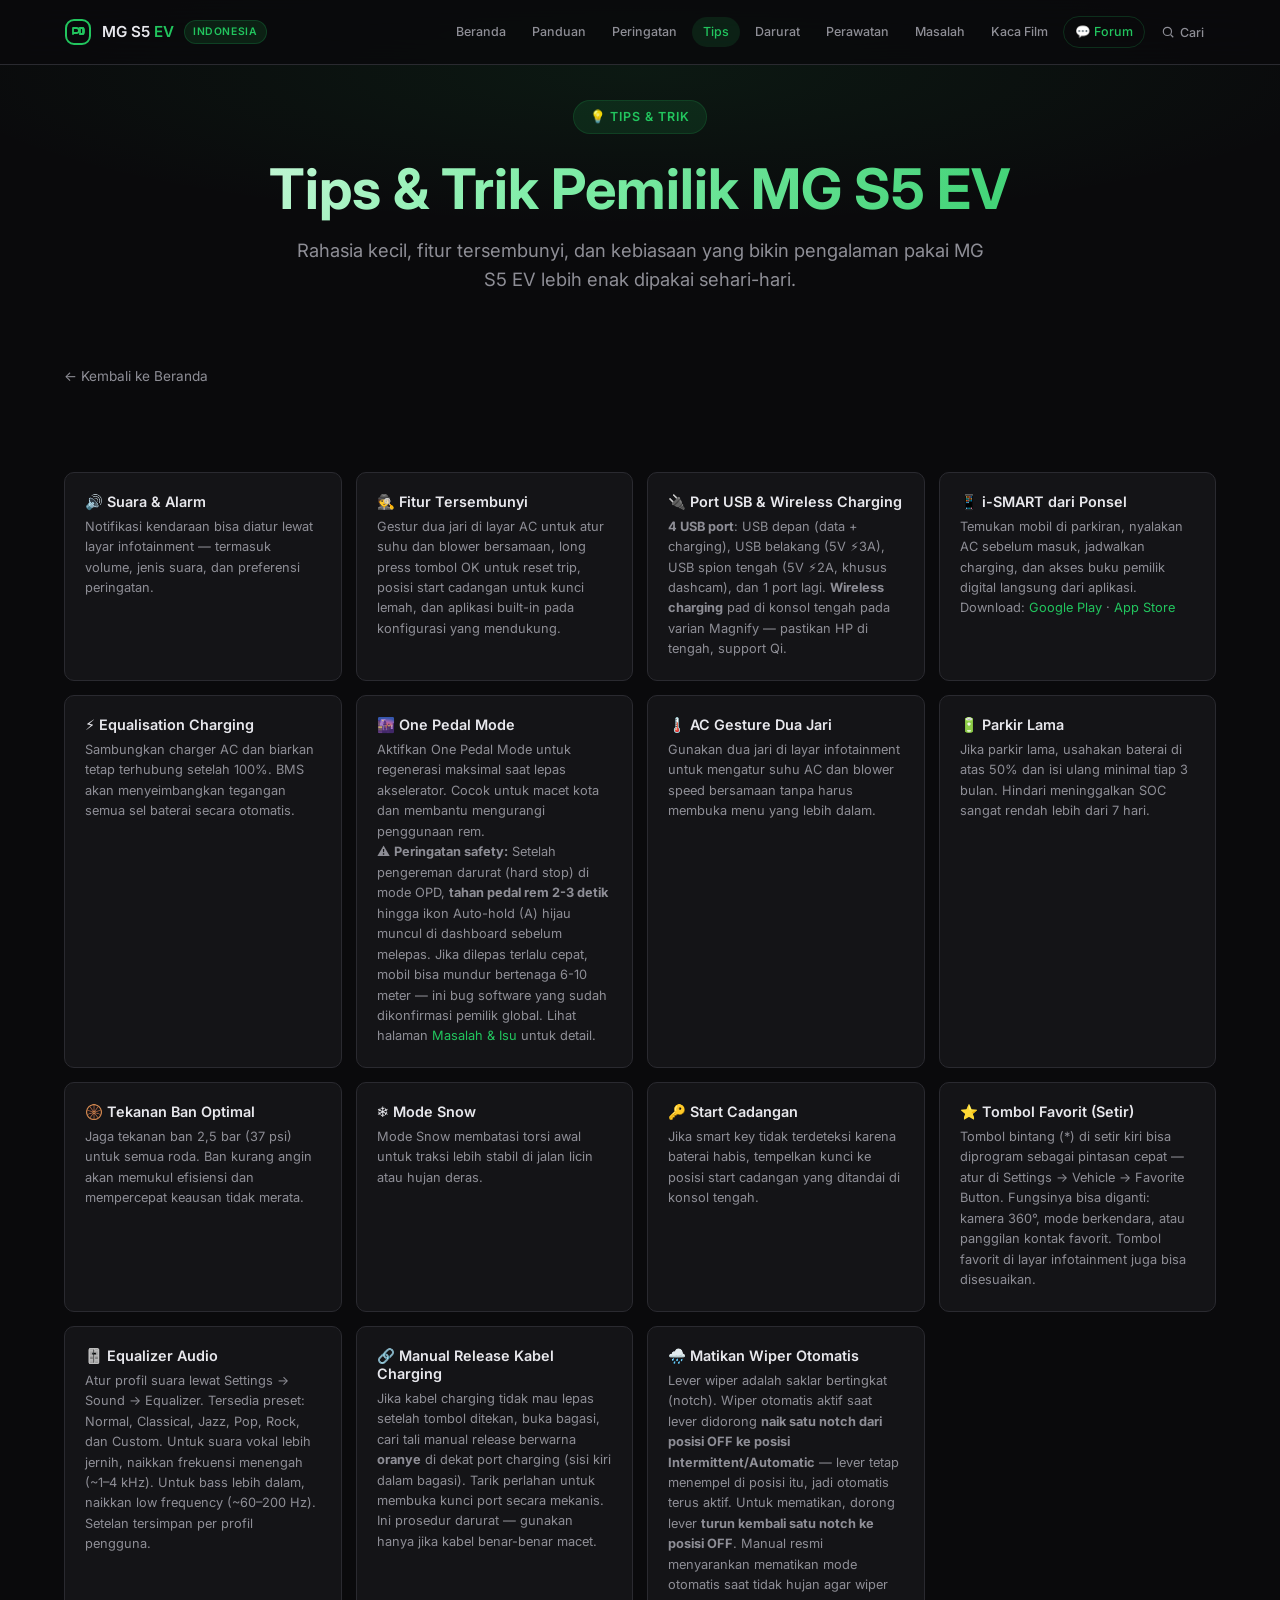
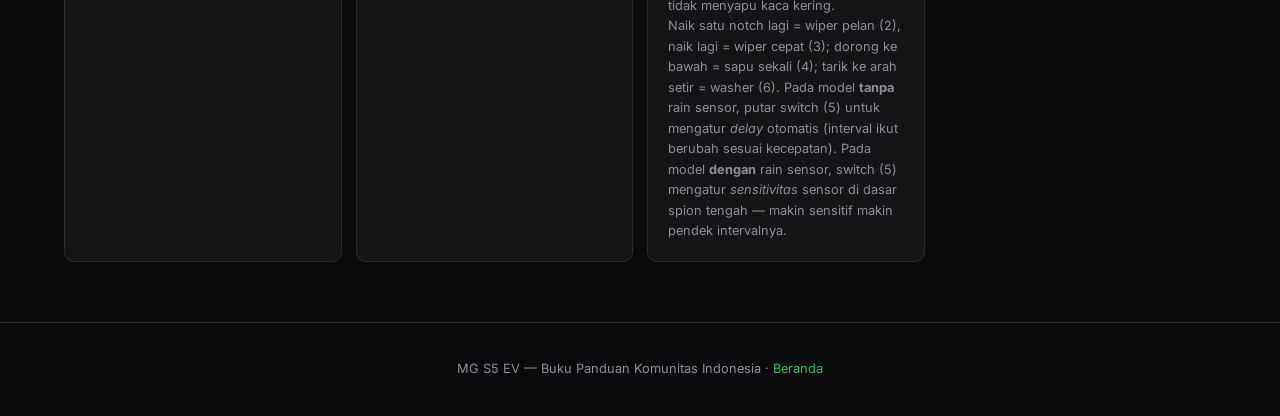
<file: tips.html>
<!DOCTYPE html>
<html lang="id">
<head>
  <meta charset="UTF-8">
  <meta name="viewport" content="width=device-width, initial-scale=1.0">
  <link rel="sitemap" type="application/xml" title="Sitemap" href="sitemap.xml">
  <title>Tips &amp; Trik — MG S5 EV Indonesia</title>
  <link rel="preconnect" href="https://fonts.googleapis.com">
  <link rel="preconnect" href="https://fonts.gstatic.com" crossorigin>
  <link href="https://fonts.googleapis.com/css2?family=Inter:wght@300;400;500;600;700;800&display=swap" rel="stylesheet">
  <link rel="stylesheet" href="style.css">
  <link rel="stylesheet" href="search.css">

  <meta name="description" content="Tips & trik MG S5 EV dari pemilik: fitur tersembunyi, kebiasaan berkendara hemat baterai, mode eco, dan cara memaksimalkan jarak tempuh.">
  <link rel="canonical" href="https://mgs5.web.id/tips.html">
  <meta property="og:type" content="website">
  <meta property="og:site_name" content="MG S5 EV Indonesia">
  <meta property="og:title" content="Tips & Trik — MG S5 EV Indonesia">
  <meta property="og:description" content="Tips & trik MG S5 EV dari pemilik: fitur tersembunyi, kebiasaan berkendara hemat baterai, mode eco, dan cara memaksimalkan jarak tempuh.">
  <meta property="og:url" content="https://mgs5.web.id/tips.html">
  <meta property="og:image" content="https://mgs5.web.id/img/og-image.png">
  <meta property="og:image:width" content="1200">
  <meta property="og:image:height" content="630">
  <meta property="og:locale" content="id_ID">
  <meta property="og:locale:alternate" content="en_US">
  <meta name="twitter:card" content="summary_large_image">
  <meta name="twitter:title" content="Tips & Trik — MG S5 EV Indonesia">
  <meta name="twitter:description" content="Tips & trik MG S5 EV dari pemilik: fitur tersembunyi, kebiasaan berkendara hemat baterai, mode eco, dan cara memaksimalkan jarak tempuh.">
  <meta name="twitter:image" content="https://mgs5.web.id/img/og-image.png">
  <script type="application/ld+json">[{"@context": "https://schema.org", "@type": "WebPage", "name": "Tips & Trik — MG S5 EV Indonesia", "url": "https://mgs5.web.id/tips.html", "description": "Tips & trik MG S5 EV dari pemilik: fitur tersembunyi, kebiasaan berkendara hemat baterai, mode eco, dan cara memaksimalkan jarak tempuh.", "inLanguage": "id-ID", "isPartOf": {"@type": "WebSite", "name": "MG S5 EV Indonesia", "url": "https://mgs5.web.id/"}}]</script>
</head>
<body>

<nav role="navigation" aria-label="Navigasi utama">
  <div class="container">
    <div class="nav-brand">
      <svg width="28" height="28" viewBox="0 0 28 28" fill="none" aria-hidden="true">
        <rect x="2" y="2" width="24" height="24" rx="8" stroke="#22c55e" stroke-width="2" fill="none"/>
        <path d="M9 16V10h3.5a2.5 2.5 0 0 1 0 5H9m10-5v6" stroke="#22c55e" stroke-width="1.8" stroke-linecap="round" stroke-linejoin="round"/>
        <path d="M20 12a2 2 0 0 0-2-2h-2v6h2a2 2 0 0 0 2-2v-2Z" stroke="#22c55e" stroke-width="1.8" stroke-linecap="round"/>
      </svg>
      <span>MG S5 <span class="brand-accent">EV</span></span>
      <span class="nav-badge">Indonesia</span>
    </div>
    <div class="nav-menu">
      <button type="button" id="nav-toggle-tips" class="nav-toggle" aria-expanded="false" aria-controls="nav-links-tips" aria-label="Buka navigasi">
        <span class="nav-toggle-bars" aria-hidden="true"><span></span><span></span><span></span></span>
      </button>
      <div class="nav-links" id="nav-links-tips">
        <a href="index.html">Beranda</a>
        <a href="panduan.html">Panduan</a>
        <a href="peringatan.html">Peringatan</a>
        <a href="tips.html" class="active">Tips</a>
        <a href="darurat.html">Darurat</a>
        <a href="perawatan.html">Perawatan</a>
        <a href="masalah.html">Masalah</a>
        <a href="kacafilm.html">Kaca Film</a>
        <a href="https://mgs5.flarum.cloud" target="_blank" rel="noopener" class="forum-link">💬 Forum</a>
<button type="button" class="search-toggle" data-search-open aria-haspopup="dialog" aria-expanded="false" aria-label="Buka pencarian"><svg viewBox="0 0 24 24" fill="none" stroke="currentColor" stroke-width="2" aria-hidden="true"><circle cx="11" cy="11" r="7" /><path d="M21 21l-4.3-4.3" /></svg> Cari</button>
      </div>
    </div>
  </div>
</nav>

<header class="hero hero-sm">
  <div class="container">
    <div class="hero-tag">💡 Tips &amp; Trik</div>
    <h1>Tips &amp; Trik Pemilik MG S5 EV</h1>
    <p class="hero-sub">Rahasia kecil, fitur tersembunyi, dan kebiasaan yang bikin pengalaman pakai MG S5 EV lebih enak dipakai sehari-hari.</p>
  </div>
</header>

<div class="container">
  <a href="index.html" class="back-link">← Kembali ke Beranda</a>
</div>

<section class="section section-tight">
  <div class="container">
    <div class="tips-grid">
      <div class="tip-card"><h2 id="suara-amp-alarm">🔊 Suara &amp; Alarm</h2><p>Notifikasi kendaraan bisa diatur lewat layar infotainment — termasuk volume, jenis suara, dan preferensi peringatan.</p></div>
      <div class="tip-card"><h2 id="fitur-tersembunyi">🕵️ Fitur Tersembunyi</h2><p>Gestur dua jari di layar AC untuk atur suhu dan blower bersamaan, long press tombol OK untuk reset trip, posisi start cadangan untuk kunci lemah, dan aplikasi built-in pada konfigurasi yang mendukung.</p></div>
      <div class="tip-card"><h2 id="port-usb-amp-wireless-charging">🔌 Port USB &amp; Wireless Charging</h2><p><strong>4 USB port</strong>: USB depan (data + charging), USB belakang (5V ⚡3A), USB spion tengah (5V ⚡2A, khusus dashcam), dan 1 port lagi. <strong>Wireless charging</strong> pad di konsol tengah pada varian Magnify — pastikan HP di tengah, support Qi.</p></div>
      <div class="tip-card"><h2 id="i-smart-dari-ponsel">📱 i-SMART dari Ponsel</h2><p>Temukan mobil di parkiran, nyalakan AC sebelum masuk, jadwalkan charging, dan akses buku pemilik digital langsung dari aplikasi. Download: <a href="https://play.google.com/store/apps/details?id=com.saicmotor.iov.indonesian" target="_blank" rel="noopener">Google Play</a> · <a href="https://apps.apple.com/id/app/mg-i-smart/id1560301186" target="_blank" rel="noopener">App Store</a></p></div>
      <div class="tip-card"><h2 id="equalisation-charging">⚡ Equalisation Charging</h2><p>Sambungkan charger AC dan biarkan tetap terhubung setelah 100%. BMS akan menyeimbangkan tegangan semua sel baterai secara otomatis.</p></div>
      <div class="tip-card"><h2 id="one-pedal-mode">🌆 One Pedal Mode</h2><p>Aktifkan One Pedal Mode untuk regenerasi maksimal saat lepas akselerator. Cocok untuk macet kota dan membantu mengurangi penggunaan rem.</p><p>⚠️ <strong>Peringatan safety:</strong> Setelah pengereman darurat (hard stop) di mode OPD, <strong>tahan pedal rem 2-3 detik</strong> hingga ikon Auto-hold (A) hijau muncul di dashboard sebelum melepas. Jika dilepas terlalu cepat, mobil bisa mundur bertenaga 6-10 meter — ini bug software yang sudah dikonfirmasi pemilik global. Lihat halaman <a href="masalah.html">Masalah & Isu</a> untuk detail.</p></div>
      <div class="tip-card"><h2 id="ac-gesture-dua-jari">🌡️ AC Gesture Dua Jari</h2><p>Gunakan dua jari di layar infotainment untuk mengatur suhu AC dan blower speed bersamaan tanpa harus membuka menu yang lebih dalam.</p></div>
      <div class="tip-card"><h2 id="parkir-lama">🔋 Parkir Lama</h2><p>Jika parkir lama, usahakan baterai di atas 50% dan isi ulang minimal tiap 3 bulan. Hindari meninggalkan SOC sangat rendah lebih dari 7 hari.</p></div>
      <div class="tip-card"><h2 id="tekanan-ban-optimal">🛞 Tekanan Ban Optimal</h2><p>Jaga tekanan ban 2,5 bar (37 psi) untuk semua roda. Ban kurang angin akan memukul efisiensi dan mempercepat keausan tidak merata.</p></div>
      <div class="tip-card"><h2 id="mode-snow">❄️ Mode Snow</h2><p>Mode Snow membatasi torsi awal untuk traksi lebih stabil di jalan licin atau hujan deras.</p></div>
      <div class="tip-card"><h2 id="start-cadangan">🔑 Start Cadangan</h2><p>Jika smart key tidak terdeteksi karena baterai habis, tempelkan kunci ke posisi start cadangan yang ditandai di konsol tengah.</p></div>
      <div class="tip-card"><h2 id="tombol-favorit-setir">⭐ Tombol Favorit (Setir)</h2><p>Tombol bintang (*) di setir kiri bisa diprogram sebagai pintasan cepat — atur di Settings → Vehicle → Favorite Button. Fungsinya bisa diganti: kamera 360°, mode berkendara, atau panggilan kontak favorit. Tombol favorit di layar infotainment juga bisa disesuaikan.</p></div>
      <div class="tip-card"><h2 id="equalizer-audio">🎚️ Equalizer Audio</h2><p>Atur profil suara lewat Settings → Sound → Equalizer. Tersedia preset: Normal, Classical, Jazz, Pop, Rock, dan Custom. Untuk suara vokal lebih jernih, naikkan frekuensi menengah (~1–4 kHz). Untuk bass lebih dalam, naikkan low frequency (~60–200 Hz). Setelan tersimpan per profil pengguna.</p></div>
      <div class="tip-card"><h2 id="manual-release-kabel-charging">🔗 Manual Release Kabel Charging</h2><p>Jika kabel charging tidak mau lepas setelah tombol ditekan, buka bagasi, cari tali manual release berwarna <strong>oranye</strong> di dekat port charging (sisi kiri dalam bagasi). Tarik perlahan untuk membuka kunci port secara mekanis. Ini prosedur darurat — gunakan hanya jika kabel benar-benar macet.</p></div>
      <div class="tip-card"><h2 id="matikan-wiper-otomatis">🌧️ Matikan Wiper Otomatis</h2><p>Lever wiper adalah saklar bertingkat (notch). Wiper otomatis aktif saat lever didorong <strong>naik satu notch dari posisi OFF ke posisi Intermittent/Automatic</strong> — lever tetap menempel di posisi itu, jadi otomatis terus aktif. Untuk mematikan, dorong lever <strong>turun kembali satu notch ke posisi OFF</strong>. Manual resmi menyarankan mematikan mode otomatis saat tidak hujan agar wiper tidak menyapu kaca kering.</p><p>Naik satu notch lagi = wiper pelan (2), naik lagi = wiper cepat (3); dorong ke bawah = sapu sekali (4); tarik ke arah setir = washer (6). Pada model <strong>tanpa</strong> rain sensor, putar switch (5) untuk mengatur <em>delay</em> otomatis (interval ikut berubah sesuai kecepatan). Pada model <strong>dengan</strong> rain sensor, switch (5) mengatur <em>sensitivitas</em> sensor di dasar spion tengah — makin sensitif makin pendek intervalnya.</p></div>
    </div>
  </div>
</section>

<footer role="contentinfo">
  <div class="container">
    <p>MG S5 EV — Buku Panduan Komunitas Indonesia · <a href="index.html">Beranda</a></p>
  </div>
</footer>

<div class="search-modal" id="search-modal" role="dialog" aria-modal="true" aria-hidden="true" aria-label="Pencarian situs">
  <div class="search-modal-panel">
    <div class="search-modal-head">
      <span class="sm-title">🔍 Cari di panduan MG S5 EV</span>
      <button type="button" class="search-modal-close" id="search-modal-close" aria-label="Tutup pencarian">&times;</button>
    </div>
    <div id="search-modal-panel"></div>
  </div>
</div>
<script src="search.js"></script>
</body>
</html>
</file>
<file: style.css>
/* ===== MG S5 EV Community Manual - Shared Styles ===== */
*, *::before, *::after { box-sizing: border-box; margin: 0; padding: 0; }
html { scroll-behavior: smooth; scroll-padding-top: 80px; }
body {
  font-family: "Inter", system-ui, -apple-system, sans-serif;
  background: #0a0a0c;
  color: #e8e8ed;
  line-height: 1.6;
  -webkit-font-smoothing: antialiased;
}
::selection { background: rgba(34, 197, 94, 0.3); color: #fff; }
:focus-visible { outline: 2px solid #22c55e; outline-offset: 2px; border-radius: 4px; }

:root {
  --bg: #0a0a0c;
  --surface: #141417;
  --surface-2: #1c1c21;
  --border: #2a2a30;
  --text: #e8e8ed;
  --muted: #8e8e96;
  --accent: #22c55e;
  --accent-dim: rgba(34, 197, 94, 0.12);
  --radius-sm: 6px;
  --radius-md: 10px;
  --radius-lg: 16px;
  --shadow-card: 0 1px 3px rgba(0, 0, 0, 0.4);
  --shadow-raised: 0 4px 12px rgba(0, 0, 0, 0.5);
  --max-width: 1200px;
}

h1, h2, h3, h4 { font-weight: 600; line-height: 1.25; }
h1 { font-size: clamp(2rem, 5vw, 3.5rem); font-weight: 700; }
h2 { font-size: clamp(1.4rem, 3vw, 2rem); margin-top: 2rem; }
h3 { font-size: clamp(1.1rem, 2vw, 1.35rem); color: var(--text); }
h4 { font-size: 1rem; color: var(--text); }
p, li { font-size: 0.95rem; color: var(--muted); line-height: 1.6; }
a { color: var(--accent); text-decoration: none; transition: color 0.15s; }
a:hover { color: #16a34a; }

.container { max-width: var(--max-width); margin: 0 auto; padding: 0 24px; }
.brand-accent, .accent-text { color: var(--accent); }
.center { text-align: center; }
.section-tight { padding-top: 0; }
.section-top-sm { padding-top: 24px; }
.mb-0 { margin-bottom: 0; }
.mt-8 { margin-top: 8px; }
.mt-12 { margin-top: 12px; }
.mt-24 { margin-top: 24px; }
.muted-note { font-size: 0.75rem; color: var(--muted); text-align: center; }
.strong-note { color: var(--text); font-weight: 600; }
.accent-value { color: var(--accent); font-weight: 700; }

nav {
  position: fixed;
  top: 0;
  inset-inline: 0;
  z-index: 100;
  background: rgba(10, 10, 12, 0.85);
  backdrop-filter: blur(16px) saturate(1.4);
  -webkit-backdrop-filter: blur(16px) saturate(1.4);
  border-bottom: 1px solid var(--border);
}
nav .container { display: flex; align-items: center; justify-content: space-between; min-height: 64px; }
.nav-brand { display: flex; align-items: center; gap: 10px; font-weight: 600; font-size: 0.95rem; color: var(--text); }
.nav-menu { display: flex; align-items: center; }
.nav-toggle {
  display: none;
  align-items: center;
  justify-content: center;
  width: 42px;
  height: 42px;
  border: 1px solid var(--border);
  border-radius: 10px;
  background: var(--surface);
  color: var(--text);
  cursor: pointer;
}
.nav-toggle-bars {
  display: inline-flex;
  flex-direction: column;
  gap: 4px;
}
.nav-toggle-bars span {
  width: 16px;
  height: 2px;
  border-radius: 999px;
  background: currentColor;
}
.nav-badge {
  font-size: 0.65rem;
  font-weight: 600;
  text-transform: uppercase;
  letter-spacing: 0.06em;
  padding: 3px 8px;
  border-radius: 100px;
  background: var(--accent-dim);
  color: var(--accent);
  border: 1px solid rgba(34, 197, 94, 0.2);
}
.nav-links { display: flex; gap: 4px; align-items: center; flex-wrap: wrap; }
.nav-links a {
  color: var(--muted);
  font-size: 0.78rem;
  font-weight: 500;
  padding: 5px 11px;
  border-radius: 100px;
  transition: all 0.15s;
  white-space: nowrap;
}
.nav-links a:hover,
.nav-links a.active { color: var(--text); background: var(--surface-2); }
.nav-links a.active { color: var(--accent); background: var(--accent-dim); }
.forum-link {
  color: var(--accent) !important;
  border: 1px solid rgba(34, 197, 94, 0.2);
}

.hero { padding: 140px 0 60px; text-align: center; position: relative; overflow: hidden; }
.hero::before {
  content: "";
  position: absolute;
  inset: 0;
  background: radial-gradient(ellipse 80% 60% at 50% 20%, rgba(34, 197, 94, 0.08), transparent 70%);
  pointer-events: none;
}
.hero-sm { padding: 100px 0 40px; }
.hero-tag {
  display: inline-flex;
  align-items: center;
  gap: 6px;
  font-size: 0.78rem;
  font-weight: 600;
  text-transform: uppercase;
  letter-spacing: 0.08em;
  padding: 6px 16px;
  border-radius: 100px;
  background: var(--accent-dim);
  color: var(--accent);
  border: 1px solid rgba(34, 197, 94, 0.15);
  margin-bottom: 20px;
}
.hero h1 {
  margin-bottom: 12px;
  background: linear-gradient(135deg, #f0fdf4 0%, #86efac 40%, #22c55e 100%);
  -webkit-background-clip: text;
  -webkit-text-fill-color: transparent;
  background-clip: text;
}
.hero-sub { font-size: clamp(1rem, 2vw, 1.15rem); max-width: 700px; margin: 0 auto 28px; color: var(--muted); }
.hero-stats { display: flex; justify-content: center; gap: 40px; flex-wrap: wrap; }
.hero-stat { text-align: center; }
.hero-stat-val { font-size: 1.5rem; font-weight: 700; color: var(--text); }
.hero-stat-lbl { font-size: 0.8rem; color: var(--muted); margin-top: 2px; }

.section { padding: 60px 0; }
.section-header { text-align: center; margin-bottom: 40px; }
.section-header h2 { margin-top: 0; }
.section-header p { max-width: 620px; margin: 10px auto 0; }

.disclaimer-card {
  max-width: 780px;
  margin: -20px auto 48px;
  padding: 18px 26px;
  border-radius: var(--radius-md);
  background: rgba(234, 179, 8, 0.06);
  border: 1px solid rgba(234, 179, 8, 0.15);
}
.disclaimer-card p { font-size: 0.85rem; color: #a3a3a3; }
.disclaimer-card strong { color: #facc15; font-weight: 600; }

.card {
  background: var(--surface);
  border: 1px solid var(--border);
  border-radius: var(--radius-lg);
  padding: 24px;
  transition: all 0.2s;
}
.card:hover { border-color: rgba(34, 197, 94, 0.25); background: var(--surface-2); }
.card .label {
  font-size: 0.7rem;
  font-weight: 700;
  text-transform: uppercase;
  letter-spacing: 0.08em;
  color: var(--accent);
  margin-bottom: 8px;
}
.card p { font-size: 0.85rem; margin-bottom: 6px; }
.card ul { list-style: none; }
.card ul li { font-size: 0.82rem; color: var(--muted); padding: 3px 0; }

.quick-nav {
  display: grid;
  grid-template-columns: repeat(auto-fit, minmax(180px, 1fr));
  gap: 12px;
  margin-bottom: 48px;
}
.quick-nav-card {
  display: block;
  text-align: center;
  padding: 24px 16px;
}
.quick-nav-icon { font-size: 1.8rem; margin-bottom: 8px; }
.quick-nav-title { font-weight: 600; color: var(--text); font-size: 0.9rem; }
.quick-nav-meta { font-size: 0.75rem; color: var(--muted); margin-top: 4px; }
.quick-nav-card.is-forum { border-color: rgba(34, 197, 94, 0.2); }

.action-row {
  margin-top: 20px;
  display: flex;
  justify-content: center;
  gap: 12px;
  flex-wrap: wrap;
}
.pill-link {
  display: inline-flex;
  align-items: center;
  gap: 10px;
  padding: 12px 24px;
  font-size: 0.9rem;
  font-weight: 600;
  color: var(--accent);
  background: var(--accent-dim);
  border: 1px solid rgba(34, 197, 94, 0.2);
  border-radius: 100px;
}
.pill-link.secondary {
  color: var(--text);
  background: var(--surface);
  border-color: var(--border);
  font-weight: 500;
}
.pill-link svg { flex-shrink: 0; }

.info-grid-3,
.spec-grid,
.emer-grid {
  display: grid;
  grid-template-columns: repeat(auto-fit, minmax(280px, 1fr));
  gap: 16px;
}
.spec-grid { grid-template-columns: repeat(auto-fit, minmax(300px, 1fr)); }
.chapters { display: grid; grid-template-columns: repeat(auto-fill, minmax(360px, 1fr)); gap: 20px; }
.chapter {
  background: var(--surface);
  border: 1px solid var(--border);
  border-radius: var(--radius-lg);
  padding: 28px;
  transition: all 0.2s;
}
.chapter:hover {
  border-color: rgba(34, 197, 94, 0.3);
  background: var(--surface-2);
  transform: translateY(-2px);
  box-shadow: var(--shadow-raised);
}
.chapter-num { font-size: 0.7rem; font-weight: 700; text-transform: uppercase; letter-spacing: 0.1em; color: var(--accent); margin-bottom: 8px; }
.chapter h2 { margin: 0 0 8px; font-size: 1.05rem; }
.chapter p { font-size: 0.85rem; color: var(--muted); line-height: 1.6; margin-bottom: 8px; }
.chapter ul { list-style: none; display: flex; flex-wrap: wrap; gap: 5px; }
.chapter ul li {
  font-size: 0.72rem;
  padding: 3px 10px;
  border-radius: 100px;
  background: var(--surface-2);
  color: var(--muted);
  border: 1px solid var(--border);
}

.spec-row {
  display: flex;
  justify-content: space-between;
  gap: 16px;
  padding: 5px 0;
  border-bottom: 1px solid var(--border);
  font-size: 0.85rem;
}
.spec-row:last-child { border-bottom: none; }
.spec-row .key { color: var(--muted); }
.spec-row .val { color: var(--text); font-weight: 500; text-align: right; }

.table-wrap { overflow-x: auto; margin: 16px 0; border-radius: var(--radius-md); border: 1px solid var(--border); }
table { width: 100%; border-collapse: collapse; font-size: 0.82rem; }
th, td { padding: 10px 14px; text-align: left; border-bottom: 1px solid var(--border); }
th { background: var(--surface-2); color: var(--muted); font-weight: 600; font-size: 0.75rem; text-transform: uppercase; letter-spacing: 0.05em; }
td { color: var(--text); }
tr:hover td { background: rgba(34, 197, 94, 0.04); }
td:first-child { color: var(--muted); font-weight: 500; }
.check { color: var(--accent); font-weight: 700; }
.warn { color: #eab308; font-weight: 600; font-style: italic; font-size: 0.8rem; }
.dash { color: #555; }

.swatch-list { display: flex; gap: 12px; flex-wrap: wrap; margin-top: 12px; }
.swatch-item { display: inline-flex; align-items: center; gap: 6px; }
.swatch-dot {
  width: 20px;
  height: 20px;
  border-radius: 50%;
  display: inline-block;
}
.swatch-dot.white { background: #f5f5f0; border: 1px solid #444; }
.swatch-dot.black { background: #111; border: 1px solid #555; }
.swatch-dot.gray { background: #5a5a5e; border: 1px solid #666; }
.swatch-dot.red { background: #dc2626; border: 1px solid #666; }


.fluids { display: grid; grid-template-columns: repeat(auto-fit, minmax(200px, 1fr)); gap: 12px; }
.fluid-item { background: var(--surface); border: 1px solid var(--border); border-radius: var(--radius-md); padding: 16px 20px; transition: all 0.2s; }
.fluid-item:hover { border-color: rgba(34, 197, 94, 0.25); }
.fluid-item .fname { font-size: 0.82rem; font-weight: 600; color: var(--text); margin-bottom: 4px; }
.fluid-item .fdet { font-size: 0.78rem; color: var(--muted); }
.fluid-item .fcap { font-size: 1rem; font-weight: 700; color: var(--accent); margin-top: 4px; }

.emer-grid ol { padding-left: 16px; margin-top: 8px; }
.emer-grid ol li { font-size: 0.82rem; color: var(--muted); padding: 2px 0; }
.emer-grid ul { list-style: none; margin-top: 8px; }
.emer-grid ul li { font-size: 0.82rem; color: var(--muted); padding: 4px 0; }

.tips-grid { display: grid; grid-template-columns: repeat(auto-fit, minmax(220px, 1fr)); gap: 14px; max-width: 100%; margin: 0 auto; }
.tip-card { background: var(--surface); border: 1px solid var(--border); border-radius: var(--radius-md); padding: 20px; }
.tip-card h2 { font-size: 0.9rem; margin: 0 0 6px; }
.tip-card p { font-size: 0.8rem; }

.app-grid { display: grid; grid-template-columns: repeat(auto-fit, minmax(180px, 1fr)); gap: 14px; max-width: 700px; margin: 0 auto; }
.app-grid.compact { max-width: 600px; }
.app-item { background: var(--surface); border: 1px solid var(--border); border-radius: var(--radius-md); padding: 20px 16px; text-align: center; transition: all 0.2s; }
.app-item:hover { border-color: rgba(34, 197, 94, 0.25); }
.app-item h3 { font-size: 0.9rem; margin-bottom: 4px; }
.app-item p { font-size: 0.8rem; }

.back-link { display: inline-flex; align-items: center; gap: 6px; font-size: 0.85rem; margin-bottom: 24px; color: var(--muted); }
.back-link:hover { color: var(--accent); }

.note-card {
  text-align: center;
  padding: 20px;
  max-width: 600px;
  margin: 0 auto 48px;
}

.alignment-grid {
  display: grid;
  grid-template-columns: repeat(auto-fit, minmax(200px, 1fr));
  gap: 12px;
  margin-top: 12px;
}
.align-item-title {
  font-size: 0.75rem;
  color: var(--muted);
  font-weight: 600;
}
.align-item-value {
  font-size: 0.82rem;
  color: var(--text);
}
.stack-gap-sm > * + * { margin-top: 6px; }

footer { border-top: 1px solid var(--border); padding: 36px 0; text-align: center; }
footer p { font-size: 0.8rem; color: var(--muted); }

@media (max-width: 768px) {
  .hero { padding: 120px 0 40px; }
  .hero-sm { padding: 90px 0 30px; }
  .chapters,
  .spec-grid { grid-template-columns: 1fr; }
  .hero-stats { flex-direction: column; gap: 14px; }
  nav .container { min-height: 72px; }
  .nav-brand { gap: 8px; font-size: 0.9rem; }
  .nav-brand svg { width: 24px; height: 24px; }
  .nav-badge { display: none; }
  .nav-menu {
    display: block;
    position: relative;
  }
  .nav-toggle { display: inline-flex; }
  .nav-links {
    position: absolute;
    top: calc(100% + 10px);
    right: 0;
    min-width: min(280px, calc(100vw - 48px));
    padding: 10px;
    border: 1px solid var(--border);
    border-radius: 14px;
    background: rgba(20, 20, 23, 0.98);
    box-shadow: var(--shadow-raised);
    display: none;
    flex-direction: column;
    align-items: stretch;
    gap: 6px;
  }
  .nav-menu.open .nav-links { display: flex; }
  .nav-links a {
    font-size: 0.88rem;
    padding: 10px 12px;
    border-radius: 10px;
  }
  .forum-link { text-align: center; }
}

@media (prefers-reduced-motion: reduce) {
  *, *::before, *::after { transition-duration: 0.01ms !important; animation-duration: 0.01ms !important; }
  html { scroll-behavior: auto; }
}

/* ===== Warning lamps (generated by scripts/lamps.mjs) ===== */
:root {
  --danger: #f87171;
  --danger-strong: #fca5a5;
  --danger-border: rgba(248, 113, 113, 0.35);
}
.lamp-jump { display: flex; flex-wrap: wrap; gap: 8px; margin: 24px 0 8px; }
.lamp-jump a { display: inline-flex; align-items: center; gap: 8px; min-height: 44px; padding: 0 16px; border-radius: 999px;
  border: 1px solid var(--border); background: var(--surface); color: var(--text); font-weight: 600; font-size: 0.9rem; }
.lamp-jump a span { color: var(--muted); font-weight: 500; }
.lamp-jump a.is-red { border-color: var(--danger-border); color: var(--danger-strong); }
.lamp-jump a.is-yellow { border-color: rgba(250, 204, 21, 0.35); color: #fde68a; }
.lamp-group { margin-top: 40px; }
.lamp-group > h2 { margin: 0; font-size: 1.4rem; }
.lamp-group > p { margin-top: 4px; max-width: 70ch; }
.lamp-list { display: grid; grid-template-columns: repeat(auto-fill, minmax(320px, 1fr)); gap: 12px; margin-top: 16px; }
.lamp { display: flex; gap: 14px; padding: 16px; border: 1px solid var(--border); border-radius: var(--radius-md); background: var(--surface); }
.lamp.is-red { border-color: var(--danger-border); }
.lamp-tiles { display: flex; flex-direction: column; gap: 6px; flex: none; }
.lamp-tile { display: grid; place-items: center; width: 52px; height: 52px; border-radius: 10px; background: #050506; border: 1px solid #222228; }
.lamp-tile svg { width: 34px; height: 34px; overflow: visible; }
.lamp-tile.c-red { color: #f87171; }
.lamp-tile.c-yellow { color: #facc15; }
.lamp-tile.c-green { color: #4ade80; }
.lamp-tile.c-blue { color: #60a5fa; }
.lamp-tile.c-white { color: #e8e8ed; }
.lamp-body { min-width: 0; }
.lamp-body h3 { margin: 0; font-size: 1rem; }
.lamp-en { margin-top: 2px; font-size: 0.75rem; }
.lamp dl { display: grid; grid-template-columns: auto 1fr; gap: 4px 10px; margin-top: 10px; font-size: 0.875rem; }
.lamp dt { font-weight: 600; color: var(--text); white-space: nowrap; }
.lamp dd { margin: 0; color: var(--muted); }
.lamp dd strong { color: var(--danger-strong); }
.lamp-tip { margin-top: 8px; font-size: 0.85rem; }
.lamp-source { margin: 40px 0 56px; font-size: 0.8rem; }
.lamp:target { border-color: var(--accent); box-shadow: 0 0 0 3px var(--accent-dim); }
@media (max-width: 480px) {
  .lamp-list { grid-template-columns: 1fr; }
  .lamp dl { grid-template-columns: 1fr; gap: 0 0; }
  .lamp dd { margin-bottom: 6px; }
}
</file>
<file: search.css>
/* ===== MG S5 EV — Search (Pagefind) ===== */
/* Hanya menambah area search — tidak mengubah layout lain */

/* Tombol search di navbar */
.search-toggle{
  display:inline-flex;align-items:center;gap:5px;cursor:pointer;
  color:var(--muted);font-size:.78rem;font-weight:500;
  padding:5px 11px;border-radius:100px;transition:all .15s;
  background:none;border:1px solid transparent;
  font-family:inherit;white-space:nowrap;
}
.search-toggle:hover,.search-toggle:focus-visible{color:var(--text);background:var(--surface-2)}
.search-toggle svg{width:14px;height:14px}

/* Modal / overlay pencarian */
.search-modal{
  position:fixed;inset:0;z-index:200;display:none;
  align-items:flex-start;justify-content:center;
  padding:12vh 20px 40px;background:rgba(10,10,12,.72);
  backdrop-filter:blur(6px);-webkit-backdrop-filter:blur(6px);
}
.search-modal.open{display:flex}
.search-modal-panel{
  width:100%;max-width:640px;background:var(--surface);
  border:1px solid var(--border);border-radius:var(--radius-lg);
  box-shadow:var(--shadow-raised);overflow:hidden;
}
.search-modal-panel #search-modal-panel{padding:12px 16px 16px}
.search-modal-head{
  display:flex;align-items:center;justify-content:space-between;
  padding:12px 16px;border-bottom:1px solid var(--border);
}
.search-modal-head .sm-title{font-size:.72rem;font-weight:700;text-transform:uppercase;letter-spacing:.08em;color:var(--muted)}
.search-modal-close{
  cursor:pointer;color:var(--muted);font-size:.85rem;
  background:none;border:none;font-family:inherit;padding:4px 8px;border-radius:6px;
}
.search-modal-close:hover{color:var(--text);background:var(--surface-2)}
.search-modal .pagefind-ui{margin:0;padding:12px 16px 16px}

/* Kotak search besar di halaman utama */
.hero-search{
  max-width:560px;margin:28px auto 0;
}
.hero-search .pagefind-ui{margin:0}

/* Umum: sesuaikan tombol Pagefind dgn tema gelap */
.pagefind-ui__search-input{
  background:var(--surface-2)!important;color:var(--text)!important;
  border:1px solid var(--border)!important;border-radius:var(--radius-md)!important;
  font-size:.95rem!important;
}
.pagefind-ui__search-input::placeholder{color:var(--muted)!important}
.pagefind-ui__results-area{background:transparent!important}
.pagefind-ui__message{color:var(--muted)!important;font-size:.85rem!important}
.pagefind-ui__result-title{
  color:var(--accent)!important;font-size:.98rem!important;
  text-decoration:underline!important;text-underline-offset:2px!important;
}
.pagefind-ui__result-title:hover, .pagefind-ui__result-title:focus{color:var(--accent)!important;text-decoration:underline!important}
.pagefind-ui__result-excerpt{color:var(--text)!important}
.pagefind-ui__result-excerpt mark{
  background:var(--accent)!important;color:#062b18!important;
  border-radius:3px!important;padding:0 2px!important;
}
.pagefind-ui__result-link{color:var(--accent)!important;text-decoration:underline!important;text-underline-offset:2px!important}
.pagefind-ui__result{background:var(--surface)!important;border:1px solid var(--border)!important;
  border-radius:var(--radius-md)!important;padding:12px 14px!important;margin-bottom:8px!important}
.pagefind-ui__search-clear{fill:var(--muted)!important;
  color:var(--accent)!important;border:1px solid rgba(34,197,94,.3)!important;
  border-radius:var(--radius-sm)!important;background:var(--accent-dim)!important;
  padding:4px 10px!important;font-family:inherit!important;font-size:.8rem!important}
.pagefind-ui__search-clear:hover{background:var(--accent)!important;color:#062b18!important}

@media(max-width:768px){
  .search-toggle{font-size:0;padding:6px}
  .search-toggle svg{width:16px;height:16px}
}
@media(prefers-reduced-motion:reduce){
  .search-modal{transition:none!important}
}
</file>
<file: masalah.css>
/* ===== Masalah & Isu Komunitas — MG S5 EV ===== */

.issue-header {
  margin-bottom: 20px;
}
.issue-header .issue-cat {
  font-size: 0.7rem;
  font-weight: 700;
  text-transform: uppercase;
  letter-spacing: 0.08em;
  color: var(--accent);
  margin-bottom: 6px;
  display: block;
}
.issue-header h2 {
  margin-top: 0;
}

.issue-card {
  background: var(--surface);
  border: 1px solid var(--border);
  border-radius: var(--radius-lg);
  padding: 24px;
  margin-bottom: 16px;
  transition: border-color 0.2s;
}
.issue-card:hover {
  border-color: rgba(34, 197, 94, 0.25);
}
.issue-card h3 {
  font-size: 1rem;
  margin-bottom: 8px;
}
.issue-card p {
  font-size: 0.85rem;
  margin-bottom: 8px;
}
.issue-card ul {
  list-style: none;
  margin: 8px 0;
}
.issue-card ul li {
  font-size: 0.82rem;
  color: var(--muted);
  padding: 3px 0 3px 16px;
  position: relative;
}
.issue-card ul li::before {
  content: "•";
  position: absolute;
  left: 4px;
  color: var(--accent);
}
.issue-card ol {
  margin: 8px 0;
  padding-left: 20px;
}
.issue-card ol li {
  font-size: 0.82rem;
  color: var(--muted);
  padding: 2px 0;
}

.issue-meta {
  display: flex;
  flex-wrap: wrap;
  gap: 6px;
  margin-bottom: 12px;
}
.issue-tag {
  font-size: 0.68rem;
  font-weight: 600;
  text-transform: uppercase;
  letter-spacing: 0.06em;
  padding: 3px 10px;
  border-radius: 100px;
  background: var(--surface-2);
  color: var(--muted);
  border: 1px solid var(--border);
}
.issue-tag.severity-high { background: rgba(239, 68, 68, 0.12); color: #f87171; border-color: rgba(239, 68, 68, 0.2); }
.issue-tag.severity-mid { background: rgba(234, 179, 8, 0.12); color: #facc15; border-color: rgba(234, 179, 8, 0.2); }
.issue-tag.severity-low { background: rgba(34, 197, 94, 0.1); color: #4ade80; border-color: rgba(34, 197, 94, 0.2); }
.issue-tag.severity-critical { background: rgba(220, 38, 38, 0.15); color: #ef4444; border-color: rgba(220, 38, 38, 0.25); }

.issue-note {
  font-size: 0.82rem;
  color: var(--muted);
  background: rgba(34, 197, 94, 0.06);
  border: 1px solid rgba(34, 197, 94, 0.12);
  border-radius: var(--radius-md);
  padding: 12px 16px;
  margin-top: 12px;
}

.is-recall {
  border-color: rgba(220, 38, 38, 0.2);
  background: rgba(220, 38, 38, 0.04);
}
.is-recall:hover {
  border-color: rgba(220, 38, 38, 0.35);
}
.recall-badge {
  display: inline-block;
  font-size: 0.7rem;
  font-weight: 700;
  text-transform: uppercase;
  letter-spacing: 0.08em;
  padding: 4px 12px;
  border-radius: 6px;
  background: rgba(220, 38, 38, 0.15);
  color: #ef4444;
  border: 1px solid rgba(220, 38, 38, 0.25);
  margin-bottom: 12px;
}

.section-intro {
  max-width: 640px;
  margin-bottom: 24px;
  font-size: 0.88rem;
}

.trouble-grid {
  display: grid;
  grid-template-columns: repeat(auto-fill, minmax(340px, 1fr));
  gap: 14px;
}
.trouble-item ol li {
  list-style-type: decimal;
}
.trouble-item ol li::before {
  display: none;
}

@media (max-width: 768px) {
  .trouble-grid {
    grid-template-columns: 1fr;
  }
}
</file>
